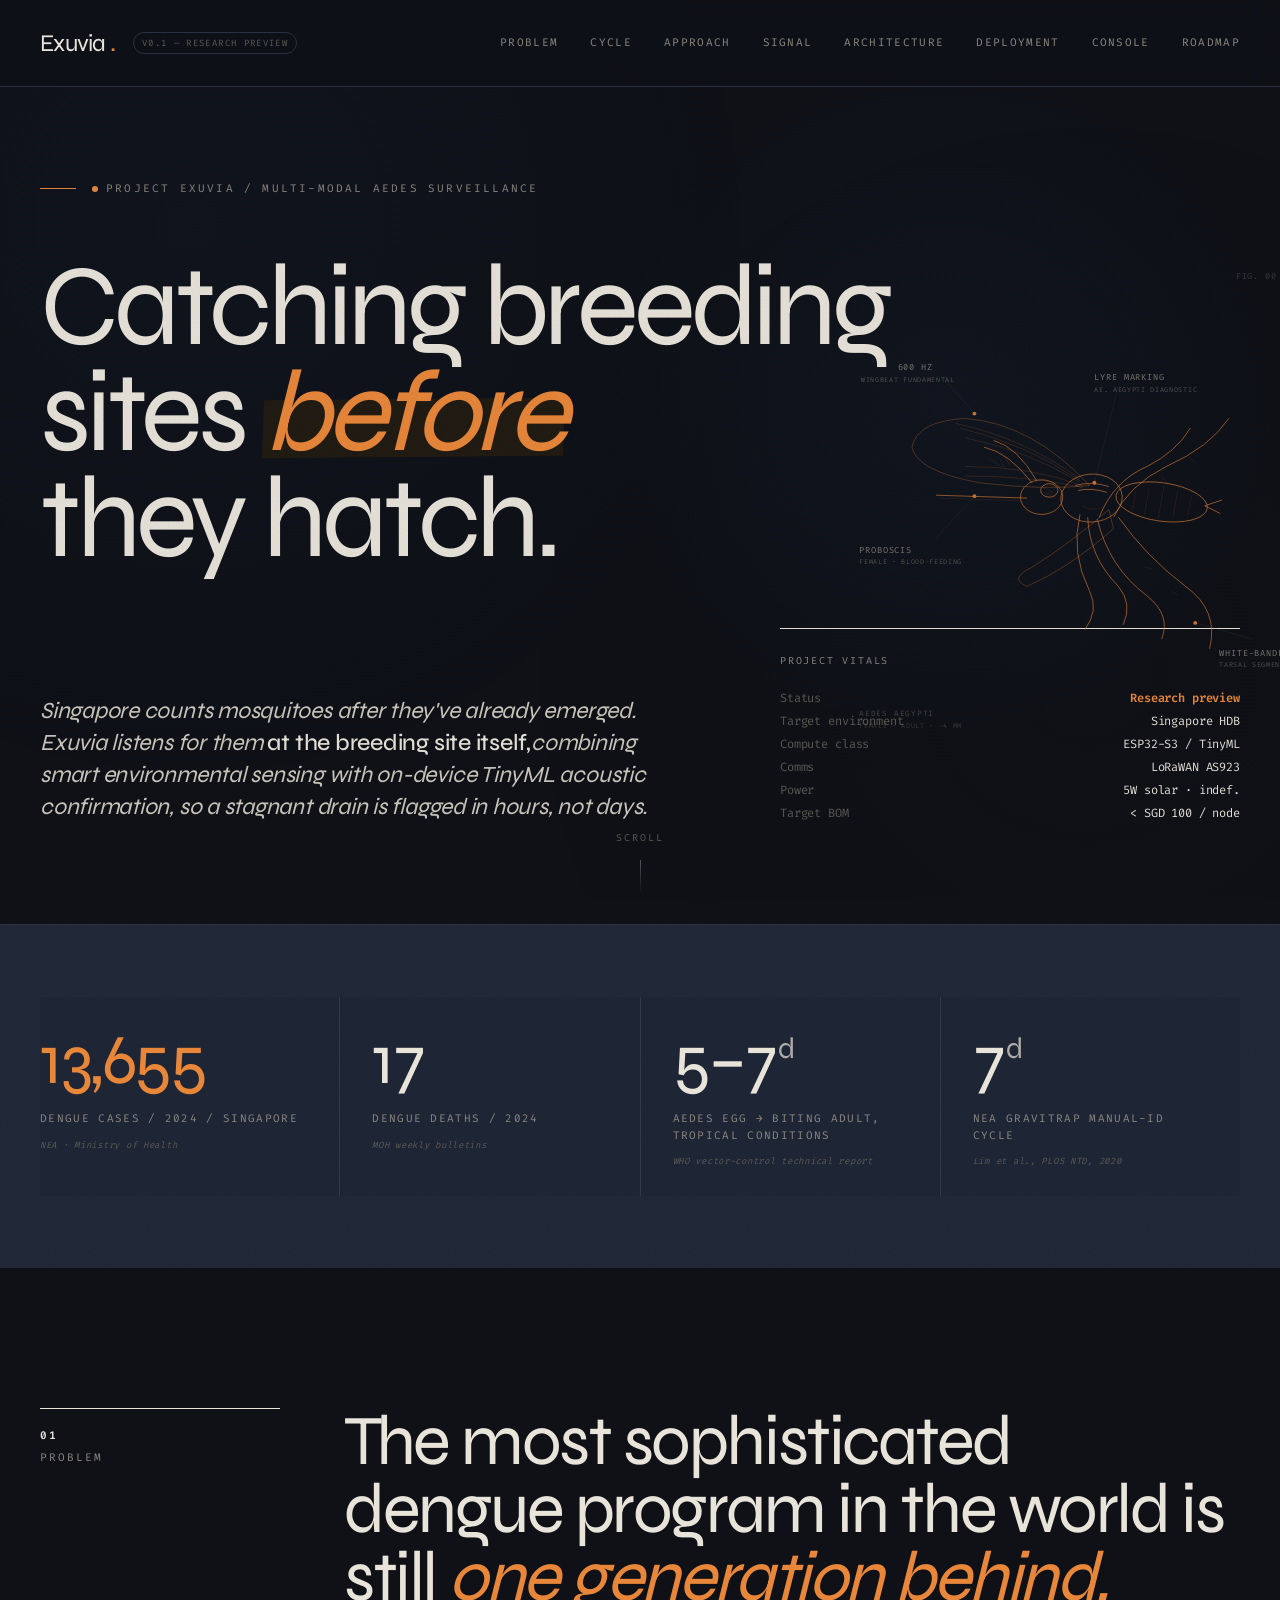
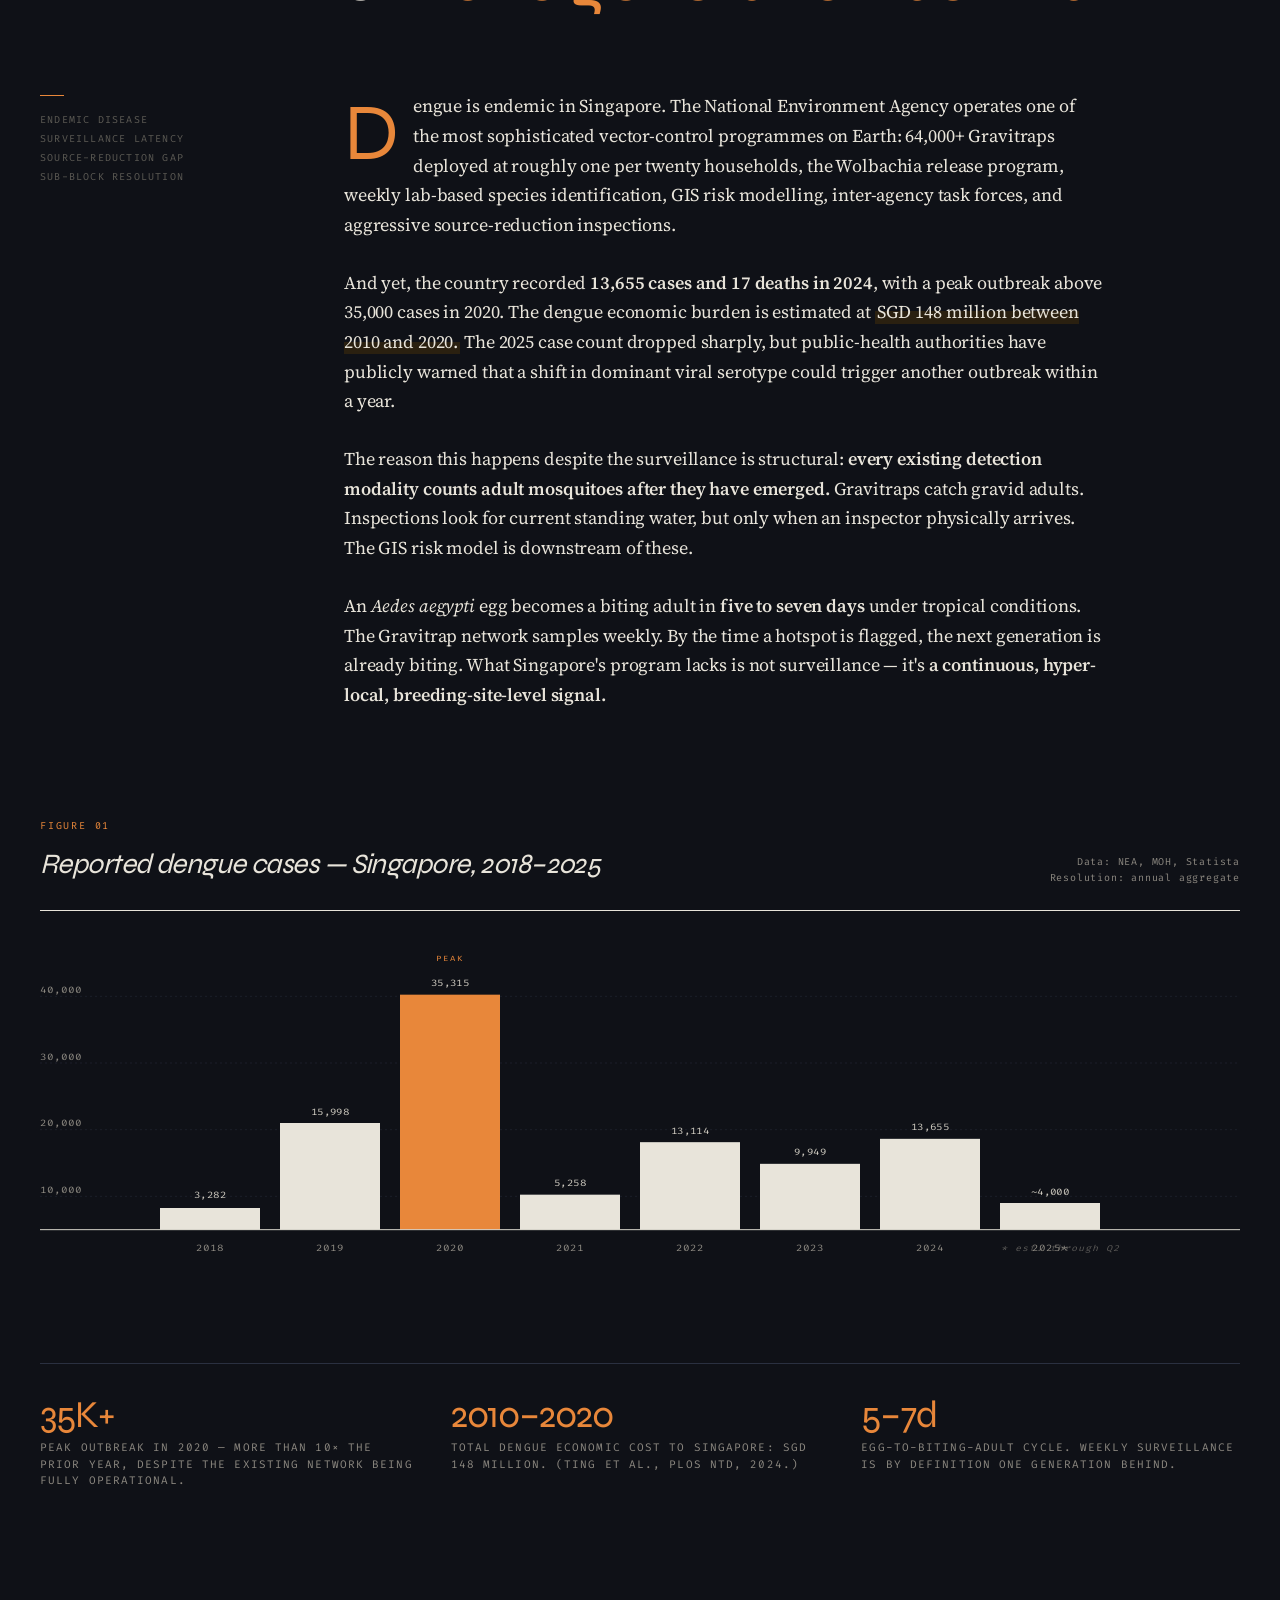
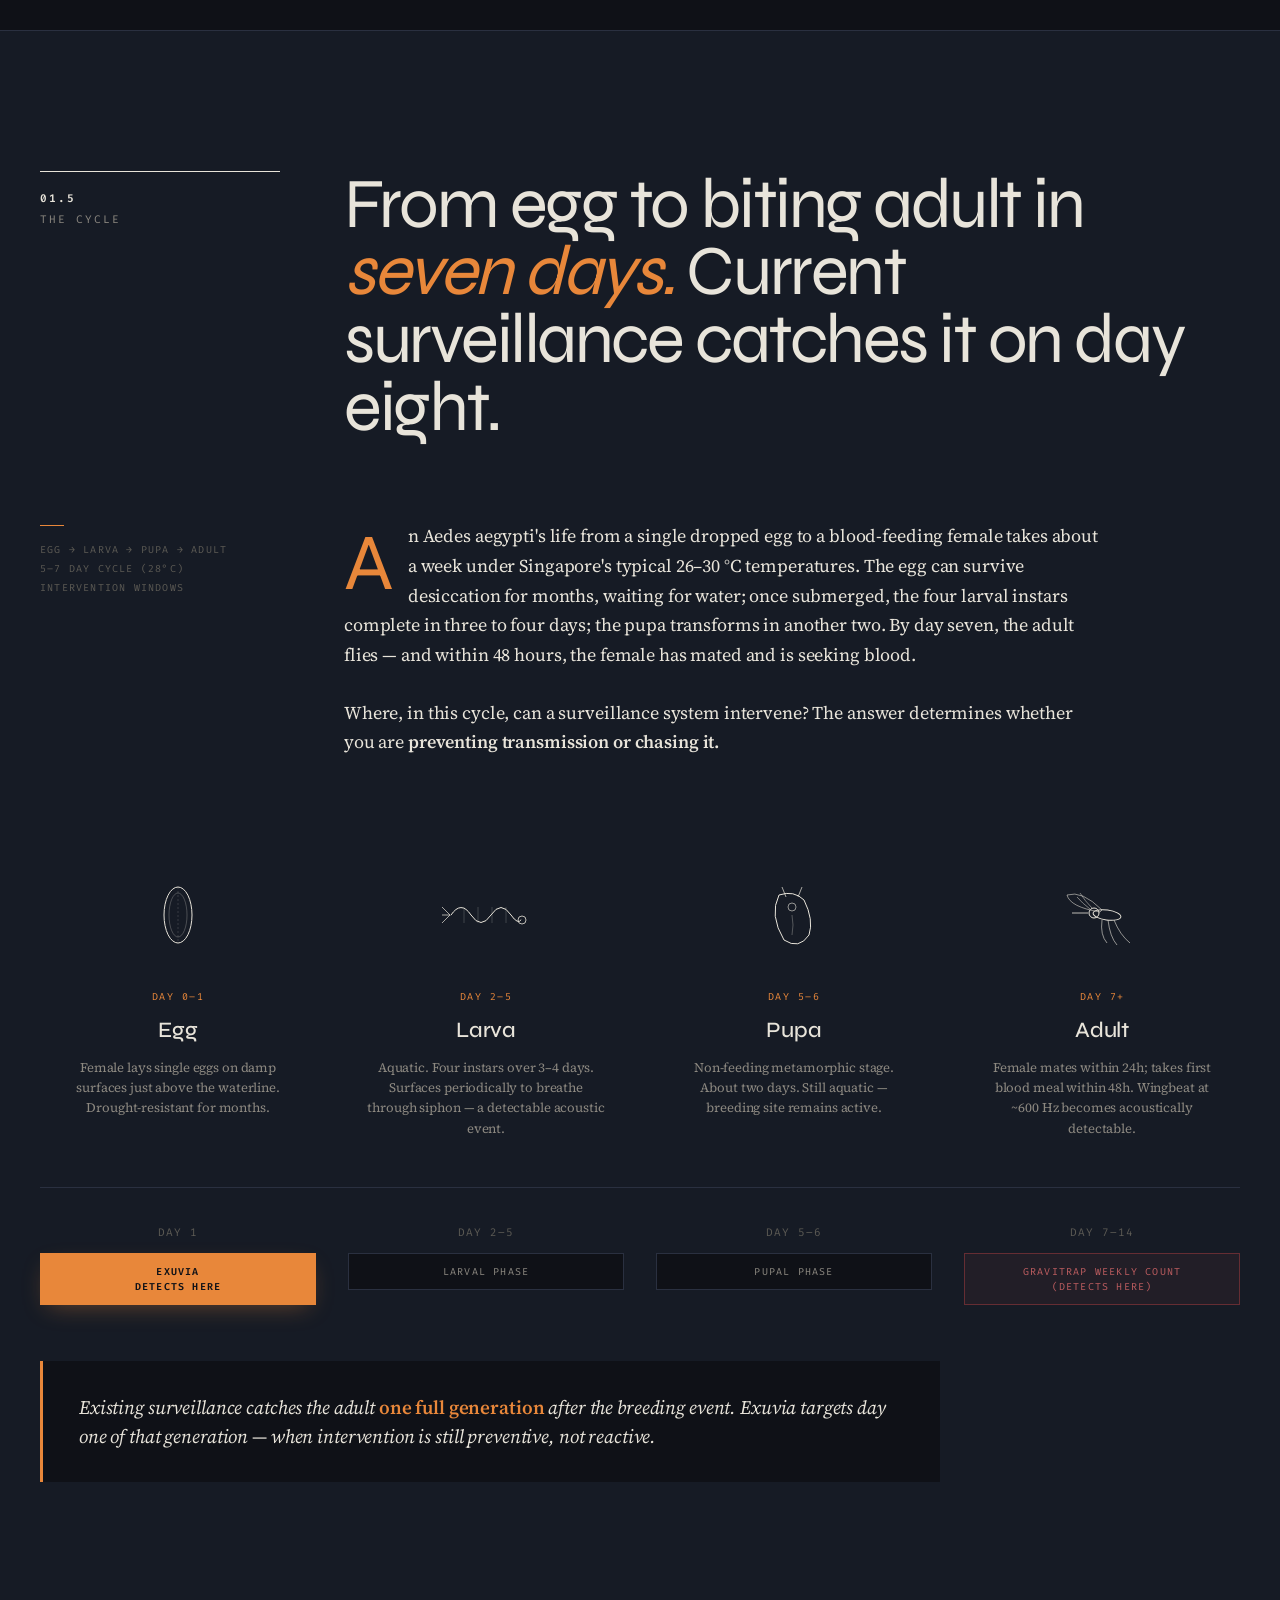
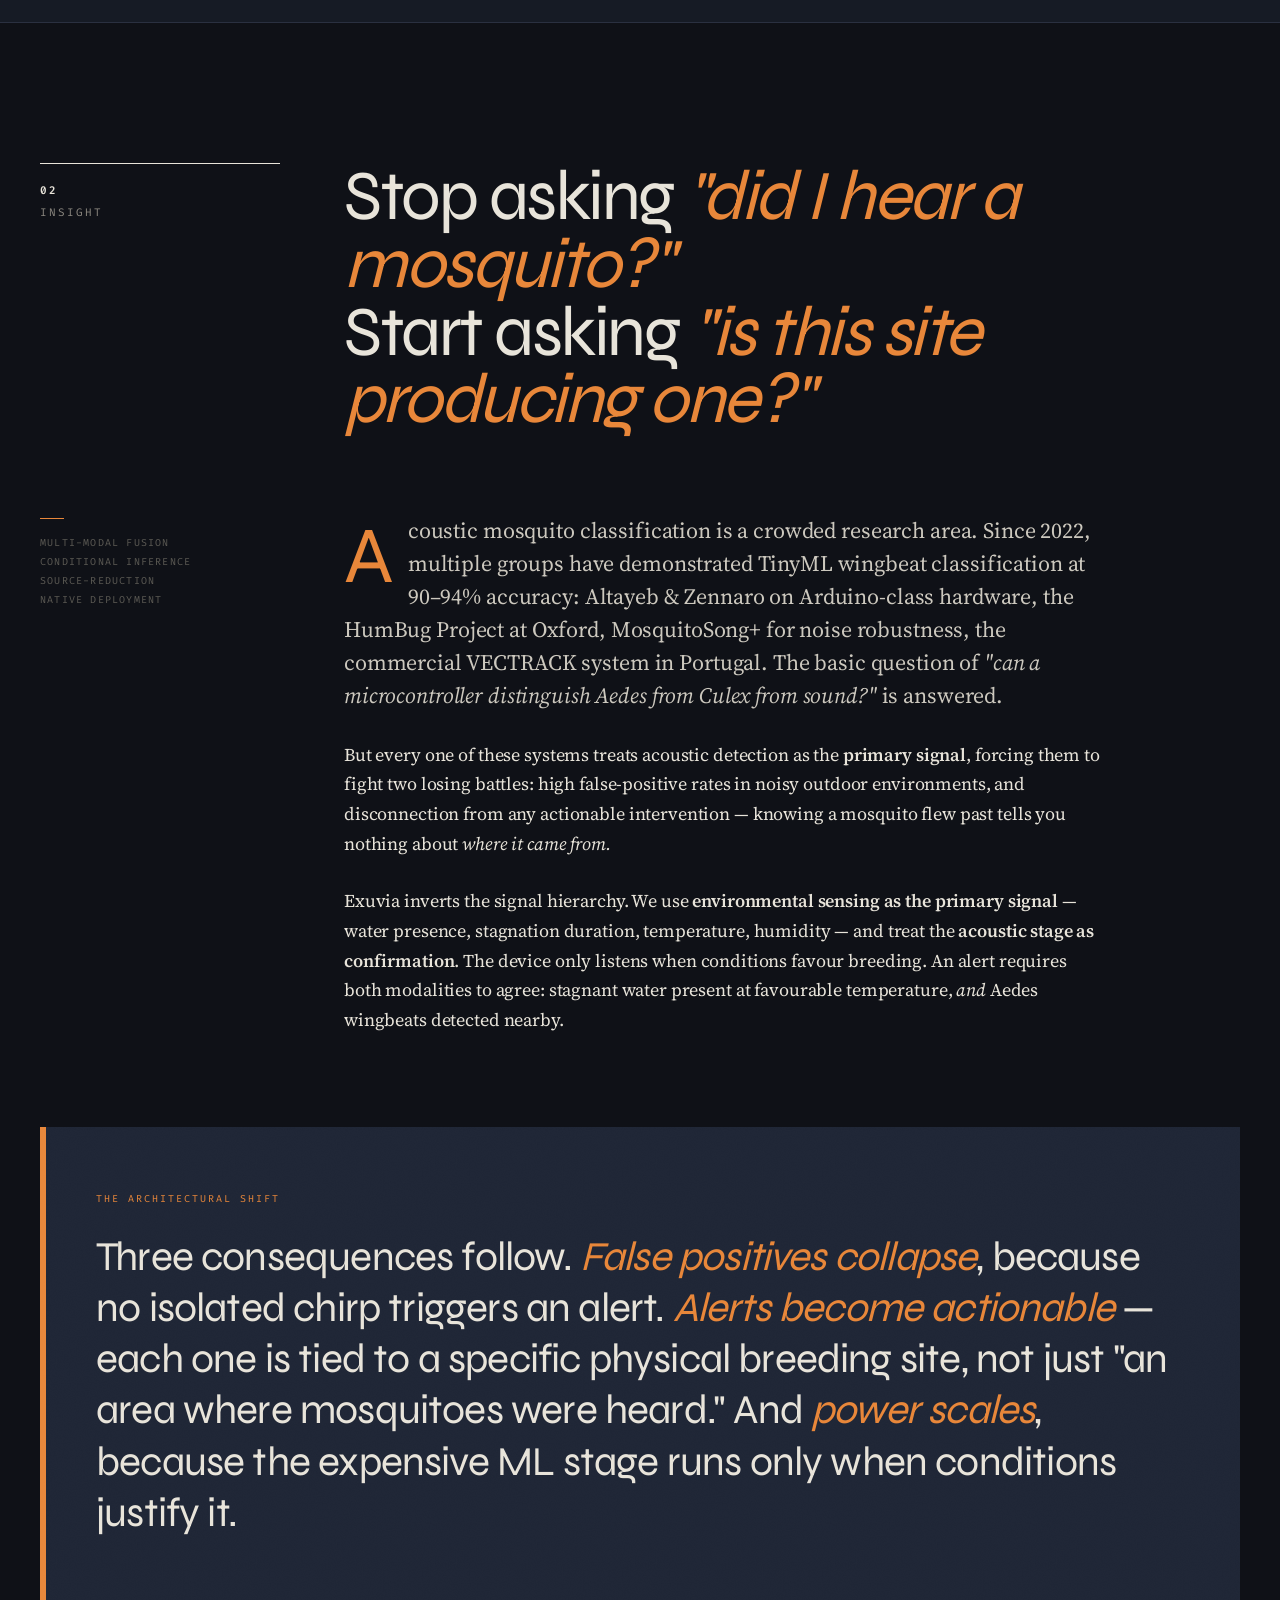
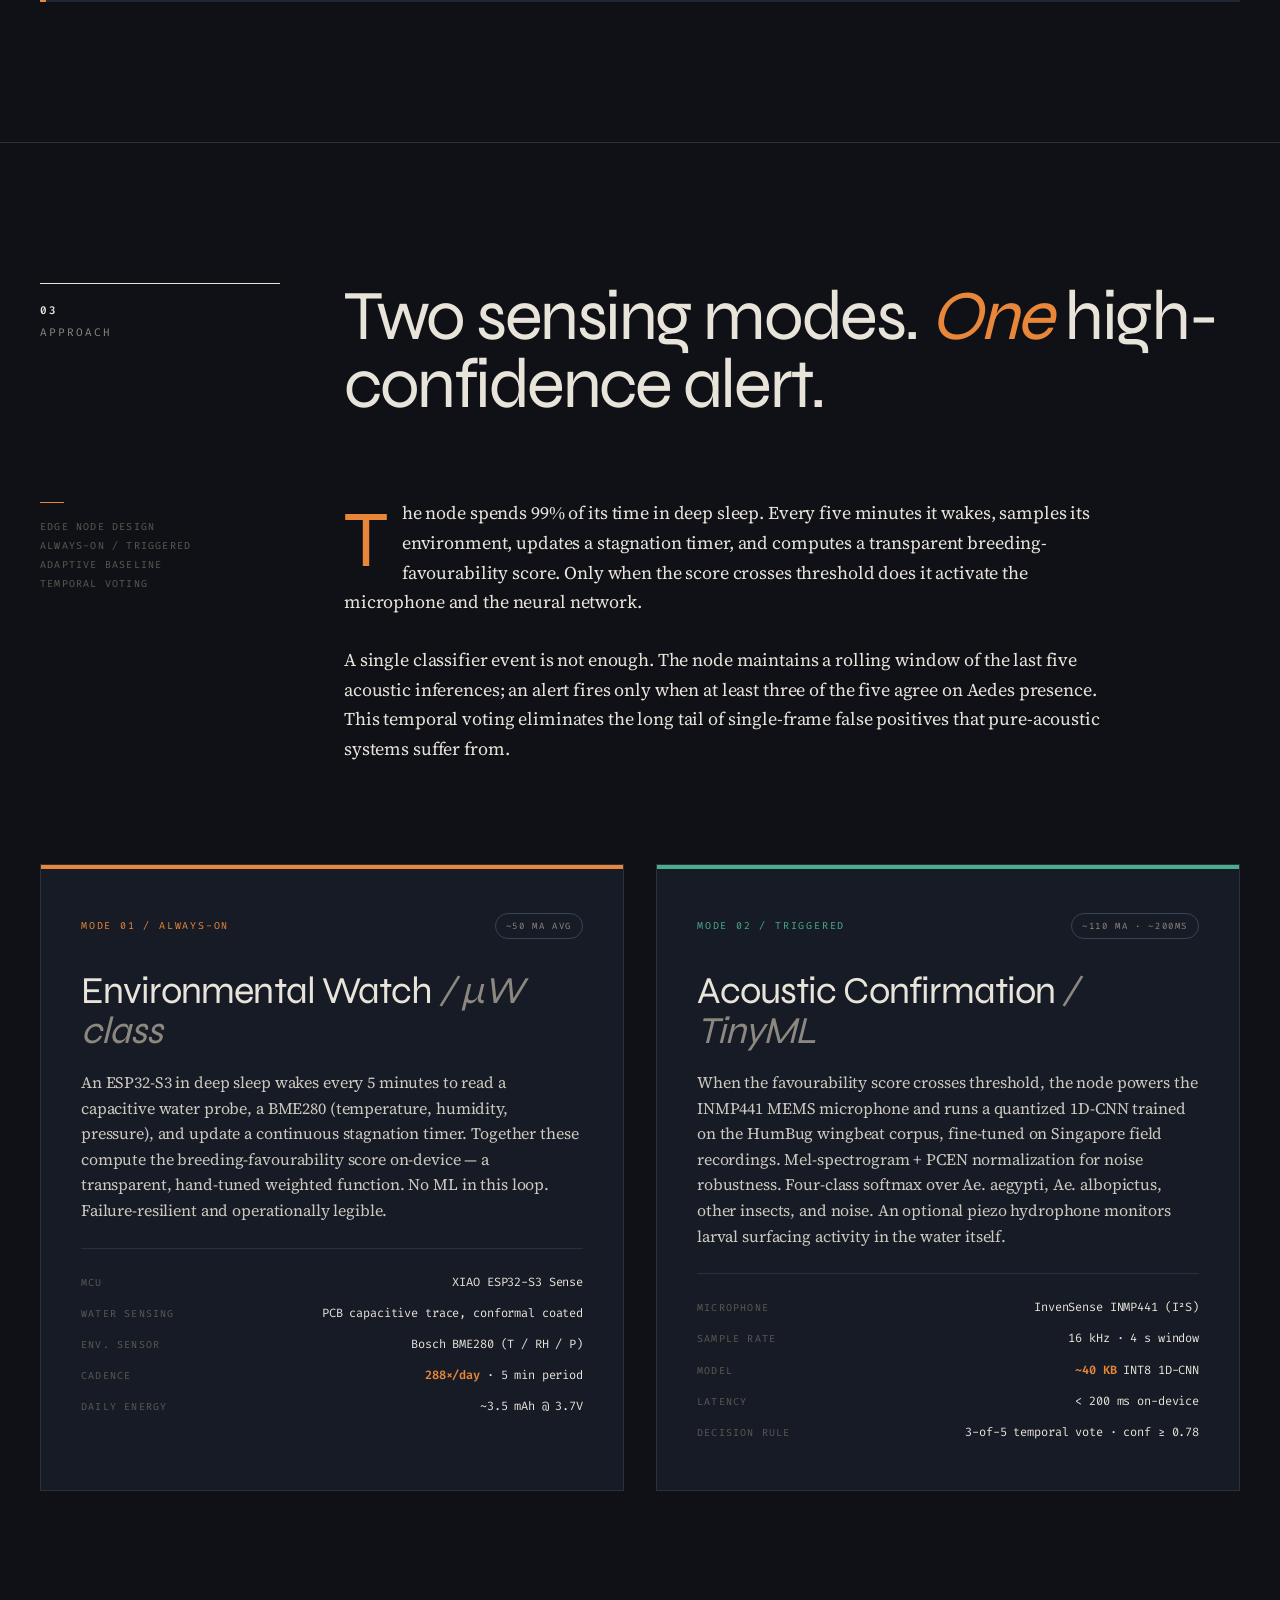
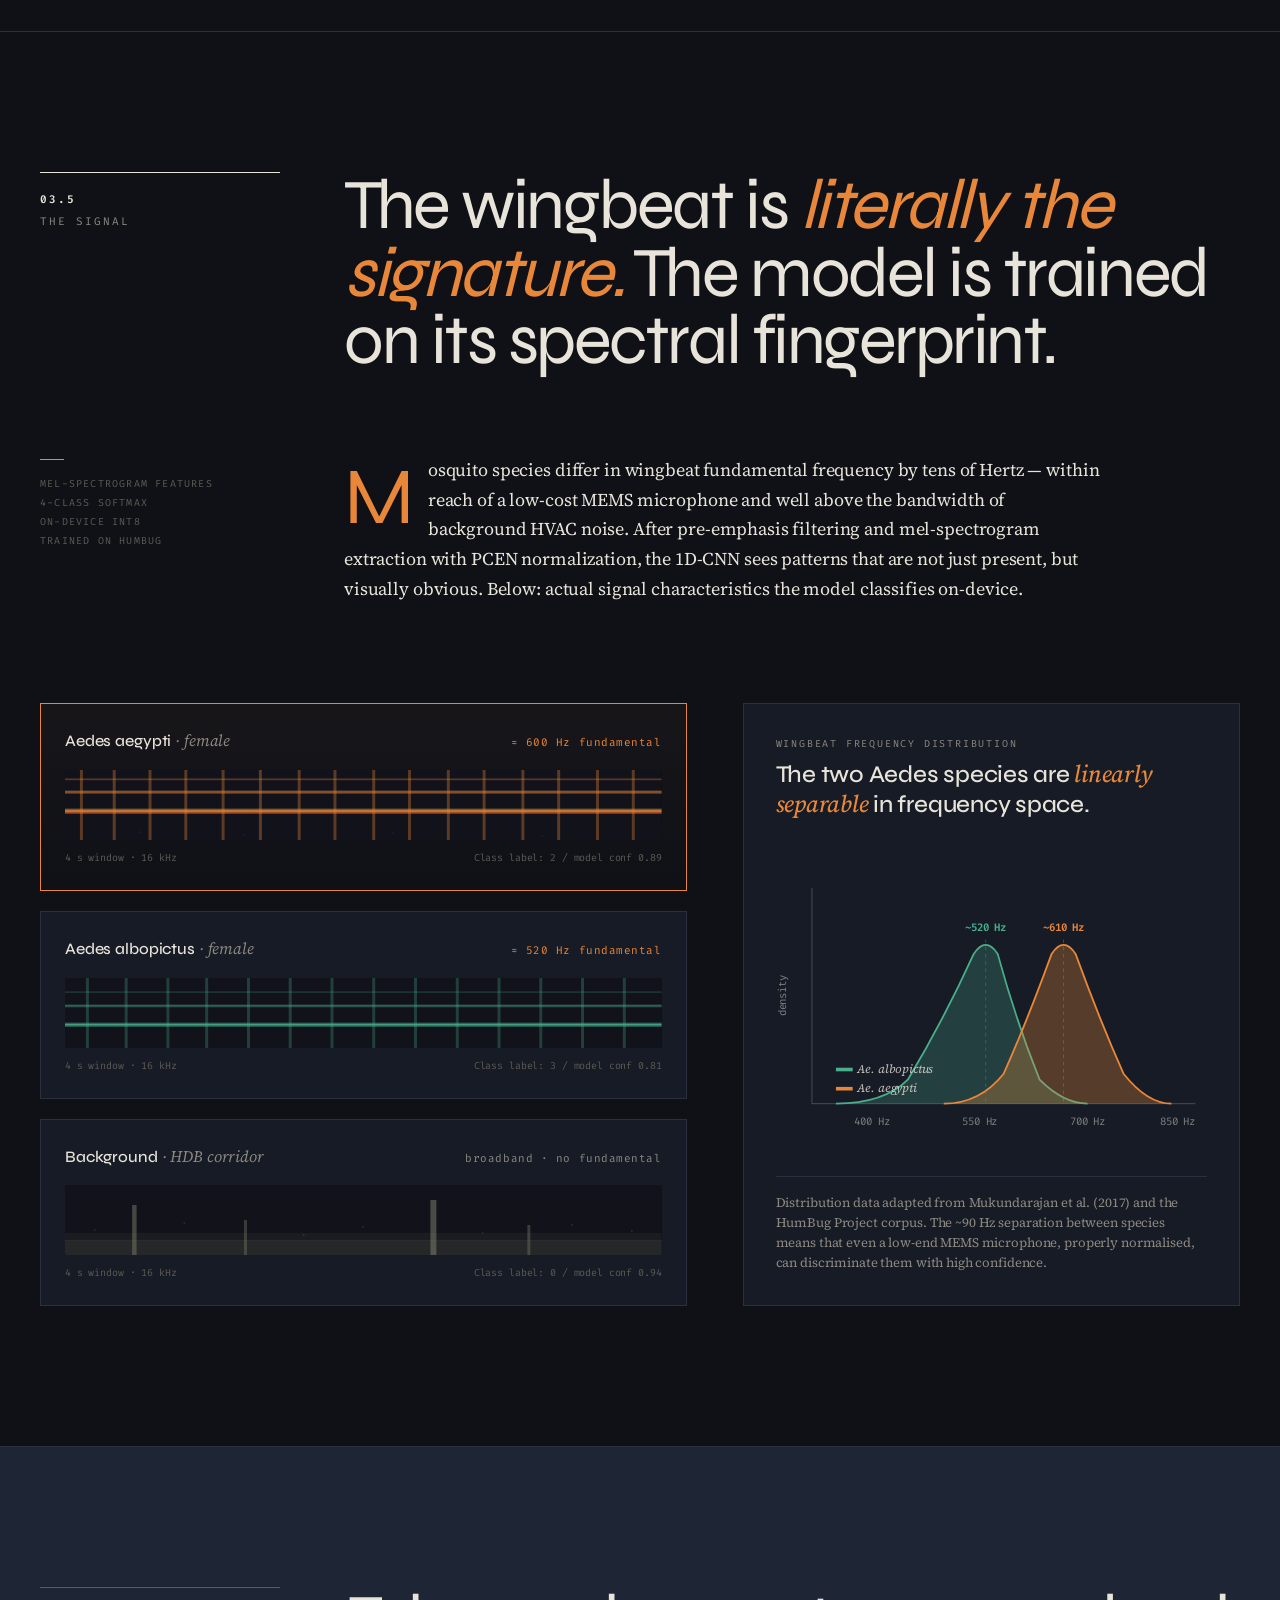
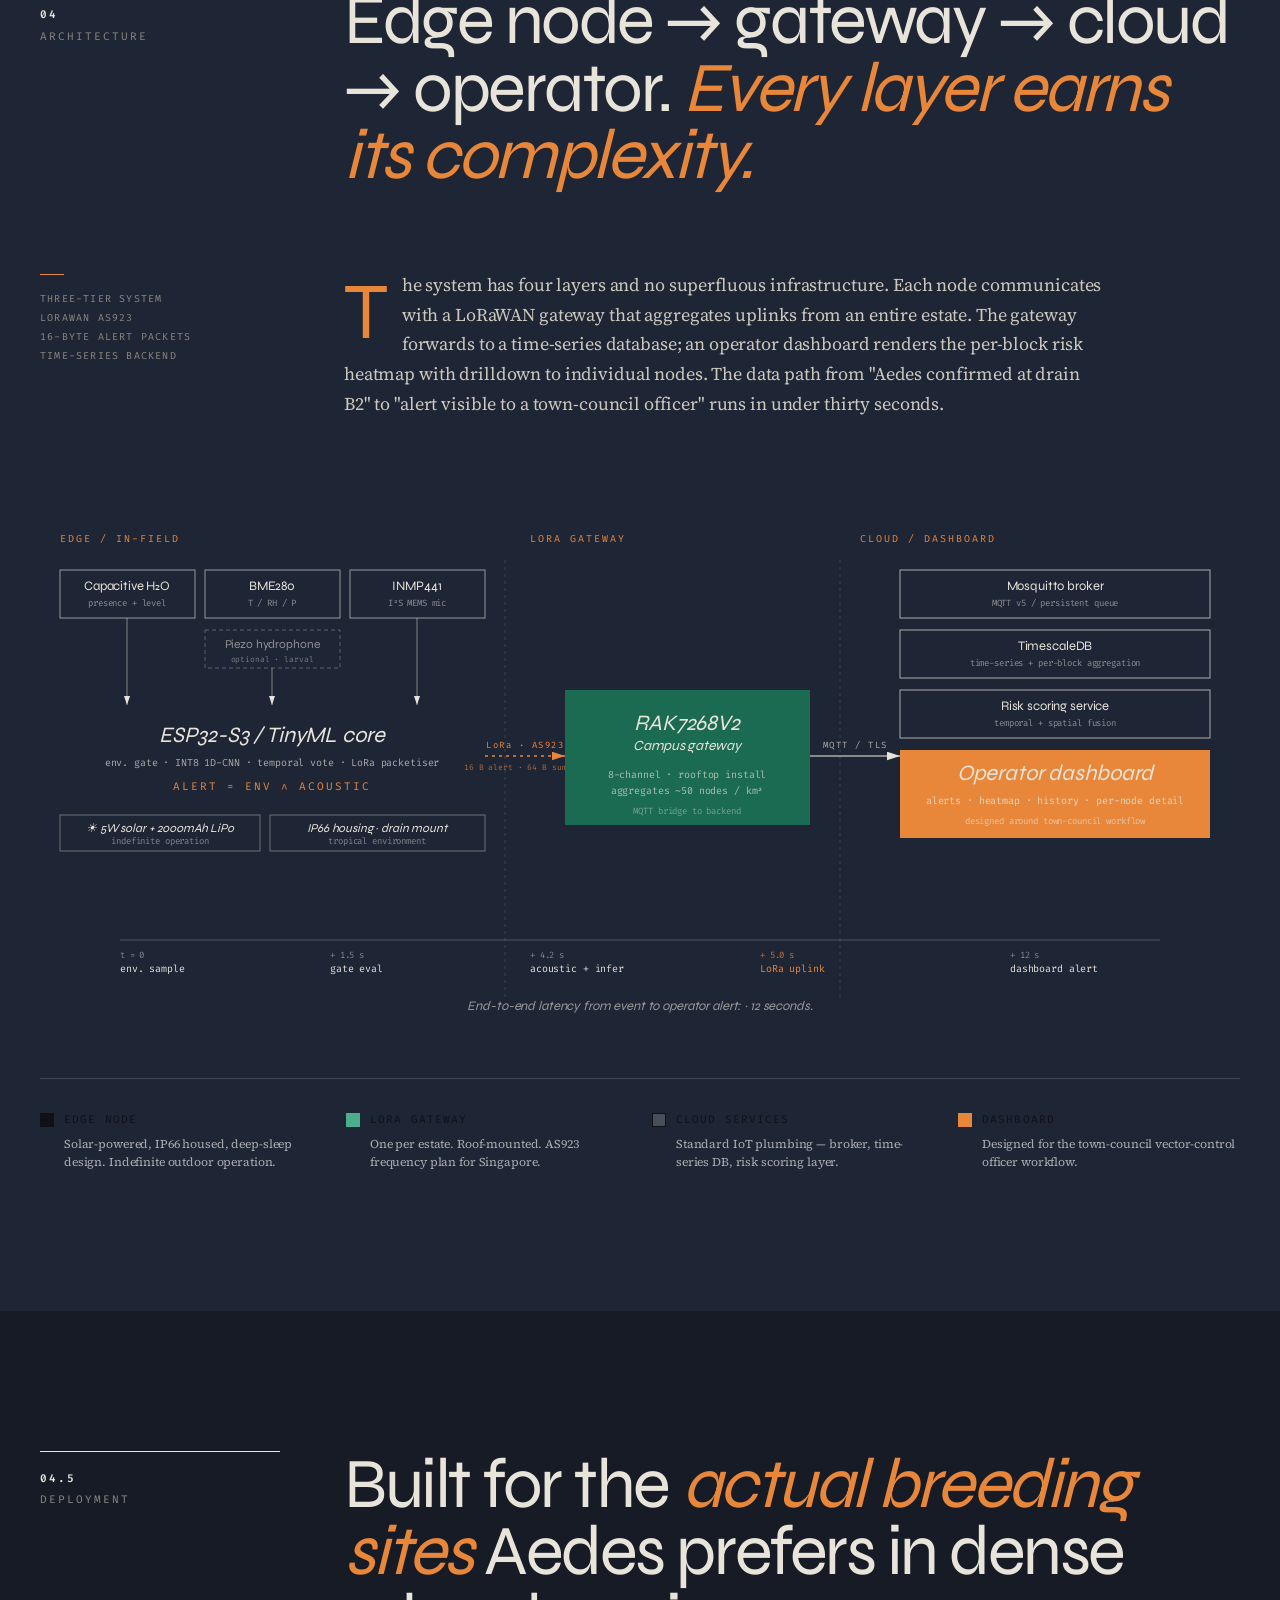
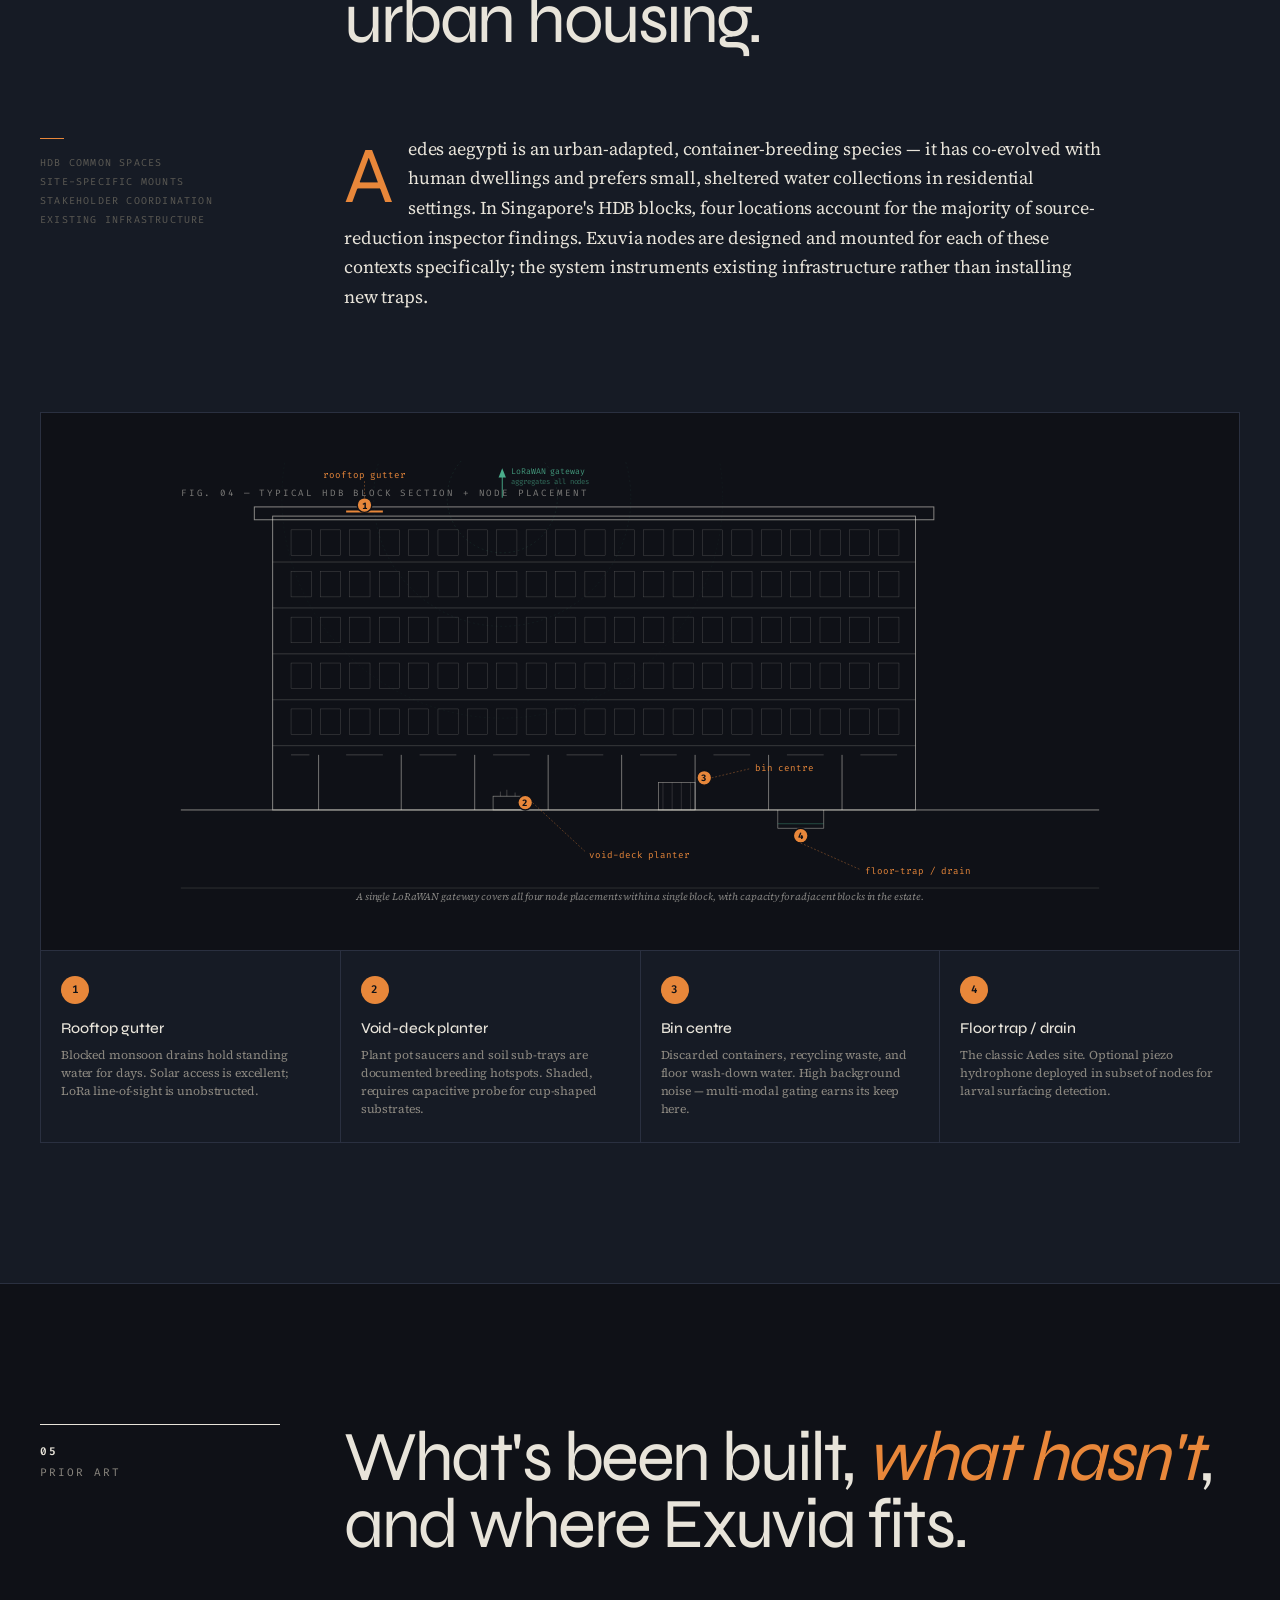
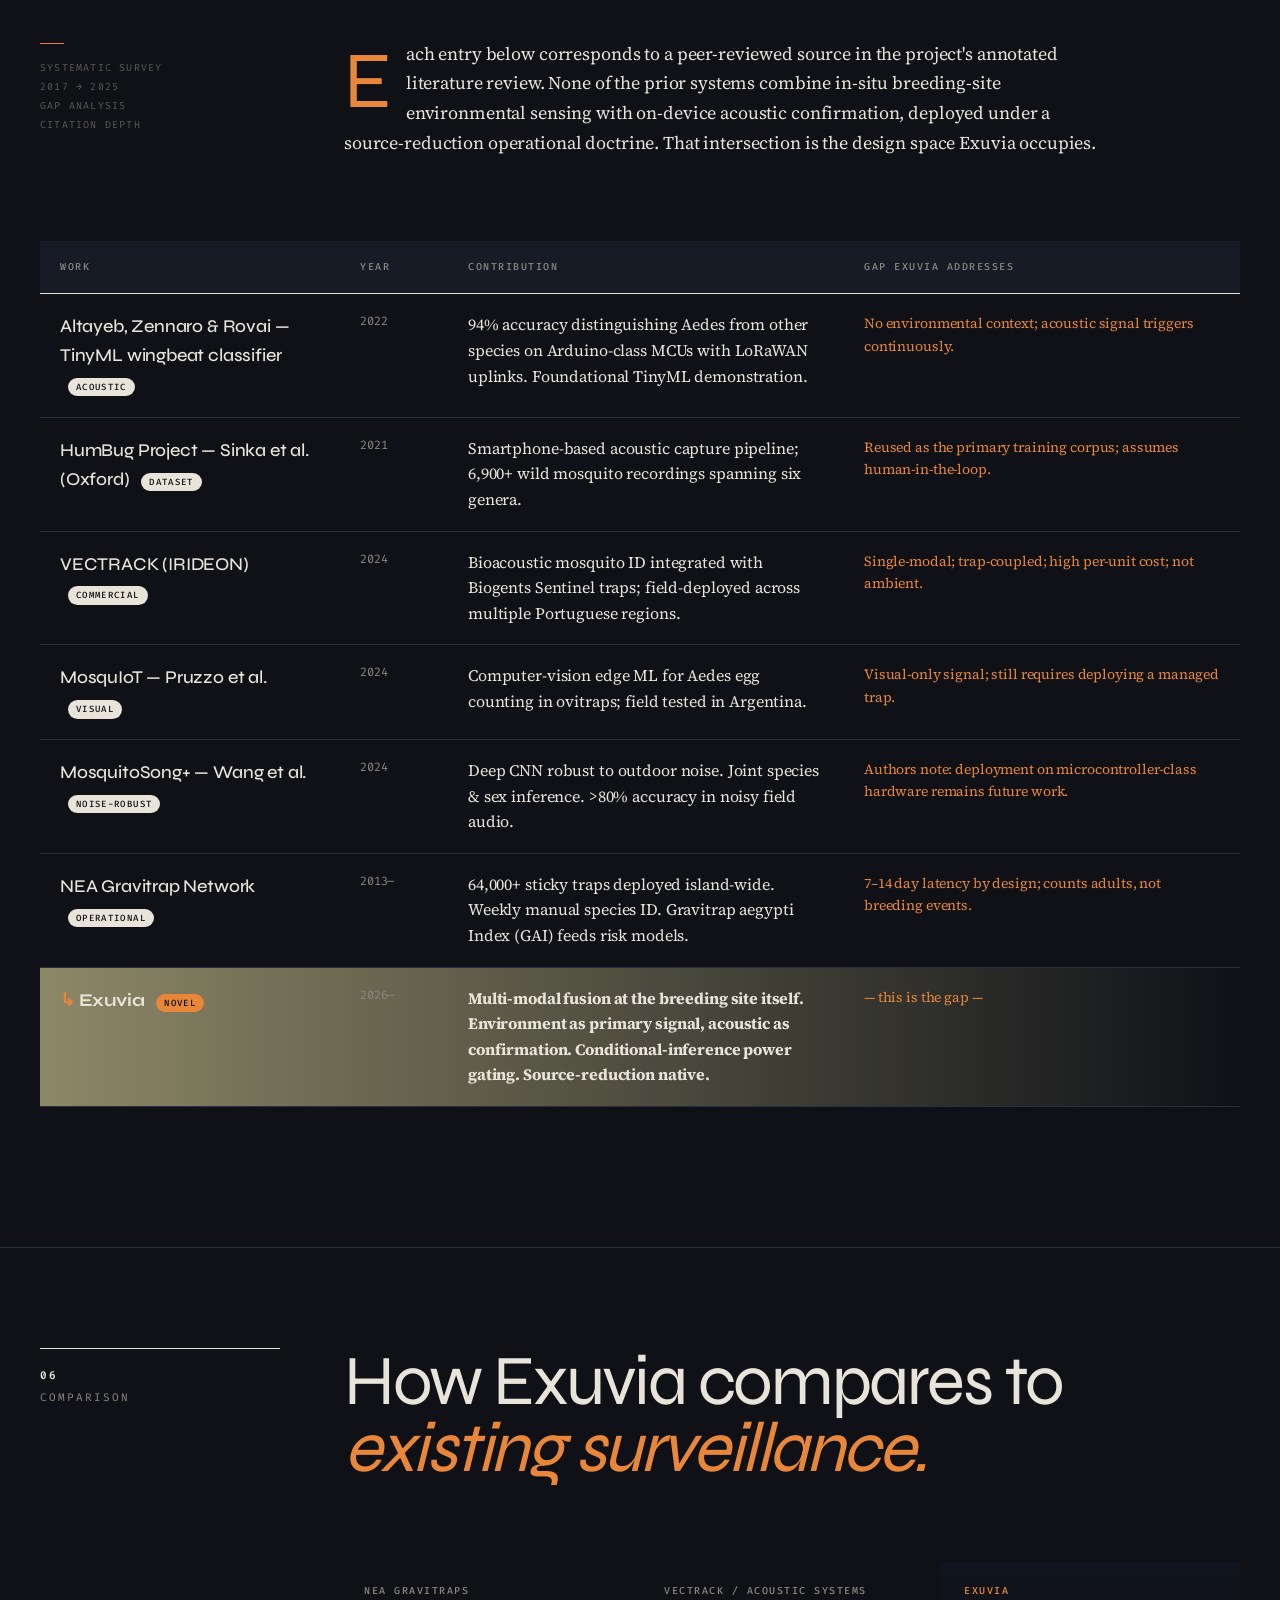
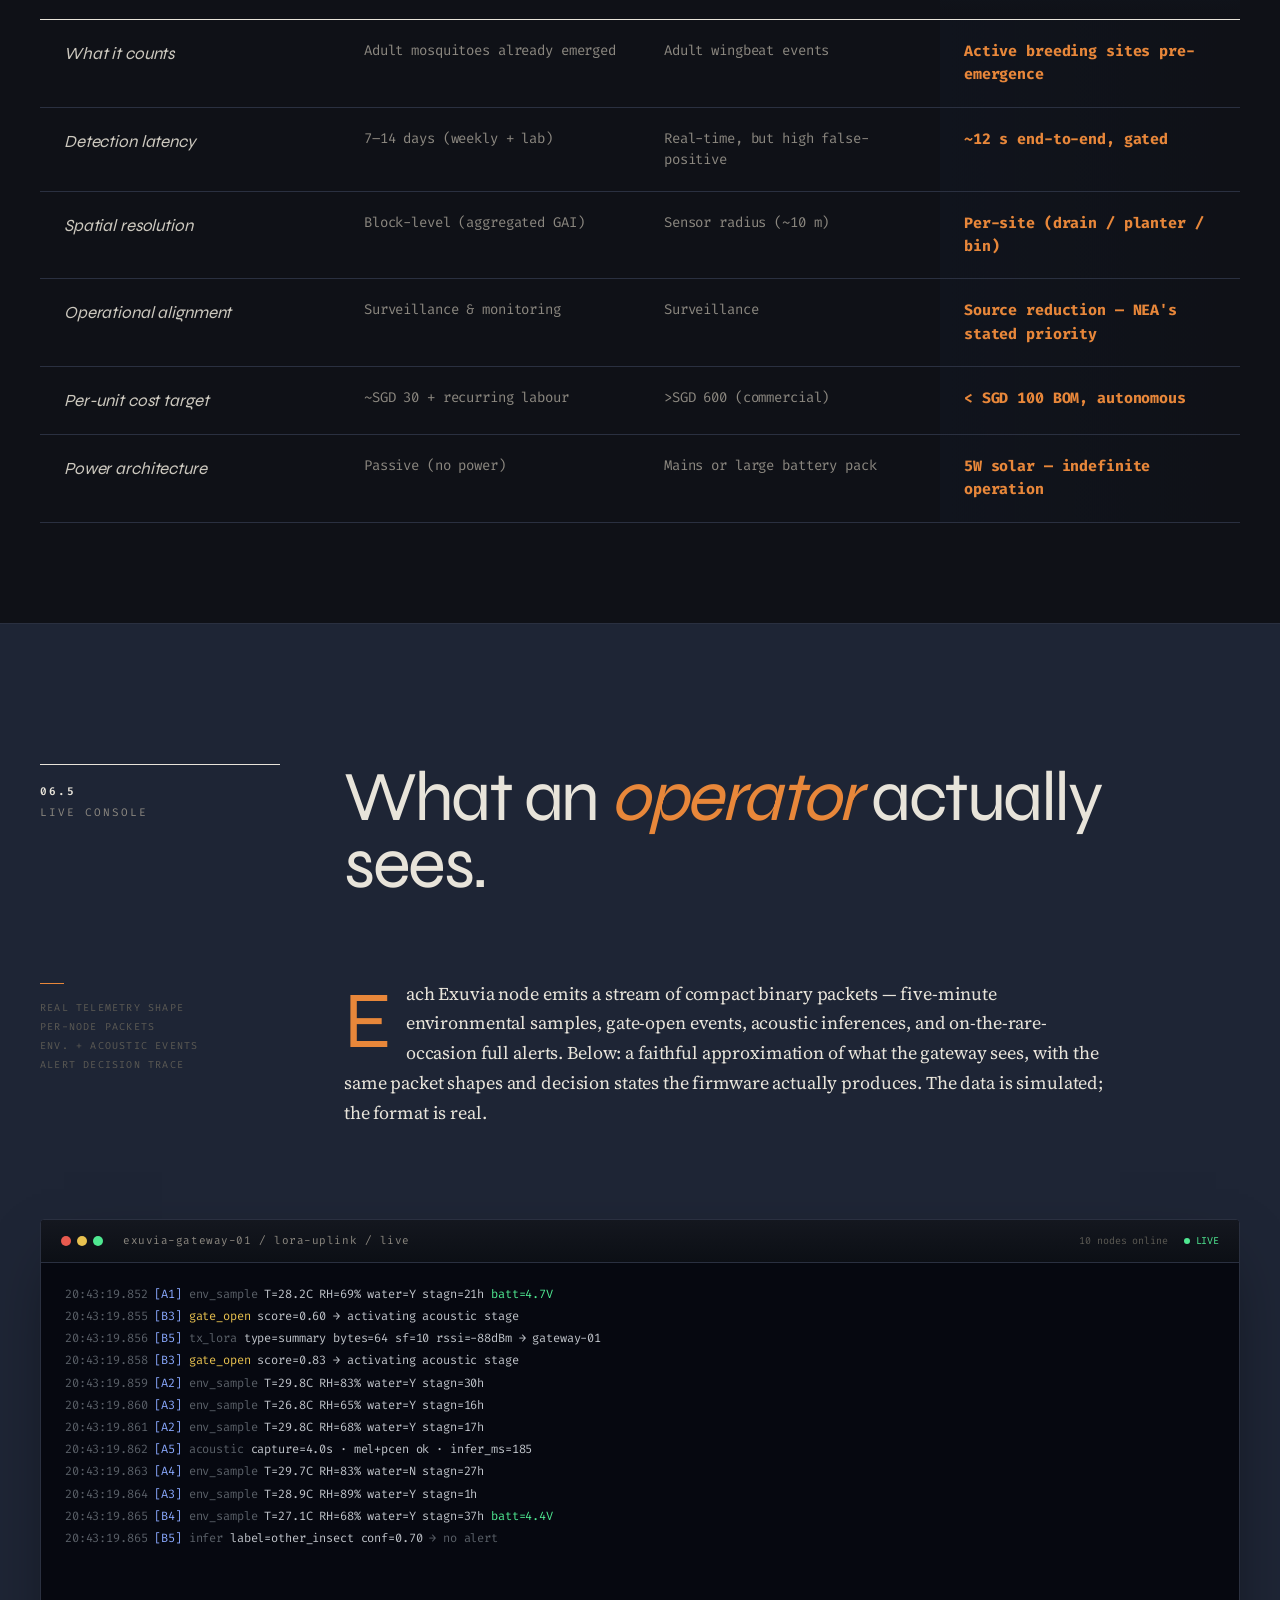
<file: index.html>
<!DOCTYPE html>
<html lang="en">
<head>
<meta charset="UTF-8" />
<meta name="viewport" content="width=device-width, initial-scale=1.0" />
<title>Exuvia — Catching breeding sites before they hatch.</title>
<meta name="description" content="A multi-modal edge-AI sensor network for proactive Aedes aegypti breeding-site detection in Singapore's HDB environment." />

<link rel="preconnect" href="https://fonts.googleapis.com">
<link rel="preconnect" href="https://fonts.gstatic.com" crossorigin>
<link href="https://fonts.googleapis.com/css2?family=Syne:wght@400;500;600;700;800&family=Source+Serif+4:ital,opsz,wght@0,8..60,300;0,8..60,400;0,8..60,600;1,8..60,300;1,8..60,400&family=Fira+Code:wght@400;500;600&display=swap" rel="stylesheet">

<style>
:root {
  --paper:      #0f1117;
  --paper-2:    #161b25;
  --paper-3:    #1e2535;
  --ink:        #e8e4da;
  --ink-2:      #ccc8be;
  --ink-3:      #8c8880;
  --ink-4:      #5c5a54;
  --rule:       #2a3040;
  --rule-2:     #3a4355;
  --accent:     #e8873a;          /* amber-orange */
  --accent-2:   #4aad8b;          /* muted teal */
  --amber:      #e8873a;
  --highlight:  #2a2010;
  --max:        1320px;
}

* { box-sizing: border-box; margin: 0; padding: 0; }
*:focus-visible { outline: 2px solid var(--accent); outline-offset: 4px; }

html { scroll-behavior: smooth; }

body {
  background: var(--paper);
  color: var(--ink);
  font-family: 'Source Serif 4', Georgia, serif;
  font-weight: 400;
  font-size: 16px;
  line-height: 1.6;
  letter-spacing: -0.008em;
  -webkit-font-smoothing: antialiased;
  position: relative;
  overflow-x: hidden;
}

/* paper grain + soft warm vignette */
body::before {
  content: "";
  position: fixed;
  inset: 0;
  background-image:
    radial-gradient(circle at 15% 25%, rgba(42,92,170,0.04) 0%, transparent 45%),
    radial-gradient(circle at 85% 75%, rgba(20,20,20,0.04) 0%, transparent 45%);
  pointer-events: none;
  z-index: 1;
}
body::after {
  content: "";
  position: fixed;
  inset: 0;
  background-image: url("data:image/svg+xml;utf8,<svg xmlns='http://www.w3.org/2000/svg' width='240' height='240'><filter id='n'><feTurbulence type='fractalNoise' baseFrequency='0.92' numOctaves='2' seed='9'/><feColorMatrix values='0 0 0 0 0 0 0 0 0 0 0 0 0 0 0 0 0 0 0.09 0'/></filter><rect width='240' height='240' filter='url(%23n)'/></svg>");
  pointer-events: none;
  z-index: 2;
  opacity: 0.55;
  mix-blend-mode: multiply;
}

main, header, footer { position: relative; z-index: 3; }

h1, h2, h3, h4 {
  font-family: 'Syne', sans-serif;
  font-weight: 400;
  letter-spacing: -0.025em;
  line-height: 1.04;
  color: var(--ink);
  
}

a { color: inherit; text-decoration-color: var(--rule-2); text-underline-offset: 4px; text-decoration-thickness: 1px; transition: text-decoration-color 0.15s; }
a:hover { text-decoration-color: var(--accent); }

.mono { font-family: 'Fira Code', monospace; font-size: 0.85em; letter-spacing: 0; }

.container { max-width: var(--max); margin: 0 auto; padding: 0 40px; }

/* ============================================================
   TOP NAVIGATION
============================================================ */
.topbar {
  padding: 22px 0;
  position: fixed;
  top: 0;
  left: 0; right: 0;
  z-index: 50;
  background: rgba(15, 17, 23, 0.92);
  backdrop-filter: blur(12px) saturate(140%);
  border-bottom: 1px solid var(--rule);
  transition: padding 0.3s ease;
}
.topbar.scrolled { padding: 14px 0; }

.topbar-inner {
  display: flex; align-items: center; justify-content: space-between;
}
.brand {
  font-family: 'Syne', sans-serif;
  font-size: 24px;
  font-weight: 400;
  letter-spacing: -0.03em;
  
  display: flex; align-items: baseline; gap: 4px;
}
.brand .dot { color: var(--accent); font-size: 1.1em; }
.brand .v {
  font-family: 'Fira Code', monospace;
  font-size: 9px;
  letter-spacing: 0.15em;
  text-transform: uppercase;
  color: var(--ink-4);
  margin-left: 14px;
  padding: 3px 8px;
  border: 1px solid var(--rule);
  border-radius: 100px;
  align-self: center;
}
.topnav { display: flex; gap: 32px; font-family: 'Fira Code', monospace; font-size: 11px; letter-spacing: 0.12em; text-transform: uppercase; }
.topnav a { color: var(--ink-3); text-decoration: none; transition: color 0.15s; }
.topnav a:hover { color: var(--accent); }

/* ============================================================
   HERO
============================================================ */
.hero {
  padding: 180px 0 100px;
  position: relative;
  border-bottom: 1px solid var(--rule);
  overflow: hidden;
}

.hero::before {
  content: "";
  position: absolute;
  top: 0; right: -5%;
  width: 800px; height: 800px;
  background: radial-gradient(circle, rgba(42,92,170,0.06) 0%, transparent 60%);
  pointer-events: none;
  z-index: 0;
}

.hero-grid {
  position: relative;
  z-index: 2;
}

.hero-eyebrow {
  font-family: 'Fira Code', monospace;
  font-size: 11px;
  letter-spacing: 0.2em;
  text-transform: uppercase;
  color: var(--ink-3);
  margin-bottom: 56px;
  display: flex;
  align-items: center;
  gap: 16px;
  animation: fadeUp 1s ease-out both;
}
.hero-eyebrow::before {
  content: "";
  width: 36px; height: 1px;
  background: var(--accent);
}
.hero-eyebrow .pulse {
  width: 6px; height: 6px;
  background: var(--accent);
  border-radius: 50%;
  margin-right: -8px;
  animation: pulse 2s infinite;
}
@keyframes pulse {
  0%, 100% { opacity: 1; transform: scale(1); }
  50% { opacity: 0.4; transform: scale(0.7); }
}

.hero h1 {
  font-size: clamp(56px, 9vw, 148px);
  font-weight: 300;
  letter-spacing: -0.045em;
  line-height: 0.92;
  margin-bottom: 56px;
  max-width: 1200px;
  
  animation: fadeUp 1s ease-out 0.1s both;
}
.hero h1 em {
  font-style: italic;
  font-weight: 300;
  color: var(--accent);
  
}
.hero h1 .underline {
  position: relative;
  display: inline-block;
}
.hero h1 .underline::after {
  content: "";
  position: absolute;
  bottom: 0.08em;
  left: 0; right: 0;
  height: 0.5em;
  background: var(--highlight);
  z-index: -1;
  opacity: 0.7;
  transform: skew(-2deg, -0.5deg);
}

.hero-body {
  display: grid;
  grid-template-columns: 1.4fr 1fr;
  gap: 96px;
  align-items: end;
  animation: fadeUp 1s ease-out 0.25s both;
}

.hero-lede {
  font-family: 'Syne', sans-serif;
  font-size: clamp(20px, 1.8vw, 26px);
  line-height: 1.4;
  font-weight: 300;
  font-style: italic;
  color: var(--ink-2);
  max-width: 660px;
  letter-spacing: -0.01em;
  
}
.hero-lede strong { font-style: normal; font-weight: 500; color: var(--ink); }

.hero-vitals {
  border-top: 1px solid var(--ink);
  padding-top: 24px;
}
.hero-vitals .vital-title {
  font-family: 'Fira Code', monospace;
  font-size: 10px;
  letter-spacing: 0.18em;
  text-transform: uppercase;
  color: var(--ink-3);
  margin-bottom: 20px;
}
.hero-vitals .vital-grid {
  display: grid;
  grid-template-columns: 1fr 1fr;
  gap: 4px 32px;
  font-family: 'Fira Code', monospace;
  font-size: 12px;
  color: var(--ink-2);
}
.hero-vitals .vital-grid .label { color: var(--ink-4); }
.hero-vitals .vital-grid .value { color: var(--ink); text-align: right; }
.hero-vitals .vital-grid .value em { color: var(--accent); font-style: normal; font-weight: 600; }

/* Animated heading reveal */
@keyframes fadeUp {
  from { opacity: 0; transform: translateY(28px); }
  to { opacity: 1; transform: translateY(0); }
}

/* Scroll cue */
.scroll-cue {
  position: absolute;
  bottom: 32px;
  left: 50%;
  transform: translateX(-50%);
  font-family: 'Fira Code', monospace;
  font-size: 10px;
  letter-spacing: 0.2em;
  text-transform: uppercase;
  color: var(--ink-4);
  display: flex;
  flex-direction: column;
  align-items: center;
  gap: 14px;
  animation: fadeIn 1s ease-out 1.5s both;
}
.scroll-cue::after {
  content: "";
  width: 1px;
  height: 32px;
  background: linear-gradient(to bottom, var(--ink-4), transparent);
  animation: scrollPulse 2s ease-in-out infinite;
}
@keyframes scrollPulse {
  0%, 100% { opacity: 0.4; transform: scaleY(0.7); transform-origin: top; }
  50% { opacity: 1; transform: scaleY(1); }
}
@keyframes fadeIn {
  from { opacity: 0; }
  to { opacity: 1; }
}

/* ============================================================
   STATS RIBBON
============================================================ */
.stats-ribbon {
  background: var(--paper-3);
  color: var(--ink);
  padding: 72px 0;
  position: relative;
  overflow: hidden;
}
.stats-ribbon::before {
  content: "";
  position: absolute;
  inset: 0;
  background-image: url("data:image/svg+xml;utf8,<svg xmlns='http://www.w3.org/2000/svg' width='200' height='200'><filter id='n'><feTurbulence type='fractalNoise' baseFrequency='0.85' numOctaves='2' seed='2'/><feColorMatrix values='0 0 0 0 1 0 0 0 0 1 0 0 0 0 1 0 0 0 0.04 0'/></filter><rect width='200' height='200' filter='url(%23n)'/></svg>");
  opacity: 0.6;
  pointer-events: none;
}
.stats-ribbon .container { position: relative; }

.stats-row {
  display: grid;
  grid-template-columns: repeat(4, 1fr);
  gap: 1px;
  background: rgba(255,255,255,0.08);
}
.stat-cell {
  background: var(--paper-3);
  padding: 28px 28px 28px 0;
  display: flex;
  flex-direction: column;
  gap: 4px;
}
.stat-cell:not(:first-child) { padding-left: 32px; }
.stat-num {
  font-family: 'Syne', sans-serif;
  font-weight: 300;
  font-size: clamp(48px, 5.5vw, 76px);
  line-height: 1;
  letter-spacing: -0.035em;
  color: var(--ink);
  
}
.stat-num .unit {
  font-size: 0.42em;
  vertical-align: super;
  opacity: 0.7;
  margin-left: 4px;
  letter-spacing: 0;
}
.stat-num.accent { color: var(--accent); }
.stat-label {
  font-family: 'Fira Code', monospace;
  font-size: 11px;
  letter-spacing: 0.12em;
  text-transform: uppercase;
  color: var(--ink-3);
  margin-top: 12px;
  line-height: 1.5;
}
.stat-source {
  font-family: 'Fira Code', monospace;
  font-size: 9px;
  letter-spacing: 0.08em;
  color: var(--ink-4);
  margin-top: 6px;
  font-style: italic;
}

/* ============================================================
   SECTION BASE
============================================================ */
section.content { padding: 140px 0; border-bottom: 1px solid var(--rule); position: relative; }
section.content.tight { padding: 100px 0; }
section.dark { background: var(--paper-3); color: var(--ink); border-bottom: none; }
section.dark h1, section.dark h2, section.dark h3 { color: var(--ink); }
section.dark .aside { color: var(--ink-3); }
section.dark a { color: var(--ink); }

.section-head {
  display: grid;
  grid-template-columns: 240px 1fr;
  gap: 64px;
  margin-bottom: 80px;
  align-items: start;
}
.section-num {
  font-family: 'Fira Code', monospace;
  font-size: 11px;
  letter-spacing: 0.18em;
  text-transform: uppercase;
  color: var(--ink-3);
  padding-top: 18px;
  border-top: 1px solid var(--ink);
  display: flex;
  flex-direction: column;
  gap: 4px;
}
.section-num .id { color: var(--ink); font-weight: 600; }
section.dark .section-num { color: var(--ink-3); border-top-color: var(--ink-4); }
section.dark .section-num .id { color: var(--ink); }

.section-head h2 {
  font-size: clamp(42px, 5.5vw, 84px);
  font-weight: 300;
  letter-spacing: -0.035em;
  line-height: 0.96;
  max-width: 1100px;
  
}
.section-head h2 em {
  font-style: italic;
  color: var(--accent);
  font-weight: 300;
  
}

.section-body {
  display: grid;
  grid-template-columns: 240px 1fr;
  gap: 64px;
}
.aside {
  font-family: 'Fira Code', monospace;
  font-size: 10px;
  letter-spacing: 0.12em;
  text-transform: uppercase;
  color: var(--ink-4);
  line-height: 1.9;
  padding-top: 4px;
}
.aside-divider {
  width: 24px;
  height: 1px;
  background: var(--accent);
  margin: 0 0 14px;
}
.body { max-width: 760px; }
.body p { margin-bottom: 28px; font-size: 18px; line-height: 1.65; }
.body p.lede { font-size: 22px; line-height: 1.5; color: var(--ink-2); font-weight: 400; }
.body p strong { font-weight: 600; color: var(--ink); }
.body p mark {
  background: linear-gradient(180deg, transparent 50%, var(--highlight) 50%);
  padding: 0 2px;
  color: var(--ink);
}
section.dark .body p { color: var(--ink-2); }
section.dark .body p strong { color: var(--ink); }

/* Drop cap */
.body > p:first-of-type::first-letter {
  font-family: 'Syne', sans-serif;
  font-size: 80px;
  font-weight: 300;
  float: left;
  line-height: 0.85;
  margin: 8px 14px -4px 0;
  color: var(--accent);
  
}
section.dark .body > p:first-of-type::first-letter { color: var(--accent); }

/* ============================================================
   DENGUE CHART (PROBLEM SECTION)
============================================================ */
.chart-figure {
  margin-top: 80px;
  position: relative;
}
.chart-header {
  display: flex;
  justify-content: space-between;
  align-items: flex-end;
  padding-bottom: 24px;
  border-bottom: 1px solid var(--ink);
  margin-bottom: 32px;
}
.chart-title-block .fig-id {
  font-family: 'Fira Code', monospace;
  font-size: 10px;
  letter-spacing: 0.18em;
  text-transform: uppercase;
  color: var(--accent);
  margin-bottom: 8px;
}
.chart-title-block .fig-title {
  font-family: 'Syne', sans-serif;
  font-size: 28px;
  font-weight: 400;
  letter-spacing: -0.02em;
  font-style: italic;
}
.chart-meta {
  font-family: 'Fira Code', monospace;
  font-size: 10px;
  letter-spacing: 0.08em;
  color: var(--ink-3);
  text-align: right;
  line-height: 1.6;
}

.dengue-chart {
  position: relative;
  height: 380px;
  padding: 20px 0 60px;
}
.dengue-svg {
  width: 100%;
  height: 100%;
  overflow: visible;
}
.bar-rect {
  fill: var(--ink);
  transition: fill 0.2s;
  cursor: pointer;
}
.bar-rect.peak { fill: var(--accent); }
.bar-rect:hover { fill: var(--accent-2); }
.bar-label {
  font-family: 'Fira Code', monospace;
  font-size: 11px;
  fill: var(--ink-2);
  text-anchor: middle;
}
.bar-year {
  font-family: 'Fira Code', monospace;
  font-size: 11px;
  fill: var(--ink-3);
  text-anchor: middle;
  letter-spacing: 0.05em;
}
.bar-callout {
  font-family: 'Fira Code', monospace;
  font-size: 10px;
  fill: var(--accent);
  text-anchor: middle;
  letter-spacing: 0.15em;
}
.axis-line { stroke: var(--ink); stroke-width: 1; }
.gridline { stroke: var(--rule); stroke-width: 0.5; stroke-dasharray: 2,3; }

.chart-annotations {
  margin-top: 40px;
  display: grid;
  grid-template-columns: repeat(3, 1fr);
  gap: 32px;
  padding-top: 32px;
  border-top: 1px solid var(--rule);
}
.annotation .ann-num {
  font-family: 'Syne', sans-serif;
  font-size: 38px;
  font-weight: 300;
  color: var(--accent);
  letter-spacing: -0.03em;
  line-height: 1;
  margin-bottom: 6px;
  
}
.annotation .ann-label {
  font-family: 'Fira Code', monospace;
  font-size: 11px;
  letter-spacing: 0.1em;
  text-transform: uppercase;
  color: var(--ink-3);
  line-height: 1.5;
}

/* ============================================================
   THE INSIGHT — CALLOUT
============================================================ */
.callout-box {
  margin-top: 64px;
  padding: 64px 56px;
  background: var(--paper-3);
  color: var(--ink);
  position: relative;
  overflow: hidden;
}
.callout-box::before {
  content: "";
  position: absolute;
  top: 0; left: 0;
  width: 6px; height: 100%;
  background: var(--accent);
}
.callout-box::after {
  content: "";
  position: absolute;
  inset: 0;
  background-image: url("data:image/svg+xml;utf8,<svg xmlns='http://www.w3.org/2000/svg' width='200' height='200'><filter id='n'><feTurbulence type='fractalNoise' baseFrequency='0.85' numOctaves='2' seed='5'/><feColorMatrix values='0 0 0 0 1 0 0 0 0 1 0 0 0 0 1 0 0 0 0.03 0'/></filter><rect width='200' height='200' filter='url(%23n)'/></svg>");
  opacity: 0.5;
  pointer-events: none;
}
.callout-box .callout-eyebrow {
  font-family: 'Fira Code', monospace;
  font-size: 10px;
  letter-spacing: 0.2em;
  text-transform: uppercase;
  color: var(--accent);
  margin-bottom: 24px;
  position: relative; z-index: 2;
}
.callout-box .callout-text {
  font-family: 'Syne', sans-serif;
  font-size: clamp(28px, 3.2vw, 44px);
  font-weight: 300;
  line-height: 1.25;
  letter-spacing: -0.02em;
  color: var(--ink);
  position: relative; z-index: 2;
  max-width: 1100px;
}
.callout-box .callout-text em {
  font-style: italic;
  color: var(--accent);
  font-weight: 300;
}

/* ============================================================
   APPROACH — TWO-MODE GRID
============================================================ */
.approach-modes {
  display: grid;
  grid-template-columns: 1fr 1fr;
  gap: 32px;
  margin-top: 72px;
}
.mode-card {
  position: relative;
  padding: 48px 40px;
  background: var(--paper-2);
  border: 1px solid var(--rule);
  transition: transform 0.3s, box-shadow 0.3s;
}
.mode-card::before {
  content: "";
  position: absolute;
  top: 0; left: 0;
  width: 100%; height: 4px;
  background: var(--accent);
}
.mode-card.alt::before { background: var(--accent-2); }
.mode-card:hover { transform: translateY(-4px); box-shadow: 0 24px 48px -16px rgba(10,12,10,0.12); }

.mode-tag {
  display: flex;
  justify-content: space-between;
  align-items: center;
  margin-bottom: 32px;
}
.mode-id {
  font-family: 'Fira Code', monospace;
  font-size: 10px;
  letter-spacing: 0.18em;
  text-transform: uppercase;
  color: var(--accent);
}
.mode-card.alt .mode-id { color: var(--accent-2); }
.mode-state {
  font-family: 'Fira Code', monospace;
  font-size: 9px;
  letter-spacing: 0.18em;
  text-transform: uppercase;
  color: var(--ink-3);
  padding: 5px 10px;
  border: 1px solid var(--rule-2);
  border-radius: 100px;
}

.mode-card h3 {
  font-size: clamp(28px, 3vw, 38px);
  font-weight: 400;
  letter-spacing: -0.025em;
  margin-bottom: 20px;
  
}
.mode-card h3 em { font-style: italic; color: var(--ink-3); font-weight: 300;  }

.mode-card p { font-size: 16px; color: var(--ink-2); margin-bottom: 24px; line-height: 1.6; }

.mode-specs {
  border-top: 1px solid var(--rule);
  padding-top: 24px;
  display: flex;
  flex-direction: column;
  gap: 12px;
}
.spec-row {
  display: grid;
  grid-template-columns: auto 1fr;
  gap: 20px;
  align-items: baseline;
}
.spec-key {
  font-family: 'Fira Code', monospace;
  font-size: 10px;
  letter-spacing: 0.12em;
  text-transform: uppercase;
  color: var(--ink-4);
}
.spec-val {
  font-family: 'Fira Code', monospace;
  font-size: 12px;
  color: var(--ink);
  text-align: right;
}
.spec-val .em { color: var(--accent); font-weight: 600; }

/* ============================================================
   ARCHITECTURE DIAGRAM (DARK SECTION)
============================================================ */
.arch-figure {
  margin-top: 64px;
  position: relative;
}
.arch-figure svg {
  width: 100%;
  height: auto;
  display: block;
}

.arch-legend {
  margin-top: 48px;
  display: grid;
  grid-template-columns: repeat(4, 1fr);
  gap: 24px;
  padding-top: 32px;
  border-top: 1px solid rgba(245, 244, 240, 0.15);
}
.legend-item {
  display: flex;
  flex-direction: column;
  gap: 6px;
}
.legend-marker {
  display: flex;
  align-items: center;
  gap: 10px;
}
.legend-marker .swatch {
  width: 14px; height: 14px;
  flex-shrink: 0;
}
.legend-marker .swatch.edge { background: var(--paper); }
.legend-marker .swatch.gw   { background: var(--accent-2); }
.legend-marker .swatch.cloud { background: rgba(245, 244, 240, 0.2); border: 1px solid var(--paper); }
.legend-marker .swatch.alert { background: var(--accent); }
.legend-marker .label {
  font-family: 'Fira Code', monospace;
  font-size: 11px;
  letter-spacing: 0.1em;
  text-transform: uppercase;
  color: var(--paper);
}
.legend-item .desc {
  font-size: 12px;
  color: rgba(245, 244, 240, 0.65);
  line-height: 1.5;
  padding-left: 24px;
}

/* ============================================================
   PRIOR ART TABLE
============================================================ */
.prior-art {
  margin-top: 56px;
  overflow-x: auto;
}
.prior-art table {
  width: 100%;
  border-collapse: collapse;
  min-width: 900px;
}
.prior-art th, .prior-art td {
  text-align: left;
  padding: 18px 20px;
  border-bottom: 1px solid var(--rule);
  vertical-align: top;
}
.prior-art th {
  font-family: 'Fira Code', monospace;
  font-size: 10px;
  letter-spacing: 0.15em;
  text-transform: uppercase;
  color: var(--ink-3);
  border-bottom: 1.5px solid var(--ink);
  font-weight: 500;
  background: var(--paper-2);
}
.prior-art td.work {
  font-family: 'Syne', sans-serif;
  font-size: 18px;
  font-weight: 500;
  letter-spacing: -0.01em;
}
.prior-art td.year {
  font-family: 'Fira Code', monospace;
  font-size: 12px;
  color: var(--ink-3);
  white-space: nowrap;
}
.prior-art td.gap { color: var(--accent); font-size: 14px; }
.prior-art .pill {
  display: inline-block;
  padding: 2px 8px;
  background: var(--ink);
  color: var(--paper);
  font-family: 'Fira Code', monospace;
  font-size: 9px;
  letter-spacing: 0.15em;
  text-transform: uppercase;
  border-radius: 100px;
  margin-left: 8px;
}
.prior-art tr.featured {
  background: linear-gradient(90deg, rgba(244,233,168,0.55), transparent);
}
.prior-art tr.featured td.work::before {
  content: "↳ ";
  color: var(--accent);
  font-weight: 700;
}

/* ============================================================
   ROADMAP TIMELINE
============================================================ */
.timeline {
  margin-top: 64px;
  position: relative;
}
.timeline::before {
  content: "";
  position: absolute;
  left: 130px;
  top: 16px; bottom: 16px;
  width: 1px;
  background: var(--rule);
}
.tl-row {
  display: grid;
  grid-template-columns: 110px 60px 1fr;
  gap: 24px;
  padding: 32px 0;
  position: relative;
  align-items: start;
}
.tl-row:not(:last-child) { border-bottom: 1px solid var(--rule); }
.tl-row::before {
  content: "";
  position: absolute;
  left: 124px; top: 38px;
  width: 13px; height: 13px;
  background: var(--paper);
  border: 2px solid var(--ink);
  border-radius: 50%;
  z-index: 2;
}
.tl-row.featured::before { background: var(--accent); border-color: var(--accent); }

.tl-month {
  font-family: 'Fira Code', monospace;
  font-size: 11px;
  letter-spacing: 0.1em;
  text-transform: uppercase;
  color: var(--ink);
  font-weight: 600;
  padding-top: 4px;
}
.tl-phase {
  grid-column: 3;
  font-family: 'Fira Code', monospace;
  font-size: 9px;
  letter-spacing: 0.18em;
  text-transform: uppercase;
  color: var(--accent);
  margin-bottom: 4px;
}
.tl-row h4 {
  font-family: 'Syne', sans-serif;
  font-size: 26px;
  font-weight: 400;
  letter-spacing: -0.02em;
  margin-bottom: 10px;
  
}
.tl-row p { font-size: 16px; color: var(--ink-2); line-height: 1.6; max-width: 720px; }
.tl-gate {
  margin-top: 14px;
  padding: 10px 16px;
  background: var(--paper-2);
  border-left: 3px solid var(--accent);
  font-family: 'Fira Code', monospace;
  font-size: 11px;
  color: var(--ink-2);
  line-height: 1.6;
  max-width: 720px;
}
.tl-gate strong { color: var(--accent); font-weight: 600; }

/* ============================================================
   DELIVERABLES GRID
============================================================ */
.deliv-grid {
  display: grid;
  grid-template-columns: repeat(3, 1fr);
  gap: 1px;
  background: var(--rule);
  border: 1px solid var(--rule);
  margin-top: 64px;
}
.deliv {
  padding: 36px 32px;
  background: var(--paper);
  transition: background 0.2s;
  position: relative;
  cursor: default;
}
.deliv:hover { background: var(--paper-2); }
.deliv-path {
  font-family: 'Fira Code', monospace;
  font-size: 10px;
  letter-spacing: 0.12em;
  color: var(--accent);
  margin-bottom: 16px;
  display: flex;
  align-items: center;
  gap: 8px;
}
.deliv-path::before {
  content: "";
  width: 6px; height: 6px;
  background: var(--accent);
  border-radius: 50%;
}
.deliv h4 {
  font-family: 'Syne', sans-serif;
  font-size: 22px;
  font-weight: 500;
  letter-spacing: -0.02em;
  margin-bottom: 12px;
  
}
.deliv p { font-size: 14px; color: var(--ink-2); line-height: 1.55; }
.deliv .deliv-meta {
  margin-top: 18px;
  font-family: 'Fira Code', monospace;
  font-size: 10px;
  letter-spacing: 0.1em;
  text-transform: uppercase;
  color: var(--ink-4);
}

/* ============================================================
   COMPARISON TABLE
============================================================ */
.comparison {
  margin-top: 64px;
}
.comparison table {
  width: 100%;
  border-collapse: collapse;
}
.comparison th, .comparison td {
  padding: 20px 24px;
  text-align: left;
  vertical-align: top;
  border-bottom: 1px solid var(--rule);
}
.comparison th {
  font-family: 'Fira Code', monospace;
  font-size: 10px;
  letter-spacing: 0.15em;
  text-transform: uppercase;
  color: var(--ink-3);
  border-bottom: 1.5px solid var(--ink);
  font-weight: 500;
  width: 24%;
}
.comparison th.col-existing { color: var(--ink-3); }
.comparison th.col-hatch {
  color: var(--accent);
  background: linear-gradient(180deg, rgba(42, 92, 170, 0.05), transparent);
}
.comparison td:first-child {
  font-family: 'Syne', sans-serif;
  font-style: italic;
  font-weight: 400;
  font-size: 17px;
  color: var(--ink-2);
  width: 22%;
}
.comparison td.existing { color: var(--ink-3); font-size: 14px; font-family: 'Fira Code', monospace; line-height: 1.55; }
.comparison td.hatch {
  color: var(--ink);
  font-weight: 500;
  font-size: 15px;
  font-family: 'Fira Code', monospace;
  background: linear-gradient(90deg, rgba(42, 92, 170, 0.04), transparent);
  line-height: 1.55;
}
.comparison td.hatch strong { color: var(--accent); font-weight: 700; }

/* ============================================================
   FOOTER
============================================================ */
footer {
  background: var(--paper-2);
  color: var(--ink);
  padding: 96px 0 40px;
  position: relative;
}
footer::before {
  content: "";
  position: absolute;
  inset: 0;
  background-image: url("data:image/svg+xml;utf8,<svg xmlns='http://www.w3.org/2000/svg' width='200' height='200'><filter id='n'><feTurbulence type='fractalNoise' baseFrequency='0.85' numOctaves='2' seed='3'/><feColorMatrix values='0 0 0 0 1 0 0 0 0 1 0 0 0 0 1 0 0 0 0.03 0'/></filter><rect width='200' height='200' filter='url(%23n)'/></svg>");
  opacity: 0.5;
  pointer-events: none;
}
footer .container { position: relative; }
.footer-top {
  display: grid;
  grid-template-columns: 1.5fr 1fr 1fr 1fr;
  gap: 64px;
  margin-bottom: 80px;
  padding-bottom: 60px;
  border-bottom: 1px solid var(--rule);
}
.footer-brand {
  font-family: 'Syne', sans-serif;
  font-size: 56px;
  font-weight: 300;
  letter-spacing: -0.04em;
  line-height: 1;
  margin-bottom: 16px;
}
.footer-brand em { font-style: italic; color: var(--accent); font-weight: 300; }
.footer-tagline {
  font-family: 'Source Serif 4', Georgia, serif;
  font-style: italic;
  font-size: 20px;
  color: var(--ink-3);
  line-height: 1.4;
  max-width: 420px;
}
.footer-col h5 {
  font-family: 'Fira Code', monospace;
  font-size: 10px;
  letter-spacing: 0.18em;
  text-transform: uppercase;
  color: var(--ink-4);
  margin-bottom: 20px;
}
.footer-col ul { list-style: none; }
.footer-col li { padding: 6px 0; }
.footer-col a {
  font-family: 'Fira Code', monospace;
  font-size: 13px;
  color: var(--ink-2);
  text-decoration: none;
  display: flex;
  align-items: center;
  gap: 8px;
  transition: color 0.15s;
}
.footer-col a::before {
  content: "↗";
  color: var(--ink-4);
  font-size: 14px;
  transition: color 0.15s, transform 0.15s;
}
.footer-col a:hover { color: var(--accent); }
.footer-col a:hover::before { color: var(--accent); transform: translate(2px, -2px); }

.footer-bottom {
  display: flex;
  justify-content: space-between;
  align-items: center;
  font-family: 'Fira Code', monospace;
  font-size: 11px;
  letter-spacing: 0.1em;
  color: var(--ink-4);
}
.footer-bottom .meta-left { display: flex; gap: 32px; }

/* ============================================================
   RESPONSIVE
============================================================ */
@media (max-width: 1100px) {
  .container { padding: 0 32px; }
  .section-head, .section-body { grid-template-columns: 1fr; gap: 32px; }
  .approach-modes { grid-template-columns: 1fr; }
  .deliv-grid { grid-template-columns: 1fr 1fr; }
  .footer-top { grid-template-columns: 1fr 1fr; gap: 48px; }
  .stats-row { grid-template-columns: 1fr 1fr; gap: 1px; }
  .hero-body { grid-template-columns: 1fr; gap: 56px; }
  .chart-annotations { grid-template-columns: 1fr; gap: 20px; }
  .arch-legend { grid-template-columns: 1fr 1fr; }
}

@media (max-width: 700px) {
  .container { padding: 0 24px; }
  .topnav { display: none; }
  .topbar { padding: 16px 0; }
  .hero { padding: 130px 0 64px; }
  .hero h1 { font-size: clamp(40px, 10vw, 64px); }
  section.content { padding: 80px 0; }
  .stats-row { grid-template-columns: 1fr; }
  .deliv-grid { grid-template-columns: 1fr; }
  .footer-top { grid-template-columns: 1fr; gap: 40px; padding-bottom: 40px; margin-bottom: 40px; }
  .footer-bottom { flex-direction: column; gap: 14px; align-items: flex-start; }
  .timeline::before { left: 4px; }
  .tl-row { grid-template-columns: 1fr; gap: 8px; padding-left: 28px; }
  .tl-row::before { left: -2px; top: 8px; }
  .tl-phase { grid-column: 1; }
  .callout-box { padding: 40px 28px; }
  .comparison th, .comparison td { padding: 14px 12px; font-size: 13px; }
  .deliv { padding: 28px 24px; }
  .mode-card { padding: 36px 28px; }
  .scroll-cue { display: none; }
}

/* ============================================================
   SCROLL REVEAL
============================================================ */
.reveal {
  opacity: 0;
  transform: translateY(32px);
  transition: opacity 0.9s ease-out, transform 0.9s ease-out;
}
.reveal.visible {
  opacity: 1;
  transform: translateY(0);
}
/* ============================================================
   NEW SECTIONS — added below
============================================================ */

/* HERO MOSQUITO ILLUSTRATION */
.hero-grid {
  position: relative;
}
.mosquito-illust {
  position: absolute;
  top: 80px;
  right: -40px;
  width: 480px;
  height: 480px;
  opacity: 0.85;
  pointer-events: none;
  z-index: 1;
  animation: floatIn 1.8s cubic-bezier(0.16, 1, 0.3, 1) 0.4s both;
}
.mosquito-illust svg {
  width: 100%;
  height: 100%;
}
.mosquito-illust .body-line { stroke: var(--accent); stroke-width: 0.8; fill: none; opacity: 0.92; }
.mosquito-illust .wing-line { stroke: var(--accent); stroke-width: 0.4; fill: none; opacity: 0.5; }
.mosquito-illust .wing-pulse { stroke: var(--accent); stroke-width: 0.6; fill: none; opacity: 0.6; transform-origin: 260px 235px; animation: wingFlutter 4s ease-in-out infinite; }
.mosquito-illust .detail-line { stroke: var(--accent); stroke-width: 0.3; fill: none; opacity: 0.4; }
.mosquito-illust .annotation {
  font-family: 'Fira Code', monospace;
  font-size: 9px;
  letter-spacing: 0.1em;
  fill: var(--ink-3);
  text-transform: uppercase;
}
.mosquito-illust .annotation-line { stroke: var(--ink-4); stroke-width: 0.4; opacity: 0.5; }
.mosquito-illust .annotation-dot { fill: var(--accent); }

@keyframes wingFlutter {
  0%, 100% { opacity: 0.55; transform: scaleY(1); }
  50% { opacity: 0.85; transform: scaleY(0.92); }
}

@keyframes floatIn {
  from { opacity: 0; transform: translateY(40px) translateX(40px) rotate(-8deg); }
  to { opacity: 0.85; transform: translateY(0) translateX(0) rotate(0); }
}
@keyframes hoverFloat {
  0%, 100% { transform: translateY(0) rotate(0deg); }
  50% { transform: translateY(-12px) rotate(1.5deg); }
}
.mosquito-illust.hovering { animation: floatIn 1.8s cubic-bezier(0.16, 1, 0.3, 1) 0.4s both, hoverFloat 8s ease-in-out 2.2s infinite; }

/* ============================================================
   LIFECYCLE SECTION
============================================================ */
.lifecycle-section {
  background: var(--paper-2);
}
.lifecycle-grid {
  margin-top: 80px;
  position: relative;
}
.lifecycle-track {
  position: relative;
  padding: 60px 0 80px;
}
.lifecycle-axis {
  position: absolute;
  left: 0; right: 0;
  top: 50%;
  height: 1px;
  background: linear-gradient(90deg, var(--rule), var(--accent), var(--rule));
  transform: translateY(-50%);
}
.lifecycle-axis::before, .lifecycle-axis::after {
  content: "";
  position: absolute;
  top: -3px;
  width: 7px; height: 7px;
  background: var(--accent);
  border-radius: 50%;
}
.lifecycle-axis::before { left: 0; }
.lifecycle-axis::after { right: 0; }

.lifecycle-stages {
  display: grid;
  grid-template-columns: repeat(4, 1fr);
  gap: 32px;
  position: relative;
}
.lc-stage {
  text-align: center;
  position: relative;
}
.lc-stage-illust {
  width: 100px;
  height: 100px;
  margin: 0 auto 24px;
  position: relative;
}
.lc-stage-illust svg {
  width: 100%;
  height: 100%;
  fill: none;
  stroke: var(--ink-2);
  stroke-width: 0.8;
}
.lc-stage-day {
  font-family: 'Fira Code', monospace;
  font-size: 10px;
  letter-spacing: 0.15em;
  text-transform: uppercase;
  color: var(--accent);
  margin-bottom: 8px;
}
.lc-stage-name {
  font-family: 'Syne', sans-serif;
  font-size: 22px;
  font-weight: 500;
  color: var(--ink);
  margin-bottom: 10px;
  letter-spacing: -0.01em;
}
.lc-stage-desc {
  font-size: 13px;
  color: var(--ink-3);
  line-height: 1.55;
  max-width: 240px;
  margin: 0 auto;
}

.lc-marker {
  margin-top: 32px;
  display: flex;
  justify-content: center;
}
.lc-marker-band {
  display: grid;
  grid-template-columns: repeat(4, 1fr);
  gap: 32px;
  width: 100%;
  margin-top: 48px;
  padding-top: 36px;
  border-top: 1px solid var(--rule);
  position: relative;
}
.lc-detect-pill {
  padding: 10px 18px;
  font-family: 'Fira Code', monospace;
  font-size: 10px;
  letter-spacing: 0.12em;
  text-transform: uppercase;
  text-align: center;
  border: 1px solid var(--rule);
  background: var(--paper);
  color: var(--ink-3);
  line-height: 1.5;
}
.lc-detect-pill.exuvia {
  background: var(--accent);
  color: var(--paper);
  border-color: var(--accent);
  font-weight: 600;
  box-shadow: 0 8px 24px -8px rgba(232, 135, 58, 0.4);
}
.lc-detect-pill.nea {
  background: transparent;
  border-color: var(--rule-2);
  color: var(--ink-3);
}
.lc-detect-pill.late {
  background: rgba(255, 80, 80, 0.05);
  border-color: rgba(255, 80, 80, 0.3);
  color: rgba(255, 120, 120, 0.7);
}
.lc-detect-label {
  font-size: 11px;
  color: var(--ink-4);
  text-align: center;
  margin-bottom: 12px;
  font-family: 'Fira Code', monospace;
  letter-spacing: 0.1em;
  text-transform: uppercase;
}

.lc-gap-callout {
  margin-top: 56px;
  padding: 32px 36px;
  background: var(--paper);
  border-left: 3px solid var(--accent);
  font-family: 'Source Serif 4', serif;
  font-style: italic;
  font-size: 19px;
  color: var(--ink);
  line-height: 1.5;
  max-width: 900px;
}
.lc-gap-callout strong { color: var(--accent); font-style: normal; font-weight: 600; }

/* ============================================================
   THE SIGNAL — SPECTROGRAMS + FREQUENCY
============================================================ */
.signal-grid {
  display: grid;
  grid-template-columns: 1.3fr 1fr;
  gap: 56px;
  margin-top: 72px;
}
.spectrograms {
  display: flex;
  flex-direction: column;
  gap: 20px;
}
.spec-card {
  border: 1px solid var(--rule);
  background: var(--paper-2);
  padding: 24px;
  position: relative;
}
.spec-card.featured {
  border-color: var(--accent);
  background: linear-gradient(180deg, rgba(232,135,58,0.04), transparent);
}
.spec-header {
  display: flex;
  justify-content: space-between;
  align-items: baseline;
  margin-bottom: 16px;
}
.spec-name {
  font-family: 'Syne', sans-serif;
  font-size: 16px;
  font-weight: 500;
  color: var(--ink);
}
.spec-name em { color: var(--ink-3); font-weight: 400; font-style: italic; font-family: 'Source Serif 4', serif; }
.spec-freq {
  font-family: 'Fira Code', monospace;
  font-size: 11px;
  color: var(--accent);
  letter-spacing: 0.05em;
}
.spec-card.muted .spec-freq { color: var(--ink-3); }
.spec-canvas {
  width: 100%;
  height: 70px;
  background: var(--paper);
  border-radius: 2px;
  position: relative;
  overflow: hidden;
}
.spec-canvas svg { width: 100%; height: 100%; display: block; }
.spec-foot {
  margin-top: 10px;
  font-family: 'Fira Code', monospace;
  font-size: 10px;
  color: var(--ink-4);
  display: flex;
  justify-content: space-between;
}

.wingbeat-panel {
  border: 1px solid var(--rule);
  background: var(--paper-2);
  padding: 32px;
  display: flex;
  flex-direction: column;
}
.wb-title {
  font-family: 'Fira Code', monospace;
  font-size: 10px;
  letter-spacing: 0.18em;
  text-transform: uppercase;
  color: var(--ink-3);
  margin-bottom: 8px;
}
.wb-headline {
  font-family: 'Syne', sans-serif;
  font-size: 24px;
  font-weight: 500;
  color: var(--ink);
  line-height: 1.2;
  margin-bottom: 24px;
  letter-spacing: -0.01em;
}
.wb-headline em { color: var(--accent); font-style: italic; font-family: 'Source Serif 4', serif; }
.wb-chart {
  flex: 1;
  min-height: 200px;
  margin: 16px 0 20px;
}
.wb-chart svg { width: 100%; height: 100%; display: block; overflow: visible; }
.wb-note {
  font-size: 13px;
  color: var(--ink-3);
  line-height: 1.55;
  padding-top: 16px;
  border-top: 1px solid var(--rule);
}

/* ============================================================
   DEPLOYMENT — HDB CROSS SECTION
============================================================ */
.deployment-section {
  background: var(--paper-2);
}
.hdb-figure {
  margin-top: 72px;
  position: relative;
  background: var(--paper);
  border: 1px solid var(--rule);
  padding: 48px;
}
.hdb-figure svg { width: 100%; height: auto; display: block; }

.hdb-callouts {
  display: grid;
  grid-template-columns: repeat(4, 1fr);
  gap: 1px;
  background: var(--rule);
  border: 1px solid var(--rule);
  margin-top: 0;
  border-top: none;
}
.hdb-call {
  background: var(--paper-2);
  padding: 24px 20px;
}
.hdb-call .ic {
  display: inline-block;
  width: 28px; height: 28px;
  border-radius: 50%;
  background: var(--accent);
  color: var(--paper);
  font-family: 'Fira Code', monospace;
  font-size: 11px;
  font-weight: 600;
  line-height: 28px;
  text-align: center;
  margin-bottom: 12px;
}
.hdb-call h5 {
  font-family: 'Syne', sans-serif;
  font-size: 15px;
  font-weight: 500;
  color: var(--ink);
  margin-bottom: 6px;
}
.hdb-call p {
  font-size: 12px;
  color: var(--ink-3);
  line-height: 1.5;
}

/* ============================================================
   LIVE CONSOLE
============================================================ */
.console-section {
  background: var(--paper-3);
}
.console-wrap {
  margin-top: 64px;
  background: #060810;
  border: 1px solid var(--rule);
  border-radius: 4px;
  overflow: hidden;
  box-shadow: 0 24px 64px -24px rgba(0,0,0,0.6);
}
.console-bar {
  background: linear-gradient(180deg, #14171f, #0c0f15);
  padding: 12px 20px;
  display: flex;
  align-items: center;
  justify-content: space-between;
  border-bottom: 1px solid var(--rule);
}
.console-dots { display: flex; gap: 6px; }
.console-dots span { width: 10px; height: 10px; border-radius: 50%; }
.console-dots .r { background: #e85a4f; }
.console-dots .y { background: #e8c14f; }
.console-dots .g { background: #4fe891; }
.console-title {
  font-family: 'Fira Code', monospace;
  font-size: 11px;
  color: var(--ink-3);
  letter-spacing: 0.05em;
}
.console-meta {
  font-family: 'Fira Code', monospace;
  font-size: 10px;
  color: var(--ink-4);
  display: flex;
  gap: 16px;
}
.console-meta .live {
  color: #4fe891;
  display: flex;
  align-items: center;
  gap: 6px;
}
.console-meta .live::before {
  content: "";
  width: 6px; height: 6px;
  border-radius: 50%;
  background: #4fe891;
  animation: pulseDot 2s infinite;
}
@keyframes pulseDot {
  0%, 100% { opacity: 1; }
  50% { opacity: 0.4; }
}

.console-body {
  background: #060810;
  height: 380px;
  overflow: hidden;
  position: relative;
  padding: 20px 0;
}
.console-stream {
  font-family: 'Fira Code', monospace;
  font-size: 12px;
  line-height: 1.85;
  color: #c0c4ca;
  padding: 0 24px;
  white-space: nowrap;
  overflow: hidden;
}
.console-stream .ts { color: #5a6068; }
.console-stream .node { color: #8aa9ff; }
.console-stream .info { color: #c0c4ca; }
.console-stream .gate-open { color: #e8c14f; }
.console-stream .alert { color: #ff7860; font-weight: 600; }
.console-stream .ok { color: #4fe891; }
.console-stream .dim { color: #5a6068; }
.console-stream .accent { color: #e8873a; }
.console-line {
  opacity: 0;
  animation: streamIn 0.4s ease-out forwards;
}
@keyframes streamIn {
  from { opacity: 0; transform: translateX(-8px); }
  to { opacity: 1; transform: translateX(0); }
}

.console-foot {
  background: #0c0f15;
  padding: 10px 20px;
  border-top: 1px solid var(--rule);
  display: grid;
  grid-template-columns: repeat(4, 1fr);
  gap: 16px;
  font-family: 'Fira Code', monospace;
  font-size: 10px;
}
.console-foot .stat-k { color: var(--ink-4); margin-right: 6px; }
.console-foot .stat-v { color: var(--ink-2); font-weight: 500; }
.console-foot .stat-v.acc { color: #e8873a; }
.console-foot .stat-v.ok { color: #4fe891; }

/* RESPONSIVE for new sections */
@media (max-width: 1100px) {
  .mosquito-illust { width: 320px; height: 320px; right: -20px; top: 60px; opacity: 0.5; }
  .lifecycle-stages, .lc-marker-band { grid-template-columns: 1fr 1fr; gap: 24px; }
  .signal-grid { grid-template-columns: 1fr; gap: 32px; }
  .hdb-callouts { grid-template-columns: 1fr 1fr; }
  .console-foot { grid-template-columns: 1fr 1fr; }
}
@media (max-width: 700px) {
  .mosquito-illust { display: none; }
  .lifecycle-stages, .lc-marker-band { grid-template-columns: 1fr; gap: 32px; }
  .hdb-callouts { grid-template-columns: 1fr; }
  .console-body { height: 280px; }
  .console-stream { font-size: 10px; padding: 0 14px; }
  .console-foot { grid-template-columns: 1fr; gap: 6px; }
  .hdb-figure { padding: 24px; }
  .lc-gap-callout { font-size: 16px; padding: 24px; }
  .wingbeat-panel { padding: 24px; }
}
</style>
</head>
<body>
<!-- ================== TOP BAR ================== -->
<header class="topbar" id="topbar">
  <div class="container topbar-inner">
    <div class="brand">
      Exuvia<span class="dot">.</span>
      <span class="v">v0.1 — research preview</span>
    </div>
    <nav class="topnav">
      <a href="#problem">Problem</a>
      <a href="#lifecycle">Cycle</a>
      <a href="#approach">Approach</a>
      <a href="#signal">Signal</a>
      <a href="#architecture">Architecture</a>
      <a href="#deployment">Deployment</a>
      <a href="#console">Console</a>
      <a href="#roadmap">Roadmap</a>
    </nav>
  </div>
</header>
<!-- ================== HERO ================== -->
<section class="hero">
  <div class="container hero-grid">
    <div class="hero-eyebrow">
      <span class="pulse"></span>
      Project Exuvia / Multi-modal Aedes surveillance
    </div>

    <h1>
      Catching breeding<br>
      sites <span class="underline"><em>before</em></span><br>
      they hatch.
    </h1>

    <div class="hero-body">
      <p class="hero-lede">
        Singapore counts mosquitoes after they've already emerged. Exuvia listens for them <strong>at the breeding site itself,</strong>combining smart environmental sensing with on-device TinyML acoustic confirmation, so a stagnant drain is flagged in hours, not days.
      </p>

      <div class="hero-vitals">
        <div class="vital-title">Project vitals</div>
        <div class="vital-grid">
          <span class="label">Status</span>           <span class="value"><em>Research preview</em></span>
          <span class="label">Target environment</span> <span class="value">Singapore HDB</span>
          <span class="label">Compute class</span>    <span class="value">ESP32-S3 / TinyML</span>
          <span class="label">Comms</span>            <span class="value">LoRaWAN AS923</span>
          <span class="label">Power</span>            <span class="value">5W solar · indef.</span>
          <span class="label">Target BOM</span>       <span class="value">&lt; SGD 100 / node</span>
        </div>
      </div>
    </div>

    <!-- Mosquito anatomical illustration -->
    <div class="mosquito-illust hovering" aria-hidden="true">
      <svg viewBox="0 0 500 500" xmlns="http://www.w3.org/2000/svg">
        <!-- Body: head + thorax + abdomen + proboscis -->
        <!-- Proboscis (long needle) -->
        <line class="body-line" x1="100" y1="245" x2="195" y2="248"/>
        <line class="detail-line" x1="105" y1="248" x2="190" y2="251"/>

        <!-- Head -->
        <ellipse class="body-line" cx="210" cy="247" rx="22" ry="18"/>
        <!-- Compound eye -->
        <ellipse class="body-line" cx="218" cy="240" rx="9" ry="7"/>
        <line class="detail-line" x1="212" y1="237" x2="225" y2="244"/>
        <line class="detail-line" x1="212" y1="241" x2="225" y2="248"/>
        <line class="detail-line" x1="213" y1="245" x2="224" y2="240"/>

        <!-- Antennae (feathery) -->
        <path class="body-line" d="M 200 232 Q 175 200 150 195"/>
        <path class="body-line" d="M 205 230 Q 185 195 160 188"/>
        <!-- Antenna tufts -->
        <line class="detail-line" x1="172" y1="218" x2="167" y2="208"/>
        <line class="detail-line" x1="168" y1="216" x2="160" y2="208"/>
        <line class="detail-line" x1="164" y1="214" x2="155" y2="206"/>
        <line class="detail-line" x1="178" y1="216" x2="172" y2="205"/>
        <line class="detail-line" x1="176" y1="212" x2="167" y2="200"/>

        <!-- Thorax -->
        <ellipse class="body-line" cx="262" cy="248" rx="32" ry="25" transform="rotate(-4 262 248)"/>
        <!-- Thorax stripes (Ae. aegypti characteristic lyre pattern) -->
        <path class="body-line" d="M 245 235 Q 262 230 280 236"/>
        <path class="body-line" d="M 248 240 Q 262 237 278 242"/>
        <path class="detail-line" d="M 252 256 Q 262 262 273 258"/>

        <!-- Abdomen — segmented -->
        <ellipse class="body-line" cx="335" cy="252" rx="48" ry="20" transform="rotate(8 335 252)"/>
        <line class="detail-line" x1="307" y1="245" x2="306" y2="263" transform="rotate(8 335 252)"/>
        <line class="detail-line" x1="320" y1="240" x2="319" y2="268" transform="rotate(8 335 252)"/>
        <line class="detail-line" x1="335" y1="235" x2="334" y2="270" transform="rotate(8 335 252)"/>
        <line class="detail-line" x1="350" y1="237" x2="349" y2="268" transform="rotate(8 335 252)"/>
        <line class="detail-line" x1="365" y1="241" x2="364" y2="263" transform="rotate(8 335 252)"/>

        <!-- Tail/cerci -->
        <path class="body-line" d="M 380 256 L 396 264"/>
        <path class="body-line" d="M 380 256 L 398 250"/>

        <!-- Legs — three pairs, long and thin -->
        <!-- Front legs -->
        <path class="body-line" d="M 250 265 Q 240 305 260 345 Q 270 365 255 385"/>
        <path class="body-line" d="M 258 268 Q 260 310 290 340 Q 305 358 295 380"/>
        <!-- Middle legs -->
        <path class="body-line" d="M 268 270 Q 280 320 320 350 Q 345 370 335 395"/>
        <path class="body-line" d="M 270 268 Q 285 230 320 215 Q 350 200 365 175"/>
        <!-- Hind legs (longest, banded — Ae. aegypti white-band signature) -->
        <path class="body-line" d="M 290 268 Q 320 310 360 340 Q 395 365 385 405"/>
        <path class="body-line" d="M 285 268 Q 300 235 340 215 Q 385 195 405 165"/>

        <!-- Leg banding indicators (small ticks) -->
        <line class="detail-line" x1="318" y1="320" x2="325" y2="322"/>
        <line class="detail-line" x1="345" y1="345" x2="352" y2="349"/>
        <line class="detail-line" x1="370" y1="372" x2="376" y2="378"/>
        <line class="detail-line" x1="335" y1="226" x2="341" y2="232"/>
        <line class="detail-line" x1="365" y1="206" x2="370" y2="212"/>

        <!-- Wing — left (upper) -->
        <path class="wing-pulse" d="M 260 235 Q 200 170 130 165 Q 80 168 75 195 Q 80 220 145 232 Q 210 240 260 235 Z"/>
        <!-- Wing venation -->
        <path class="wing-line" d="M 250 232 Q 200 200 130 185"/>
        <path class="wing-line" d="M 250 230 Q 195 192 125 175"/>
        <path class="wing-line" d="M 250 228 Q 190 185 120 170"/>
        <path class="wing-line" d="M 252 235 Q 200 215 130 215"/>
        <path class="wing-line" d="M 253 237 Q 200 225 130 225"/>

        <!-- Wing — right (smaller/folded, below) -->
        <path class="wing-pulse" d="M 280 260 Q 240 295 200 320 Q 175 332 195 340 Q 240 320 285 280 Z" opacity="0.45"/>

        <!-- ============ ANNOTATIONS ============ -->
        <!-- Wingbeat -->
        <line class="annotation-line" x1="140" y1="160" x2="105" y2="120"/>
        <circle class="annotation-dot" cx="140" cy="160" r="2"/>
        <text class="annotation" x="60" y="115">600 Hz</text>
        <text class="annotation" x="22" y="127" style="font-size: 7px; opacity: 0.65;">wingbeat fundamental</text>

        <!-- Thorax / lyre pattern -->
        <line class="annotation-line" x1="265" y1="232" x2="290" y2="130"/>
        <circle class="annotation-dot" cx="265" cy="232" r="2"/>
        <text class="annotation" x="265" y="125">lyre marking</text>
        <text class="annotation" x="265" y="137" style="font-size: 7px; opacity: 0.65;">Ae. aegypti diagnostic</text>

        <!-- Hind leg banding -->
        <line class="annotation-line" x1="370" y1="378" x2="430" y2="395"/>
        <circle class="annotation-dot" cx="370" cy="378" r="2"/>
        <text class="annotation" x="395" y="412">white-banded</text>
        <text class="annotation" x="395" y="424" style="font-size: 7px; opacity: 0.65;">tarsal segments</text>

        <!-- Proboscis -->
        <line class="annotation-line" x1="140" y1="246" x2="100" y2="290"/>
        <circle class="annotation-dot" cx="140" cy="246" r="2"/>
        <text class="annotation" x="20" y="305">proboscis</text>
        <text class="annotation" x="20" y="317" style="font-size: 7px; opacity: 0.65;">female · blood-feeding</text>

        <!-- Scale + species -->
        <text class="annotation" x="20" y="475" style="font-size: 8px; opacity: 0.55;">Aedes aegypti</text>
        <text class="annotation" x="20" y="487" style="font-size: 7px; opacity: 0.4;">female · adult · ~4 mm</text>

        <!-- North arrow style figure id -->
        <text class="annotation" x="455" y="20" style="text-anchor: end; opacity: 0.4;">fig. 00</text>
      </svg>
    </div>
  </div>

  <div class="scroll-cue">Scroll</div>
</section>
<!-- ================== STATS RIBBON ================== -->
<section class="stats-ribbon">
  <div class="container">
    <div class="stats-row">
      <div class="stat-cell">
        <div class="stat-num accent">13,655</div>
        <div class="stat-label">Dengue cases / 2024 / Singapore</div>
        <div class="stat-source">NEA · Ministry of Health</div>
      </div>
      <div class="stat-cell">
        <div class="stat-num">17</div>
        <div class="stat-label">Dengue deaths / 2024</div>
        <div class="stat-source">MOH weekly bulletins</div>
      </div>
      <div class="stat-cell">
        <div class="stat-num">5–7<span class="unit">d</span></div>
        <div class="stat-label">Aedes egg → biting adult, tropical conditions</div>
        <div class="stat-source">WHO vector-control technical report</div>
      </div>
      <div class="stat-cell">
        <div class="stat-num">7<span class="unit">d</span></div>
        <div class="stat-label">NEA Gravitrap manual-ID cycle</div>
        <div class="stat-source">Lim et al., PLOS NTD, 2020</div>
      </div>
    </div>
  </div>
</section>
<!-- ================== 01. PROBLEM ================== -->
<section class="content reveal" id="problem">
  <div class="container">
    <div class="section-head">
      <div class="section-num"><span class="id">01</span><span>Problem</span></div>
      <h2>The most sophisticated dengue program in the world is still <em>one generation behind.</em></h2>
    </div>

    <div class="section-body">
      <div class="aside">
        <div class="aside-divider"></div>
        Endemic disease<br>
        Surveillance latency<br>
        Source-reduction gap<br>
        Sub-block resolution
      </div>
      <div class="body">
        <p>Dengue is endemic in Singapore. The National Environment Agency operates one of the most sophisticated vector-control programmes on Earth: 64,000+ Gravitraps deployed at roughly one per twenty households, the Wolbachia release program, weekly lab-based species identification, GIS risk modelling, inter-agency task forces, and aggressive source-reduction inspections.</p>

        <p>And yet, the country recorded <strong>13,655 cases and 17 deaths in 2024</strong>, with a peak outbreak above 35,000 cases in 2020. The dengue economic burden is estimated at <mark>SGD 148 million between 2010 and 2020.</mark> The 2025 case count dropped sharply, but public-health authorities have publicly warned that a shift in dominant viral serotype could trigger another outbreak within a year.</p>

        <p>The reason this happens despite the surveillance is structural: <strong>every existing detection modality counts adult mosquitoes after they have emerged.</strong> Gravitraps catch gravid adults. Inspections look for current standing water, but only when an inspector physically arrives. The GIS risk model is downstream of these.</p>

        <p>An <em>Aedes aegypti</em> egg becomes a biting adult in <strong>five to seven days</strong> under tropical conditions. The Gravitrap network samples weekly. By the time a hotspot is flagged, the next generation is already biting. What Singapore's program lacks is not surveillance — it's <strong>a continuous, hyper-local, breeding-site-level signal.</strong></p>
      </div>
    </div>

    <!-- DENGUE CHART -->
    <div class="chart-figure">
      <div class="chart-header">
        <div class="chart-title-block">
          <div class="fig-id">Figure 01</div>
          <div class="fig-title">Reported dengue cases — Singapore, 2018–2025</div>
        </div>
        <div class="chart-meta">
          Data: NEA, MOH, Statista<br>
          Resolution: annual aggregate
        </div>
      </div>

      <div class="dengue-chart">
        <svg class="dengue-svg" viewBox="0 0 1200 360" preserveAspectRatio="none">
          <!-- Grid lines -->
          <line class="gridline" x1="0" y1="40"  x2="1200" y2="40" />
          <line class="gridline" x1="0" y1="120" x2="1200" y2="120" />
          <line class="gridline" x1="0" y1="200" x2="1200" y2="200" />
          <line class="gridline" x1="0" y1="280" x2="1200" y2="280" />

          <!-- Y axis labels -->
          <text x="0" y="36"  class="bar-year" style="text-anchor: start;">40,000</text>
          <text x="0" y="116" class="bar-year" style="text-anchor: start;">30,000</text>
          <text x="0" y="196" class="bar-year" style="text-anchor: start;">20,000</text>
          <text x="0" y="276" class="bar-year" style="text-anchor: start;">10,000</text>

          <!-- Bars: 8 years, height scaled from 320px max = 40,000 cases -->
          <!-- 2018: 3,282 -->
          <rect class="bar-rect" x="120"  y="294" width="100" height="26"/>
          <text class="bar-label" x="170"  y="282">3,282</text>
          <text class="bar-year"  x="170"  y="346">2018</text>
          <!-- 2019: 15,998 -->
          <rect class="bar-rect" x="240"  y="192" width="100" height="128"/>
          <text class="bar-label" x="290"  y="182">15,998</text>
          <text class="bar-year"  x="290"  y="346">2019</text>
          <!-- 2020: 35,315 - PEAK -->
          <rect class="bar-rect peak" x="360"  y="38" width="100" height="282"/>
          <text class="bar-label" x="410"  y="28">35,315</text>
          <text class="bar-callout" x="410" y="-2" style="font-size: 9px; letter-spacing: 0.2em;">PEAK</text>
          <text class="bar-year"  x="410"  y="346">2020</text>
          <!-- 2021: 5,258 -->
          <rect class="bar-rect" x="480"  y="278" width="100" height="42"/>
          <text class="bar-label" x="530"  y="268">5,258</text>
          <text class="bar-year"  x="530"  y="346">2021</text>
          <!-- 2022: 13,114 -->
          <rect class="bar-rect" x="600"  y="215" width="100" height="105"/>
          <text class="bar-label" x="650"  y="205">13,114</text>
          <text class="bar-year"  x="650"  y="346">2022</text>
          <!-- 2023: 9,949 -->
          <rect class="bar-rect" x="720"  y="241" width="100" height="79"/>
          <text class="bar-label" x="770"  y="231">9,949</text>
          <text class="bar-year"  x="770"  y="346">2023</text>
          <!-- 2024: 13,655 -->
          <rect class="bar-rect" x="840"  y="211" width="100" height="109"/>
          <text class="bar-label" x="890"  y="201">13,655</text>
          <text class="bar-year"  x="890"  y="346">2024</text>
          <!-- 2025: ~4,000 -->
          <rect class="bar-rect" x="960"  y="288" width="100" height="32"/>
          <text class="bar-label" x="1010" y="278">~4,000</text>
          <text class="bar-year"  x="1010" y="346">2025*</text>

          <!-- Axis -->
          <line class="axis-line" x1="0" y1="320" x2="1200" y2="320" />

          <!-- Annotation -->
          <text x="1080" y="346" class="bar-year" style="text-anchor: end; font-style: italic; opacity: 0.6; font-size: 10px;">* est. through Q2</text>
        </svg>
      </div>

      <div class="chart-annotations">
        <div class="annotation">
          <div class="ann-num">35K+</div>
          <div class="ann-label">Peak outbreak in 2020 — more than 10× the prior year, despite the existing network being fully operational.</div>
        </div>
        <div class="annotation">
          <div class="ann-num">2010–2020</div>
          <div class="ann-label">Total dengue economic cost to Singapore: SGD 148 million. (Ting et al., PLOS NTD, 2024.)</div>
        </div>
        <div class="annotation">
          <div class="ann-num">5–7d</div>
          <div class="ann-label">Egg-to-biting-adult cycle. Weekly surveillance is by definition one generation behind.</div>
        </div>
      </div>
    </div>
  </div>
</section>
<!-- ================== NEW: LIFECYCLE ================== -->
<section class="content lifecycle-section reveal" id="lifecycle">
  <div class="container">
    <div class="section-head">
      <div class="section-num"><span class="id">01.5</span><span>The cycle</span></div>
      <h2>From egg to biting adult in <em>seven days.</em> Current surveillance catches it on day eight.</h2>
    </div>

    <div class="section-body">
      <div class="aside">
        <div class="aside-divider"></div>
        Egg → larva → pupa → adult<br>
        5–7 day cycle (28°C)<br>
        Intervention windows
      </div>
      <div class="body">
        <p>An Aedes aegypti's life from a single dropped egg to a blood-feeding female takes about a week under Singapore's typical 26–30 °C temperatures. The egg can survive desiccation for months, waiting for water; once submerged, the four larval instars complete in three to four days; the pupa transforms in another two. By day seven, the adult flies — and within 48 hours, the female has mated and is seeking blood.</p>
        <p>Where, in this cycle, can a surveillance system intervene? The answer determines whether you are <strong>preventing transmission or chasing it.</strong></p>
      </div>
    </div>

    <div class="lifecycle-grid">
      <div class="lifecycle-stages">
        <!-- EGG -->
        <div class="lc-stage">
          <div class="lc-stage-illust">
            <svg viewBox="0 0 100 100" xmlns="http://www.w3.org/2000/svg">
              <ellipse cx="50" cy="50" rx="14" ry="28" stroke="currentColor" fill="none" stroke-width="1"/>
              <ellipse cx="50" cy="50" rx="9" ry="22" stroke="currentColor" fill="none" stroke-width="0.5" opacity="0.5"/>
              <line x1="50" y1="22" x2="50" y2="78" stroke="currentColor" stroke-width="0.4" opacity="0.4" stroke-dasharray="2,2"/>
            </svg>
          </div>
          <div class="lc-stage-day">Day 0–1</div>
          <div class="lc-stage-name">Egg</div>
          <div class="lc-stage-desc">Female lays single eggs on damp surfaces just above the waterline. Drought-resistant for months.</div>
        </div>

        <!-- LARVA -->
        <div class="lc-stage">
          <div class="lc-stage-illust">
            <svg viewBox="0 0 100 100" xmlns="http://www.w3.org/2000/svg">
              <path d="M 15 50 Q 25 35 35 50 Q 45 65 55 50 Q 65 35 75 50 Q 82 60 85 55" stroke="currentColor" fill="none" stroke-width="1" stroke-linecap="round"/>
              <circle cx="86" cy="55" r="4" stroke="currentColor" fill="none" stroke-width="0.8"/>
              <line x1="14" y1="50" x2="6" y2="42" stroke="currentColor" stroke-width="0.7"/>
              <line x1="14" y1="50" x2="6" y2="50" stroke="currentColor" stroke-width="0.7"/>
              <line x1="14" y1="50" x2="6" y2="58" stroke="currentColor" stroke-width="0.7"/>
              <!-- segment ticks -->
              <line x1="28" y1="42" x2="28" y2="58" stroke="currentColor" stroke-width="0.4" opacity="0.5"/>
              <line x1="42" y1="42" x2="42" y2="58" stroke="currentColor" stroke-width="0.4" opacity="0.5"/>
              <line x1="56" y1="42" x2="56" y2="58" stroke="currentColor" stroke-width="0.4" opacity="0.5"/>
              <line x1="70" y1="42" x2="70" y2="58" stroke="currentColor" stroke-width="0.4" opacity="0.5"/>
            </svg>
          </div>
          <div class="lc-stage-day">Day 2–5</div>
          <div class="lc-stage-name">Larva</div>
          <div class="lc-stage-desc">Aquatic. Four instars over 3–4 days. Surfaces periodically to breathe through siphon — a detectable acoustic event.</div>
        </div>

        <!-- PUPA -->
        <div class="lc-stage">
          <div class="lc-stage-illust">
            <svg viewBox="0 0 100 100" xmlns="http://www.w3.org/2000/svg">
              <path d="M 35 30 Q 25 50 40 75 Q 55 85 65 70 Q 70 55 60 35 Q 50 25 35 30 Z" stroke="currentColor" fill="none" stroke-width="1"/>
              <circle cx="48" cy="42" r="4" stroke="currentColor" fill="none" stroke-width="0.6"/>
              <path d="M 48 50 Q 50 60 48 70" stroke="currentColor" fill="none" stroke-width="0.5" opacity="0.6"/>
              <!-- breathing trumpets -->
              <line x1="42" y1="32" x2="38" y2="22" stroke="currentColor" stroke-width="0.7"/>
              <line x1="54" y1="32" x2="58" y2="22" stroke="currentColor" stroke-width="0.7"/>
            </svg>
          </div>
          <div class="lc-stage-day">Day 5–6</div>
          <div class="lc-stage-name">Pupa</div>
          <div class="lc-stage-desc">Non-feeding metamorphic stage. About two days. Still aquatic — breeding site remains active.</div>
        </div>

        <!-- ADULT -->
        <div class="lc-stage">
          <div class="lc-stage-illust">
            <svg viewBox="0 0 100 100" xmlns="http://www.w3.org/2000/svg">
              <!-- body -->
              <ellipse cx="55" cy="50" rx="14" ry="5" stroke="currentColor" fill="none" stroke-width="1" transform="rotate(8 55 50)"/>
              <circle cx="42" cy="48" r="5" stroke="currentColor" fill="none" stroke-width="1"/>
              <line x1="36" y1="48" x2="20" y2="48" stroke="currentColor" stroke-width="0.8"/>
              <!-- wings -->
              <path d="M 50 45 Q 30 25 15 30 Q 18 42 48 47 Z" stroke="currentColor" fill="none" stroke-width="0.8" opacity="0.7"/>
              <!-- legs -->
              <path d="M 50 55 Q 48 70 55 78" stroke="currentColor" fill="none" stroke-width="0.6"/>
              <path d="M 56 55 Q 58 72 65 80" stroke="currentColor" fill="none" stroke-width="0.6"/>
              <path d="M 62 55 Q 68 70 78 78" stroke="currentColor" fill="none" stroke-width="0.6"/>
              <!-- antennae -->
              <path d="M 38 44 Q 30 38 25 32" stroke="currentColor" fill="none" stroke-width="0.5"/>
              <path d="M 40 43 Q 33 36 28 28" stroke="currentColor" fill="none" stroke-width="0.5"/>
            </svg>
          </div>
          <div class="lc-stage-day">Day 7+</div>
          <div class="lc-stage-name">Adult</div>
          <div class="lc-stage-desc">Female mates within 24h; takes first blood meal within 48h. Wingbeat at ~600 Hz becomes acoustically detectable.</div>
        </div>
      </div>

      <div class="lc-marker-band">
        <div>
          <div class="lc-detect-label">Day 1</div>
          <div class="lc-detect-pill exuvia">EXUVIA<br>detects here</div>
        </div>
        <div>
          <div class="lc-detect-label">Day 2–5</div>
          <div class="lc-detect-pill">larval phase</div>
        </div>
        <div>
          <div class="lc-detect-label">Day 5–6</div>
          <div class="lc-detect-pill">pupal phase</div>
        </div>
        <div>
          <div class="lc-detect-label">Day 7–14</div>
          <div class="lc-detect-pill late">Gravitrap weekly count<br>(detects here)</div>
        </div>
      </div>

      <div class="lc-gap-callout">
        Existing surveillance catches the adult <strong>one full generation</strong> after the breeding event. Exuvia targets day one of that generation — when intervention is still preventive, not reactive.
      </div>
    </div>
  </div>
</section>
<!-- ================== 02. INSIGHT ================== -->
<section class="content reveal" id="insight">
  <div class="container">
    <div class="section-head">
      <div class="section-num"><span class="id">02</span><span>Insight</span></div>
      <h2>Stop asking <em>"did I hear a mosquito?"</em><br>Start asking <em>"is this site producing one?"</em></h2>
    </div>

    <div class="section-body">
      <div class="aside">
        <div class="aside-divider"></div>
        Multi-modal fusion<br>
        Conditional inference<br>
        Source-reduction<br>
        native deployment
      </div>
      <div class="body">
        <p class="lede">Acoustic mosquito classification is a crowded research area. Since 2022, multiple groups have demonstrated TinyML wingbeat classification at 90–94% accuracy: Altayeb &amp; Zennaro on Arduino-class hardware, the HumBug Project at Oxford, MosquitoSong+ for noise robustness, the commercial VECTRACK system in Portugal. The basic question of <em>"can a microcontroller distinguish Aedes from Culex from sound?"</em> is answered.</p>

        <p>But every one of these systems treats acoustic detection as the <strong>primary signal</strong>, forcing them to fight two losing battles: high false-positive rates in noisy outdoor environments, and disconnection from any actionable intervention — knowing a mosquito flew past tells you nothing about <em>where it came from.</em></p>

        <p>Exuvia inverts the signal hierarchy. We use <strong>environmental sensing as the primary signal</strong> — water presence, stagnation duration, temperature, humidity — and treat the <strong>acoustic stage as confirmation</strong>. The device only listens when conditions favour breeding. An alert requires both modalities to agree: stagnant water present at favourable temperature, <em>and</em> Aedes wingbeats detected nearby.</p>
      </div>
    </div>

    <!-- BIG CALLOUT -->
    <div class="callout-box">
      <div class="callout-eyebrow">The architectural shift</div>
      <div class="callout-text">
        Three consequences follow. <em>False positives collapse</em>, because no isolated chirp triggers an alert. <em>Alerts become actionable</em> — each one is tied to a specific physical breeding site, not just "an area where mosquitoes were heard." And <em>power scales</em>, because the expensive ML stage runs only when conditions justify it.
      </div>
    </div>
  </div>
</section>
<!-- ================== 03. APPROACH ================== -->
<section class="content reveal" id="approach">
  <div class="container">
    <div class="section-head">
      <div class="section-num"><span class="id">03</span><span>Approach</span></div>
      <h2>Two sensing modes. <em>One</em> high-confidence alert.</h2>
    </div>

    <div class="section-body">
      <div class="aside">
        <div class="aside-divider"></div>
        Edge node design<br>
        Always-on / triggered<br>
        Adaptive baseline<br>
        Temporal voting
      </div>
      <div class="body">
        <p>The node spends 99% of its time in deep sleep. Every five minutes it wakes, samples its environment, updates a stagnation timer, and computes a transparent breeding-favourability score. Only when the score crosses threshold does it activate the microphone and the neural network.</p>

        <p>A single classifier event is not enough. The node maintains a rolling window of the last five acoustic inferences; an alert fires only when at least three of the five agree on Aedes presence. This temporal voting eliminates the long tail of single-frame false positives that pure-acoustic systems suffer from.</p>
      </div>
    </div>

    <div class="approach-modes">
      <div class="mode-card">
        <div class="mode-tag">
          <div class="mode-id">Mode 01 / Always-on</div>
          <div class="mode-state">~50 μA avg</div>
        </div>
        <h3>Environmental Watch <em>/ μW class</em></h3>
        <p>An ESP32-S3 in deep sleep wakes every 5 minutes to read a capacitive water probe, a BME280 (temperature, humidity, pressure), and update a continuous stagnation timer. Together these compute the breeding-favourability score on-device — a transparent, hand-tuned weighted function. No ML in this loop. Failure-resilient and operationally legible.</p>
        <div class="mode-specs">
          <div class="spec-row"><span class="spec-key">MCU</span> <span class="spec-val">XIAO ESP32-S3 Sense</span></div>
          <div class="spec-row"><span class="spec-key">Water sensing</span> <span class="spec-val">PCB capacitive trace, conformal coated</span></div>
          <div class="spec-row"><span class="spec-key">Env. sensor</span> <span class="spec-val">Bosch BME280 (T / RH / P)</span></div>
          <div class="spec-row"><span class="spec-key">Cadence</span> <span class="spec-val"><span class="em">288×/day</span> · 5 min period</span></div>
          <div class="spec-row"><span class="spec-key">Daily energy</span> <span class="spec-val">~3.5 mAh @ 3.7V</span></div>
        </div>
      </div>

      <div class="mode-card alt">
        <div class="mode-tag">
          <div class="mode-id">Mode 02 / Triggered</div>
          <div class="mode-state">~110 mA · ~200ms</div>
        </div>
        <h3>Acoustic Confirmation <em>/ TinyML</em></h3>
        <p>When the favourability score crosses threshold, the node powers the INMP441 MEMS microphone and runs a quantized 1D-CNN trained on the HumBug wingbeat corpus, fine-tuned on Singapore field recordings. Mel-spectrogram + PCEN normalization for noise robustness. Four-class softmax over Ae. aegypti, Ae. albopictus, other insects, and noise. An optional piezo hydrophone monitors larval surfacing activity in the water itself.</p>
        <div class="mode-specs">
          <div class="spec-row"><span class="spec-key">Microphone</span> <span class="spec-val">InvenSense INMP441 (I²S)</span></div>
          <div class="spec-row"><span class="spec-key">Sample rate</span> <span class="spec-val">16 kHz · 4 s window</span></div>
          <div class="spec-row"><span class="spec-key">Model</span> <span class="spec-val"><span class="em">~40 KB</span> INT8 1D-CNN</span></div>
          <div class="spec-row"><span class="spec-key">Latency</span> <span class="spec-val">&lt; 200 ms on-device</span></div>
          <div class="spec-row"><span class="spec-key">Decision rule</span> <span class="spec-val">3-of-5 temporal vote · conf ≥ 0.78</span></div>
        </div>
      </div>
    </div>
  </div>
</section>
<!-- ================== NEW: THE SIGNAL ================== -->
<section class="content reveal" id="signal">
  <div class="container">
    <div class="section-head">
      <div class="section-num"><span class="id">03.5</span><span>The signal</span></div>
      <h2>The wingbeat is <em>literally the signature.</em> The model is trained on its spectral fingerprint.</h2>
    </div>

    <div class="section-body">
      <div class="aside">
        <div class="aside-divider"></div>
        Mel-spectrogram features<br>
        4-class softmax<br>
        On-device INT8<br>
        Trained on HumBug
      </div>
      <div class="body">
        <p>Mosquito species differ in wingbeat fundamental frequency by tens of Hertz — within reach of a low-cost MEMS microphone and well above the bandwidth of background HVAC noise. After pre-emphasis filtering and mel-spectrogram extraction with PCEN normalization, the 1D-CNN sees patterns that are not just present, but visually obvious. Below: actual signal characteristics the model classifies on-device.</p>
      </div>
    </div>

    <div class="signal-grid">
      <!-- LEFT: Three spectrograms -->
      <div class="spectrograms">
        <div class="spec-card featured">
          <div class="spec-header">
            <div class="spec-name">Aedes aegypti <em>· female</em></div>
            <div class="spec-freq">≈ 600 Hz fundamental</div>
          </div>
          <div class="spec-canvas">
            <svg viewBox="0 0 400 70" preserveAspectRatio="none" xmlns="http://www.w3.org/2000/svg">
              <defs>
                <linearGradient id="hotGrad" x1="0" y1="0" x2="0" y2="1">
                  <stop offset="0%" stop-color="#e8c14f" stop-opacity="0"/>
                  <stop offset="50%" stop-color="#e8873a" stop-opacity="0.95"/>
                  <stop offset="100%" stop-color="#a52818" stop-opacity="0.7"/>
                </linearGradient>
              </defs>
              <!-- Background "noise" floor -->
              <rect x="0" y="0" width="400" height="70" fill="#16161e" opacity="0.4"/>
              <!-- Fundamental band ~600Hz -->
              <rect x="0" y="38" width="400" height="6" fill="url(#hotGrad)"/>
              <!-- Harmonic 2 -->
              <rect x="0" y="20" width="400" height="4" fill="url(#hotGrad)" opacity="0.7"/>
              <!-- Harmonic 3 -->
              <rect x="0" y="8" width="400" height="2.5" fill="url(#hotGrad)" opacity="0.4"/>
              <!-- Wingbeat modulation (subtle vertical striping) -->
              <g opacity="0.35">
                <rect x="10" y="0" width="2" height="70" fill="#e8873a"/>
                <rect x="32" y="0" width="2" height="70" fill="#e8873a"/>
                <rect x="56" y="0" width="2" height="70" fill="#e8873a"/>
                <rect x="80" y="0" width="2" height="70" fill="#e8873a"/>
                <rect x="105" y="0" width="2" height="70" fill="#e8873a"/>
                <rect x="130" y="0" width="2" height="70" fill="#e8873a"/>
                <rect x="156" y="0" width="2" height="70" fill="#e8873a"/>
                <rect x="180" y="0" width="2" height="70" fill="#e8873a"/>
                <rect x="206" y="0" width="2" height="70" fill="#e8873a"/>
                <rect x="230" y="0" width="2" height="70" fill="#e8873a"/>
                <rect x="256" y="0" width="2" height="70" fill="#e8873a"/>
                <rect x="280" y="0" width="2" height="70" fill="#e8873a"/>
                <rect x="306" y="0" width="2" height="70" fill="#e8873a"/>
                <rect x="330" y="0" width="2" height="70" fill="#e8873a"/>
                <rect x="356" y="0" width="2" height="70" fill="#e8873a"/>
                <rect x="380" y="0" width="2" height="70" fill="#e8873a"/>
              </g>
              <!-- Sparse low-freq noise -->
              <circle cx="50" cy="62" r="0.6" fill="#5a5a4a" opacity="0.4"/>
              <circle cx="120" cy="65" r="0.6" fill="#5a5a4a" opacity="0.4"/>
              <circle cx="220" cy="63" r="0.6" fill="#5a5a4a" opacity="0.4"/>
              <circle cx="320" cy="66" r="0.6" fill="#5a5a4a" opacity="0.4"/>
            </svg>
          </div>
          <div class="spec-foot">
            <span>4 s window · 16 kHz</span>
            <span>Class label: 2 / model conf 0.89</span>
          </div>
        </div>

        <div class="spec-card">
          <div class="spec-header">
            <div class="spec-name">Aedes albopictus <em>· female</em></div>
            <div class="spec-freq">≈ 520 Hz fundamental</div>
          </div>
          <div class="spec-canvas">
            <svg viewBox="0 0 400 70" preserveAspectRatio="none" xmlns="http://www.w3.org/2000/svg">
              <defs>
                <linearGradient id="hotGrad2" x1="0" y1="0" x2="0" y2="1">
                  <stop offset="0%" stop-color="#4aad8b" stop-opacity="0"/>
                  <stop offset="50%" stop-color="#4aad8b" stop-opacity="0.9"/>
                  <stop offset="100%" stop-color="#2a5e52" stop-opacity="0.7"/>
                </linearGradient>
              </defs>
              <rect x="0" y="0" width="400" height="70" fill="#16161e" opacity="0.4"/>
              <!-- Slightly lower fundamental -->
              <rect x="0" y="44" width="400" height="5" fill="url(#hotGrad2)"/>
              <rect x="0" y="26" width="400" height="3.5" fill="url(#hotGrad2)" opacity="0.65"/>
              <rect x="0" y="13" width="400" height="2" fill="url(#hotGrad2)" opacity="0.35"/>
              <g opacity="0.3">
                <rect x="14" y="0" width="2" height="70" fill="#4aad8b"/>
                <rect x="40" y="0" width="2" height="70" fill="#4aad8b"/>
                <rect x="68" y="0" width="2" height="70" fill="#4aad8b"/>
                <rect x="94" y="0" width="2" height="70" fill="#4aad8b"/>
                <rect x="122" y="0" width="2" height="70" fill="#4aad8b"/>
                <rect x="150" y="0" width="2" height="70" fill="#4aad8b"/>
                <rect x="178" y="0" width="2" height="70" fill="#4aad8b"/>
                <rect x="206" y="0" width="2" height="70" fill="#4aad8b"/>
                <rect x="234" y="0" width="2" height="70" fill="#4aad8b"/>
                <rect x="262" y="0" width="2" height="70" fill="#4aad8b"/>
                <rect x="290" y="0" width="2" height="70" fill="#4aad8b"/>
                <rect x="318" y="0" width="2" height="70" fill="#4aad8b"/>
                <rect x="346" y="0" width="2" height="70" fill="#4aad8b"/>
                <rect x="374" y="0" width="2" height="70" fill="#4aad8b"/>
              </g>
            </svg>
          </div>
          <div class="spec-foot">
            <span>4 s window · 16 kHz</span>
            <span>Class label: 3 / model conf 0.81</span>
          </div>
        </div>

        <div class="spec-card muted">
          <div class="spec-header">
            <div class="spec-name">Background <em>· HDB corridor</em></div>
            <div class="spec-freq">broadband · no fundamental</div>
          </div>
          <div class="spec-canvas">
            <svg viewBox="0 0 400 70" preserveAspectRatio="none" xmlns="http://www.w3.org/2000/svg">
              <rect x="0" y="0" width="400" height="70" fill="#16161e" opacity="0.4"/>
              <!-- Diffuse noise pattern -->
              <g opacity="0.5">
                <rect x="0" y="55" width="400" height="15" fill="#5a5a4a" opacity="0.6"/>
                <rect x="0" y="48" width="400" height="8" fill="#5a5a4a" opacity="0.3"/>
              </g>
              <!-- Sparse transients (door slam, footsteps, AC clicks) -->
              <rect x="45" y="20" width="3" height="50" fill="#7a7a6a" opacity="0.5"/>
              <rect x="120" y="35" width="2" height="35" fill="#7a7a6a" opacity="0.4"/>
              <rect x="245" y="15" width="4" height="55" fill="#7a7a6a" opacity="0.55"/>
              <rect x="310" y="40" width="2" height="30" fill="#7a7a6a" opacity="0.4"/>
              <!-- Tiny dots for granular noise -->
              <g fill="#7a7a6a" opacity="0.3">
                <circle cx="20" cy="45" r="0.7"/>
                <circle cx="80" cy="38" r="0.7"/>
                <circle cx="160" cy="50" r="0.7"/>
                <circle cx="200" cy="42" r="0.7"/>
                <circle cx="280" cy="48" r="0.7"/>
                <circle cx="340" cy="40" r="0.7"/>
                <circle cx="380" cy="46" r="0.7"/>
              </g>
            </svg>
          </div>
          <div class="spec-foot">
            <span>4 s window · 16 kHz</span>
            <span>Class label: 0 / model conf 0.94</span>
          </div>
        </div>
      </div>

      <!-- RIGHT: Wingbeat frequency chart -->
      <div class="wingbeat-panel">
        <div class="wb-title">Wingbeat frequency distribution</div>
        <div class="wb-headline">The two Aedes species are <em>linearly separable</em> in frequency space.</div>

        <div class="wb-chart">
          <svg viewBox="0 0 360 240" xmlns="http://www.w3.org/2000/svg">
            <!-- Axes -->
            <line x1="30" y1="200" x2="350" y2="200" stroke="currentColor" stroke-width="0.5" opacity="0.4"/>
            <line x1="30" y1="20" x2="30" y2="200" stroke="currentColor" stroke-width="0.5" opacity="0.4"/>

            <!-- Y axis label -->
            <text x="8" y="110" font-family="Fira Code, monospace" font-size="9" fill="currentColor" opacity="0.5" transform="rotate(-90 8 110)" text-anchor="middle">density</text>

            <!-- X axis labels -->
            <text x="80" y="218" font-family="Fira Code, monospace" font-size="9" fill="currentColor" opacity="0.5" text-anchor="middle">400 Hz</text>
            <text x="170" y="218" font-family="Fira Code, monospace" font-size="9" fill="currentColor" opacity="0.5" text-anchor="middle">550 Hz</text>
            <text x="260" y="218" font-family="Fira Code, monospace" font-size="9" fill="currentColor" opacity="0.5" text-anchor="middle">700 Hz</text>
            <text x="335" y="218" font-family="Fira Code, monospace" font-size="9" fill="currentColor" opacity="0.5" text-anchor="middle">850 Hz</text>

            <!-- Ae. albopictus distribution (teal, peak ~520Hz) -->
            <path d="M 50 200 Q 90 200 110 180 Q 140 130 165 75 Q 175 60 185 75 Q 200 130 220 180 Q 240 200 260 200 L 260 200 L 50 200 Z"
                  fill="#4aad8b" opacity="0.25"/>
            <path d="M 50 200 Q 90 200 110 180 Q 140 130 165 75 Q 175 60 185 75 Q 200 130 220 180 Q 240 200 260 200"
                  fill="none" stroke="#4aad8b" stroke-width="1.5"/>

            <!-- Ae. aegypti distribution (orange, peak ~610Hz) -->
            <path d="M 140 200 Q 170 200 190 175 Q 210 130 230 75 Q 240 60 250 75 Q 270 130 290 175 Q 310 200 330 200 L 330 200 L 140 200 Z"
                  fill="#e8873a" opacity="0.3"/>
            <path d="M 140 200 Q 170 200 190 175 Q 210 130 230 75 Q 240 60 250 75 Q 270 130 290 175 Q 310 200 330 200"
                  fill="none" stroke="#e8873a" stroke-width="1.5"/>

            <!-- Peak markers -->
            <line x1="175" y1="63" x2="175" y2="200" stroke="#4aad8b" stroke-width="0.5" stroke-dasharray="3,3" opacity="0.6"/>
            <line x1="240" y1="63" x2="240" y2="200" stroke="#e8873a" stroke-width="0.5" stroke-dasharray="3,3" opacity="0.6"/>

            <!-- Peak labels -->
            <text x="175" y="56" font-family="Fira Code, monospace" font-size="9" fill="#4aad8b" text-anchor="middle" font-weight="600">~520 Hz</text>
            <text x="240" y="56" font-family="Fira Code, monospace" font-size="9" fill="#e8873a" text-anchor="middle" font-weight="600">~610 Hz</text>

            <!-- Species labels -->
            <rect x="50" y="170" width="14" height="3" fill="#4aad8b"/>
            <text x="68" y="174" font-family="Source Serif 4, serif" font-style="italic" font-size="10" fill="currentColor" opacity="0.8">Ae. albopictus</text>

            <rect x="50" y="186" width="14" height="3" fill="#e8873a"/>
            <text x="68" y="190" font-family="Source Serif 4, serif" font-style="italic" font-size="10" fill="currentColor" opacity="0.8">Ae. aegypti</text>
          </svg>
        </div>

        <div class="wb-note">
          Distribution data adapted from Mukundarajan et al. (2017) and the HumBug Project corpus. The ~90 Hz separation between species means that even a low-end MEMS microphone, properly normalised, can discriminate them with high confidence.
        </div>
      </div>
    </div>
  </div>
</section>
<!-- ================== 04. ARCHITECTURE (DARK) ================== -->
<section class="content dark reveal" id="architecture">
  <div class="container">
    <div class="section-head">
      <div class="section-num"><span class="id">04</span><span>Architecture</span></div>
      <h2>Edge node → gateway → cloud → operator. <em>Every layer earns its complexity.</em></h2>
    </div>

    <div class="section-body">
      <div class="aside">
        <div class="aside-divider" style="background: #e8873a;"></div>
        Three-tier system<br>
        LoRaWAN AS923<br>
        16-byte alert packets<br>
        Time-series backend
      </div>
      <div class="body">
        <p>The system has four layers and no superfluous infrastructure. Each node communicates with a LoRaWAN gateway that aggregates uplinks from an entire estate. The gateway forwards to a time-series database; an operator dashboard renders the per-block risk heatmap with drilldown to individual nodes. The data path from "Aedes confirmed at drain B2" to "alert visible to a town-council officer" runs in under thirty seconds.</p>
      </div>
    </div>

    <div class="arch-figure">
      <svg viewBox="0 0 1200 520" xmlns="http://www.w3.org/2000/svg">
        <defs>
          <marker id="arr-l" markerWidth="10" markerHeight="10" refX="9" refY="3" orient="auto">
            <path d="M0,0 L0,6 L9,3 z" fill="#e8e4da"/>
          </marker>
          <marker id="arr-r" markerWidth="10" markerHeight="10" refX="9" refY="3" orient="auto">
            <path d="M0,0 L0,6 L9,3 z" fill="#e8873a"/>
          </marker>
        </defs>

        <!-- ZONE LABELS -->
        <text x="20" y="32" font-family="Fira Code, monospace" font-size="10" letter-spacing="2" fill="#e8873a">EDGE / IN-FIELD</text>
        <text x="490" y="32" font-family="Fira Code, monospace" font-size="10" letter-spacing="2" fill="#e8873a">LORA GATEWAY</text>
        <text x="820" y="32" font-family="Fira Code, monospace" font-size="10" letter-spacing="2" fill="#e8873a">CLOUD / DASHBOARD</text>

        <!-- ZONE DIVIDERS (dashed verticals) -->
        <line x1="465" y1="50" x2="465" y2="490" stroke="#e8e4da" stroke-opacity="0.15" stroke-dasharray="3,4"/>
        <line x1="800" y1="50" x2="800" y2="490" stroke="#e8e4da" stroke-opacity="0.15" stroke-dasharray="3,4"/>

        <!-- ============ EDGE NODE ============ -->
        <!-- Sensors row -->
        <rect x="20"  y="60" width="135" height="48" fill="none" stroke="#e8e4da" stroke-opacity="0.6"/>
        <text x="87"  y="80" text-anchor="middle" font-family="Syne, sans-serif" font-size="13" fill="#e8e4da">Capacitive H₂O</text>
        <text x="87"  y="96" text-anchor="middle" font-family="Fira Code, monospace" font-size="9" fill="#e8e4da" opacity="0.55">presence + level</text>

        <rect x="165" y="60" width="135" height="48" fill="none" stroke="#e8e4da" stroke-opacity="0.6"/>
        <text x="232" y="80" text-anchor="middle" font-family="Syne, sans-serif" font-size="13" fill="#e8e4da">BME280</text>
        <text x="232" y="96" text-anchor="middle" font-family="Fira Code, monospace" font-size="9" fill="#e8e4da" opacity="0.55">T / RH / P</text>

        <rect x="310" y="60" width="135" height="48" fill="none" stroke="#e8e4da" stroke-opacity="0.6"/>
        <text x="377" y="80" text-anchor="middle" font-family="Syne, sans-serif" font-size="13" fill="#e8e4da">INMP441</text>
        <text x="377" y="96" text-anchor="middle" font-family="Fira Code, monospace" font-size="9" fill="#e8e4da" opacity="0.55">I²S MEMS mic</text>

        <!-- Hydrophone (smaller, optional) -->
        <rect x="165" y="120" width="135" height="38" fill="none" stroke="#e8e4da" stroke-opacity="0.3" stroke-dasharray="4,3"/>
        <text x="232" y="138" text-anchor="middle" font-family="Syne, sans-serif" font-size="12" fill="#e8e4da" opacity="0.55">Piezo hydrophone</text>
        <text x="232" y="152" text-anchor="middle" font-family="Fira Code, monospace" font-size="8" fill="#e8e4da" opacity="0.45">optional · larval</text>

        <!-- Arrows down to MCU -->
        <line x1="87"  y1="108" x2="87"  y2="195" stroke="#e8e4da" stroke-opacity="0.5" marker-end="url(#arr-l)"/>
        <line x1="232" y1="158" x2="232" y2="195" stroke="#e8e4da" stroke-opacity="0.5" marker-end="url(#arr-l)"/>
        <line x1="377" y1="108" x2="377" y2="195" stroke="#e8e4da" stroke-opacity="0.5" marker-end="url(#arr-l)"/>

        <!-- ESP32-S3 brain -->
        <rect x="20" y="200" width="425" height="92" fill="#1e2535"/>
        <text x="232" y="232" text-anchor="middle" font-family="Syne, sans-serif" font-size="22" font-style="italic" fill="#e8e4da">ESP32-S3 / TinyML core</text>
        <text x="232" y="256" text-anchor="middle" font-family="Fira Code, monospace" font-size="10" fill="#e8e4da" opacity="0.7">env. gate · INT8 1D-CNN · temporal vote · LoRa packetiser</text>
        <text x="232" y="280" text-anchor="middle" font-family="Fira Code, monospace" font-size="11" fill="#e8873a" letter-spacing="2">ALERT = ENV ∧ ACOUSTIC</text>

        <!-- Solar/power note -->
        <rect x="20" y="305" width="200" height="36" fill="none" stroke="#e8e4da" stroke-opacity="0.4"/>
        <text x="120" y="322" text-anchor="middle" font-family="Syne, sans-serif" font-size="12" fill="#e8e4da" font-style="italic">☀ 5W solar + 2000mAh LiPo</text>
        <text x="120" y="334" text-anchor="middle" font-family="Fira Code, monospace" font-size="9" fill="#e8e4da" opacity="0.5">indefinite operation</text>

        <rect x="230" y="305" width="215" height="36" fill="none" stroke="#e8e4da" stroke-opacity="0.4"/>
        <text x="337" y="322" text-anchor="middle" font-family="Syne, sans-serif" font-size="12" fill="#e8e4da" font-style="italic">IP66 housing · drain mount</text>
        <text x="337" y="334" text-anchor="middle" font-family="Fira Code, monospace" font-size="9" fill="#e8e4da" opacity="0.5">tropical environment</text>

        <!-- ============ LINK 1: NODE → GATEWAY ============ -->
        <line x1="445" y1="246" x2="525" y2="246" stroke="#e8873a" stroke-width="1.5" stroke-dasharray="3,4" marker-end="url(#arr-r)"/>
        <text x="485" y="238" text-anchor="middle" font-family="Fira Code, monospace" font-size="9" fill="#e8873a" letter-spacing="1.5">LoRa · AS923</text>
        <text x="485" y="260" text-anchor="middle" font-family="Fira Code, monospace" font-size="8" fill="#e8873a" opacity="0.7">16 B alert · 64 B summary</text>

        <!-- ============ GATEWAY ============ -->
        <rect x="525" y="180" width="245" height="135" fill="#1a6b52"/>
        <text x="647" y="220" text-anchor="middle" font-family="Syne, sans-serif" font-size="22" font-style="italic" fill="#e8e4da">RAK7268V2</text>
        <text x="647" y="240" text-anchor="middle" font-family="Syne, sans-serif" font-size="14" fill="#e8e4da" font-style="italic">Campus gateway</text>
        <text x="647" y="268" text-anchor="middle" font-family="Fira Code, monospace" font-size="10" fill="#e8e4da" opacity="0.7">8-channel · rooftop install</text>
        <text x="647" y="284" text-anchor="middle" font-family="Fira Code, monospace" font-size="10" fill="#e8e4da" opacity="0.7">aggregates ~50 nodes / km²</text>
        <text x="647" y="304" text-anchor="middle" font-family="Fira Code, monospace" font-size="9" fill="#e8e4da" opacity="0.45">MQTT bridge to backend</text>

        <!-- ============ LINK 2: GATEWAY → CLOUD ============ -->
        <line x1="770" y1="246" x2="860" y2="246" stroke="#e8e4da" stroke-opacity="0.7" stroke-width="1.5" marker-end="url(#arr-l)"/>
        <text x="815" y="238" text-anchor="middle" font-family="Fira Code, monospace" font-size="9" fill="#e8e4da" opacity="0.7" letter-spacing="1.5">MQTT / TLS</text>

        <!-- ============ CLOUD STACK ============ -->
        <rect x="860" y="60" width="310" height="48" fill="none" stroke="#e8e4da" stroke-opacity="0.7"/>
        <text x="1015" y="80" text-anchor="middle" font-family="Syne, sans-serif" font-size="13" fill="#e8e4da">Mosquitto broker</text>
        <text x="1015" y="96" text-anchor="middle" font-family="Fira Code, monospace" font-size="9" fill="#e8e4da" opacity="0.55">MQTT v5 / persistent queue</text>

        <rect x="860" y="120" width="310" height="48" fill="none" stroke="#e8e4da" stroke-opacity="0.7"/>
        <text x="1015" y="140" text-anchor="middle" font-family="Syne, sans-serif" font-size="13" fill="#e8e4da">TimescaleDB</text>
        <text x="1015" y="156" text-anchor="middle" font-family="Fira Code, monospace" font-size="9" fill="#e8e4da" opacity="0.55">time-series + per-block aggregation</text>

        <rect x="860" y="180" width="310" height="48" fill="none" stroke="#e8e4da" stroke-opacity="0.7"/>
        <text x="1015" y="200" text-anchor="middle" font-family="Syne, sans-serif" font-size="13" fill="#e8e4da">Risk scoring service</text>
        <text x="1015" y="216" text-anchor="middle" font-family="Fira Code, monospace" font-size="9" fill="#e8e4da" opacity="0.55">temporal + spatial fusion</text>

        <rect x="860" y="240" width="310" height="88" fill="#e8873a"/>
        <text x="1015" y="270" text-anchor="middle" font-family="Syne, sans-serif" font-size="22" font-style="italic" fill="#e8e4da">Operator dashboard</text>
        <text x="1015" y="294" text-anchor="middle" font-family="Fira Code, monospace" font-size="10" fill="#e8e4da" opacity="0.85">alerts · heatmap · history · per-node detail</text>
        <text x="1015" y="314" text-anchor="middle" font-family="Fira Code, monospace" font-size="9" fill="#e8e4da" opacity="0.65">designed around town-council workflow</text>

        <!-- ============ DATA PATH TIMING ============ -->
        <line x1="80" y1="430" x2="1120" y2="430" stroke="#e8e4da" stroke-opacity="0.25"/>
        <text x="80"  y="448" font-family="Fira Code, monospace" font-size="9" fill="#e8e4da" opacity="0.5">t = 0</text>
        <text x="80"  y="462" font-family="Fira Code, monospace" font-size="10" fill="#e8e4da">env. sample</text>

        <text x="290" y="448" font-family="Fira Code, monospace" font-size="9" fill="#e8e4da" opacity="0.5">+ 1.5 s</text>
        <text x="290" y="462" font-family="Fira Code, monospace" font-size="10" fill="#e8e4da">gate eval</text>

        <text x="490" y="448" font-family="Fira Code, monospace" font-size="9" fill="#e8e4da" opacity="0.5">+ 4.2 s</text>
        <text x="490" y="462" font-family="Fira Code, monospace" font-size="10" fill="#e8e4da">acoustic + infer</text>

        <text x="720" y="448" font-family="Fira Code, monospace" font-size="9" fill="#e8873a" opacity="0.8">+ 5.0 s</text>
        <text x="720" y="462" font-family="Fira Code, monospace" font-size="10" fill="#e8873a">LoRa uplink</text>

        <text x="970" y="448" font-family="Fira Code, monospace" font-size="9" fill="#e8e4da" opacity="0.5">+ 12 s</text>
        <text x="970" y="462" font-family="Fira Code, monospace" font-size="10" fill="#e8e4da">dashboard alert</text>

        <text x="600" y="500" text-anchor="middle" font-family="Syne, sans-serif" font-style="italic" font-size="13" fill="#e8e4da" opacity="0.6">End-to-end latency from event to operator alert: ~ 12 seconds.</text>
      </svg>
    </div>

    <div class="arch-legend">
      <div class="legend-item">
        <div class="legend-marker"><span class="swatch edge"></span><span class="label">Edge node</span></div>
        <div class="desc">Solar-powered, IP66 housed, deep-sleep design. Indefinite outdoor operation.</div>
      </div>
      <div class="legend-item">
        <div class="legend-marker"><span class="swatch gw"></span><span class="label">LoRa gateway</span></div>
        <div class="desc">One per estate. Roof-mounted. AS923 frequency plan for Singapore.</div>
      </div>
      <div class="legend-item">
        <div class="legend-marker"><span class="swatch cloud"></span><span class="label">Cloud services</span></div>
        <div class="desc">Standard IoT plumbing — broker, time-series DB, risk scoring layer.</div>
      </div>
      <div class="legend-item">
        <div class="legend-marker"><span class="swatch alert"></span><span class="label">Dashboard</span></div>
        <div class="desc">Designed for the town-council vector-control officer workflow.</div>
      </div>
    </div>
  </div>
</section>
<!-- ================== NEW: DEPLOYMENT — HDB ================== -->
<section class="content deployment-section reveal" id="deployment">
  <div class="container">
    <div class="section-head">
      <div class="section-num"><span class="id">04.5</span><span>Deployment</span></div>
      <h2>Built for the <em>actual breeding sites</em> Aedes prefers in dense urban housing.</h2>
    </div>

    <div class="section-body">
      <div class="aside">
        <div class="aside-divider"></div>
        HDB common spaces<br>
        Site-specific mounts<br>
        Stakeholder coordination<br>
        Existing infrastructure
      </div>
      <div class="body">
        <p>Aedes aegypti is an urban-adapted, container-breeding species — it has co-evolved with human dwellings and prefers small, sheltered water collections in residential settings. In Singapore's HDB blocks, four locations account for the majority of source-reduction inspector findings. Exuvia nodes are designed and mounted for each of these contexts specifically; the system instruments existing infrastructure rather than installing new traps.</p>
      </div>
    </div>

    <div class="hdb-figure">
      <svg viewBox="0 0 1200 480" xmlns="http://www.w3.org/2000/svg">
        <!-- ============ HDB BLOCK SILHOUETTE ============ -->
        <!-- Sky/background gradient is the section bg -->

        <!-- Building outline -->
        <rect x="200" y="60" width="700" height="320" stroke="currentColor" stroke-width="1" fill="none" opacity="0.6"/>

        <!-- Roof -->
        <rect x="180" y="50" width="740" height="14" stroke="currentColor" stroke-width="1" fill="none" opacity="0.6"/>

        <!-- Floor lines -->
        <line x1="200" y1="110" x2="900" y2="110" stroke="currentColor" stroke-width="0.5" opacity="0.4"/>
        <line x1="200" y1="160" x2="900" y2="160" stroke="currentColor" stroke-width="0.5" opacity="0.4"/>
        <line x1="200" y1="210" x2="900" y2="210" stroke="currentColor" stroke-width="0.5" opacity="0.4"/>
        <line x1="200" y1="260" x2="900" y2="260" stroke="currentColor" stroke-width="0.5" opacity="0.4"/>
        <line x1="200" y1="310" x2="900" y2="310" stroke="currentColor" stroke-width="0.5" opacity="0.4"/>

        <!-- Windows pattern -->
        <g stroke="currentColor" stroke-width="0.4" fill="none" opacity="0.35">
          <g><rect x="220" y="75" width="22" height="28"/><rect x="252" y="75" width="22" height="28"/><rect x="284" y="75" width="22" height="28"/><rect x="316" y="75" width="22" height="28"/><rect x="348" y="75" width="22" height="28"/><rect x="380" y="75" width="22" height="28"/><rect x="412" y="75" width="22" height="28"/><rect x="444" y="75" width="22" height="28"/><rect x="476" y="75" width="22" height="28"/><rect x="508" y="75" width="22" height="28"/><rect x="540" y="75" width="22" height="28"/><rect x="572" y="75" width="22" height="28"/><rect x="604" y="75" width="22" height="28"/><rect x="636" y="75" width="22" height="28"/><rect x="668" y="75" width="22" height="28"/><rect x="700" y="75" width="22" height="28"/><rect x="732" y="75" width="22" height="28"/><rect x="764" y="75" width="22" height="28"/><rect x="796" y="75" width="22" height="28"/><rect x="828" y="75" width="22" height="28"/><rect x="860" y="75" width="22" height="28"/></g>
          <g><rect x="220" y="120" width="22" height="28"/><rect x="252" y="120" width="22" height="28"/><rect x="284" y="120" width="22" height="28"/><rect x="316" y="120" width="22" height="28"/><rect x="348" y="120" width="22" height="28"/><rect x="380" y="120" width="22" height="28"/><rect x="412" y="120" width="22" height="28"/><rect x="444" y="120" width="22" height="28"/><rect x="476" y="120" width="22" height="28"/><rect x="508" y="120" width="22" height="28"/><rect x="540" y="120" width="22" height="28"/><rect x="572" y="120" width="22" height="28"/><rect x="604" y="120" width="22" height="28"/><rect x="636" y="120" width="22" height="28"/><rect x="668" y="120" width="22" height="28"/><rect x="700" y="120" width="22" height="28"/><rect x="732" y="120" width="22" height="28"/><rect x="764" y="120" width="22" height="28"/><rect x="796" y="120" width="22" height="28"/><rect x="828" y="120" width="22" height="28"/><rect x="860" y="120" width="22" height="28"/></g>
          <g><rect x="220" y="170" width="22" height="28"/><rect x="252" y="170" width="22" height="28"/><rect x="284" y="170" width="22" height="28"/><rect x="316" y="170" width="22" height="28"/><rect x="348" y="170" width="22" height="28"/><rect x="380" y="170" width="22" height="28"/><rect x="412" y="170" width="22" height="28"/><rect x="444" y="170" width="22" height="28"/><rect x="476" y="170" width="22" height="28"/><rect x="508" y="170" width="22" height="28"/><rect x="540" y="170" width="22" height="28"/><rect x="572" y="170" width="22" height="28"/><rect x="604" y="170" width="22" height="28"/><rect x="636" y="170" width="22" height="28"/><rect x="668" y="170" width="22" height="28"/><rect x="700" y="170" width="22" height="28"/><rect x="732" y="170" width="22" height="28"/><rect x="764" y="170" width="22" height="28"/><rect x="796" y="170" width="22" height="28"/><rect x="828" y="170" width="22" height="28"/><rect x="860" y="170" width="22" height="28"/></g>
          <g><rect x="220" y="220" width="22" height="28"/><rect x="252" y="220" width="22" height="28"/><rect x="284" y="220" width="22" height="28"/><rect x="316" y="220" width="22" height="28"/><rect x="348" y="220" width="22" height="28"/><rect x="380" y="220" width="22" height="28"/><rect x="412" y="220" width="22" height="28"/><rect x="444" y="220" width="22" height="28"/><rect x="476" y="220" width="22" height="28"/><rect x="508" y="220" width="22" height="28"/><rect x="540" y="220" width="22" height="28"/><rect x="572" y="220" width="22" height="28"/><rect x="604" y="220" width="22" height="28"/><rect x="636" y="220" width="22" height="28"/><rect x="668" y="220" width="22" height="28"/><rect x="700" y="220" width="22" height="28"/><rect x="732" y="220" width="22" height="28"/><rect x="764" y="220" width="22" height="28"/><rect x="796" y="220" width="22" height="28"/><rect x="828" y="220" width="22" height="28"/><rect x="860" y="220" width="22" height="28"/></g>
          <g><rect x="220" y="270" width="22" height="28"/><rect x="252" y="270" width="22" height="28"/><rect x="284" y="270" width="22" height="28"/><rect x="316" y="270" width="22" height="28"/><rect x="348" y="270" width="22" height="28"/><rect x="380" y="270" width="22" height="28"/><rect x="412" y="270" width="22" height="28"/><rect x="444" y="270" width="22" height="28"/><rect x="476" y="270" width="22" height="28"/><rect x="508" y="270" width="22" height="28"/><rect x="540" y="270" width="22" height="28"/><rect x="572" y="270" width="22" height="28"/><rect x="604" y="270" width="22" height="28"/><rect x="636" y="270" width="22" height="28"/><rect x="668" y="270" width="22" height="28"/><rect x="700" y="270" width="22" height="28"/><rect x="732" y="270" width="22" height="28"/><rect x="764" y="270" width="22" height="28"/><rect x="796" y="270" width="22" height="28"/><rect x="828" y="270" width="22" height="28"/><rect x="860" y="270" width="22" height="28"/></g>
        </g>

        <!-- Void deck (ground floor open) -->
        <line x1="220" y1="320" x2="240" y2="320" stroke="currentColor" stroke-width="0.6" opacity="0.4"/>
        <line x1="280" y1="320" x2="320" y2="320" stroke="currentColor" stroke-width="0.6" opacity="0.4"/>
        <line x1="360" y1="320" x2="400" y2="320" stroke="currentColor" stroke-width="0.6" opacity="0.4"/>
        <line x1="440" y1="320" x2="480" y2="320" stroke="currentColor" stroke-width="0.6" opacity="0.4"/>
        <line x1="520" y1="320" x2="560" y2="320" stroke="currentColor" stroke-width="0.6" opacity="0.4"/>
        <line x1="600" y1="320" x2="640" y2="320" stroke="currentColor" stroke-width="0.6" opacity="0.4"/>
        <line x1="680" y1="320" x2="720" y2="320" stroke="currentColor" stroke-width="0.6" opacity="0.4"/>
        <line x1="760" y1="320" x2="800" y2="320" stroke="currentColor" stroke-width="0.6" opacity="0.4"/>
        <line x1="840" y1="320" x2="880" y2="320" stroke="currentColor" stroke-width="0.6" opacity="0.4"/>

        <!-- Void deck pillars -->
        <line x1="250" y1="320" x2="250" y2="380" stroke="currentColor" stroke-width="1" opacity="0.5"/>
        <line x1="340" y1="320" x2="340" y2="380" stroke="currentColor" stroke-width="1" opacity="0.5"/>
        <line x1="420" y1="320" x2="420" y2="380" stroke="currentColor" stroke-width="1" opacity="0.5"/>
        <line x1="500" y1="320" x2="500" y2="380" stroke="currentColor" stroke-width="1" opacity="0.5"/>
        <line x1="580" y1="320" x2="580" y2="380" stroke="currentColor" stroke-width="1" opacity="0.5"/>
        <line x1="660" y1="320" x2="660" y2="380" stroke="currentColor" stroke-width="1" opacity="0.5"/>
        <line x1="740" y1="320" x2="740" y2="380" stroke="currentColor" stroke-width="1" opacity="0.5"/>
        <line x1="820" y1="320" x2="820" y2="380" stroke="currentColor" stroke-width="1" opacity="0.5"/>

        <!-- Ground line -->
        <line x1="100" y1="380" x2="1100" y2="380" stroke="currentColor" stroke-width="1" opacity="0.6"/>

        <!-- ============ NODE PLACEMENTS ============ -->
        <!-- N1: Rooftop gutter -->
        <line x1="280" y1="55" x2="320" y2="55" stroke="#e8873a" stroke-width="2"/>
        <circle cx="300" cy="48" r="8" fill="#e8873a" stroke="#0f1117" stroke-width="1.5"/>
        <text x="300" y="52" font-family="Fira Code, monospace" font-size="10" font-weight="700" fill="#0f1117" text-anchor="middle">1</text>
        <line x1="300" y1="40" x2="300" y2="22" stroke="#e8873a" stroke-width="0.4" stroke-dasharray="2,2"/>
        <text x="300" y="18" font-family="Fira Code, monospace" font-size="10" fill="#e8873a" text-anchor="middle">rooftop gutter</text>

        <!-- N2: Void deck planter -->
        <rect x="440" y="365" width="32" height="15" stroke="currentColor" stroke-width="0.7" fill="none" opacity="0.6"/>
        <line x1="448" y1="365" x2="448" y2="360" stroke="currentColor" stroke-width="0.5" opacity="0.5"/>
        <line x1="455" y1="365" x2="455" y2="358" stroke="currentColor" stroke-width="0.5" opacity="0.5"/>
        <line x1="464" y1="365" x2="464" y2="361" stroke="currentColor" stroke-width="0.5" opacity="0.5"/>
        <circle cx="475" cy="372" r="8" fill="#e8873a" stroke="#0f1117" stroke-width="1.5"/>
        <text x="475" y="376" font-family="Fira Code, monospace" font-size="10" font-weight="700" fill="#0f1117" text-anchor="middle">2</text>
        <line x1="483" y1="372" x2="540" y2="425" stroke="#e8873a" stroke-width="0.4" stroke-dasharray="2,2"/>
        <text x="545" y="432" font-family="Fira Code, monospace" font-size="10" fill="#e8873a">void-deck planter</text>

        <!-- N3: Bin centre -->
        <rect x="620" y="350" width="40" height="30" stroke="currentColor" stroke-width="0.7" fill="none" opacity="0.6"/>
        <line x1="625" y1="350" x2="625" y2="380" stroke="currentColor" stroke-width="0.4" opacity="0.4"/>
        <line x1="635" y1="350" x2="635" y2="380" stroke="currentColor" stroke-width="0.4" opacity="0.4"/>
        <line x1="645" y1="350" x2="645" y2="380" stroke="currentColor" stroke-width="0.4" opacity="0.4"/>
        <line x1="655" y1="350" x2="655" y2="380" stroke="currentColor" stroke-width="0.4" opacity="0.4"/>
        <circle cx="670" cy="345" r="8" fill="#e8873a" stroke="#0f1117" stroke-width="1.5"/>
        <text x="670" y="349" font-family="Fira Code, monospace" font-size="10" font-weight="700" fill="#0f1117" text-anchor="middle">3</text>
        <line x1="678" y1="345" x2="720" y2="335" stroke="#e8873a" stroke-width="0.4" stroke-dasharray="2,2"/>
        <text x="725" y="338" font-family="Fira Code, monospace" font-size="10" fill="#e8873a">bin centre</text>

        <!-- N4: Drain (underground/below grade) -->
        <path d="M 750 380 L 750 400 L 800 400 L 800 380" stroke="currentColor" stroke-width="0.7" fill="none" opacity="0.6"/>
        <line x1="750" y1="395" x2="800" y2="395" stroke="#4aad8b" stroke-width="0.8" opacity="0.5"/>
        <circle cx="775" cy="408" r="8" fill="#e8873a" stroke="#0f1117" stroke-width="1.5"/>
        <text x="775" y="412" font-family="Fira Code, monospace" font-size="10" font-weight="700" fill="#0f1117" text-anchor="middle">4</text>
        <line x1="775" y1="416" x2="840" y2="445" stroke="#e8873a" stroke-width="0.4" stroke-dasharray="2,2"/>
        <text x="845" y="450" font-family="Fira Code, monospace" font-size="10" fill="#e8873a">floor-trap / drain</text>

        <!-- ============ LORA GATEWAY ============ -->
        <line x1="450" y1="40" x2="450" y2="10" stroke="#4aad8b" stroke-width="1"/>
        <polygon points="446,18 454,18 450,8" fill="#4aad8b"/>
        <text x="460" y="14" font-family="Fira Code, monospace" font-size="9" fill="#4aad8b" opacity="0.85">LoRaWAN gateway</text>
        <text x="460" y="25" font-family="Fira Code, monospace" font-size="8" fill="#4aad8b" opacity="0.6">aggregates all nodes</text>

        <!-- Wireless rings from gateway -->
        <circle cx="450" cy="40" r="60" stroke="#4aad8b" stroke-width="0.4" stroke-dasharray="2,3" fill="none" opacity="0.3"/>
        <circle cx="450" cy="40" r="140" stroke="#4aad8b" stroke-width="0.4" stroke-dasharray="2,3" fill="none" opacity="0.2"/>
        <circle cx="450" cy="40" r="240" stroke="#4aad8b" stroke-width="0.4" stroke-dasharray="2,3" fill="none" opacity="0.12"/>

        <!-- ============ LABEL ============ -->
        <text x="100" y="38" font-family="Fira Code, monospace" font-size="10" letter-spacing="2" fill="currentColor" opacity="0.5">FIG. 04 — TYPICAL HDB BLOCK SECTION + NODE PLACEMENT</text>
        <line x1="100" y1="465" x2="1100" y2="465" stroke="currentColor" stroke-width="0.5" opacity="0.3"/>
        <text x="600" y="478" font-family="Source Serif 4, serif" font-style="italic" font-size="11" fill="currentColor" opacity="0.55" text-anchor="middle">A single LoRaWAN gateway covers all four node placements within a single block, with capacity for adjacent blocks in the estate.</text>
      </svg>
    </div>

    <div class="hdb-callouts">
      <div class="hdb-call">
        <span class="ic">1</span>
        <h5>Rooftop gutter</h5>
        <p>Blocked monsoon drains hold standing water for days. Solar access is excellent; LoRa line-of-sight is unobstructed.</p>
      </div>
      <div class="hdb-call">
        <span class="ic">2</span>
        <h5>Void-deck planter</h5>
        <p>Plant pot saucers and soil sub-trays are documented breeding hotspots. Shaded, requires capacitive probe for cup-shaped substrates.</p>
      </div>
      <div class="hdb-call">
        <span class="ic">3</span>
        <h5>Bin centre</h5>
        <p>Discarded containers, recycling waste, and floor wash-down water. High background noise — multi-modal gating earns its keep here.</p>
      </div>
      <div class="hdb-call">
        <span class="ic">4</span>
        <h5>Floor trap / drain</h5>
        <p>The classic Aedes site. Optional piezo hydrophone deployed in subset of nodes for larval surfacing detection.</p>
      </div>
    </div>
  </div>
</section>
<!-- ================== 05. PRIOR ART ================== -->
<section class="content reveal" id="priorart">
  <div class="container">
    <div class="section-head">
      <div class="section-num"><span class="id">05</span><span>Prior art</span></div>
      <h2>What's been built, <em>what hasn't</em>, and where Exuvia fits.</h2>
    </div>

    <div class="section-body">
      <div class="aside">
        <div class="aside-divider"></div>
        Systematic survey<br>
        2017 → 2025<br>
        Gap analysis<br>
        Citation depth
      </div>
      <div class="body">
        <p>Each entry below corresponds to a peer-reviewed source in the project's annotated literature review. None of the prior systems combine in-situ breeding-site environmental sensing with on-device acoustic confirmation, deployed under a source-reduction operational doctrine. That intersection is the design space Exuvia occupies.</p>
      </div>
    </div>

    <div class="prior-art">
      <table>
        <thead>
          <tr>
            <th style="width: 25%;">Work</th>
            <th style="width: 9%;">Year</th>
            <th style="width: 33%;">Contribution</th>
            <th style="width: 33%;">Gap Exuvia addresses</th>
          </tr>
        </thead>
        <tbody>
          <tr>
            <td class="work">Altayeb, Zennaro &amp; Rovai — TinyML wingbeat classifier <span class="pill">acoustic</span></td>
            <td class="year">2022</td>
            <td>94% accuracy distinguishing Aedes from other species on Arduino-class MCUs with LoRaWAN uplinks. Foundational TinyML demonstration.</td>
            <td class="gap">No environmental context; acoustic signal triggers continuously.</td>
          </tr>
          <tr>
            <td class="work">HumBug Project — Sinka et al. (Oxford) <span class="pill">dataset</span></td>
            <td class="year">2021</td>
            <td>Smartphone-based acoustic capture pipeline; 6,900+ wild mosquito recordings spanning six genera.</td>
            <td class="gap">Reused as the primary training corpus; assumes human-in-the-loop.</td>
          </tr>
          <tr>
            <td class="work">VECTRACK (IRIDEON) <span class="pill">commercial</span></td>
            <td class="year">2024</td>
            <td>Bioacoustic mosquito ID integrated with Biogents Sentinel traps; field-deployed across multiple Portuguese regions.</td>
            <td class="gap">Single-modal; trap-coupled; high per-unit cost; not ambient.</td>
          </tr>
          <tr>
            <td class="work">MosquIoT — Pruzzo et al. <span class="pill">visual</span></td>
            <td class="year">2024</td>
            <td>Computer-vision edge ML for Aedes egg counting in ovitraps; field tested in Argentina.</td>
            <td class="gap">Visual-only signal; still requires deploying a managed trap.</td>
          </tr>
          <tr>
            <td class="work">MosquitoSong+ — Wang et al. <span class="pill">noise-robust</span></td>
            <td class="year">2024</td>
            <td>Deep CNN robust to outdoor noise. Joint species &amp; sex inference. >80% accuracy in noisy field audio.</td>
            <td class="gap">Authors note: deployment on microcontroller-class hardware remains future work.</td>
          </tr>
          <tr>
            <td class="work">NEA Gravitrap Network <span class="pill">operational</span></td>
            <td class="year">2013—</td>
            <td>64,000+ sticky traps deployed island-wide. Weekly manual species ID. Gravitrap aegypti Index (GAI) feeds risk models.</td>
            <td class="gap">7–14 day latency by design; counts adults, not breeding events.</td>
          </tr>
          <tr class="featured">
            <td class="work"><strong>Exuvia</strong> <span class="pill" style="background: var(--accent);">novel</span></td>
            <td class="year">2026—</td>
            <td><strong>Multi-modal fusion at the breeding site itself. Environment as primary signal, acoustic as confirmation. Conditional-inference power gating. Source-reduction native.</strong></td>
            <td class="gap">— this is the gap —</td>
          </tr>
        </tbody>
      </table>
    </div>
  </div>
</section>

<!-- ================== 06. COMPARISON ================== -->
<section class="content tight reveal">
  <div class="container">
    <div class="section-head">
      <div class="section-num"><span class="id">06</span><span>Comparison</span></div>
      <h2>How Exuvia compares to <em>existing surveillance.</em></h2>
    </div>

    <div class="comparison">
      <table>
        <thead>
          <tr>
            <th></th>
            <th class="col-existing">NEA Gravitraps</th>
            <th class="col-existing">VECTRACK / acoustic systems</th>
            <th class="col-hatch">Exuvia</th>
          </tr>
        </thead>
        <tbody>
          <tr>
            <td>What it counts</td>
            <td class="existing">Adult mosquitoes already emerged</td>
            <td class="existing">Adult wingbeat events</td>
            <td class="hatch"><strong>Active breeding sites pre-emergence</strong></td>
          </tr>
          <tr>
            <td>Detection latency</td>
            <td class="existing">7–14 days (weekly + lab)</td>
            <td class="existing">Real-time, but high false-positive</td>
            <td class="hatch"><strong>~12 s end-to-end, gated</strong></td>
          </tr>
          <tr>
            <td>Spatial resolution</td>
            <td class="existing">Block-level (aggregated GAI)</td>
            <td class="existing">Sensor radius (~10 m)</td>
            <td class="hatch"><strong>Per-site (drain / planter / bin)</strong></td>
          </tr>
          <tr>
            <td>Operational alignment</td>
            <td class="existing">Surveillance &amp; monitoring</td>
            <td class="existing">Surveillance</td>
            <td class="hatch"><strong>Source reduction — NEA's stated priority</strong></td>
          </tr>
          <tr>
            <td>Per-unit cost target</td>
            <td class="existing">~SGD 30 + recurring labour</td>
            <td class="existing">>SGD 600 (commercial)</td>
            <td class="hatch"><strong>&lt; SGD 100 BOM, autonomous</strong></td>
          </tr>
          <tr>
            <td>Power architecture</td>
            <td class="existing">Passive (no power)</td>
            <td class="existing">Mains or large battery pack</td>
            <td class="hatch"><strong>5W solar — indefinite operation</strong></td>
          </tr>
        </tbody>
      </table>
    </div>
  </div>
</section>

<!-- ================== NEW: LIVE CONSOLE ================== -->
<section class="content console-section reveal" id="console">
  <div class="container">
    <div class="section-head">
      <div class="section-num"><span class="id">06.5</span><span>Live console</span></div>
      <h2>What an <em>operator</em> actually sees.</h2>
    </div>

    <div class="section-body">
      <div class="aside">
        <div class="aside-divider"></div>
        Real telemetry shape<br>
        Per-node packets<br>
        Env. + acoustic events<br>
        Alert decision trace
      </div>
      <div class="body">
        <p>Each Exuvia node emits a stream of compact binary packets — five-minute environmental samples, gate-open events, acoustic inferences, and on-the-rare-occasion full alerts. Below: a faithful approximation of what the gateway sees, with the same packet shapes and decision states the firmware actually produces. The data is simulated; the format is real.</p>
      </div>
    </div>

    <div class="console-wrap">
      <div class="console-bar">
        <div style="display: flex; align-items: center; gap: 20px;">
          <div class="console-dots"><span class="r"></span><span class="y"></span><span class="g"></span></div>
          <div class="console-title">exuvia-gateway-01 / lora-uplink / live</div>
        </div>
        <div class="console-meta">
          <span>10 nodes online</span>
          <span class="live">LIVE</span>
        </div>
      </div>

      <div class="console-body">
        <div class="console-stream" id="consoleStream"></div>
      </div>

      <div class="console-foot">
        <div><span class="stat-k">avg battery</span><span class="stat-v ok">4.02 V</span></div>
        <div><span class="stat-k">last alert</span><span class="stat-v acc">B2 · 12s ago</span></div>
        <div><span class="stat-k">packets / 24h</span><span class="stat-v">3,427</span></div>
        <div><span class="stat-k">model version</span><span class="stat-v">v0.3.1-int8</span></div>
      </div>
    </div>
  </div>
</section>
<!-- ================== 07. ROADMAP ================== -->
<section class="content reveal" id="roadmap">
  <div class="container">
    <div class="section-head">
      <div class="section-num"><span class="id">07</span><span>Roadmap</span></div>
      <h2>Twelve months. <em>Four</em> phases. Demonstrable deliverables at every gate.</h2>
    </div>

    <div class="timeline">
      <div class="tl-row">
        <div class="tl-month">M01–M03</div>
        <div></div>
        <div>
          <div class="tl-phase">Phase 1 / Bench prototype</div>
          <h4>Single-node v0 on the bench</h4>
          <p>Component characterisation, firmware skeleton compiling on ESP32-S3, capacitive probe calibration, baseline TinyML model trained on HumBug data via Edge Impulse, end-to-end power profile measured against the design budget.</p>
          <div class="tl-gate"><strong>Gate.</strong> Solar-powered node wakes on env. trigger, runs acoustic inference on a recorded sample, transmits an alert packet.</div>
        </div>
      </div>

      <div class="tl-row">
        <div class="tl-month">M04–M06</div>
        <div></div>
        <div>
          <div class="tl-phase">Phase 2 / Field-ready hardware</div>
          <h4>IP66 enclosures, LoRaWAN, dashboard MVP</h4>
          <p>Production PCB iteration, IP66 enclosure with cable glands sized for probe and antenna leads, LoRaWAN gateway commissioned on campus rooftop, time-series backend and operator dashboard deployed with mocked-to-real data swap.</p>
          <div class="tl-gate"><strong>Gate.</strong> Three nodes operating outdoors unattended for two weeks, full data path visible on dashboard.</div>
        </div>
      </div>

      <div class="tl-row featured">
        <div class="tl-month">M07–M09</div>
        <div></div>
        <div>
          <div class="tl-phase">Phase 3 / Pilot deployment</div>
          <h4>Ten-node field study</h4>
          <p>Five nodes on NTU campus, five in an adjacent HDB estate with town-council coordination. Continuous data capture for Singapore-specific acoustic model fine-tuning. Direct comparison of Exuvia alerts against co-located NEA Gravitrap Aedes Index readings.</p>
          <div class="tl-gate"><strong>Gate.</strong> Validated alert pipeline with at least one confirmed-and-acted-upon breeding site by a stakeholder.</div>
        </div>
      </div>

      <div class="tl-row">
        <div class="tl-month">M10–M12</div>
        <div></div>
        <div>
          <div class="tl-phase">Phase 4 / Dissemination &amp; release</div>
          <h4>Paper, competition, open-source release</h4>
          <p>Technical report and Singapore field dataset prepared for public release under CC-BY 4.0. Submissions to James Dyson Award, IEEE R10 Humanitarian Technology Conference, and Asia Smart App Challenge. Firmware released under MIT, hardware under CERN-OHL-W.</p>
          <div class="tl-gate"><strong>Gate.</strong> At least one international competition submission filed; full open-source release tagged.</div>
        </div>
      </div>
    </div>
  </div>
</section>

<!-- ================== 08. WORK ================== -->
<section class="content reveal" id="work">
  <div class="container">
    <div class="section-head">
      <div class="section-num"><span class="id">08</span><span>The Work</span></div>
      <h2>Already designed. <em>Already documented.</em> Ready to build.</h2>
    </div>

    <div class="section-body">
      <div class="aside">
        <div class="aside-divider"></div>
        Whitepaper<br>
        Firmware skeleton<br>
        ML pipeline<br>
        Dashboard MVP<br>
        Hardware BOM
      </div>
      <div class="body">
        <p>Every deliverable below already exists. The design, prior-art review, firmware skeleton, ML training pipeline, dashboard prototype, and hardware specification are complete. The remaining work is to build, deploy, validate, and disseminate — which is what the field study is for.</p>
      </div>
    </div>

    <div class="deliv-grid">
      <div class="deliv">
        <div class="deliv-path">/docs/whitepaper.md</div>
        <h4>Technical Whitepaper</h4>
        <p>Comprehensive ~6,000-word document: problem framing, prior-art map, system architecture, signal-processing pipeline, validation plan, risk register.</p>
        <div class="deliv-meta">9 sections · 6k words</div>
      </div>
      <div class="deliv">
        <div class="deliv-path">/docs/literature-review.md</div>
        <h4>Annotated Bibliography</h4>
        <p>Twenty-five citations across acoustic mosquito ID, environmental breeding-site sensing, and Singapore dengue surveillance, with explicit "what this informs in Exuvia" notes.</p>
        <div class="deliv-meta">25+ sources · grouped A–G</div>
      </div>
      <div class="deliv">
        <div class="deliv-path">/firmware/</div>
        <h4>ESP32-S3 Firmware</h4>
        <p>PlatformIO project: deep-sleep state machine, BME280 + capacitive probe drivers, I²S audio capture, TinyML inference scaffold, LoRa packetiser.</p>
        <div class="deliv-meta">PlatformIO · compiles clean</div>
      </div>
      <div class="deliv">
        <div class="deliv-path">/ml/notebooks/</div>
        <h4>ML Training Pipeline</h4>
        <p>Three reproducible Jupyter notebooks: HumBug exploration → mel-spectrogram + PCEN preprocessing → 1D-CNN training and INT8 quantization.</p>
        <div class="deliv-meta">Python · TF Lite Micro</div>
      </div>
      <div class="deliv">
        <div class="deliv-path">/dashboard/</div>
        <h4>Operator Dashboard MVP</h4>
        <p>Working prototype: live map with per-node markers, alert log with severity, time-series drilldown per node, designed for town-council operator flow.</p>
        <div class="deliv-meta">Leaflet · Chart.js</div>
      </div>
      <div class="deliv">
        <div class="deliv-path">/hardware/</div>
        <h4>Hardware Package</h4>
        <p>Component-level BOM with sourcing notes and alternates, schematic block-diagram description, detailed per-state power-budget calculation justifying solar autonomy.</p>
        <div class="deliv-meta">BOM · schematic · power</div>
      </div>
      <div class="deliv">
        <div class="deliv-path">/docs/deployment-plan.md</div>
        <h4>Field Deployment Plan</h4>
        <p>Ten candidate sites across NTU and adjacent HDB locations, install procedure, maintenance cadence, ethics &amp; privacy controls, decommissioning protocol.</p>
        <div class="deliv-meta">2 clusters · 10 nodes</div>
      </div>
      <div class="deliv">
        <div class="deliv-path">/docs/risk-register.md</div>
        <h4>Risk Register</h4>
        <p>Technical, operational, and programmatic risks itemised with likelihood × impact scoring. Explicit mitigations. Graceful-failure properties documented.</p>
        <div class="deliv-meta">14 risks · all mitigated</div>
      </div>
      <div class="deliv">
        <div class="deliv-path">/docs/competition-brief.md</div>
        <h4>Competition Submissions</h4>
        <p>Tailored submission outlines for James Dyson Award, IEEE R10 HTC, Asia Smart App Challenge, NTU NTUitive, NEA innovation calls.</p>
        <div class="deliv-meta">5 primary · 4 stretch</div>
      </div>
    </div>
  </div>
</section>

<!-- ================== FOOTER ================== -->
<footer>
  <div class="container">
    <div class="footer-top">
      <div>
        <div class="footer-brand">Exuvia<em>.</em></div>
        <div class="footer-tagline">A multi-modal edge-AI sensor network for proactive Aedes aegypti source reduction in Singapore's HDB environment.</div>
      </div>
      <div class="footer-col">
        <h5>Documentation</h5>
        <ul>
          <li><a href="../docs/whitepaper.md">Whitepaper</a></li>
          <li><a href="../docs/literature-review.md">Literature review</a></li>
          <li><a href="../docs/deployment-plan.md">Deployment plan</a></li>
          <li><a href="../docs/risk-register.md">Risk register</a></li>
        </ul>
      </div>
      <div class="footer-col">
        <h5>Build</h5>
        <ul>
          <li><a href="../firmware/">Firmware</a></li>
          <li><a href="../ml/">ML pipeline</a></li>
          <li><a href="../dashboard/">Dashboard</a></li>
          <li><a href="../hardware/bom.md">Hardware BOM</a></li>
        </ul>
      </div>
      <div class="footer-col">
        <h5>Repository</h5>
        <ul>
          <li><a href="../README.md">README</a></li>
          <li><a href="../LICENSE.md">License</a></li>
          <li><a href="../docs/competition-brief.md">Competition brief</a></li>
        </ul>
      </div>
    </div>
    <div class="footer-bottom">
      <div class="meta-left">
        <span>EXUVIA / v0.1 RESEARCH PREVIEW</span>
        <span>OPEN-SOURCE INTENT · MIT / CERN-OHL-W / CC-BY</span>
      </div>
      <span>Singapore · 2026</span>
    </div>
  </div>
</footer>

<script>
// Scroll reveal
const observer = new IntersectionObserver((entries) => {
  entries.forEach(entry => {
    if (entry.isIntersecting) {
      entry.target.classList.add('visible');
      observer.unobserve(entry.target);
    }
  });
}, { rootMargin: '-50px 0px -50px 0px' });

document.querySelectorAll('.reveal').forEach(el => observer.observe(el));

// Topbar scroll state
const topbar = document.getElementById('topbar');
let lastY = 0;
window.addEventListener('scroll', () => {
  const y = window.scrollY;
  topbar.classList.toggle('scrolled', y > 60);
  lastY = y;
}, { passive: true });

// Smooth scroll for nav
document.querySelectorAll('.topnav a').forEach(a => {
  a.addEventListener('click', (e) => {
    const href = a.getAttribute('href');
    if (href.startsWith('#')) {
      e.preventDefault();
      const target = document.querySelector(href);
      if (target) target.scrollIntoView({ behavior: 'smooth' });
    }
  });
});

/* Live console stream */
(function() {
  const stream = document.getElementById('consoleStream');
  if (!stream) return;

  const NODES = ['A1', 'A2', 'A3', 'A4', 'A5', 'B1', 'B2', 'B3', 'B4', 'B5'];
  const TEMPLATES = [
    { w: 25, fn: (n, t) => `<span class="ts">${t}</span>  <span class="node">[${n}]</span>  <span class="dim">env_sample</span> <span class="info">T=${(26 + Math.random()*5).toFixed(1)}C RH=${Math.round(65+Math.random()*25)}% water=${Math.random()>0.6?'Y':'N'} stagn=${Math.floor(Math.random()*48)}h</span>` },
    { w: 25, fn: (n, t) => `<span class="ts">${t}</span>  <span class="node">[${n}]</span>  <span class="dim">env_sample</span> <span class="info">T=${(26 + Math.random()*5).toFixed(1)}C RH=${Math.round(65+Math.random()*25)}% water=Y stagn=${Math.floor(20+Math.random()*40)}h</span>  <span class="ok">batt=4.${Math.floor(Math.random()*9)}V</span>` },
    { w: 15, fn: (n, t) => `<span class="ts">${t}</span>  <span class="node">[${n}]</span>  <span class="dim">heartbeat</span> <span class="info">uptime=${Math.floor(100 + Math.random()*200)}h boot_count=${Math.floor(800 + Math.random()*400)}</span>` },
    { w: 10, fn: (n, t) => `<span class="ts">${t}</span>  <span class="node">[${n}]</span>  <span class="gate-open">gate_open</span>   <span class="info">score=0.${Math.floor(60+Math.random()*30)} → activating acoustic stage</span>` },
    { w: 8,  fn: (n, t) => `<span class="ts">${t}</span>  <span class="node">[${n}]</span>  <span class="dim">acoustic</span>   <span class="info">capture=4.0s · mel+pcen ok · infer_ms=${Math.floor(170+Math.random()*40)}</span>` },
    { w: 7,  fn: (n, t) => `<span class="ts">${t}</span>  <span class="node">[${n}]</span>  <span class="dim">infer</span>      <span class="info">label=noise conf=0.${Math.floor(80+Math.random()*15)}  <span class="dim">→ no alert</span></span>` },
    { w: 5,  fn: (n, t) => `<span class="ts">${t}</span>  <span class="node">[${n}]</span>  <span class="dim">infer</span>      <span class="info">label=other_insect conf=0.${Math.floor(70+Math.random()*20)}  <span class="dim">→ no alert</span></span>` },
    { w: 3,  fn: (n, t) => `<span class="ts">${t}</span>  <span class="node">[${n}]</span>  <span class="dim">infer</span>      <span class="accent">label=ae_aegypti conf=0.${Math.floor(78+Math.random()*15)}</span>  <span class="info">vote=${Math.floor(1+Math.random()*3)}/5</span>` },
    { w: 1,  fn: (n, t) => `<span class="ts">${t}</span>  <span class="node">[${n}]</span>  <span class="alert">ALERT</span>      <span class="info">aedes_aegypti confirmed · vote=4/5 · stagn=${Math.floor(28+Math.random()*40)}h · uplink queued</span>` },
    { w: 1,  fn: (n, t) => `<span class="ts">${t}</span>  <span class="node">[${n}]</span>  <span class="dim">tx_lora</span>    <span class="info">type=alert bytes=16 sf=10 rssi=-${Math.floor(80+Math.random()*30)}dBm → gateway-01</span>` },
    { w: 6,  fn: (n, t) => `<span class="ts">${t}</span>  <span class="node">[${n}]</span>  <span class="dim">tx_lora</span>    <span class="info">type=summary bytes=64 sf=10 rssi=-${Math.floor(80+Math.random()*30)}dBm → gateway-01</span>` },
    { w: 4,  fn: (n, t) => `<span class="ts">${t}</span>  <span class="node">[${n}]</span>  <span class="dim">sleep</span>      <span class="info">wake_in=300s next=env_sample current_avg=${Math.floor(40+Math.random()*30)}uA</span>` },
  ];
  const totalW = TEMPLATES.reduce((s, t) => s + t.w, 0);

  function pickTemplate() {
    let r = Math.random() * totalW;
    for (const t of TEMPLATES) {
      r -= t.w;
      if (r <= 0) return t;
    }
    return TEMPLATES[0];
  }

  function timestamp() {
    const d = new Date();
    return `${String(d.getHours()).padStart(2,'0')}:${String(d.getMinutes()).padStart(2,'0')}:${String(d.getSeconds()).padStart(2,'0')}.${String(d.getMilliseconds()).padStart(3,'0').slice(0,3)}`;
  }

  function appendLine() {
    const node = NODES[Math.floor(Math.random() * NODES.length)];
    const tpl = pickTemplate();
    const div = document.createElement('div');
    div.className = 'console-line';
    div.innerHTML = tpl.fn(node, timestamp());
    stream.appendChild(div);

    // Trim old lines to keep DOM lean
    while (stream.children.length > 30) {
      stream.removeChild(stream.firstChild);
    }
    // Scroll
    stream.scrollTop = stream.scrollHeight;
  }

  // Seed the console with a burst on first scroll-into-view, then keep it running
  let started = false;
  const obs = new IntersectionObserver((entries) => {
    entries.forEach(e => {
      if (e.isIntersecting && !started) {
        started = true;
        // seed
        for (let i = 0; i < 12; i++) appendLine();
        // then keep going
        setInterval(appendLine, 800 + Math.random() * 600);
      }
    });
  }, { rootMargin: '-100px' });
  obs.observe(document.getElementById('console'));
})();
</script>
</body>
</html>
</file>
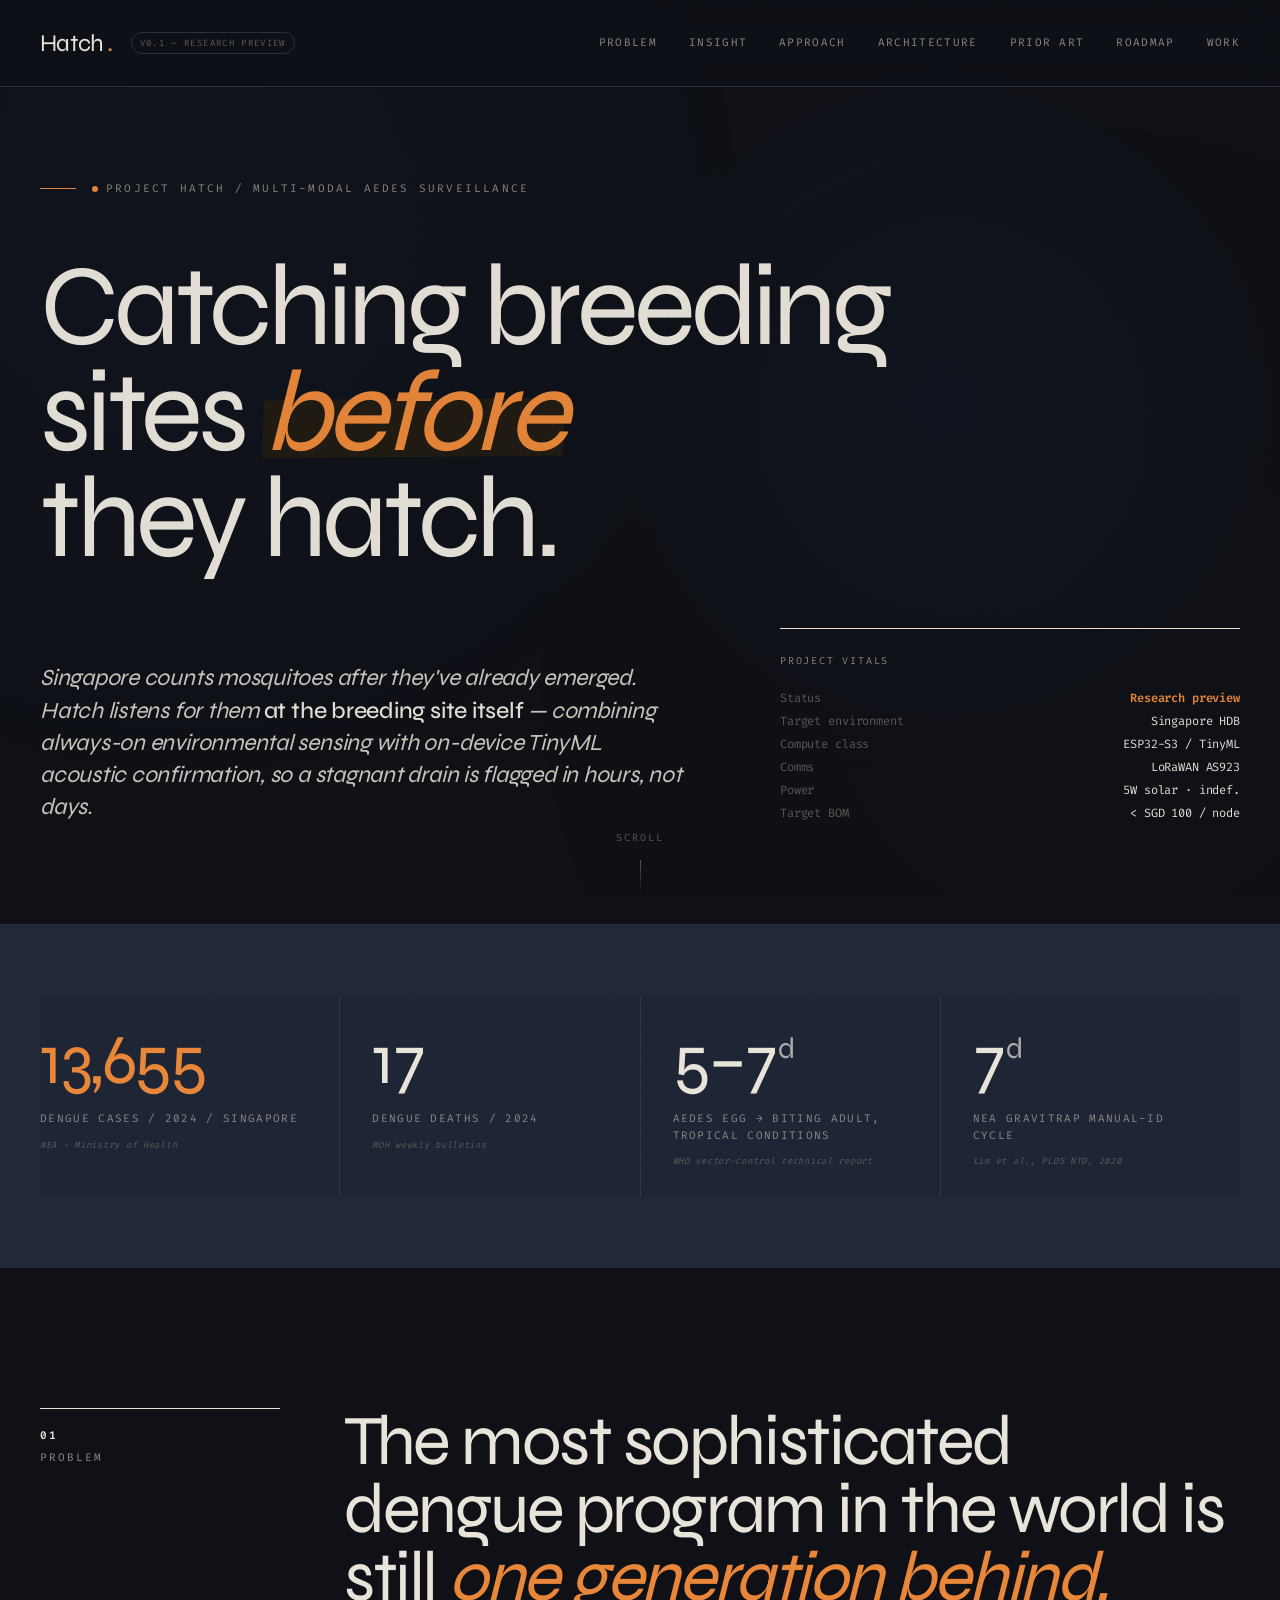
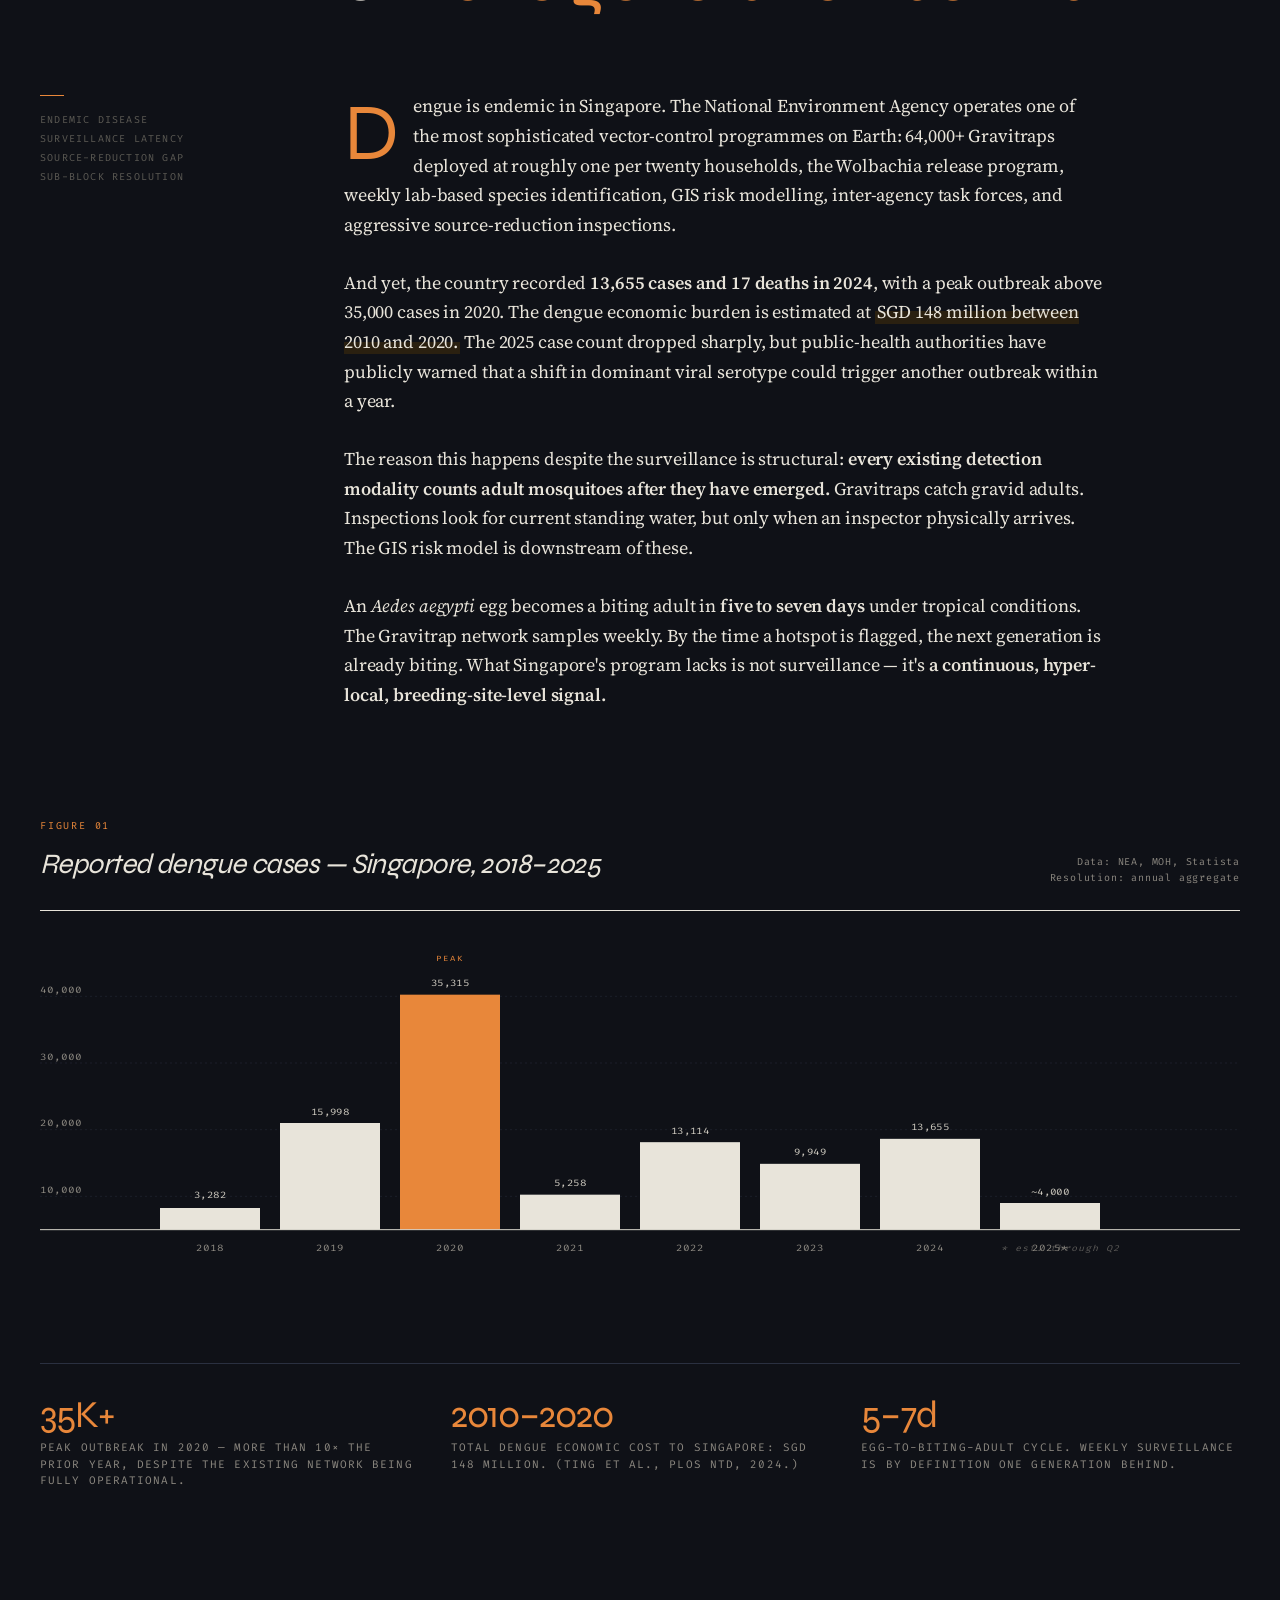
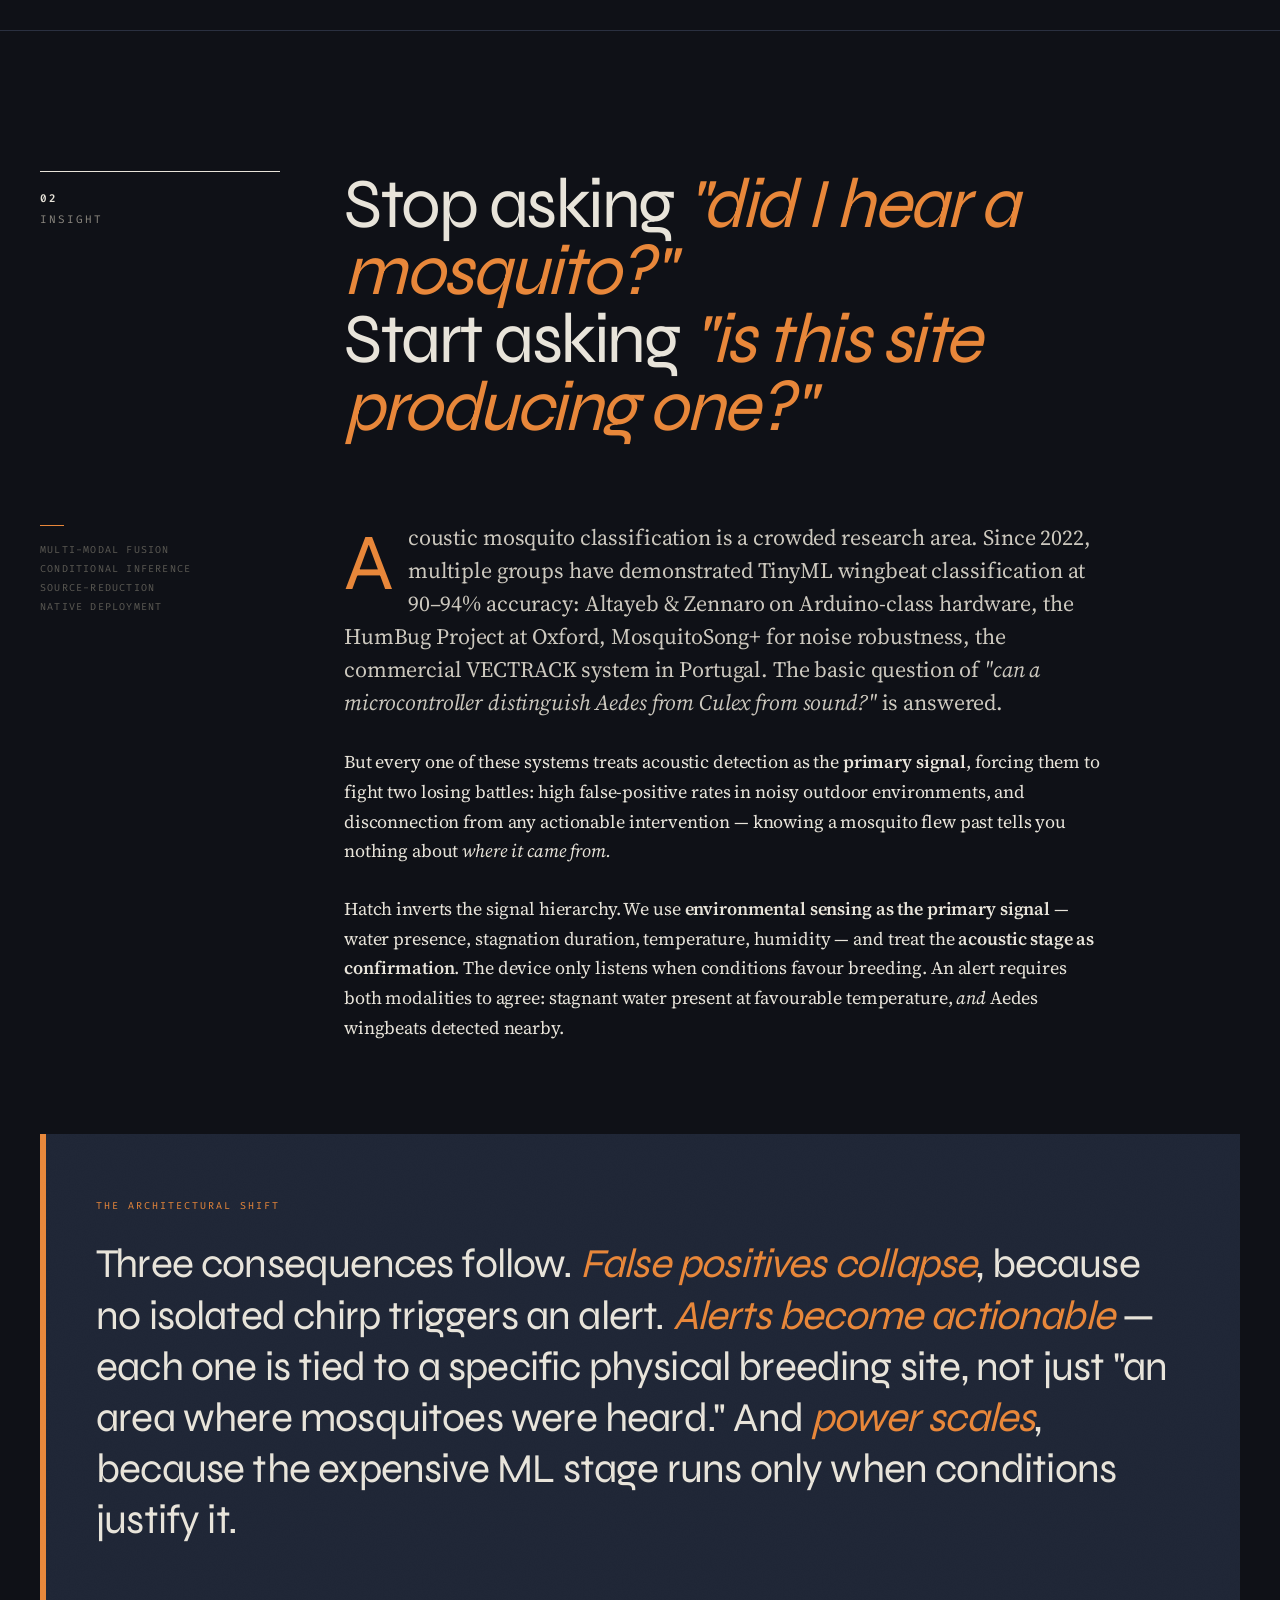
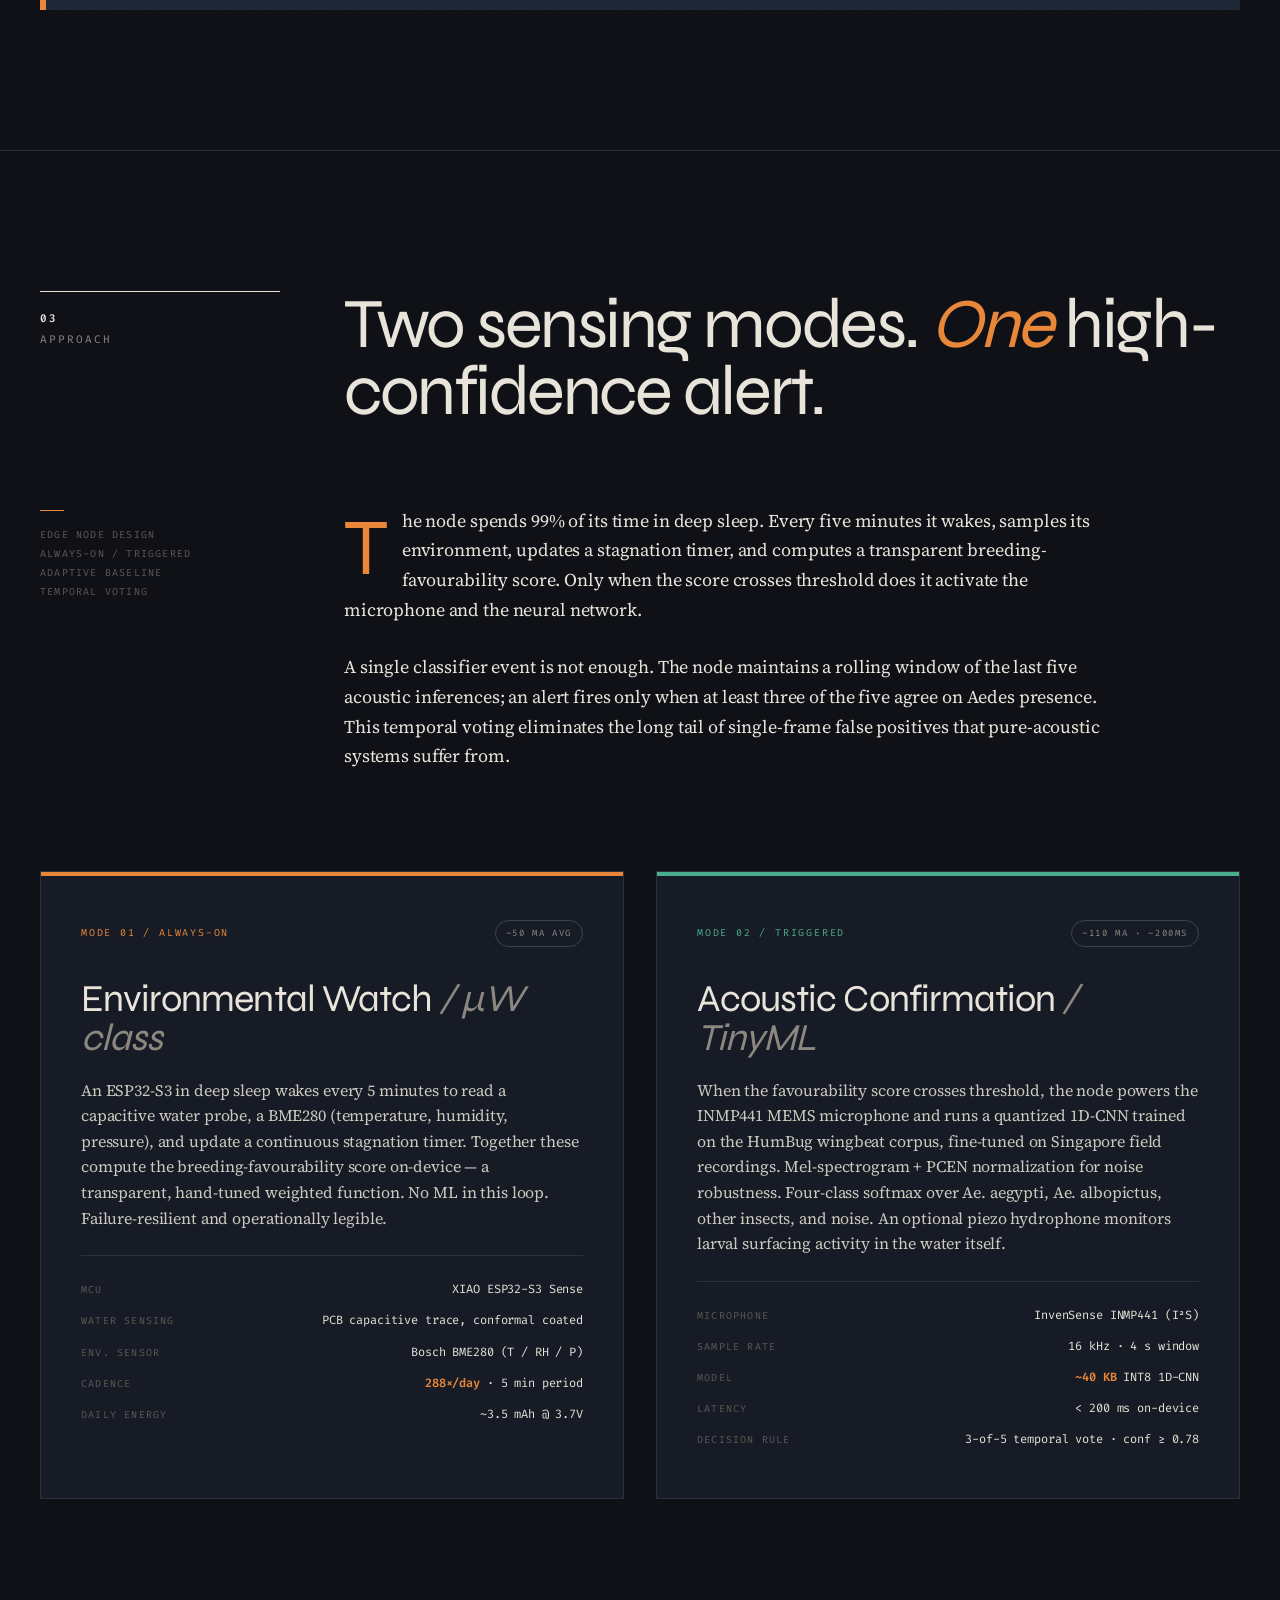
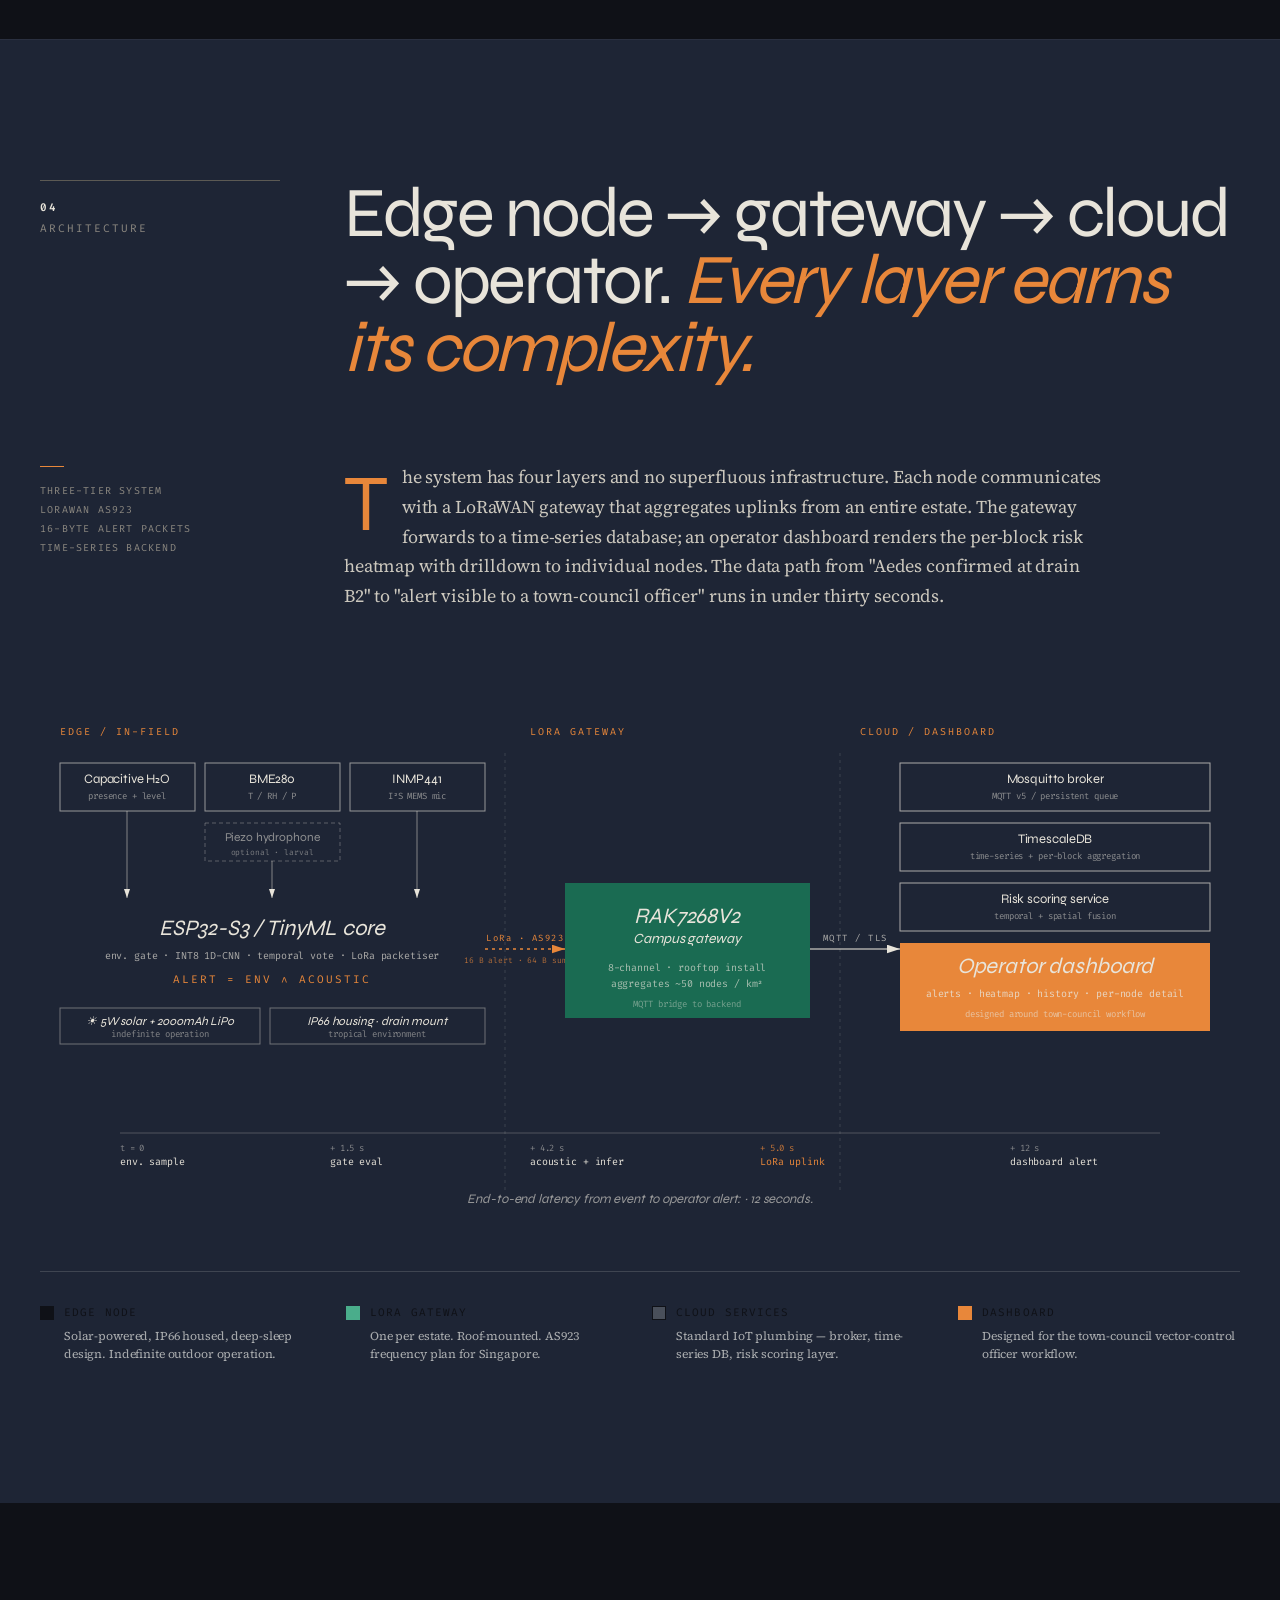
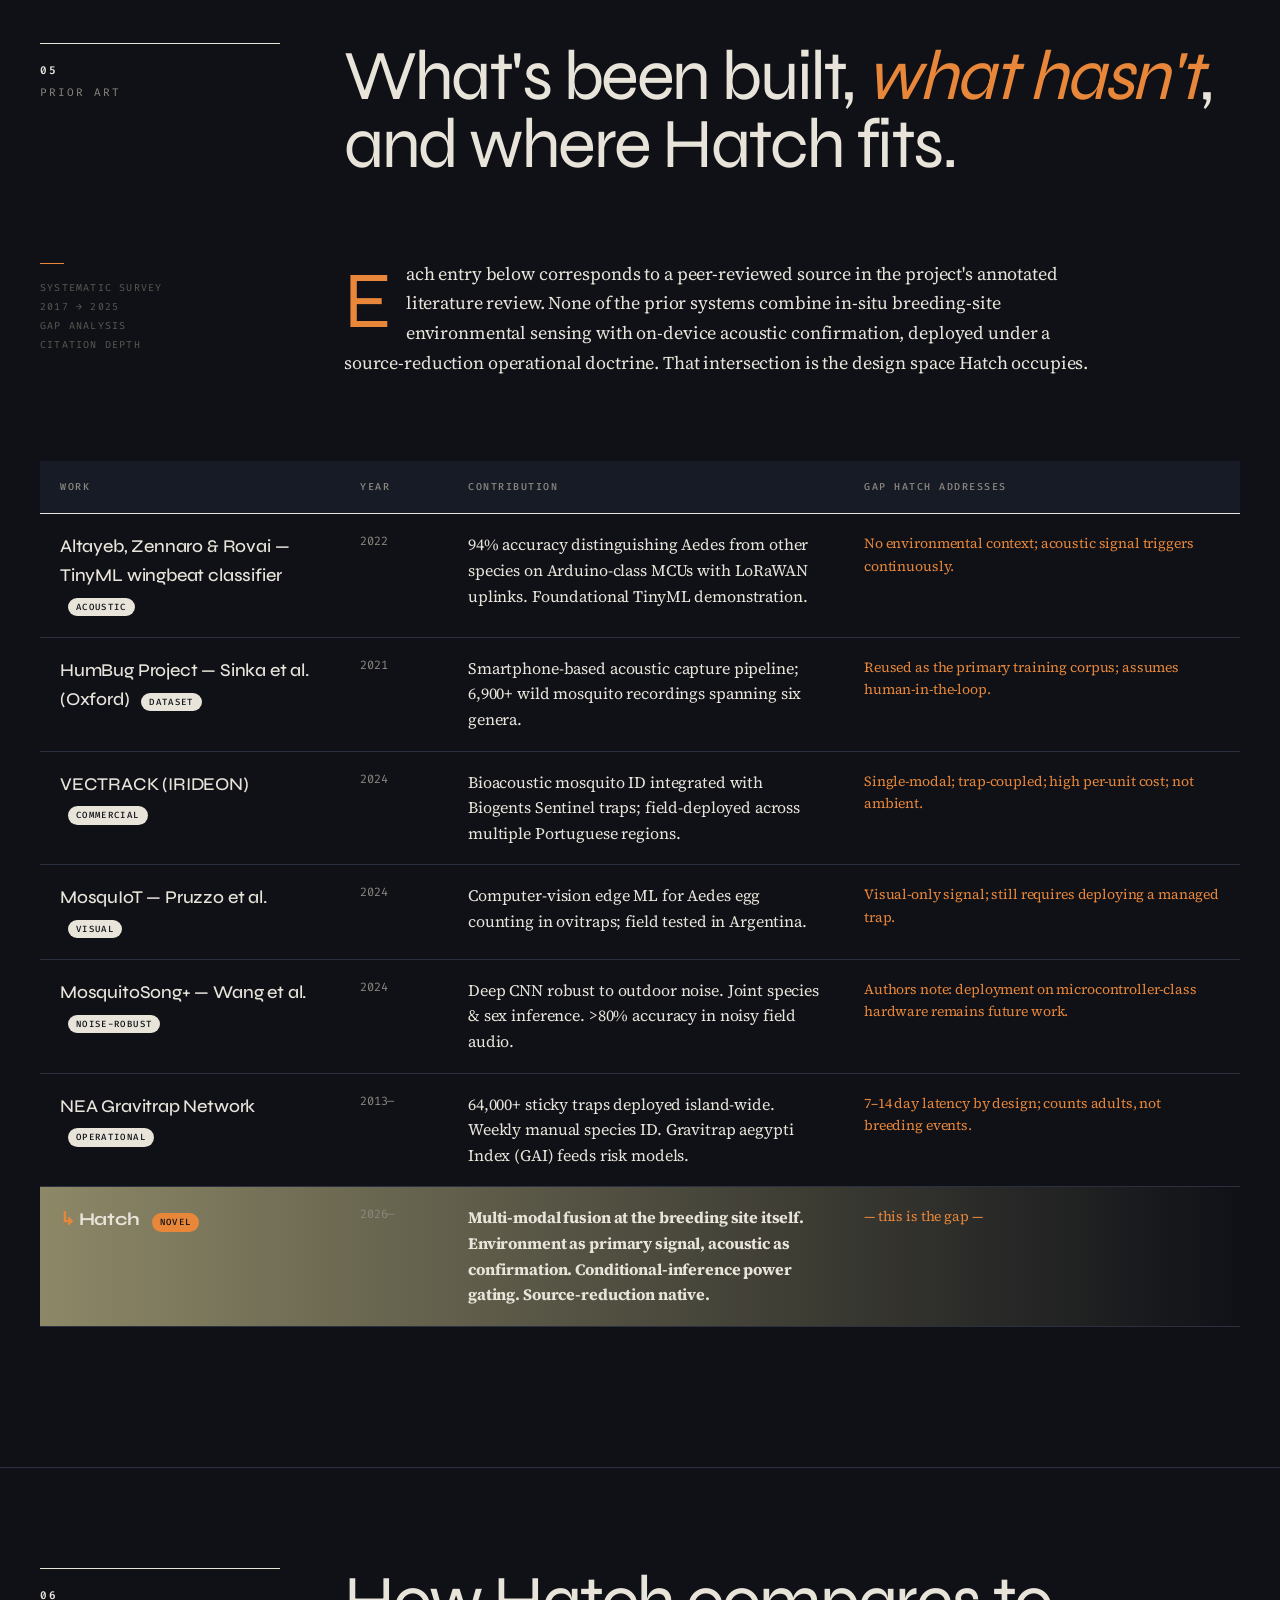
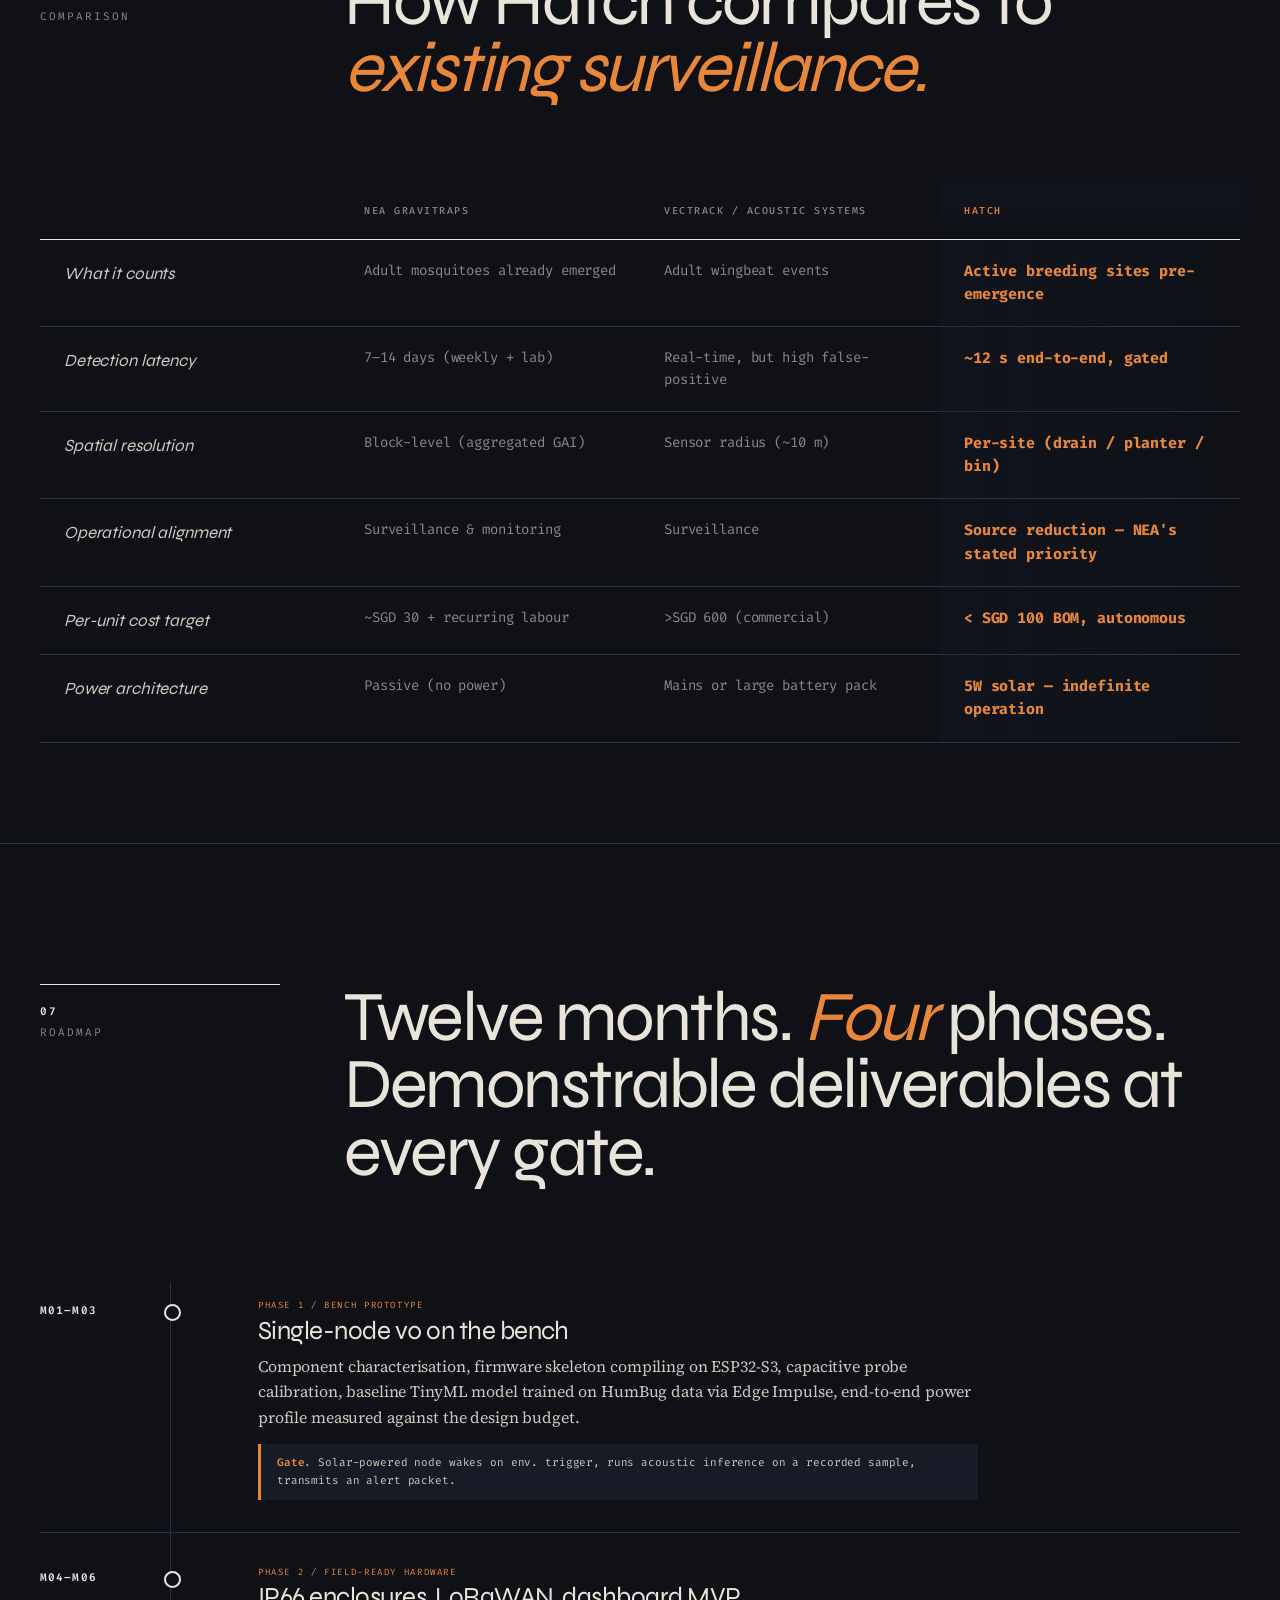
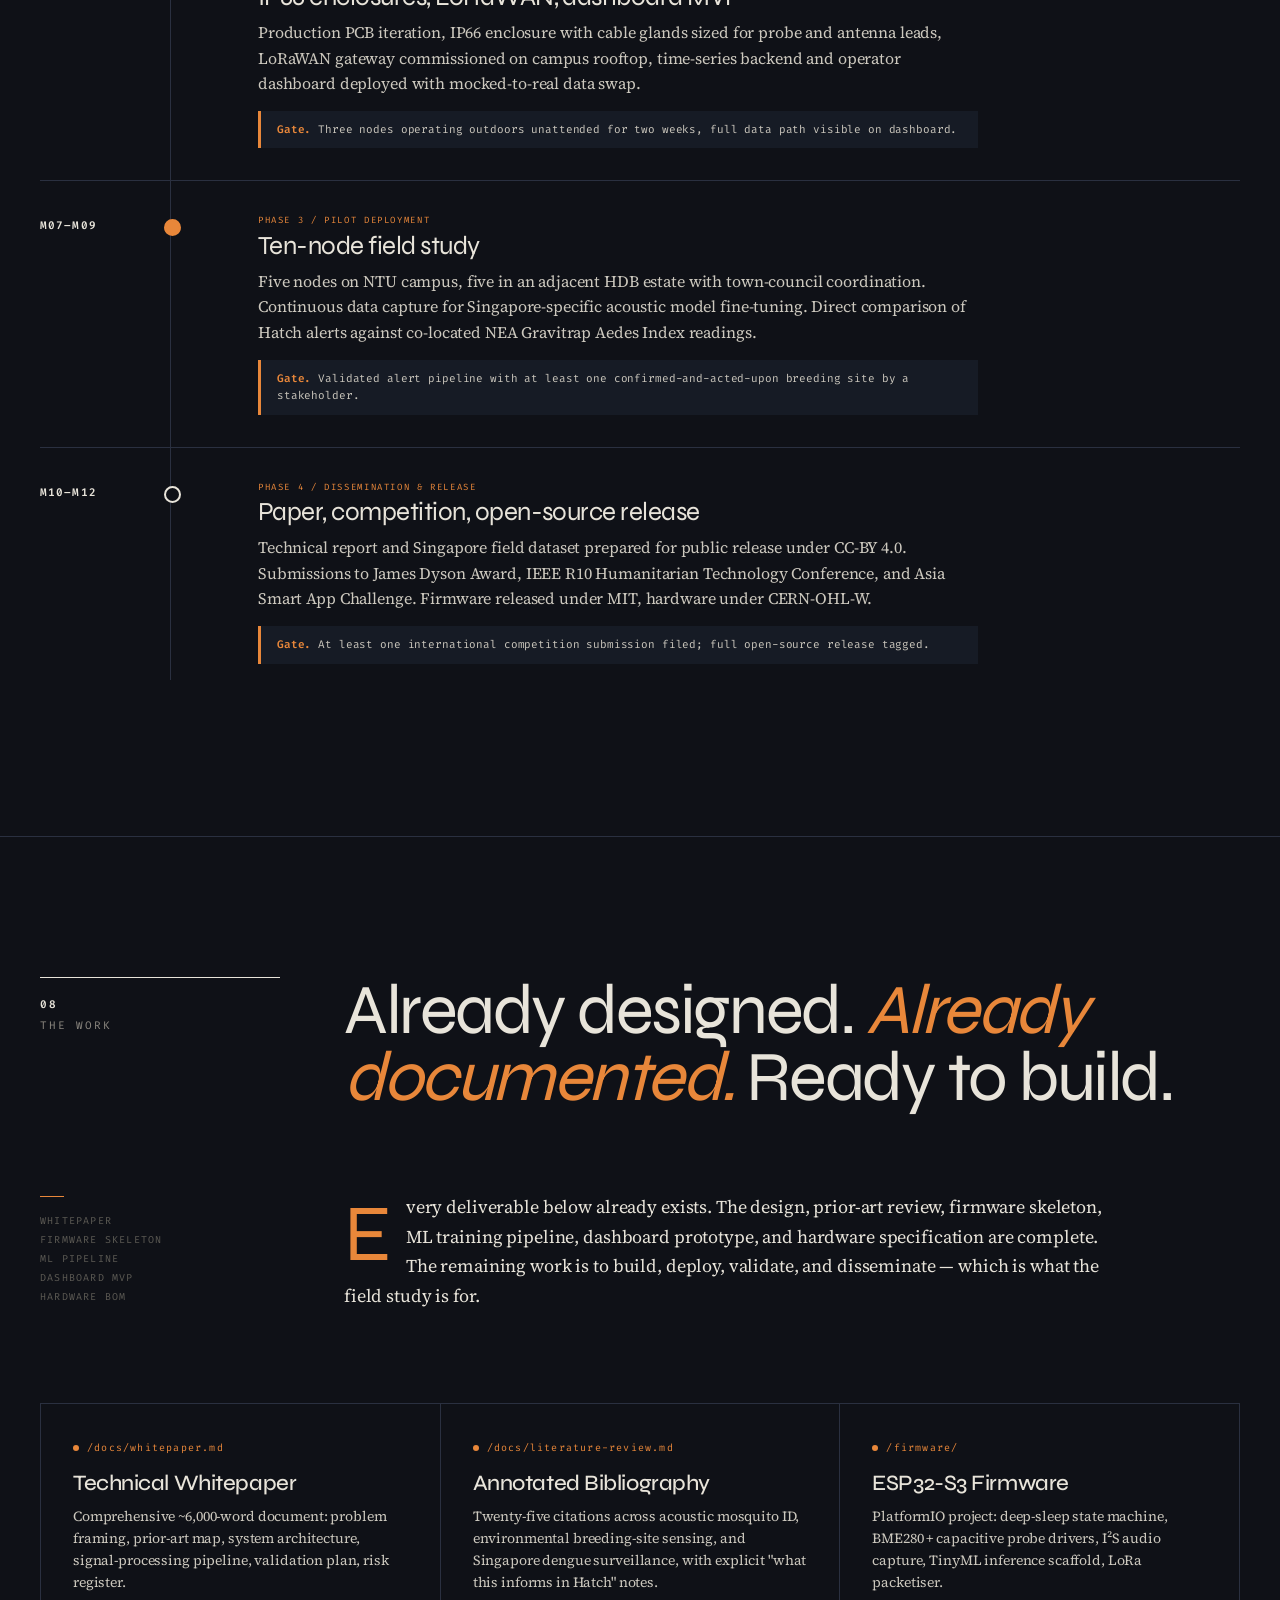
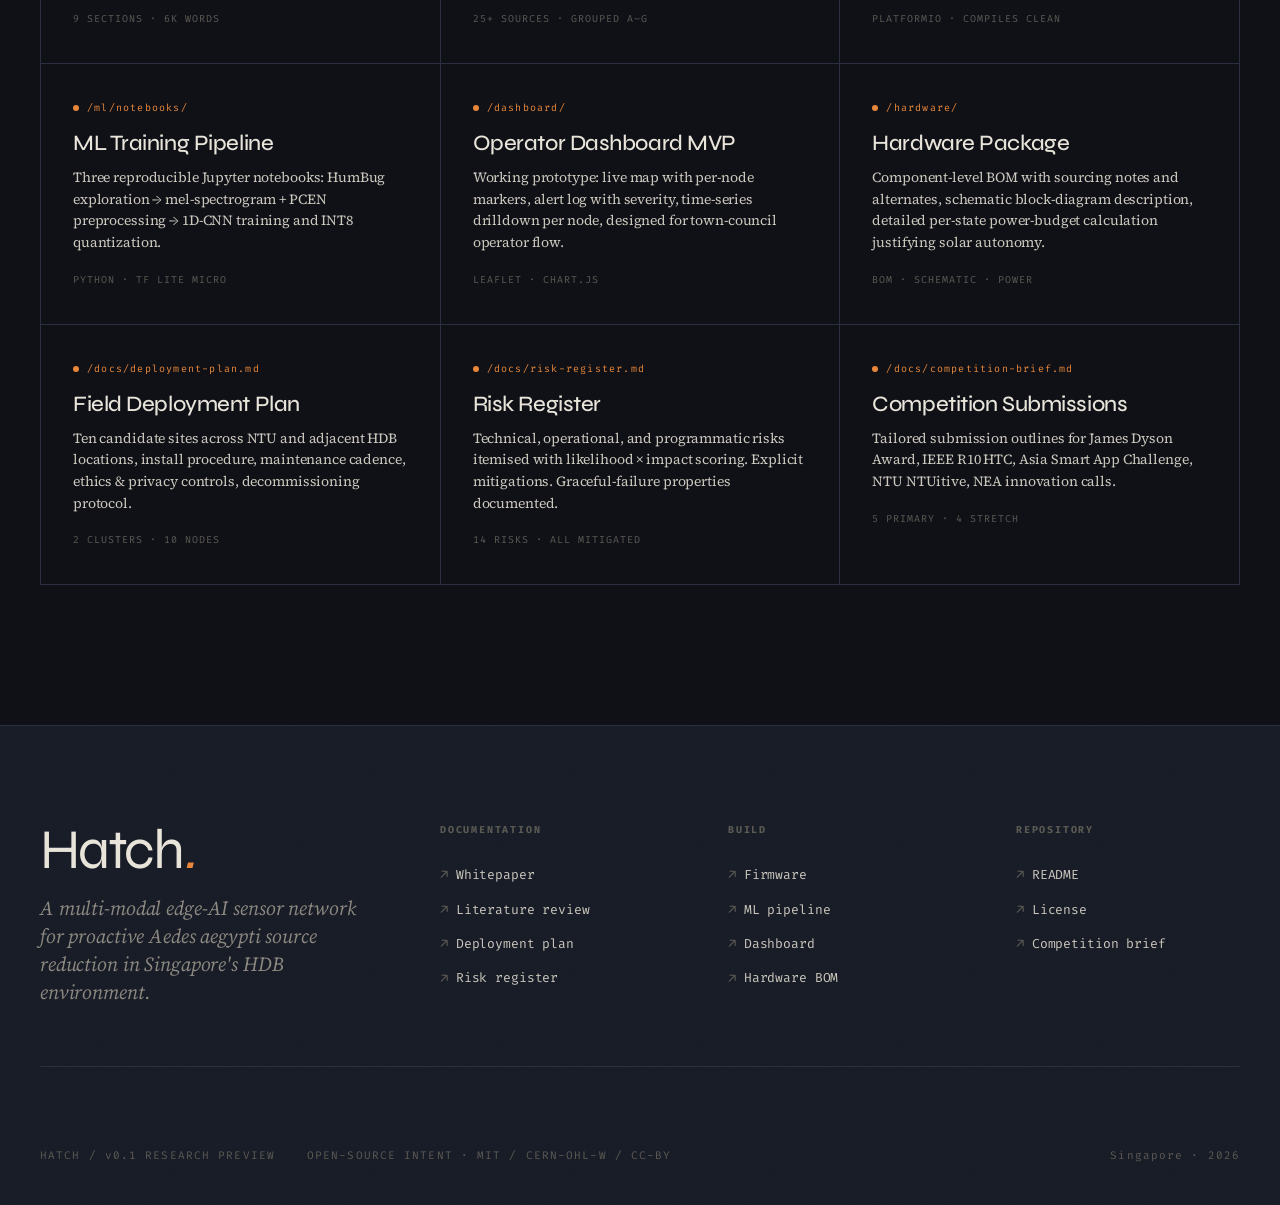
<file: index (1).html>
<!DOCTYPE html>
<html lang="en">
<head>
<meta charset="UTF-8" />
<meta name="viewport" content="width=device-width, initial-scale=1.0" />
<title>Hatch — Catching breeding sites before they hatch.</title>
<meta name="description" content="A multi-modal edge-AI sensor network for proactive Aedes aegypti breeding-site detection in Singapore's HDB environment." />

<link rel="preconnect" href="https://fonts.googleapis.com">
<link rel="preconnect" href="https://fonts.gstatic.com" crossorigin>
<link href="https://fonts.googleapis.com/css2?family=Syne:wght@400;500;600;700;800&family=Source+Serif+4:ital,opsz,wght@0,8..60,300;0,8..60,400;0,8..60,600;1,8..60,300;1,8..60,400&family=Fira+Code:wght@400;500;600&display=swap" rel="stylesheet">

<style>
:root {
  --paper:      #0f1117;
  --paper-2:    #161b25;
  --paper-3:    #1e2535;
  --ink:        #e8e4da;
  --ink-2:      #ccc8be;
  --ink-3:      #8c8880;
  --ink-4:      #5c5a54;
  --rule:       #2a3040;
  --rule-2:     #3a4355;
  --accent:     #e8873a;          /* amber-orange */
  --accent-2:   #4aad8b;          /* muted teal */
  --amber:      #e8873a;
  --highlight:  #2a2010;
  --max:        1320px;
}

* { box-sizing: border-box; margin: 0; padding: 0; }
*:focus-visible { outline: 2px solid var(--accent); outline-offset: 4px; }

html { scroll-behavior: smooth; }

body {
  background: var(--paper);
  color: var(--ink);
  font-family: 'Source Serif 4', Georgia, serif;
  font-weight: 400;
  font-size: 16px;
  line-height: 1.6;
  letter-spacing: -0.008em;
  -webkit-font-smoothing: antialiased;
  position: relative;
  overflow-x: hidden;
}

/* paper grain + soft warm vignette */
body::before {
  content: "";
  position: fixed;
  inset: 0;
  background-image:
    radial-gradient(circle at 15% 25%, rgba(42,92,170,0.04) 0%, transparent 45%),
    radial-gradient(circle at 85% 75%, rgba(20,20,20,0.04) 0%, transparent 45%);
  pointer-events: none;
  z-index: 1;
}
body::after {
  content: "";
  position: fixed;
  inset: 0;
  background-image: url("data:image/svg+xml;utf8,<svg xmlns='http://www.w3.org/2000/svg' width='240' height='240'><filter id='n'><feTurbulence type='fractalNoise' baseFrequency='0.92' numOctaves='2' seed='9'/><feColorMatrix values='0 0 0 0 0 0 0 0 0 0 0 0 0 0 0 0 0 0 0.09 0'/></filter><rect width='240' height='240' filter='url(%23n)'/></svg>");
  pointer-events: none;
  z-index: 2;
  opacity: 0.55;
  mix-blend-mode: multiply;
}

main, header, footer { position: relative; z-index: 3; }

h1, h2, h3, h4 {
  font-family: 'Syne', sans-serif;
  font-weight: 400;
  letter-spacing: -0.025em;
  line-height: 1.04;
  color: var(--ink);
  
}

a { color: inherit; text-decoration-color: var(--rule-2); text-underline-offset: 4px; text-decoration-thickness: 1px; transition: text-decoration-color 0.15s; }
a:hover { text-decoration-color: var(--accent); }

.mono { font-family: 'Fira Code', monospace; font-size: 0.85em; letter-spacing: 0; }

.container { max-width: var(--max); margin: 0 auto; padding: 0 40px; }

/* ============================================================
   TOP NAVIGATION
============================================================ */
.topbar {
  padding: 22px 0;
  position: fixed;
  top: 0;
  left: 0; right: 0;
  z-index: 50;
  background: rgba(15, 17, 23, 0.92);
  backdrop-filter: blur(12px) saturate(140%);
  border-bottom: 1px solid var(--rule);
  transition: padding 0.3s ease;
}
.topbar.scrolled { padding: 14px 0; }

.topbar-inner {
  display: flex; align-items: center; justify-content: space-between;
}
.brand {
  font-family: 'Syne', sans-serif;
  font-size: 24px;
  font-weight: 400;
  letter-spacing: -0.03em;
  
  display: flex; align-items: baseline; gap: 4px;
}
.brand .dot { color: var(--accent); font-size: 1.1em; }
.brand .v {
  font-family: 'Fira Code', monospace;
  font-size: 9px;
  letter-spacing: 0.15em;
  text-transform: uppercase;
  color: var(--ink-4);
  margin-left: 14px;
  padding: 3px 8px;
  border: 1px solid var(--rule);
  border-radius: 100px;
  align-self: center;
}
.topnav { display: flex; gap: 32px; font-family: 'Fira Code', monospace; font-size: 11px; letter-spacing: 0.12em; text-transform: uppercase; }
.topnav a { color: var(--ink-3); text-decoration: none; transition: color 0.15s; }
.topnav a:hover { color: var(--accent); }

/* ============================================================
   HERO
============================================================ */
.hero {
  padding: 180px 0 100px;
  position: relative;
  border-bottom: 1px solid var(--rule);
  overflow: hidden;
}

.hero::before {
  content: "";
  position: absolute;
  top: 0; right: -5%;
  width: 800px; height: 800px;
  background: radial-gradient(circle, rgba(42,92,170,0.06) 0%, transparent 60%);
  pointer-events: none;
  z-index: 0;
}

.hero-grid {
  position: relative;
  z-index: 2;
}

.hero-eyebrow {
  font-family: 'Fira Code', monospace;
  font-size: 11px;
  letter-spacing: 0.2em;
  text-transform: uppercase;
  color: var(--ink-3);
  margin-bottom: 56px;
  display: flex;
  align-items: center;
  gap: 16px;
  animation: fadeUp 1s ease-out both;
}
.hero-eyebrow::before {
  content: "";
  width: 36px; height: 1px;
  background: var(--accent);
}
.hero-eyebrow .pulse {
  width: 6px; height: 6px;
  background: var(--accent);
  border-radius: 50%;
  margin-right: -8px;
  animation: pulse 2s infinite;
}
@keyframes pulse {
  0%, 100% { opacity: 1; transform: scale(1); }
  50% { opacity: 0.4; transform: scale(0.7); }
}

.hero h1 {
  font-size: clamp(56px, 9vw, 148px);
  font-weight: 300;
  letter-spacing: -0.045em;
  line-height: 0.92;
  margin-bottom: 56px;
  max-width: 1200px;
  
  animation: fadeUp 1s ease-out 0.1s both;
}
.hero h1 em {
  font-style: italic;
  font-weight: 300;
  color: var(--accent);
  
}
.hero h1 .underline {
  position: relative;
  display: inline-block;
}
.hero h1 .underline::after {
  content: "";
  position: absolute;
  bottom: 0.08em;
  left: 0; right: 0;
  height: 0.5em;
  background: var(--highlight);
  z-index: -1;
  opacity: 0.7;
  transform: skew(-2deg, -0.5deg);
}

.hero-body {
  display: grid;
  grid-template-columns: 1.4fr 1fr;
  gap: 96px;
  align-items: end;
  animation: fadeUp 1s ease-out 0.25s both;
}

.hero-lede {
  font-family: 'Syne', sans-serif;
  font-size: clamp(20px, 1.8vw, 26px);
  line-height: 1.4;
  font-weight: 300;
  font-style: italic;
  color: var(--ink-2);
  max-width: 660px;
  letter-spacing: -0.01em;
  
}
.hero-lede strong { font-style: normal; font-weight: 500; color: var(--ink); }

.hero-vitals {
  border-top: 1px solid var(--ink);
  padding-top: 24px;
}
.hero-vitals .vital-title {
  font-family: 'Fira Code', monospace;
  font-size: 10px;
  letter-spacing: 0.18em;
  text-transform: uppercase;
  color: var(--ink-3);
  margin-bottom: 20px;
}
.hero-vitals .vital-grid {
  display: grid;
  grid-template-columns: 1fr 1fr;
  gap: 4px 32px;
  font-family: 'Fira Code', monospace;
  font-size: 12px;
  color: var(--ink-2);
}
.hero-vitals .vital-grid .label { color: var(--ink-4); }
.hero-vitals .vital-grid .value { color: var(--ink); text-align: right; }
.hero-vitals .vital-grid .value em { color: var(--accent); font-style: normal; font-weight: 600; }

/* Animated heading reveal */
@keyframes fadeUp {
  from { opacity: 0; transform: translateY(28px); }
  to { opacity: 1; transform: translateY(0); }
}

/* Scroll cue */
.scroll-cue {
  position: absolute;
  bottom: 32px;
  left: 50%;
  transform: translateX(-50%);
  font-family: 'Fira Code', monospace;
  font-size: 10px;
  letter-spacing: 0.2em;
  text-transform: uppercase;
  color: var(--ink-4);
  display: flex;
  flex-direction: column;
  align-items: center;
  gap: 14px;
  animation: fadeIn 1s ease-out 1.5s both;
}
.scroll-cue::after {
  content: "";
  width: 1px;
  height: 32px;
  background: linear-gradient(to bottom, var(--ink-4), transparent);
  animation: scrollPulse 2s ease-in-out infinite;
}
@keyframes scrollPulse {
  0%, 100% { opacity: 0.4; transform: scaleY(0.7); transform-origin: top; }
  50% { opacity: 1; transform: scaleY(1); }
}
@keyframes fadeIn {
  from { opacity: 0; }
  to { opacity: 1; }
}

/* ============================================================
   STATS RIBBON
============================================================ */
.stats-ribbon {
  background: var(--paper-3);
  color: var(--ink);
  padding: 72px 0;
  position: relative;
  overflow: hidden;
}
.stats-ribbon::before {
  content: "";
  position: absolute;
  inset: 0;
  background-image: url("data:image/svg+xml;utf8,<svg xmlns='http://www.w3.org/2000/svg' width='200' height='200'><filter id='n'><feTurbulence type='fractalNoise' baseFrequency='0.85' numOctaves='2' seed='2'/><feColorMatrix values='0 0 0 0 1 0 0 0 0 1 0 0 0 0 1 0 0 0 0.04 0'/></filter><rect width='200' height='200' filter='url(%23n)'/></svg>");
  opacity: 0.6;
  pointer-events: none;
}
.stats-ribbon .container { position: relative; }

.stats-row {
  display: grid;
  grid-template-columns: repeat(4, 1fr);
  gap: 1px;
  background: rgba(255,255,255,0.08);
}
.stat-cell {
  background: var(--paper-3);
  padding: 28px 28px 28px 0;
  display: flex;
  flex-direction: column;
  gap: 4px;
}
.stat-cell:not(:first-child) { padding-left: 32px; }
.stat-num {
  font-family: 'Syne', sans-serif;
  font-weight: 300;
  font-size: clamp(48px, 5.5vw, 76px);
  line-height: 1;
  letter-spacing: -0.035em;
  color: var(--ink);
  
}
.stat-num .unit {
  font-size: 0.42em;
  vertical-align: super;
  opacity: 0.7;
  margin-left: 4px;
  letter-spacing: 0;
}
.stat-num.accent { color: var(--accent); }
.stat-label {
  font-family: 'Fira Code', monospace;
  font-size: 11px;
  letter-spacing: 0.12em;
  text-transform: uppercase;
  color: var(--ink-3);
  margin-top: 12px;
  line-height: 1.5;
}
.stat-source {
  font-family: 'Fira Code', monospace;
  font-size: 9px;
  letter-spacing: 0.08em;
  color: var(--ink-4);
  margin-top: 6px;
  font-style: italic;
}

/* ============================================================
   SECTION BASE
============================================================ */
section.content { padding: 140px 0; border-bottom: 1px solid var(--rule); position: relative; }
section.content.tight { padding: 100px 0; }
section.dark { background: var(--paper-3); color: var(--ink); border-bottom: none; }
section.dark h1, section.dark h2, section.dark h3 { color: var(--ink); }
section.dark .aside { color: var(--ink-3); }
section.dark a { color: var(--ink); }

.section-head {
  display: grid;
  grid-template-columns: 240px 1fr;
  gap: 64px;
  margin-bottom: 80px;
  align-items: start;
}
.section-num {
  font-family: 'Fira Code', monospace;
  font-size: 11px;
  letter-spacing: 0.18em;
  text-transform: uppercase;
  color: var(--ink-3);
  padding-top: 18px;
  border-top: 1px solid var(--ink);
  display: flex;
  flex-direction: column;
  gap: 4px;
}
.section-num .id { color: var(--ink); font-weight: 600; }
section.dark .section-num { color: var(--ink-3); border-top-color: var(--ink-4); }
section.dark .section-num .id { color: var(--ink); }

.section-head h2 {
  font-size: clamp(42px, 5.5vw, 84px);
  font-weight: 300;
  letter-spacing: -0.035em;
  line-height: 0.96;
  max-width: 1100px;
  
}
.section-head h2 em {
  font-style: italic;
  color: var(--accent);
  font-weight: 300;
  
}

.section-body {
  display: grid;
  grid-template-columns: 240px 1fr;
  gap: 64px;
}
.aside {
  font-family: 'Fira Code', monospace;
  font-size: 10px;
  letter-spacing: 0.12em;
  text-transform: uppercase;
  color: var(--ink-4);
  line-height: 1.9;
  padding-top: 4px;
}
.aside-divider {
  width: 24px;
  height: 1px;
  background: var(--accent);
  margin: 0 0 14px;
}
.body { max-width: 760px; }
.body p { margin-bottom: 28px; font-size: 18px; line-height: 1.65; }
.body p.lede { font-size: 22px; line-height: 1.5; color: var(--ink-2); font-weight: 400; }
.body p strong { font-weight: 600; color: var(--ink); }
.body p mark {
  background: linear-gradient(180deg, transparent 50%, var(--highlight) 50%);
  padding: 0 2px;
  color: var(--ink);
}
section.dark .body p { color: var(--ink-2); }
section.dark .body p strong { color: var(--ink); }

/* Drop cap */
.body > p:first-of-type::first-letter {
  font-family: 'Syne', sans-serif;
  font-size: 80px;
  font-weight: 300;
  float: left;
  line-height: 0.85;
  margin: 8px 14px -4px 0;
  color: var(--accent);
  
}
section.dark .body > p:first-of-type::first-letter { color: var(--accent); }

/* ============================================================
   DENGUE CHART (PROBLEM SECTION)
============================================================ */
.chart-figure {
  margin-top: 80px;
  position: relative;
}
.chart-header {
  display: flex;
  justify-content: space-between;
  align-items: flex-end;
  padding-bottom: 24px;
  border-bottom: 1px solid var(--ink);
  margin-bottom: 32px;
}
.chart-title-block .fig-id {
  font-family: 'Fira Code', monospace;
  font-size: 10px;
  letter-spacing: 0.18em;
  text-transform: uppercase;
  color: var(--accent);
  margin-bottom: 8px;
}
.chart-title-block .fig-title {
  font-family: 'Syne', sans-serif;
  font-size: 28px;
  font-weight: 400;
  letter-spacing: -0.02em;
  font-style: italic;
}
.chart-meta {
  font-family: 'Fira Code', monospace;
  font-size: 10px;
  letter-spacing: 0.08em;
  color: var(--ink-3);
  text-align: right;
  line-height: 1.6;
}

.dengue-chart {
  position: relative;
  height: 380px;
  padding: 20px 0 60px;
}
.dengue-svg {
  width: 100%;
  height: 100%;
  overflow: visible;
}
.bar-rect {
  fill: var(--ink);
  transition: fill 0.2s;
  cursor: pointer;
}
.bar-rect.peak { fill: var(--accent); }
.bar-rect:hover { fill: var(--accent-2); }
.bar-label {
  font-family: 'Fira Code', monospace;
  font-size: 11px;
  fill: var(--ink-2);
  text-anchor: middle;
}
.bar-year {
  font-family: 'Fira Code', monospace;
  font-size: 11px;
  fill: var(--ink-3);
  text-anchor: middle;
  letter-spacing: 0.05em;
}
.bar-callout {
  font-family: 'Fira Code', monospace;
  font-size: 10px;
  fill: var(--accent);
  text-anchor: middle;
  letter-spacing: 0.15em;
}
.axis-line { stroke: var(--ink); stroke-width: 1; }
.gridline { stroke: var(--rule); stroke-width: 0.5; stroke-dasharray: 2,3; }

.chart-annotations {
  margin-top: 40px;
  display: grid;
  grid-template-columns: repeat(3, 1fr);
  gap: 32px;
  padding-top: 32px;
  border-top: 1px solid var(--rule);
}
.annotation .ann-num {
  font-family: 'Syne', sans-serif;
  font-size: 38px;
  font-weight: 300;
  color: var(--accent);
  letter-spacing: -0.03em;
  line-height: 1;
  margin-bottom: 6px;
  
}
.annotation .ann-label {
  font-family: 'Fira Code', monospace;
  font-size: 11px;
  letter-spacing: 0.1em;
  text-transform: uppercase;
  color: var(--ink-3);
  line-height: 1.5;
}

/* ============================================================
   THE INSIGHT — CALLOUT
============================================================ */
.callout-box {
  margin-top: 64px;
  padding: 64px 56px;
  background: var(--paper-3);
  color: var(--ink);
  position: relative;
  overflow: hidden;
}
.callout-box::before {
  content: "";
  position: absolute;
  top: 0; left: 0;
  width: 6px; height: 100%;
  background: var(--accent);
}
.callout-box::after {
  content: "";
  position: absolute;
  inset: 0;
  background-image: url("data:image/svg+xml;utf8,<svg xmlns='http://www.w3.org/2000/svg' width='200' height='200'><filter id='n'><feTurbulence type='fractalNoise' baseFrequency='0.85' numOctaves='2' seed='5'/><feColorMatrix values='0 0 0 0 1 0 0 0 0 1 0 0 0 0 1 0 0 0 0.03 0'/></filter><rect width='200' height='200' filter='url(%23n)'/></svg>");
  opacity: 0.5;
  pointer-events: none;
}
.callout-box .callout-eyebrow {
  font-family: 'Fira Code', monospace;
  font-size: 10px;
  letter-spacing: 0.2em;
  text-transform: uppercase;
  color: var(--accent);
  margin-bottom: 24px;
  position: relative; z-index: 2;
}
.callout-box .callout-text {
  font-family: 'Syne', sans-serif;
  font-size: clamp(28px, 3.2vw, 44px);
  font-weight: 300;
  line-height: 1.25;
  letter-spacing: -0.02em;
  color: var(--ink);
  position: relative; z-index: 2;
  max-width: 1100px;
}
.callout-box .callout-text em {
  font-style: italic;
  color: var(--accent);
  font-weight: 300;
}

/* ============================================================
   APPROACH — TWO-MODE GRID
============================================================ */
.approach-modes {
  display: grid;
  grid-template-columns: 1fr 1fr;
  gap: 32px;
  margin-top: 72px;
}
.mode-card {
  position: relative;
  padding: 48px 40px;
  background: var(--paper-2);
  border: 1px solid var(--rule);
  transition: transform 0.3s, box-shadow 0.3s;
}
.mode-card::before {
  content: "";
  position: absolute;
  top: 0; left: 0;
  width: 100%; height: 4px;
  background: var(--accent);
}
.mode-card.alt::before { background: var(--accent-2); }
.mode-card:hover { transform: translateY(-4px); box-shadow: 0 24px 48px -16px rgba(10,12,10,0.12); }

.mode-tag {
  display: flex;
  justify-content: space-between;
  align-items: center;
  margin-bottom: 32px;
}
.mode-id {
  font-family: 'Fira Code', monospace;
  font-size: 10px;
  letter-spacing: 0.18em;
  text-transform: uppercase;
  color: var(--accent);
}
.mode-card.alt .mode-id { color: var(--accent-2); }
.mode-state {
  font-family: 'Fira Code', monospace;
  font-size: 9px;
  letter-spacing: 0.18em;
  text-transform: uppercase;
  color: var(--ink-3);
  padding: 5px 10px;
  border: 1px solid var(--rule-2);
  border-radius: 100px;
}

.mode-card h3 {
  font-size: clamp(28px, 3vw, 38px);
  font-weight: 400;
  letter-spacing: -0.025em;
  margin-bottom: 20px;
  
}
.mode-card h3 em { font-style: italic; color: var(--ink-3); font-weight: 300;  }

.mode-card p { font-size: 16px; color: var(--ink-2); margin-bottom: 24px; line-height: 1.6; }

.mode-specs {
  border-top: 1px solid var(--rule);
  padding-top: 24px;
  display: flex;
  flex-direction: column;
  gap: 12px;
}
.spec-row {
  display: grid;
  grid-template-columns: auto 1fr;
  gap: 20px;
  align-items: baseline;
}
.spec-key {
  font-family: 'Fira Code', monospace;
  font-size: 10px;
  letter-spacing: 0.12em;
  text-transform: uppercase;
  color: var(--ink-4);
}
.spec-val {
  font-family: 'Fira Code', monospace;
  font-size: 12px;
  color: var(--ink);
  text-align: right;
}
.spec-val .em { color: var(--accent); font-weight: 600; }

/* ============================================================
   ARCHITECTURE DIAGRAM (DARK SECTION)
============================================================ */
.arch-figure {
  margin-top: 64px;
  position: relative;
}
.arch-figure svg {
  width: 100%;
  height: auto;
  display: block;
}

.arch-legend {
  margin-top: 48px;
  display: grid;
  grid-template-columns: repeat(4, 1fr);
  gap: 24px;
  padding-top: 32px;
  border-top: 1px solid rgba(245, 244, 240, 0.15);
}
.legend-item {
  display: flex;
  flex-direction: column;
  gap: 6px;
}
.legend-marker {
  display: flex;
  align-items: center;
  gap: 10px;
}
.legend-marker .swatch {
  width: 14px; height: 14px;
  flex-shrink: 0;
}
.legend-marker .swatch.edge { background: var(--paper); }
.legend-marker .swatch.gw   { background: var(--accent-2); }
.legend-marker .swatch.cloud { background: rgba(245, 244, 240, 0.2); border: 1px solid var(--paper); }
.legend-marker .swatch.alert { background: var(--accent); }
.legend-marker .label {
  font-family: 'Fira Code', monospace;
  font-size: 11px;
  letter-spacing: 0.1em;
  text-transform: uppercase;
  color: var(--paper);
}
.legend-item .desc {
  font-size: 12px;
  color: rgba(245, 244, 240, 0.65);
  line-height: 1.5;
  padding-left: 24px;
}

/* ============================================================
   PRIOR ART TABLE
============================================================ */
.prior-art {
  margin-top: 56px;
  overflow-x: auto;
}
.prior-art table {
  width: 100%;
  border-collapse: collapse;
  min-width: 900px;
}
.prior-art th, .prior-art td {
  text-align: left;
  padding: 18px 20px;
  border-bottom: 1px solid var(--rule);
  vertical-align: top;
}
.prior-art th {
  font-family: 'Fira Code', monospace;
  font-size: 10px;
  letter-spacing: 0.15em;
  text-transform: uppercase;
  color: var(--ink-3);
  border-bottom: 1.5px solid var(--ink);
  font-weight: 500;
  background: var(--paper-2);
}
.prior-art td.work {
  font-family: 'Syne', sans-serif;
  font-size: 18px;
  font-weight: 500;
  letter-spacing: -0.01em;
}
.prior-art td.year {
  font-family: 'Fira Code', monospace;
  font-size: 12px;
  color: var(--ink-3);
  white-space: nowrap;
}
.prior-art td.gap { color: var(--accent); font-size: 14px; }
.prior-art .pill {
  display: inline-block;
  padding: 2px 8px;
  background: var(--ink);
  color: var(--paper);
  font-family: 'Fira Code', monospace;
  font-size: 9px;
  letter-spacing: 0.15em;
  text-transform: uppercase;
  border-radius: 100px;
  margin-left: 8px;
}
.prior-art tr.featured {
  background: linear-gradient(90deg, rgba(244,233,168,0.55), transparent);
}
.prior-art tr.featured td.work::before {
  content: "↳ ";
  color: var(--accent);
  font-weight: 700;
}

/* ============================================================
   ROADMAP TIMELINE
============================================================ */
.timeline {
  margin-top: 64px;
  position: relative;
}
.timeline::before {
  content: "";
  position: absolute;
  left: 130px;
  top: 16px; bottom: 16px;
  width: 1px;
  background: var(--rule);
}
.tl-row {
  display: grid;
  grid-template-columns: 110px 60px 1fr;
  gap: 24px;
  padding: 32px 0;
  position: relative;
  align-items: start;
}
.tl-row:not(:last-child) { border-bottom: 1px solid var(--rule); }
.tl-row::before {
  content: "";
  position: absolute;
  left: 124px; top: 38px;
  width: 13px; height: 13px;
  background: var(--paper);
  border: 2px solid var(--ink);
  border-radius: 50%;
  z-index: 2;
}
.tl-row.featured::before { background: var(--accent); border-color: var(--accent); }

.tl-month {
  font-family: 'Fira Code', monospace;
  font-size: 11px;
  letter-spacing: 0.1em;
  text-transform: uppercase;
  color: var(--ink);
  font-weight: 600;
  padding-top: 4px;
}
.tl-phase {
  grid-column: 3;
  font-family: 'Fira Code', monospace;
  font-size: 9px;
  letter-spacing: 0.18em;
  text-transform: uppercase;
  color: var(--accent);
  margin-bottom: 4px;
}
.tl-row h4 {
  font-family: 'Syne', sans-serif;
  font-size: 26px;
  font-weight: 400;
  letter-spacing: -0.02em;
  margin-bottom: 10px;
  
}
.tl-row p { font-size: 16px; color: var(--ink-2); line-height: 1.6; max-width: 720px; }
.tl-gate {
  margin-top: 14px;
  padding: 10px 16px;
  background: var(--paper-2);
  border-left: 3px solid var(--accent);
  font-family: 'Fira Code', monospace;
  font-size: 11px;
  color: var(--ink-2);
  line-height: 1.6;
  max-width: 720px;
}
.tl-gate strong { color: var(--accent); font-weight: 600; }

/* ============================================================
   DELIVERABLES GRID
============================================================ */
.deliv-grid {
  display: grid;
  grid-template-columns: repeat(3, 1fr);
  gap: 1px;
  background: var(--rule);
  border: 1px solid var(--rule);
  margin-top: 64px;
}
.deliv {
  padding: 36px 32px;
  background: var(--paper);
  transition: background 0.2s;
  position: relative;
  cursor: default;
}
.deliv:hover { background: var(--paper-2); }
.deliv-path {
  font-family: 'Fira Code', monospace;
  font-size: 10px;
  letter-spacing: 0.12em;
  color: var(--accent);
  margin-bottom: 16px;
  display: flex;
  align-items: center;
  gap: 8px;
}
.deliv-path::before {
  content: "";
  width: 6px; height: 6px;
  background: var(--accent);
  border-radius: 50%;
}
.deliv h4 {
  font-family: 'Syne', sans-serif;
  font-size: 22px;
  font-weight: 500;
  letter-spacing: -0.02em;
  margin-bottom: 12px;
  
}
.deliv p { font-size: 14px; color: var(--ink-2); line-height: 1.55; }
.deliv .deliv-meta {
  margin-top: 18px;
  font-family: 'Fira Code', monospace;
  font-size: 10px;
  letter-spacing: 0.1em;
  text-transform: uppercase;
  color: var(--ink-4);
}

/* ============================================================
   COMPARISON TABLE
============================================================ */
.comparison {
  margin-top: 64px;
}
.comparison table {
  width: 100%;
  border-collapse: collapse;
}
.comparison th, .comparison td {
  padding: 20px 24px;
  text-align: left;
  vertical-align: top;
  border-bottom: 1px solid var(--rule);
}
.comparison th {
  font-family: 'Fira Code', monospace;
  font-size: 10px;
  letter-spacing: 0.15em;
  text-transform: uppercase;
  color: var(--ink-3);
  border-bottom: 1.5px solid var(--ink);
  font-weight: 500;
  width: 24%;
}
.comparison th.col-existing { color: var(--ink-3); }
.comparison th.col-hatch {
  color: var(--accent);
  background: linear-gradient(180deg, rgba(42, 92, 170, 0.05), transparent);
}
.comparison td:first-child {
  font-family: 'Syne', sans-serif;
  font-style: italic;
  font-weight: 400;
  font-size: 17px;
  color: var(--ink-2);
  width: 22%;
}
.comparison td.existing { color: var(--ink-3); font-size: 14px; font-family: 'Fira Code', monospace; line-height: 1.55; }
.comparison td.hatch {
  color: var(--ink);
  font-weight: 500;
  font-size: 15px;
  font-family: 'Fira Code', monospace;
  background: linear-gradient(90deg, rgba(42, 92, 170, 0.04), transparent);
  line-height: 1.55;
}
.comparison td.hatch strong { color: var(--accent); font-weight: 700; }

/* ============================================================
   FOOTER
============================================================ */
footer {
  background: var(--paper-2);
  color: var(--ink);
  padding: 96px 0 40px;
  position: relative;
}
footer::before {
  content: "";
  position: absolute;
  inset: 0;
  background-image: url("data:image/svg+xml;utf8,<svg xmlns='http://www.w3.org/2000/svg' width='200' height='200'><filter id='n'><feTurbulence type='fractalNoise' baseFrequency='0.85' numOctaves='2' seed='3'/><feColorMatrix values='0 0 0 0 1 0 0 0 0 1 0 0 0 0 1 0 0 0 0.03 0'/></filter><rect width='200' height='200' filter='url(%23n)'/></svg>");
  opacity: 0.5;
  pointer-events: none;
}
footer .container { position: relative; }
.footer-top {
  display: grid;
  grid-template-columns: 1.5fr 1fr 1fr 1fr;
  gap: 64px;
  margin-bottom: 80px;
  padding-bottom: 60px;
  border-bottom: 1px solid var(--rule);
}
.footer-brand {
  font-family: 'Syne', sans-serif;
  font-size: 56px;
  font-weight: 300;
  letter-spacing: -0.04em;
  line-height: 1;
  margin-bottom: 16px;
}
.footer-brand em { font-style: italic; color: var(--accent); font-weight: 300; }
.footer-tagline {
  font-family: 'Source Serif 4', Georgia, serif;
  font-style: italic;
  font-size: 20px;
  color: var(--ink-3);
  line-height: 1.4;
  max-width: 420px;
}
.footer-col h5 {
  font-family: 'Fira Code', monospace;
  font-size: 10px;
  letter-spacing: 0.18em;
  text-transform: uppercase;
  color: var(--ink-4);
  margin-bottom: 20px;
}
.footer-col ul { list-style: none; }
.footer-col li { padding: 6px 0; }
.footer-col a {
  font-family: 'Fira Code', monospace;
  font-size: 13px;
  color: var(--ink-2);
  text-decoration: none;
  display: flex;
  align-items: center;
  gap: 8px;
  transition: color 0.15s;
}
.footer-col a::before {
  content: "↗";
  color: var(--ink-4);
  font-size: 14px;
  transition: color 0.15s, transform 0.15s;
}
.footer-col a:hover { color: var(--accent); }
.footer-col a:hover::before { color: var(--accent); transform: translate(2px, -2px); }

.footer-bottom {
  display: flex;
  justify-content: space-between;
  align-items: center;
  font-family: 'Fira Code', monospace;
  font-size: 11px;
  letter-spacing: 0.1em;
  color: var(--ink-4);
}
.footer-bottom .meta-left { display: flex; gap: 32px; }

/* ============================================================
   RESPONSIVE
============================================================ */
@media (max-width: 1100px) {
  .container { padding: 0 32px; }
  .section-head, .section-body { grid-template-columns: 1fr; gap: 32px; }
  .approach-modes { grid-template-columns: 1fr; }
  .deliv-grid { grid-template-columns: 1fr 1fr; }
  .footer-top { grid-template-columns: 1fr 1fr; gap: 48px; }
  .stats-row { grid-template-columns: 1fr 1fr; gap: 1px; }
  .hero-body { grid-template-columns: 1fr; gap: 56px; }
  .chart-annotations { grid-template-columns: 1fr; gap: 20px; }
  .arch-legend { grid-template-columns: 1fr 1fr; }
}

@media (max-width: 700px) {
  .container { padding: 0 24px; }
  .topnav { display: none; }
  .topbar { padding: 16px 0; }
  .hero { padding: 130px 0 64px; }
  .hero h1 { font-size: clamp(40px, 10vw, 64px); }
  section.content { padding: 80px 0; }
  .stats-row { grid-template-columns: 1fr; }
  .deliv-grid { grid-template-columns: 1fr; }
  .footer-top { grid-template-columns: 1fr; gap: 40px; padding-bottom: 40px; margin-bottom: 40px; }
  .footer-bottom { flex-direction: column; gap: 14px; align-items: flex-start; }
  .timeline::before { left: 4px; }
  .tl-row { grid-template-columns: 1fr; gap: 8px; padding-left: 28px; }
  .tl-row::before { left: -2px; top: 8px; }
  .tl-phase { grid-column: 1; }
  .callout-box { padding: 40px 28px; }
  .comparison th, .comparison td { padding: 14px 12px; font-size: 13px; }
  .deliv { padding: 28px 24px; }
  .mode-card { padding: 36px 28px; }
  .scroll-cue { display: none; }
}

/* ============================================================
   SCROLL REVEAL
============================================================ */
.reveal {
  opacity: 0;
  transform: translateY(32px);
  transition: opacity 0.9s ease-out, transform 0.9s ease-out;
}
.reveal.visible {
  opacity: 1;
  transform: translateY(0);
}
</style>
</head>
<body>

<!-- ================== TOP BAR ================== -->
<header class="topbar" id="topbar">
  <div class="container topbar-inner">
    <div class="brand">
      Hatch<span class="dot">.</span>
      <span class="v">v0.1 — research preview</span>
    </div>
    <nav class="topnav">
      <a href="#problem">Problem</a>
      <a href="#insight">Insight</a>
      <a href="#approach">Approach</a>
      <a href="#architecture">Architecture</a>
      <a href="#priorart">Prior art</a>
      <a href="#roadmap">Roadmap</a>
      <a href="#work">Work</a>
    </nav>
  </div>
</header>

<!-- ================== HERO ================== -->
<section class="hero">
  <div class="container hero-grid">
    <div class="hero-eyebrow">
      <span class="pulse"></span>
      Project Hatch / Multi-modal Aedes surveillance
    </div>

    <h1>
      Catching breeding<br>
      sites <span class="underline"><em>before</em></span><br>
      they hatch.
    </h1>

    <div class="hero-body">
      <p class="hero-lede">
        Singapore counts mosquitoes after they've already emerged. Hatch listens for them <strong>at the breeding site itself</strong> — combining always-on environmental sensing with on-device TinyML acoustic confirmation, so a stagnant drain is flagged in hours, not days.
      </p>

      <div class="hero-vitals">
        <div class="vital-title">Project vitals</div>
        <div class="vital-grid">
          <span class="label">Status</span>           <span class="value"><em>Research preview</em></span>
          <span class="label">Target environment</span> <span class="value">Singapore HDB</span>
          <span class="label">Compute class</span>    <span class="value">ESP32-S3 / TinyML</span>
          <span class="label">Comms</span>            <span class="value">LoRaWAN AS923</span>
          <span class="label">Power</span>            <span class="value">5W solar · indef.</span>
          <span class="label">Target BOM</span>       <span class="value">&lt; SGD 100 / node</span>
        </div>
      </div>
    </div>
  </div>

  <div class="scroll-cue">Scroll</div>
</section>

<!-- ================== STATS RIBBON ================== -->
<section class="stats-ribbon">
  <div class="container">
    <div class="stats-row">
      <div class="stat-cell">
        <div class="stat-num accent">13,655</div>
        <div class="stat-label">Dengue cases / 2024 / Singapore</div>
        <div class="stat-source">NEA · Ministry of Health</div>
      </div>
      <div class="stat-cell">
        <div class="stat-num">17</div>
        <div class="stat-label">Dengue deaths / 2024</div>
        <div class="stat-source">MOH weekly bulletins</div>
      </div>
      <div class="stat-cell">
        <div class="stat-num">5–7<span class="unit">d</span></div>
        <div class="stat-label">Aedes egg → biting adult, tropical conditions</div>
        <div class="stat-source">WHO vector-control technical report</div>
      </div>
      <div class="stat-cell">
        <div class="stat-num">7<span class="unit">d</span></div>
        <div class="stat-label">NEA Gravitrap manual-ID cycle</div>
        <div class="stat-source">Lim et al., PLOS NTD, 2020</div>
      </div>
    </div>
  </div>
</section>

<!-- ================== 01. PROBLEM ================== -->
<section class="content reveal" id="problem">
  <div class="container">
    <div class="section-head">
      <div class="section-num"><span class="id">01</span><span>Problem</span></div>
      <h2>The most sophisticated dengue program in the world is still <em>one generation behind.</em></h2>
    </div>

    <div class="section-body">
      <div class="aside">
        <div class="aside-divider"></div>
        Endemic disease<br>
        Surveillance latency<br>
        Source-reduction gap<br>
        Sub-block resolution
      </div>
      <div class="body">
        <p>Dengue is endemic in Singapore. The National Environment Agency operates one of the most sophisticated vector-control programmes on Earth: 64,000+ Gravitraps deployed at roughly one per twenty households, the Wolbachia release program, weekly lab-based species identification, GIS risk modelling, inter-agency task forces, and aggressive source-reduction inspections.</p>

        <p>And yet, the country recorded <strong>13,655 cases and 17 deaths in 2024</strong>, with a peak outbreak above 35,000 cases in 2020. The dengue economic burden is estimated at <mark>SGD 148 million between 2010 and 2020.</mark> The 2025 case count dropped sharply, but public-health authorities have publicly warned that a shift in dominant viral serotype could trigger another outbreak within a year.</p>

        <p>The reason this happens despite the surveillance is structural: <strong>every existing detection modality counts adult mosquitoes after they have emerged.</strong> Gravitraps catch gravid adults. Inspections look for current standing water, but only when an inspector physically arrives. The GIS risk model is downstream of these.</p>

        <p>An <em>Aedes aegypti</em> egg becomes a biting adult in <strong>five to seven days</strong> under tropical conditions. The Gravitrap network samples weekly. By the time a hotspot is flagged, the next generation is already biting. What Singapore's program lacks is not surveillance — it's <strong>a continuous, hyper-local, breeding-site-level signal.</strong></p>
      </div>
    </div>

    <!-- DENGUE CHART -->
    <div class="chart-figure">
      <div class="chart-header">
        <div class="chart-title-block">
          <div class="fig-id">Figure 01</div>
          <div class="fig-title">Reported dengue cases — Singapore, 2018–2025</div>
        </div>
        <div class="chart-meta">
          Data: NEA, MOH, Statista<br>
          Resolution: annual aggregate
        </div>
      </div>

      <div class="dengue-chart">
        <svg class="dengue-svg" viewBox="0 0 1200 360" preserveAspectRatio="none">
          <!-- Grid lines -->
          <line class="gridline" x1="0" y1="40"  x2="1200" y2="40" />
          <line class="gridline" x1="0" y1="120" x2="1200" y2="120" />
          <line class="gridline" x1="0" y1="200" x2="1200" y2="200" />
          <line class="gridline" x1="0" y1="280" x2="1200" y2="280" />

          <!-- Y axis labels -->
          <text x="0" y="36"  class="bar-year" style="text-anchor: start;">40,000</text>
          <text x="0" y="116" class="bar-year" style="text-anchor: start;">30,000</text>
          <text x="0" y="196" class="bar-year" style="text-anchor: start;">20,000</text>
          <text x="0" y="276" class="bar-year" style="text-anchor: start;">10,000</text>

          <!-- Bars: 8 years, height scaled from 320px max = 40,000 cases -->
          <!-- 2018: 3,282 -->
          <rect class="bar-rect" x="120"  y="294" width="100" height="26"/>
          <text class="bar-label" x="170"  y="282">3,282</text>
          <text class="bar-year"  x="170"  y="346">2018</text>
          <!-- 2019: 15,998 -->
          <rect class="bar-rect" x="240"  y="192" width="100" height="128"/>
          <text class="bar-label" x="290"  y="182">15,998</text>
          <text class="bar-year"  x="290"  y="346">2019</text>
          <!-- 2020: 35,315 - PEAK -->
          <rect class="bar-rect peak" x="360"  y="38" width="100" height="282"/>
          <text class="bar-label" x="410"  y="28">35,315</text>
          <text class="bar-callout" x="410" y="-2" style="font-size: 9px; letter-spacing: 0.2em;">PEAK</text>
          <text class="bar-year"  x="410"  y="346">2020</text>
          <!-- 2021: 5,258 -->
          <rect class="bar-rect" x="480"  y="278" width="100" height="42"/>
          <text class="bar-label" x="530"  y="268">5,258</text>
          <text class="bar-year"  x="530"  y="346">2021</text>
          <!-- 2022: 13,114 -->
          <rect class="bar-rect" x="600"  y="215" width="100" height="105"/>
          <text class="bar-label" x="650"  y="205">13,114</text>
          <text class="bar-year"  x="650"  y="346">2022</text>
          <!-- 2023: 9,949 -->
          <rect class="bar-rect" x="720"  y="241" width="100" height="79"/>
          <text class="bar-label" x="770"  y="231">9,949</text>
          <text class="bar-year"  x="770"  y="346">2023</text>
          <!-- 2024: 13,655 -->
          <rect class="bar-rect" x="840"  y="211" width="100" height="109"/>
          <text class="bar-label" x="890"  y="201">13,655</text>
          <text class="bar-year"  x="890"  y="346">2024</text>
          <!-- 2025: ~4,000 -->
          <rect class="bar-rect" x="960"  y="288" width="100" height="32"/>
          <text class="bar-label" x="1010" y="278">~4,000</text>
          <text class="bar-year"  x="1010" y="346">2025*</text>

          <!-- Axis -->
          <line class="axis-line" x1="0" y1="320" x2="1200" y2="320" />

          <!-- Annotation -->
          <text x="1080" y="346" class="bar-year" style="text-anchor: end; font-style: italic; opacity: 0.6; font-size: 10px;">* est. through Q2</text>
        </svg>
      </div>

      <div class="chart-annotations">
        <div class="annotation">
          <div class="ann-num">35K+</div>
          <div class="ann-label">Peak outbreak in 2020 — more than 10× the prior year, despite the existing network being fully operational.</div>
        </div>
        <div class="annotation">
          <div class="ann-num">2010–2020</div>
          <div class="ann-label">Total dengue economic cost to Singapore: SGD 148 million. (Ting et al., PLOS NTD, 2024.)</div>
        </div>
        <div class="annotation">
          <div class="ann-num">5–7d</div>
          <div class="ann-label">Egg-to-biting-adult cycle. Weekly surveillance is by definition one generation behind.</div>
        </div>
      </div>
    </div>
  </div>
</section>

<!-- ================== 02. INSIGHT ================== -->
<section class="content reveal" id="insight">
  <div class="container">
    <div class="section-head">
      <div class="section-num"><span class="id">02</span><span>Insight</span></div>
      <h2>Stop asking <em>"did I hear a mosquito?"</em><br>Start asking <em>"is this site producing one?"</em></h2>
    </div>

    <div class="section-body">
      <div class="aside">
        <div class="aside-divider"></div>
        Multi-modal fusion<br>
        Conditional inference<br>
        Source-reduction<br>
        native deployment
      </div>
      <div class="body">
        <p class="lede">Acoustic mosquito classification is a crowded research area. Since 2022, multiple groups have demonstrated TinyML wingbeat classification at 90–94% accuracy: Altayeb &amp; Zennaro on Arduino-class hardware, the HumBug Project at Oxford, MosquitoSong+ for noise robustness, the commercial VECTRACK system in Portugal. The basic question of <em>"can a microcontroller distinguish Aedes from Culex from sound?"</em> is answered.</p>

        <p>But every one of these systems treats acoustic detection as the <strong>primary signal</strong>, forcing them to fight two losing battles: high false-positive rates in noisy outdoor environments, and disconnection from any actionable intervention — knowing a mosquito flew past tells you nothing about <em>where it came from.</em></p>

        <p>Hatch inverts the signal hierarchy. We use <strong>environmental sensing as the primary signal</strong> — water presence, stagnation duration, temperature, humidity — and treat the <strong>acoustic stage as confirmation</strong>. The device only listens when conditions favour breeding. An alert requires both modalities to agree: stagnant water present at favourable temperature, <em>and</em> Aedes wingbeats detected nearby.</p>
      </div>
    </div>

    <!-- BIG CALLOUT -->
    <div class="callout-box">
      <div class="callout-eyebrow">The architectural shift</div>
      <div class="callout-text">
        Three consequences follow. <em>False positives collapse</em>, because no isolated chirp triggers an alert. <em>Alerts become actionable</em> — each one is tied to a specific physical breeding site, not just "an area where mosquitoes were heard." And <em>power scales</em>, because the expensive ML stage runs only when conditions justify it.
      </div>
    </div>
  </div>
</section>

<!-- ================== 03. APPROACH ================== -->
<section class="content reveal" id="approach">
  <div class="container">
    <div class="section-head">
      <div class="section-num"><span class="id">03</span><span>Approach</span></div>
      <h2>Two sensing modes. <em>One</em> high-confidence alert.</h2>
    </div>

    <div class="section-body">
      <div class="aside">
        <div class="aside-divider"></div>
        Edge node design<br>
        Always-on / triggered<br>
        Adaptive baseline<br>
        Temporal voting
      </div>
      <div class="body">
        <p>The node spends 99% of its time in deep sleep. Every five minutes it wakes, samples its environment, updates a stagnation timer, and computes a transparent breeding-favourability score. Only when the score crosses threshold does it activate the microphone and the neural network.</p>

        <p>A single classifier event is not enough. The node maintains a rolling window of the last five acoustic inferences; an alert fires only when at least three of the five agree on Aedes presence. This temporal voting eliminates the long tail of single-frame false positives that pure-acoustic systems suffer from.</p>
      </div>
    </div>

    <div class="approach-modes">
      <div class="mode-card">
        <div class="mode-tag">
          <div class="mode-id">Mode 01 / Always-on</div>
          <div class="mode-state">~50 μA avg</div>
        </div>
        <h3>Environmental Watch <em>/ μW class</em></h3>
        <p>An ESP32-S3 in deep sleep wakes every 5 minutes to read a capacitive water probe, a BME280 (temperature, humidity, pressure), and update a continuous stagnation timer. Together these compute the breeding-favourability score on-device — a transparent, hand-tuned weighted function. No ML in this loop. Failure-resilient and operationally legible.</p>
        <div class="mode-specs">
          <div class="spec-row"><span class="spec-key">MCU</span> <span class="spec-val">XIAO ESP32-S3 Sense</span></div>
          <div class="spec-row"><span class="spec-key">Water sensing</span> <span class="spec-val">PCB capacitive trace, conformal coated</span></div>
          <div class="spec-row"><span class="spec-key">Env. sensor</span> <span class="spec-val">Bosch BME280 (T / RH / P)</span></div>
          <div class="spec-row"><span class="spec-key">Cadence</span> <span class="spec-val"><span class="em">288×/day</span> · 5 min period</span></div>
          <div class="spec-row"><span class="spec-key">Daily energy</span> <span class="spec-val">~3.5 mAh @ 3.7V</span></div>
        </div>
      </div>

      <div class="mode-card alt">
        <div class="mode-tag">
          <div class="mode-id">Mode 02 / Triggered</div>
          <div class="mode-state">~110 mA · ~200ms</div>
        </div>
        <h3>Acoustic Confirmation <em>/ TinyML</em></h3>
        <p>When the favourability score crosses threshold, the node powers the INMP441 MEMS microphone and runs a quantized 1D-CNN trained on the HumBug wingbeat corpus, fine-tuned on Singapore field recordings. Mel-spectrogram + PCEN normalization for noise robustness. Four-class softmax over Ae. aegypti, Ae. albopictus, other insects, and noise. An optional piezo hydrophone monitors larval surfacing activity in the water itself.</p>
        <div class="mode-specs">
          <div class="spec-row"><span class="spec-key">Microphone</span> <span class="spec-val">InvenSense INMP441 (I²S)</span></div>
          <div class="spec-row"><span class="spec-key">Sample rate</span> <span class="spec-val">16 kHz · 4 s window</span></div>
          <div class="spec-row"><span class="spec-key">Model</span> <span class="spec-val"><span class="em">~40 KB</span> INT8 1D-CNN</span></div>
          <div class="spec-row"><span class="spec-key">Latency</span> <span class="spec-val">&lt; 200 ms on-device</span></div>
          <div class="spec-row"><span class="spec-key">Decision rule</span> <span class="spec-val">3-of-5 temporal vote · conf ≥ 0.78</span></div>
        </div>
      </div>
    </div>
  </div>
</section>

<!-- ================== 04. ARCHITECTURE (DARK) ================== -->
<section class="content dark reveal" id="architecture">
  <div class="container">
    <div class="section-head">
      <div class="section-num"><span class="id">04</span><span>Architecture</span></div>
      <h2>Edge node → gateway → cloud → operator. <em>Every layer earns its complexity.</em></h2>
    </div>

    <div class="section-body">
      <div class="aside">
        <div class="aside-divider" style="background: #e8873a;"></div>
        Three-tier system<br>
        LoRaWAN AS923<br>
        16-byte alert packets<br>
        Time-series backend
      </div>
      <div class="body">
        <p>The system has four layers and no superfluous infrastructure. Each node communicates with a LoRaWAN gateway that aggregates uplinks from an entire estate. The gateway forwards to a time-series database; an operator dashboard renders the per-block risk heatmap with drilldown to individual nodes. The data path from "Aedes confirmed at drain B2" to "alert visible to a town-council officer" runs in under thirty seconds.</p>
      </div>
    </div>

    <div class="arch-figure">
      <svg viewBox="0 0 1200 520" xmlns="http://www.w3.org/2000/svg">
        <defs>
          <marker id="arr-l" markerWidth="10" markerHeight="10" refX="9" refY="3" orient="auto">
            <path d="M0,0 L0,6 L9,3 z" fill="#e8e4da"/>
          </marker>
          <marker id="arr-r" markerWidth="10" markerHeight="10" refX="9" refY="3" orient="auto">
            <path d="M0,0 L0,6 L9,3 z" fill="#e8873a"/>
          </marker>
        </defs>

        <!-- ZONE LABELS -->
        <text x="20" y="32" font-family="Fira Code, monospace" font-size="10" letter-spacing="2" fill="#e8873a">EDGE / IN-FIELD</text>
        <text x="490" y="32" font-family="Fira Code, monospace" font-size="10" letter-spacing="2" fill="#e8873a">LORA GATEWAY</text>
        <text x="820" y="32" font-family="Fira Code, monospace" font-size="10" letter-spacing="2" fill="#e8873a">CLOUD / DASHBOARD</text>

        <!-- ZONE DIVIDERS (dashed verticals) -->
        <line x1="465" y1="50" x2="465" y2="490" stroke="#e8e4da" stroke-opacity="0.15" stroke-dasharray="3,4"/>
        <line x1="800" y1="50" x2="800" y2="490" stroke="#e8e4da" stroke-opacity="0.15" stroke-dasharray="3,4"/>

        <!-- ============ EDGE NODE ============ -->
        <!-- Sensors row -->
        <rect x="20"  y="60" width="135" height="48" fill="none" stroke="#e8e4da" stroke-opacity="0.6"/>
        <text x="87"  y="80" text-anchor="middle" font-family="Syne, sans-serif" font-size="13" fill="#e8e4da">Capacitive H₂O</text>
        <text x="87"  y="96" text-anchor="middle" font-family="Fira Code, monospace" font-size="9" fill="#e8e4da" opacity="0.55">presence + level</text>

        <rect x="165" y="60" width="135" height="48" fill="none" stroke="#e8e4da" stroke-opacity="0.6"/>
        <text x="232" y="80" text-anchor="middle" font-family="Syne, sans-serif" font-size="13" fill="#e8e4da">BME280</text>
        <text x="232" y="96" text-anchor="middle" font-family="Fira Code, monospace" font-size="9" fill="#e8e4da" opacity="0.55">T / RH / P</text>

        <rect x="310" y="60" width="135" height="48" fill="none" stroke="#e8e4da" stroke-opacity="0.6"/>
        <text x="377" y="80" text-anchor="middle" font-family="Syne, sans-serif" font-size="13" fill="#e8e4da">INMP441</text>
        <text x="377" y="96" text-anchor="middle" font-family="Fira Code, monospace" font-size="9" fill="#e8e4da" opacity="0.55">I²S MEMS mic</text>

        <!-- Hydrophone (smaller, optional) -->
        <rect x="165" y="120" width="135" height="38" fill="none" stroke="#e8e4da" stroke-opacity="0.3" stroke-dasharray="4,3"/>
        <text x="232" y="138" text-anchor="middle" font-family="Syne, sans-serif" font-size="12" fill="#e8e4da" opacity="0.55">Piezo hydrophone</text>
        <text x="232" y="152" text-anchor="middle" font-family="Fira Code, monospace" font-size="8" fill="#e8e4da" opacity="0.45">optional · larval</text>

        <!-- Arrows down to MCU -->
        <line x1="87"  y1="108" x2="87"  y2="195" stroke="#e8e4da" stroke-opacity="0.5" marker-end="url(#arr-l)"/>
        <line x1="232" y1="158" x2="232" y2="195" stroke="#e8e4da" stroke-opacity="0.5" marker-end="url(#arr-l)"/>
        <line x1="377" y1="108" x2="377" y2="195" stroke="#e8e4da" stroke-opacity="0.5" marker-end="url(#arr-l)"/>

        <!-- ESP32-S3 brain -->
        <rect x="20" y="200" width="425" height="92" fill="#1e2535"/>
        <text x="232" y="232" text-anchor="middle" font-family="Syne, sans-serif" font-size="22" font-style="italic" fill="#e8e4da">ESP32-S3 / TinyML core</text>
        <text x="232" y="256" text-anchor="middle" font-family="Fira Code, monospace" font-size="10" fill="#e8e4da" opacity="0.7">env. gate · INT8 1D-CNN · temporal vote · LoRa packetiser</text>
        <text x="232" y="280" text-anchor="middle" font-family="Fira Code, monospace" font-size="11" fill="#e8873a" letter-spacing="2">ALERT = ENV ∧ ACOUSTIC</text>

        <!-- Solar/power note -->
        <rect x="20" y="305" width="200" height="36" fill="none" stroke="#e8e4da" stroke-opacity="0.4"/>
        <text x="120" y="322" text-anchor="middle" font-family="Syne, sans-serif" font-size="12" fill="#e8e4da" font-style="italic">☀ 5W solar + 2000mAh LiPo</text>
        <text x="120" y="334" text-anchor="middle" font-family="Fira Code, monospace" font-size="9" fill="#e8e4da" opacity="0.5">indefinite operation</text>

        <rect x="230" y="305" width="215" height="36" fill="none" stroke="#e8e4da" stroke-opacity="0.4"/>
        <text x="337" y="322" text-anchor="middle" font-family="Syne, sans-serif" font-size="12" fill="#e8e4da" font-style="italic">IP66 housing · drain mount</text>
        <text x="337" y="334" text-anchor="middle" font-family="Fira Code, monospace" font-size="9" fill="#e8e4da" opacity="0.5">tropical environment</text>

        <!-- ============ LINK 1: NODE → GATEWAY ============ -->
        <line x1="445" y1="246" x2="525" y2="246" stroke="#e8873a" stroke-width="1.5" stroke-dasharray="3,4" marker-end="url(#arr-r)"/>
        <text x="485" y="238" text-anchor="middle" font-family="Fira Code, monospace" font-size="9" fill="#e8873a" letter-spacing="1.5">LoRa · AS923</text>
        <text x="485" y="260" text-anchor="middle" font-family="Fira Code, monospace" font-size="8" fill="#e8873a" opacity="0.7">16 B alert · 64 B summary</text>

        <!-- ============ GATEWAY ============ -->
        <rect x="525" y="180" width="245" height="135" fill="#1a6b52"/>
        <text x="647" y="220" text-anchor="middle" font-family="Syne, sans-serif" font-size="22" font-style="italic" fill="#e8e4da">RAK7268V2</text>
        <text x="647" y="240" text-anchor="middle" font-family="Syne, sans-serif" font-size="14" fill="#e8e4da" font-style="italic">Campus gateway</text>
        <text x="647" y="268" text-anchor="middle" font-family="Fira Code, monospace" font-size="10" fill="#e8e4da" opacity="0.7">8-channel · rooftop install</text>
        <text x="647" y="284" text-anchor="middle" font-family="Fira Code, monospace" font-size="10" fill="#e8e4da" opacity="0.7">aggregates ~50 nodes / km²</text>
        <text x="647" y="304" text-anchor="middle" font-family="Fira Code, monospace" font-size="9" fill="#e8e4da" opacity="0.45">MQTT bridge to backend</text>

        <!-- ============ LINK 2: GATEWAY → CLOUD ============ -->
        <line x1="770" y1="246" x2="860" y2="246" stroke="#e8e4da" stroke-opacity="0.7" stroke-width="1.5" marker-end="url(#arr-l)"/>
        <text x="815" y="238" text-anchor="middle" font-family="Fira Code, monospace" font-size="9" fill="#e8e4da" opacity="0.7" letter-spacing="1.5">MQTT / TLS</text>

        <!-- ============ CLOUD STACK ============ -->
        <rect x="860" y="60" width="310" height="48" fill="none" stroke="#e8e4da" stroke-opacity="0.7"/>
        <text x="1015" y="80" text-anchor="middle" font-family="Syne, sans-serif" font-size="13" fill="#e8e4da">Mosquitto broker</text>
        <text x="1015" y="96" text-anchor="middle" font-family="Fira Code, monospace" font-size="9" fill="#e8e4da" opacity="0.55">MQTT v5 / persistent queue</text>

        <rect x="860" y="120" width="310" height="48" fill="none" stroke="#e8e4da" stroke-opacity="0.7"/>
        <text x="1015" y="140" text-anchor="middle" font-family="Syne, sans-serif" font-size="13" fill="#e8e4da">TimescaleDB</text>
        <text x="1015" y="156" text-anchor="middle" font-family="Fira Code, monospace" font-size="9" fill="#e8e4da" opacity="0.55">time-series + per-block aggregation</text>

        <rect x="860" y="180" width="310" height="48" fill="none" stroke="#e8e4da" stroke-opacity="0.7"/>
        <text x="1015" y="200" text-anchor="middle" font-family="Syne, sans-serif" font-size="13" fill="#e8e4da">Risk scoring service</text>
        <text x="1015" y="216" text-anchor="middle" font-family="Fira Code, monospace" font-size="9" fill="#e8e4da" opacity="0.55">temporal + spatial fusion</text>

        <rect x="860" y="240" width="310" height="88" fill="#e8873a"/>
        <text x="1015" y="270" text-anchor="middle" font-family="Syne, sans-serif" font-size="22" font-style="italic" fill="#e8e4da">Operator dashboard</text>
        <text x="1015" y="294" text-anchor="middle" font-family="Fira Code, monospace" font-size="10" fill="#e8e4da" opacity="0.85">alerts · heatmap · history · per-node detail</text>
        <text x="1015" y="314" text-anchor="middle" font-family="Fira Code, monospace" font-size="9" fill="#e8e4da" opacity="0.65">designed around town-council workflow</text>

        <!-- ============ DATA PATH TIMING ============ -->
        <line x1="80" y1="430" x2="1120" y2="430" stroke="#e8e4da" stroke-opacity="0.25"/>
        <text x="80"  y="448" font-family="Fira Code, monospace" font-size="9" fill="#e8e4da" opacity="0.5">t = 0</text>
        <text x="80"  y="462" font-family="Fira Code, monospace" font-size="10" fill="#e8e4da">env. sample</text>

        <text x="290" y="448" font-family="Fira Code, monospace" font-size="9" fill="#e8e4da" opacity="0.5">+ 1.5 s</text>
        <text x="290" y="462" font-family="Fira Code, monospace" font-size="10" fill="#e8e4da">gate eval</text>

        <text x="490" y="448" font-family="Fira Code, monospace" font-size="9" fill="#e8e4da" opacity="0.5">+ 4.2 s</text>
        <text x="490" y="462" font-family="Fira Code, monospace" font-size="10" fill="#e8e4da">acoustic + infer</text>

        <text x="720" y="448" font-family="Fira Code, monospace" font-size="9" fill="#e8873a" opacity="0.8">+ 5.0 s</text>
        <text x="720" y="462" font-family="Fira Code, monospace" font-size="10" fill="#e8873a">LoRa uplink</text>

        <text x="970" y="448" font-family="Fira Code, monospace" font-size="9" fill="#e8e4da" opacity="0.5">+ 12 s</text>
        <text x="970" y="462" font-family="Fira Code, monospace" font-size="10" fill="#e8e4da">dashboard alert</text>

        <text x="600" y="500" text-anchor="middle" font-family="Syne, sans-serif" font-style="italic" font-size="13" fill="#e8e4da" opacity="0.6">End-to-end latency from event to operator alert: ~ 12 seconds.</text>
      </svg>
    </div>

    <div class="arch-legend">
      <div class="legend-item">
        <div class="legend-marker"><span class="swatch edge"></span><span class="label">Edge node</span></div>
        <div class="desc">Solar-powered, IP66 housed, deep-sleep design. Indefinite outdoor operation.</div>
      </div>
      <div class="legend-item">
        <div class="legend-marker"><span class="swatch gw"></span><span class="label">LoRa gateway</span></div>
        <div class="desc">One per estate. Roof-mounted. AS923 frequency plan for Singapore.</div>
      </div>
      <div class="legend-item">
        <div class="legend-marker"><span class="swatch cloud"></span><span class="label">Cloud services</span></div>
        <div class="desc">Standard IoT plumbing — broker, time-series DB, risk scoring layer.</div>
      </div>
      <div class="legend-item">
        <div class="legend-marker"><span class="swatch alert"></span><span class="label">Dashboard</span></div>
        <div class="desc">Designed for the town-council vector-control officer workflow.</div>
      </div>
    </div>
  </div>
</section>

<!-- ================== 05. PRIOR ART ================== -->
<section class="content reveal" id="priorart">
  <div class="container">
    <div class="section-head">
      <div class="section-num"><span class="id">05</span><span>Prior art</span></div>
      <h2>What's been built, <em>what hasn't</em>, and where Hatch fits.</h2>
    </div>

    <div class="section-body">
      <div class="aside">
        <div class="aside-divider"></div>
        Systematic survey<br>
        2017 → 2025<br>
        Gap analysis<br>
        Citation depth
      </div>
      <div class="body">
        <p>Each entry below corresponds to a peer-reviewed source in the project's annotated literature review. None of the prior systems combine in-situ breeding-site environmental sensing with on-device acoustic confirmation, deployed under a source-reduction operational doctrine. That intersection is the design space Hatch occupies.</p>
      </div>
    </div>

    <div class="prior-art">
      <table>
        <thead>
          <tr>
            <th style="width: 25%;">Work</th>
            <th style="width: 9%;">Year</th>
            <th style="width: 33%;">Contribution</th>
            <th style="width: 33%;">Gap Hatch addresses</th>
          </tr>
        </thead>
        <tbody>
          <tr>
            <td class="work">Altayeb, Zennaro &amp; Rovai — TinyML wingbeat classifier <span class="pill">acoustic</span></td>
            <td class="year">2022</td>
            <td>94% accuracy distinguishing Aedes from other species on Arduino-class MCUs with LoRaWAN uplinks. Foundational TinyML demonstration.</td>
            <td class="gap">No environmental context; acoustic signal triggers continuously.</td>
          </tr>
          <tr>
            <td class="work">HumBug Project — Sinka et al. (Oxford) <span class="pill">dataset</span></td>
            <td class="year">2021</td>
            <td>Smartphone-based acoustic capture pipeline; 6,900+ wild mosquito recordings spanning six genera.</td>
            <td class="gap">Reused as the primary training corpus; assumes human-in-the-loop.</td>
          </tr>
          <tr>
            <td class="work">VECTRACK (IRIDEON) <span class="pill">commercial</span></td>
            <td class="year">2024</td>
            <td>Bioacoustic mosquito ID integrated with Biogents Sentinel traps; field-deployed across multiple Portuguese regions.</td>
            <td class="gap">Single-modal; trap-coupled; high per-unit cost; not ambient.</td>
          </tr>
          <tr>
            <td class="work">MosquIoT — Pruzzo et al. <span class="pill">visual</span></td>
            <td class="year">2024</td>
            <td>Computer-vision edge ML for Aedes egg counting in ovitraps; field tested in Argentina.</td>
            <td class="gap">Visual-only signal; still requires deploying a managed trap.</td>
          </tr>
          <tr>
            <td class="work">MosquitoSong+ — Wang et al. <span class="pill">noise-robust</span></td>
            <td class="year">2024</td>
            <td>Deep CNN robust to outdoor noise. Joint species &amp; sex inference. >80% accuracy in noisy field audio.</td>
            <td class="gap">Authors note: deployment on microcontroller-class hardware remains future work.</td>
          </tr>
          <tr>
            <td class="work">NEA Gravitrap Network <span class="pill">operational</span></td>
            <td class="year">2013—</td>
            <td>64,000+ sticky traps deployed island-wide. Weekly manual species ID. Gravitrap aegypti Index (GAI) feeds risk models.</td>
            <td class="gap">7–14 day latency by design; counts adults, not breeding events.</td>
          </tr>
          <tr class="featured">
            <td class="work"><strong>Hatch</strong> <span class="pill" style="background: var(--accent);">novel</span></td>
            <td class="year">2026—</td>
            <td><strong>Multi-modal fusion at the breeding site itself. Environment as primary signal, acoustic as confirmation. Conditional-inference power gating. Source-reduction native.</strong></td>
            <td class="gap">— this is the gap —</td>
          </tr>
        </tbody>
      </table>
    </div>
  </div>
</section>

<!-- ================== 06. COMPARISON ================== -->
<section class="content tight reveal">
  <div class="container">
    <div class="section-head">
      <div class="section-num"><span class="id">06</span><span>Comparison</span></div>
      <h2>How Hatch compares to <em>existing surveillance.</em></h2>
    </div>

    <div class="comparison">
      <table>
        <thead>
          <tr>
            <th></th>
            <th class="col-existing">NEA Gravitraps</th>
            <th class="col-existing">VECTRACK / acoustic systems</th>
            <th class="col-hatch">Hatch</th>
          </tr>
        </thead>
        <tbody>
          <tr>
            <td>What it counts</td>
            <td class="existing">Adult mosquitoes already emerged</td>
            <td class="existing">Adult wingbeat events</td>
            <td class="hatch"><strong>Active breeding sites pre-emergence</strong></td>
          </tr>
          <tr>
            <td>Detection latency</td>
            <td class="existing">7–14 days (weekly + lab)</td>
            <td class="existing">Real-time, but high false-positive</td>
            <td class="hatch"><strong>~12 s end-to-end, gated</strong></td>
          </tr>
          <tr>
            <td>Spatial resolution</td>
            <td class="existing">Block-level (aggregated GAI)</td>
            <td class="existing">Sensor radius (~10 m)</td>
            <td class="hatch"><strong>Per-site (drain / planter / bin)</strong></td>
          </tr>
          <tr>
            <td>Operational alignment</td>
            <td class="existing">Surveillance &amp; monitoring</td>
            <td class="existing">Surveillance</td>
            <td class="hatch"><strong>Source reduction — NEA's stated priority</strong></td>
          </tr>
          <tr>
            <td>Per-unit cost target</td>
            <td class="existing">~SGD 30 + recurring labour</td>
            <td class="existing">>SGD 600 (commercial)</td>
            <td class="hatch"><strong>&lt; SGD 100 BOM, autonomous</strong></td>
          </tr>
          <tr>
            <td>Power architecture</td>
            <td class="existing">Passive (no power)</td>
            <td class="existing">Mains or large battery pack</td>
            <td class="hatch"><strong>5W solar — indefinite operation</strong></td>
          </tr>
        </tbody>
      </table>
    </div>
  </div>
</section>

<!-- ================== 07. ROADMAP ================== -->
<section class="content reveal" id="roadmap">
  <div class="container">
    <div class="section-head">
      <div class="section-num"><span class="id">07</span><span>Roadmap</span></div>
      <h2>Twelve months. <em>Four</em> phases. Demonstrable deliverables at every gate.</h2>
    </div>

    <div class="timeline">
      <div class="tl-row">
        <div class="tl-month">M01–M03</div>
        <div></div>
        <div>
          <div class="tl-phase">Phase 1 / Bench prototype</div>
          <h4>Single-node v0 on the bench</h4>
          <p>Component characterisation, firmware skeleton compiling on ESP32-S3, capacitive probe calibration, baseline TinyML model trained on HumBug data via Edge Impulse, end-to-end power profile measured against the design budget.</p>
          <div class="tl-gate"><strong>Gate.</strong> Solar-powered node wakes on env. trigger, runs acoustic inference on a recorded sample, transmits an alert packet.</div>
        </div>
      </div>

      <div class="tl-row">
        <div class="tl-month">M04–M06</div>
        <div></div>
        <div>
          <div class="tl-phase">Phase 2 / Field-ready hardware</div>
          <h4>IP66 enclosures, LoRaWAN, dashboard MVP</h4>
          <p>Production PCB iteration, IP66 enclosure with cable glands sized for probe and antenna leads, LoRaWAN gateway commissioned on campus rooftop, time-series backend and operator dashboard deployed with mocked-to-real data swap.</p>
          <div class="tl-gate"><strong>Gate.</strong> Three nodes operating outdoors unattended for two weeks, full data path visible on dashboard.</div>
        </div>
      </div>

      <div class="tl-row featured">
        <div class="tl-month">M07–M09</div>
        <div></div>
        <div>
          <div class="tl-phase">Phase 3 / Pilot deployment</div>
          <h4>Ten-node field study</h4>
          <p>Five nodes on NTU campus, five in an adjacent HDB estate with town-council coordination. Continuous data capture for Singapore-specific acoustic model fine-tuning. Direct comparison of Hatch alerts against co-located NEA Gravitrap Aedes Index readings.</p>
          <div class="tl-gate"><strong>Gate.</strong> Validated alert pipeline with at least one confirmed-and-acted-upon breeding site by a stakeholder.</div>
        </div>
      </div>

      <div class="tl-row">
        <div class="tl-month">M10–M12</div>
        <div></div>
        <div>
          <div class="tl-phase">Phase 4 / Dissemination &amp; release</div>
          <h4>Paper, competition, open-source release</h4>
          <p>Technical report and Singapore field dataset prepared for public release under CC-BY 4.0. Submissions to James Dyson Award, IEEE R10 Humanitarian Technology Conference, and Asia Smart App Challenge. Firmware released under MIT, hardware under CERN-OHL-W.</p>
          <div class="tl-gate"><strong>Gate.</strong> At least one international competition submission filed; full open-source release tagged.</div>
        </div>
      </div>
    </div>
  </div>
</section>

<!-- ================== 08. WORK ================== -->
<section class="content reveal" id="work">
  <div class="container">
    <div class="section-head">
      <div class="section-num"><span class="id">08</span><span>The Work</span></div>
      <h2>Already designed. <em>Already documented.</em> Ready to build.</h2>
    </div>

    <div class="section-body">
      <div class="aside">
        <div class="aside-divider"></div>
        Whitepaper<br>
        Firmware skeleton<br>
        ML pipeline<br>
        Dashboard MVP<br>
        Hardware BOM
      </div>
      <div class="body">
        <p>Every deliverable below already exists. The design, prior-art review, firmware skeleton, ML training pipeline, dashboard prototype, and hardware specification are complete. The remaining work is to build, deploy, validate, and disseminate — which is what the field study is for.</p>
      </div>
    </div>

    <div class="deliv-grid">
      <div class="deliv">
        <div class="deliv-path">/docs/whitepaper.md</div>
        <h4>Technical Whitepaper</h4>
        <p>Comprehensive ~6,000-word document: problem framing, prior-art map, system architecture, signal-processing pipeline, validation plan, risk register.</p>
        <div class="deliv-meta">9 sections · 6k words</div>
      </div>
      <div class="deliv">
        <div class="deliv-path">/docs/literature-review.md</div>
        <h4>Annotated Bibliography</h4>
        <p>Twenty-five citations across acoustic mosquito ID, environmental breeding-site sensing, and Singapore dengue surveillance, with explicit "what this informs in Hatch" notes.</p>
        <div class="deliv-meta">25+ sources · grouped A–G</div>
      </div>
      <div class="deliv">
        <div class="deliv-path">/firmware/</div>
        <h4>ESP32-S3 Firmware</h4>
        <p>PlatformIO project: deep-sleep state machine, BME280 + capacitive probe drivers, I²S audio capture, TinyML inference scaffold, LoRa packetiser.</p>
        <div class="deliv-meta">PlatformIO · compiles clean</div>
      </div>
      <div class="deliv">
        <div class="deliv-path">/ml/notebooks/</div>
        <h4>ML Training Pipeline</h4>
        <p>Three reproducible Jupyter notebooks: HumBug exploration → mel-spectrogram + PCEN preprocessing → 1D-CNN training and INT8 quantization.</p>
        <div class="deliv-meta">Python · TF Lite Micro</div>
      </div>
      <div class="deliv">
        <div class="deliv-path">/dashboard/</div>
        <h4>Operator Dashboard MVP</h4>
        <p>Working prototype: live map with per-node markers, alert log with severity, time-series drilldown per node, designed for town-council operator flow.</p>
        <div class="deliv-meta">Leaflet · Chart.js</div>
      </div>
      <div class="deliv">
        <div class="deliv-path">/hardware/</div>
        <h4>Hardware Package</h4>
        <p>Component-level BOM with sourcing notes and alternates, schematic block-diagram description, detailed per-state power-budget calculation justifying solar autonomy.</p>
        <div class="deliv-meta">BOM · schematic · power</div>
      </div>
      <div class="deliv">
        <div class="deliv-path">/docs/deployment-plan.md</div>
        <h4>Field Deployment Plan</h4>
        <p>Ten candidate sites across NTU and adjacent HDB locations, install procedure, maintenance cadence, ethics &amp; privacy controls, decommissioning protocol.</p>
        <div class="deliv-meta">2 clusters · 10 nodes</div>
      </div>
      <div class="deliv">
        <div class="deliv-path">/docs/risk-register.md</div>
        <h4>Risk Register</h4>
        <p>Technical, operational, and programmatic risks itemised with likelihood × impact scoring. Explicit mitigations. Graceful-failure properties documented.</p>
        <div class="deliv-meta">14 risks · all mitigated</div>
      </div>
      <div class="deliv">
        <div class="deliv-path">/docs/competition-brief.md</div>
        <h4>Competition Submissions</h4>
        <p>Tailored submission outlines for James Dyson Award, IEEE R10 HTC, Asia Smart App Challenge, NTU NTUitive, NEA innovation calls.</p>
        <div class="deliv-meta">5 primary · 4 stretch</div>
      </div>
    </div>
  </div>
</section>

<!-- ================== FOOTER ================== -->
<footer>
  <div class="container">
    <div class="footer-top">
      <div>
        <div class="footer-brand">Hatch<em>.</em></div>
        <div class="footer-tagline">A multi-modal edge-AI sensor network for proactive Aedes aegypti source reduction in Singapore's HDB environment.</div>
      </div>
      <div class="footer-col">
        <h5>Documentation</h5>
        <ul>
          <li><a href="../docs/whitepaper.md">Whitepaper</a></li>
          <li><a href="../docs/literature-review.md">Literature review</a></li>
          <li><a href="../docs/deployment-plan.md">Deployment plan</a></li>
          <li><a href="../docs/risk-register.md">Risk register</a></li>
        </ul>
      </div>
      <div class="footer-col">
        <h5>Build</h5>
        <ul>
          <li><a href="../firmware/">Firmware</a></li>
          <li><a href="../ml/">ML pipeline</a></li>
          <li><a href="../dashboard/">Dashboard</a></li>
          <li><a href="../hardware/bom.md">Hardware BOM</a></li>
        </ul>
      </div>
      <div class="footer-col">
        <h5>Repository</h5>
        <ul>
          <li><a href="../README.md">README</a></li>
          <li><a href="../LICENSE.md">License</a></li>
          <li><a href="../docs/competition-brief.md">Competition brief</a></li>
        </ul>
      </div>
    </div>
    <div class="footer-bottom">
      <div class="meta-left">
        <span>HATCH / v0.1 RESEARCH PREVIEW</span>
        <span>OPEN-SOURCE INTENT · MIT / CERN-OHL-W / CC-BY</span>
      </div>
      <span>Singapore · 2026</span>
    </div>
  </div>
</footer>

<script>
// Scroll reveal
const observer = new IntersectionObserver((entries) => {
  entries.forEach(entry => {
    if (entry.isIntersecting) {
      entry.target.classList.add('visible');
      observer.unobserve(entry.target);
    }
  });
}, { rootMargin: '-50px 0px -50px 0px' });

document.querySelectorAll('.reveal').forEach(el => observer.observe(el));

// Topbar scroll state
const topbar = document.getElementById('topbar');
let lastY = 0;
window.addEventListener('scroll', () => {
  const y = window.scrollY;
  topbar.classList.toggle('scrolled', y > 60);
  lastY = y;
}, { passive: true });

// Smooth scroll for nav
document.querySelectorAll('.topnav a').forEach(a => {
  a.addEventListener('click', (e) => {
    const href = a.getAttribute('href');
    if (href.startsWith('#')) {
      e.preventDefault();
      const target = document.querySelector(href);
      if (target) target.scrollIntoView({ behavior: 'smooth' });
    }
  });
});
</script>

</body>
</html>
</file>
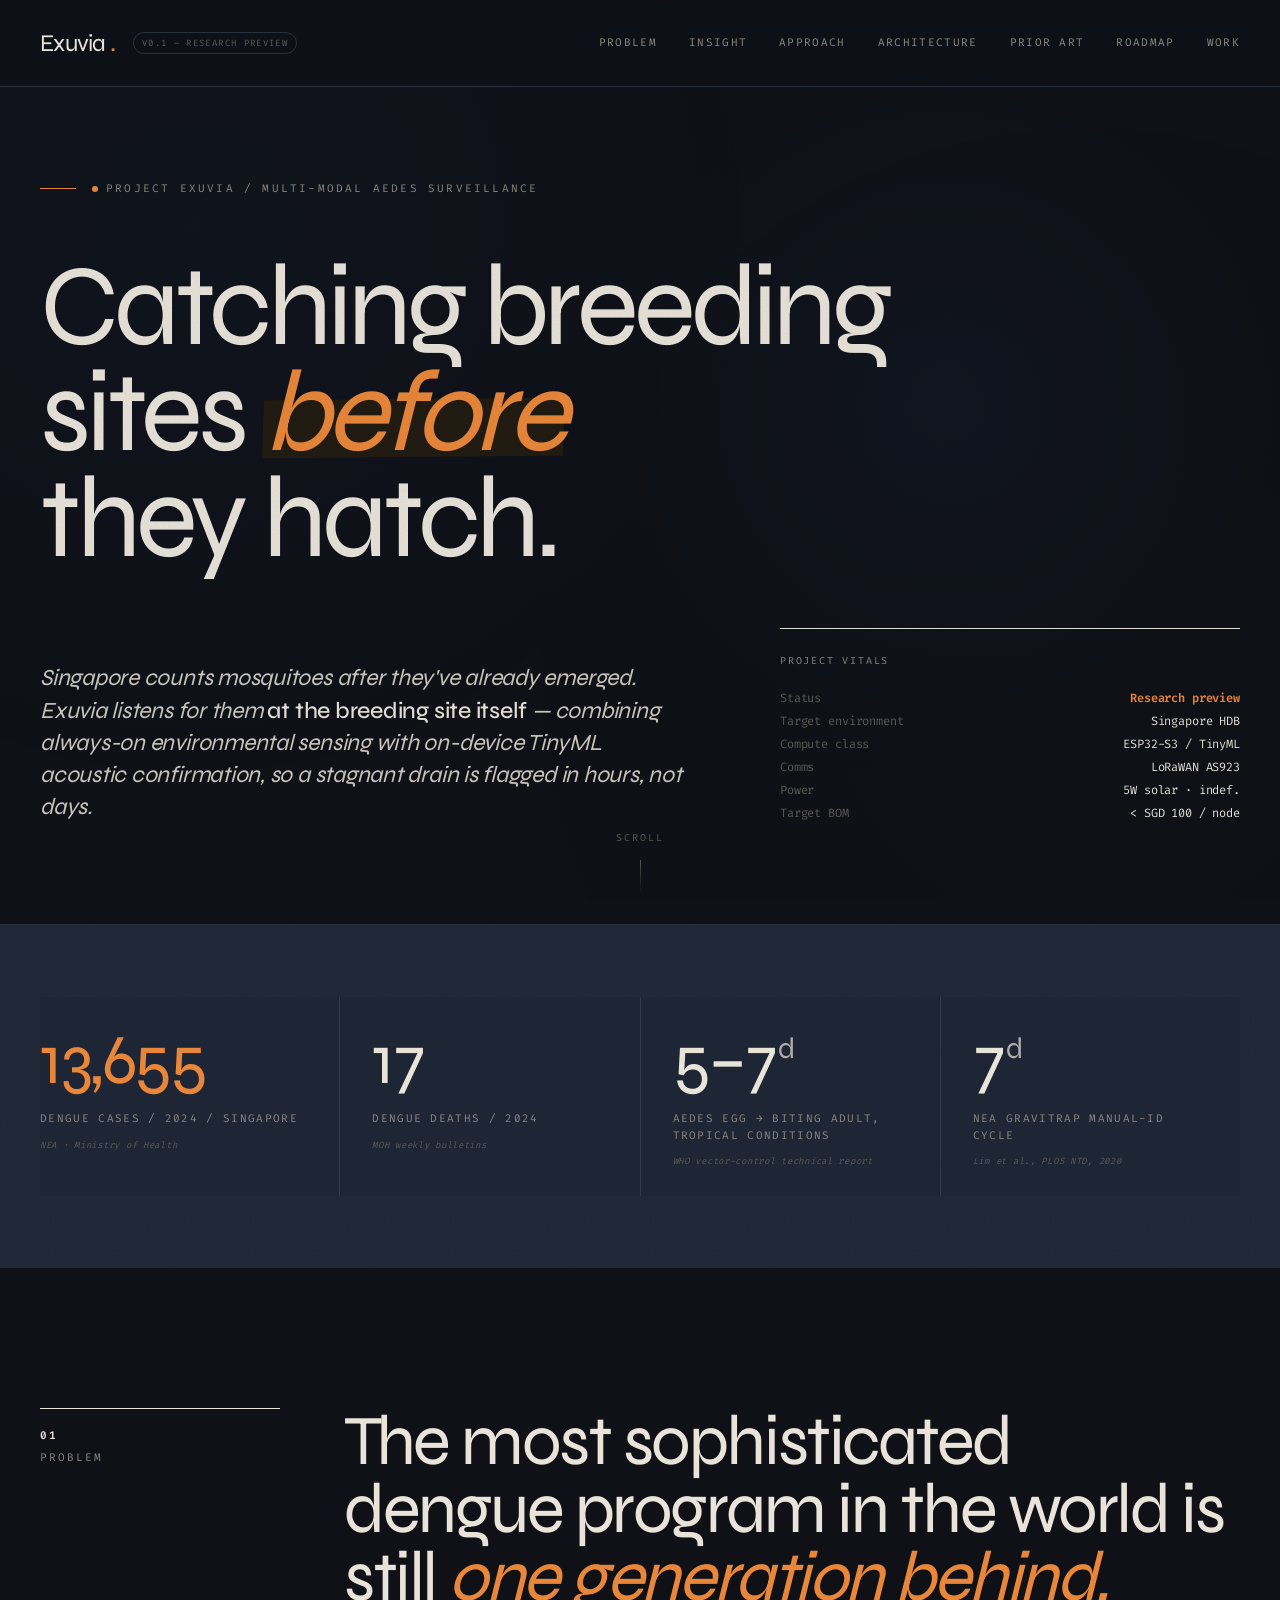
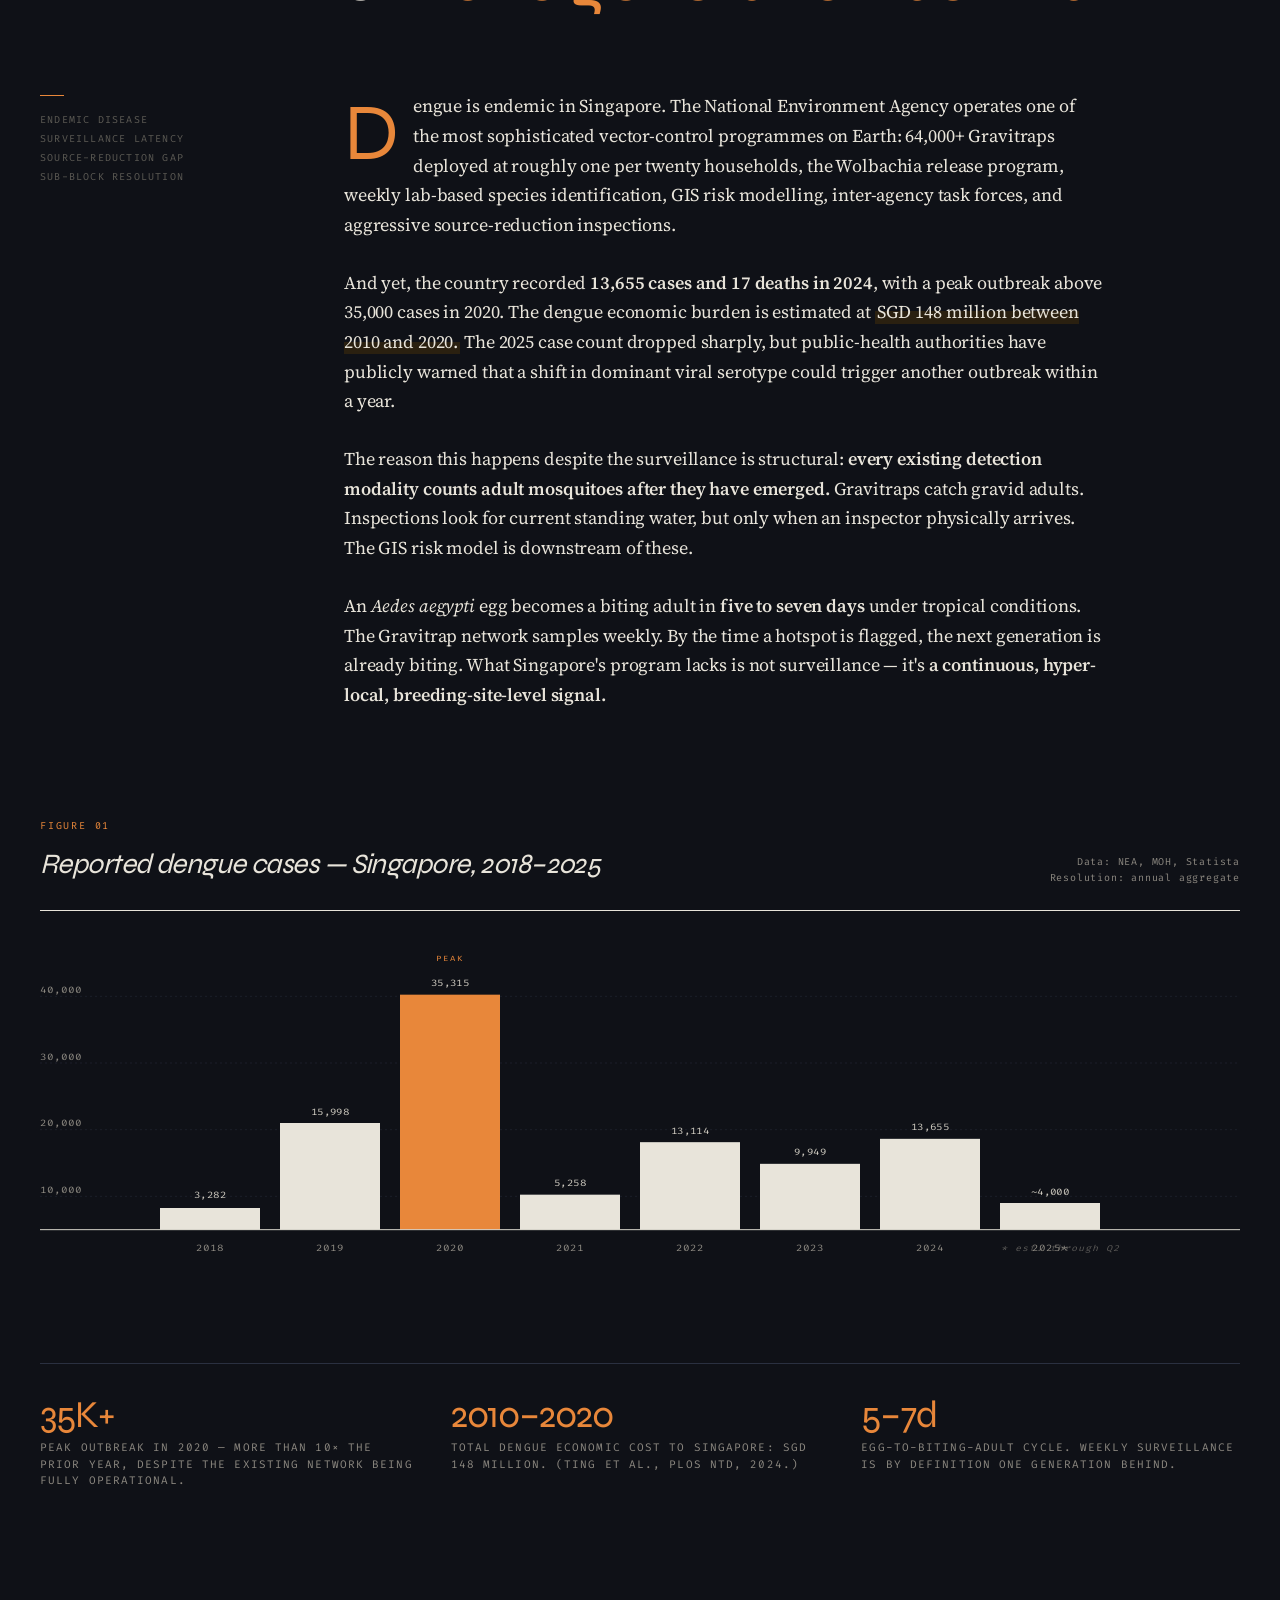
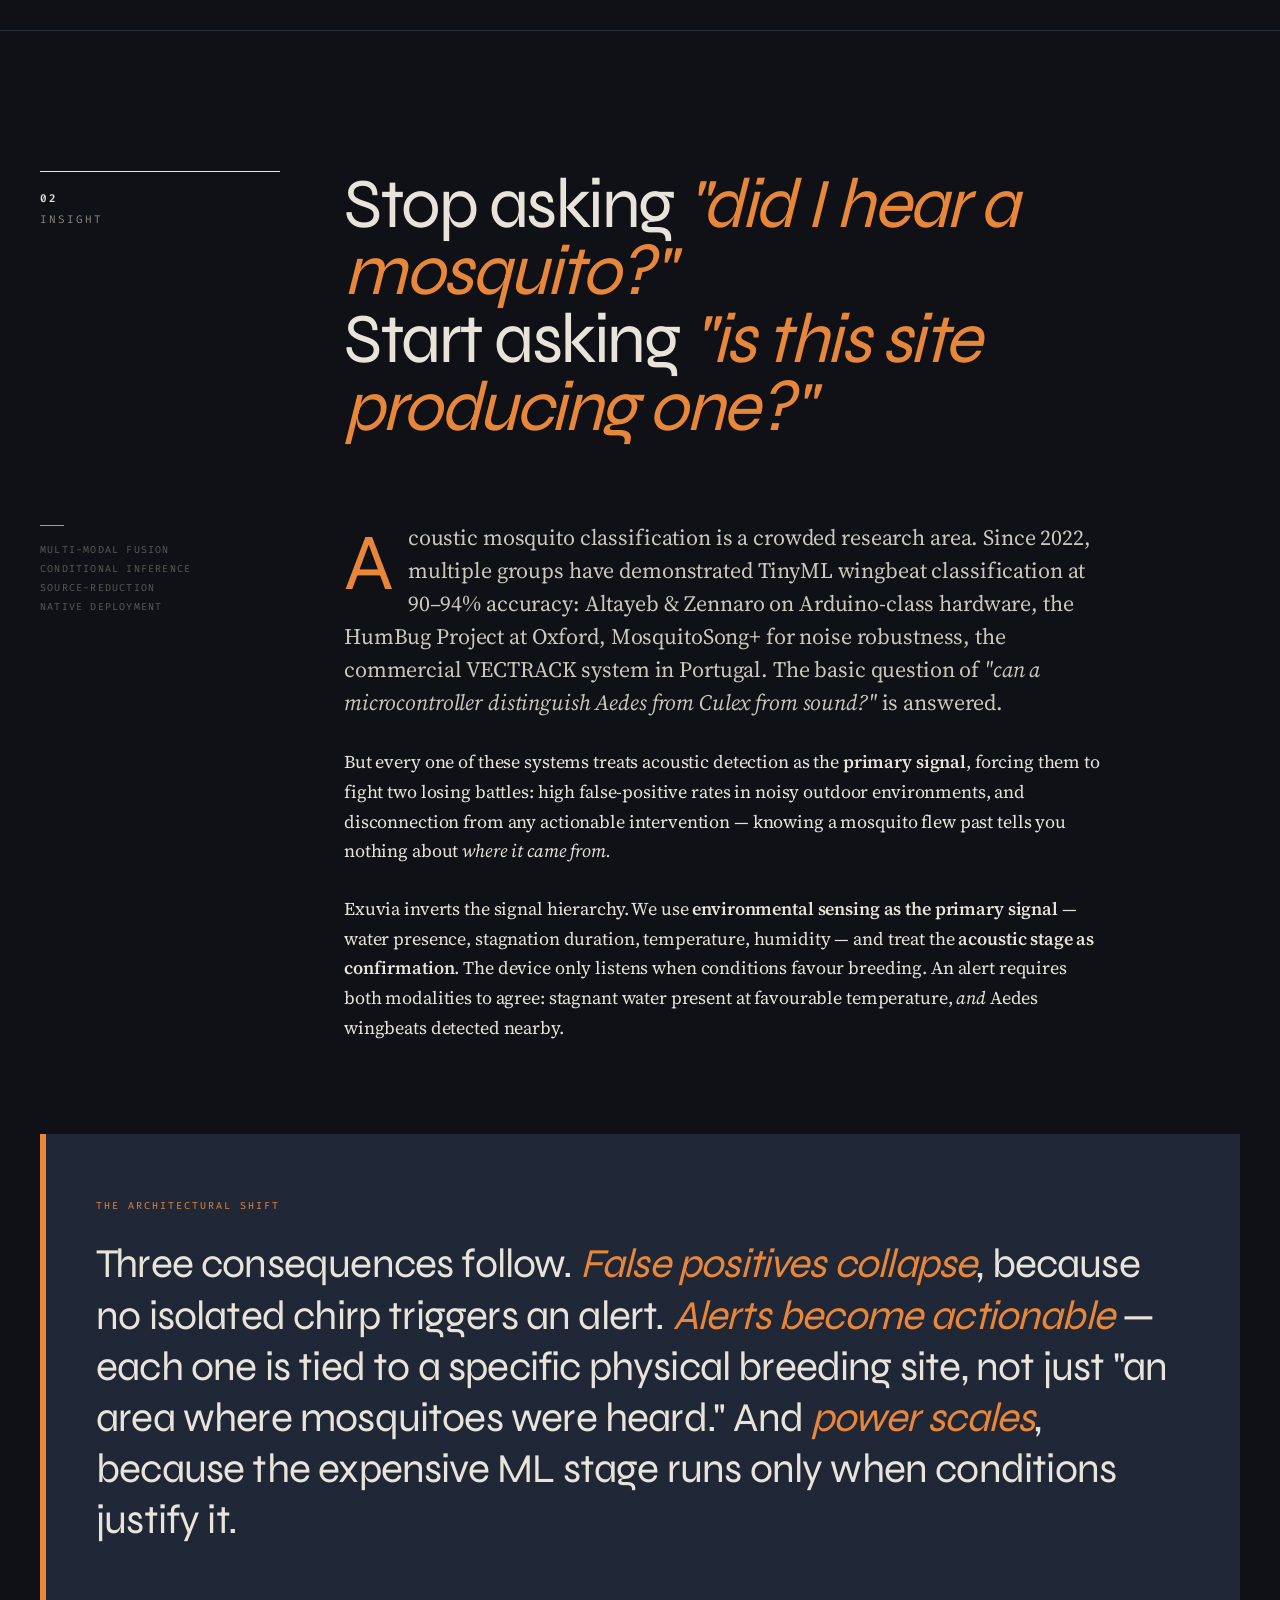
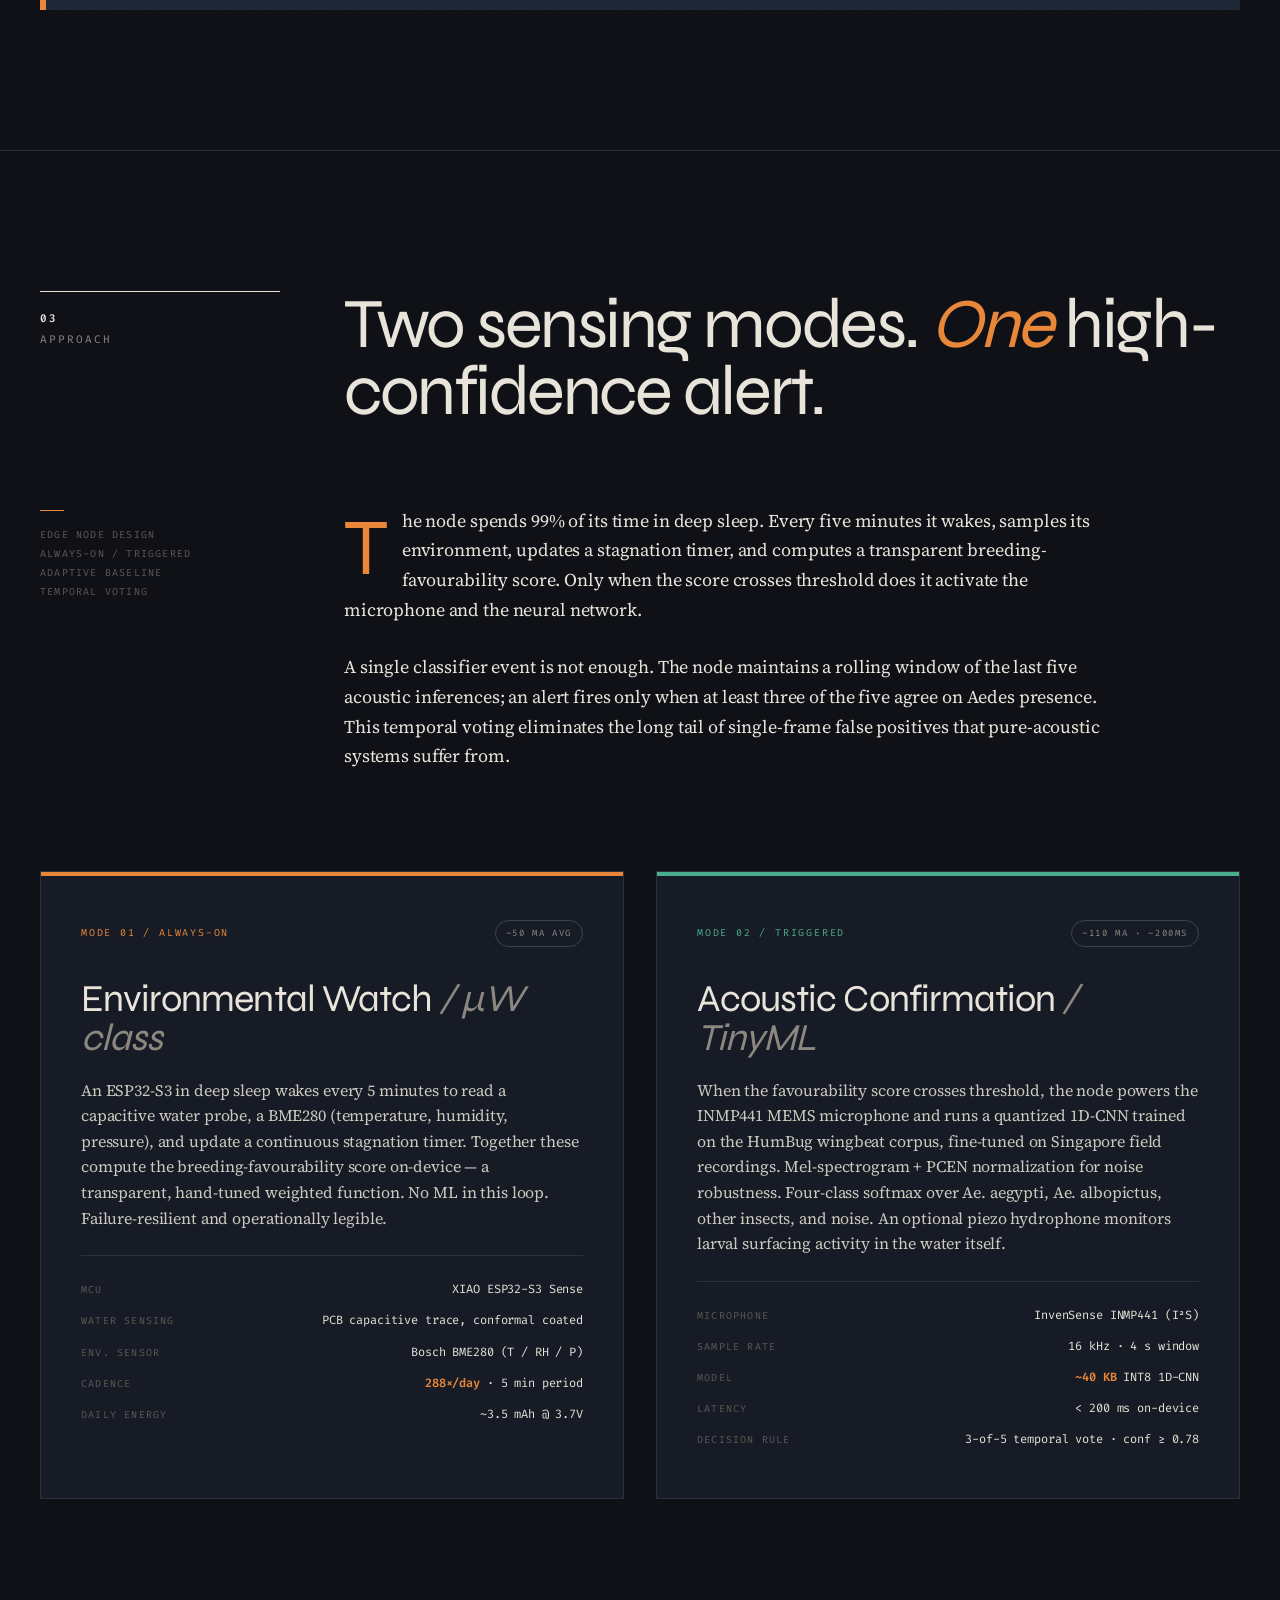
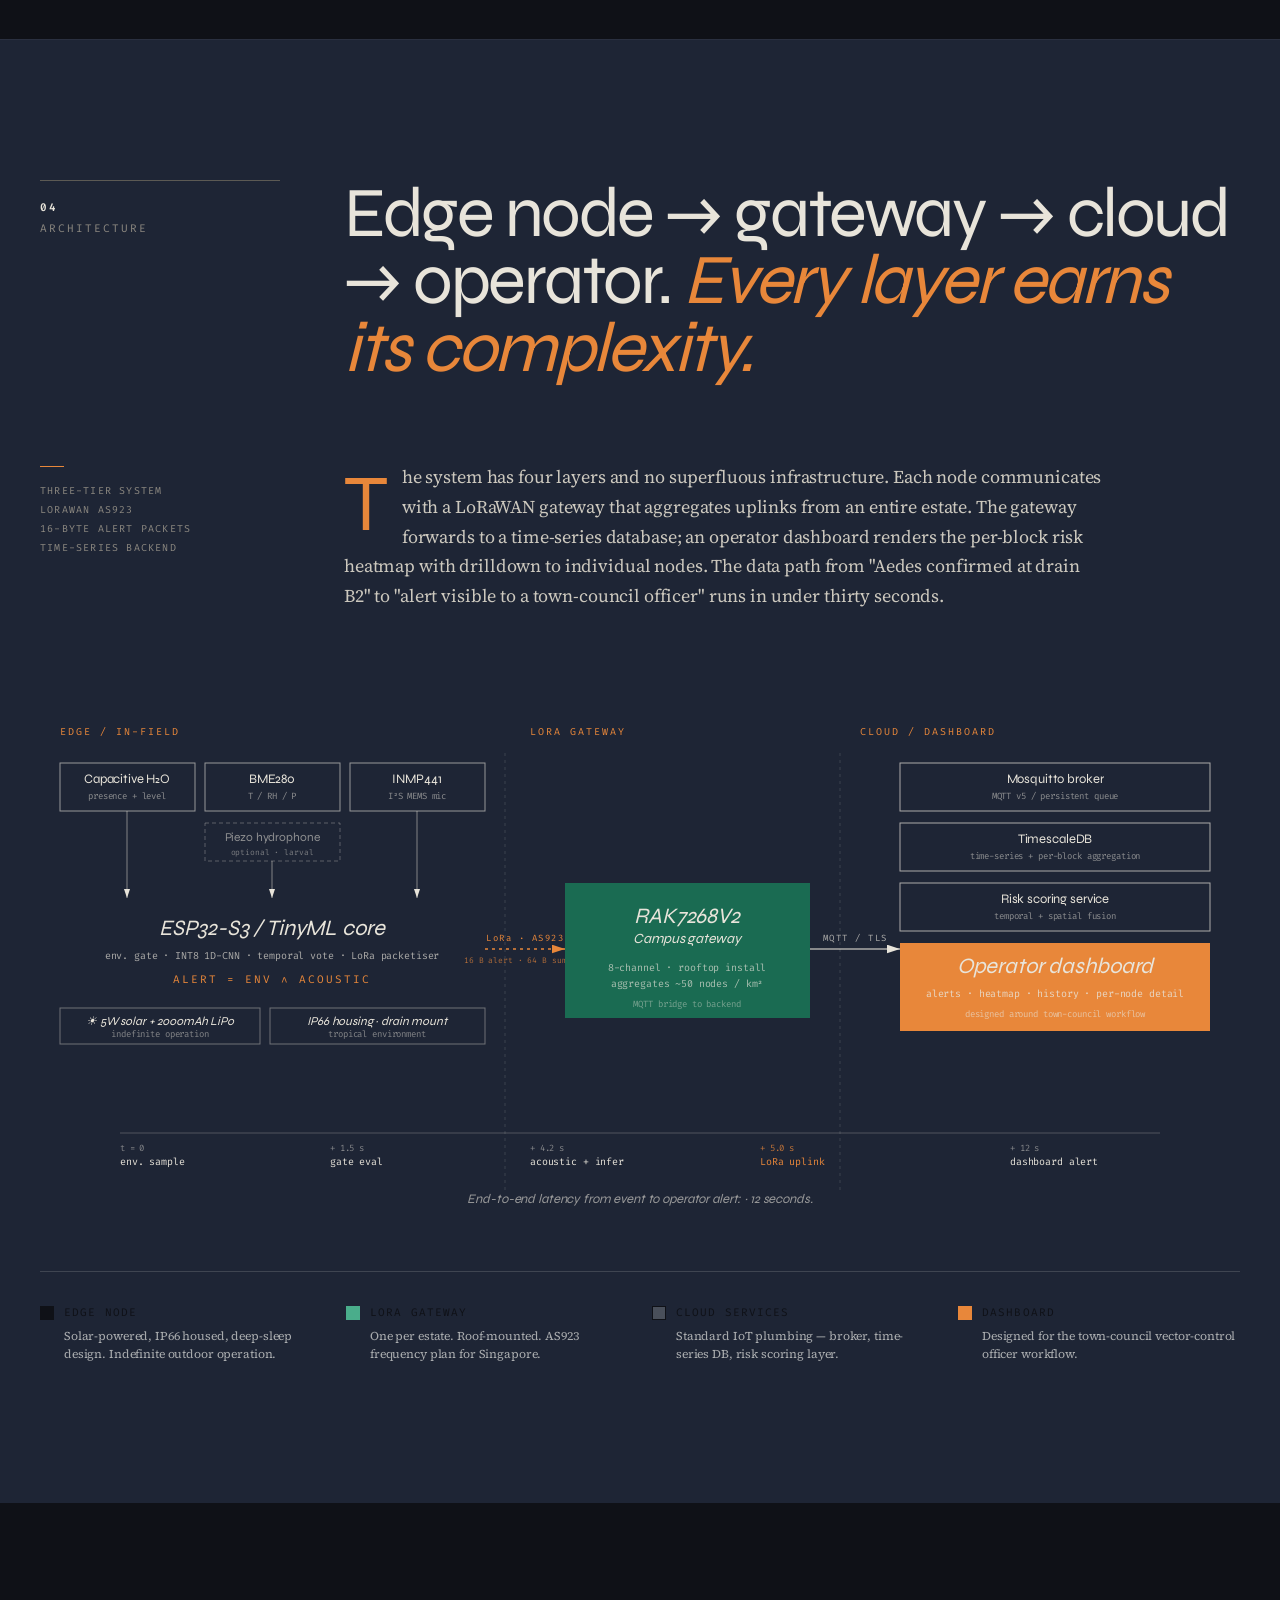
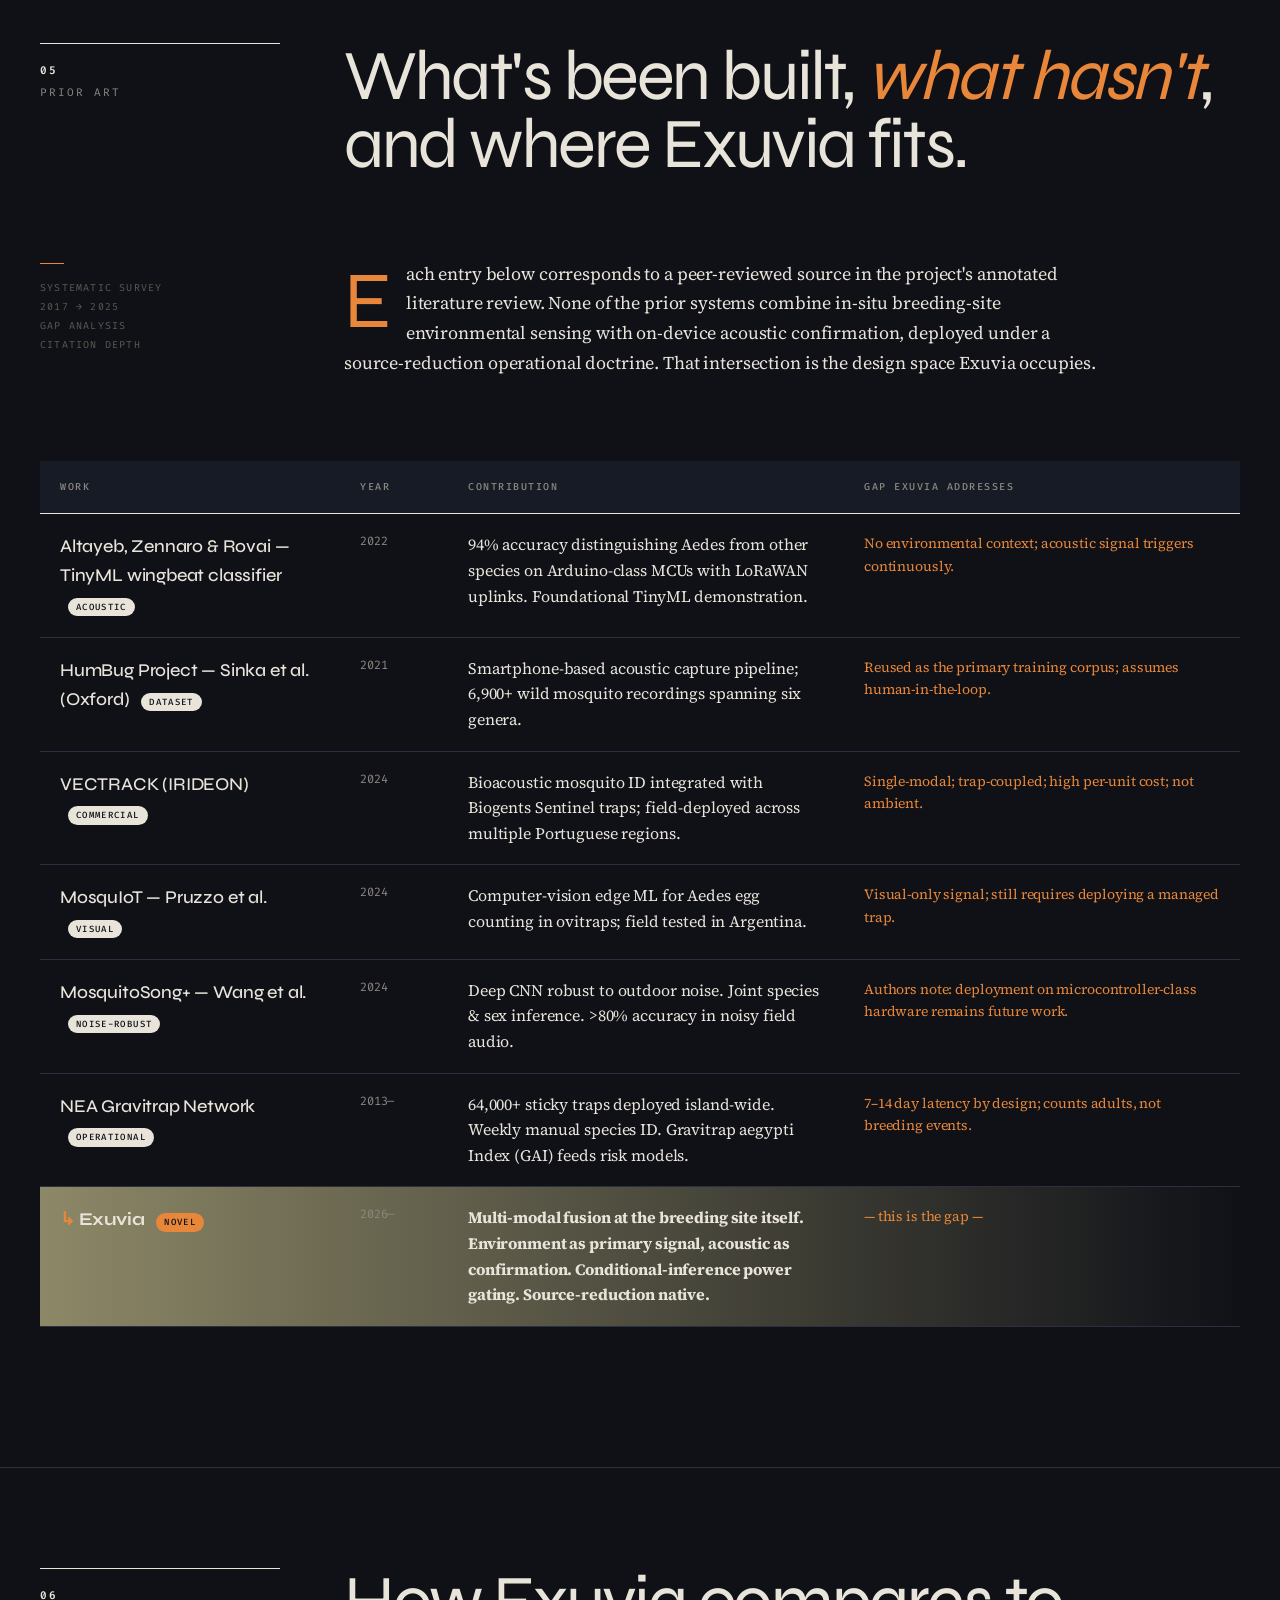
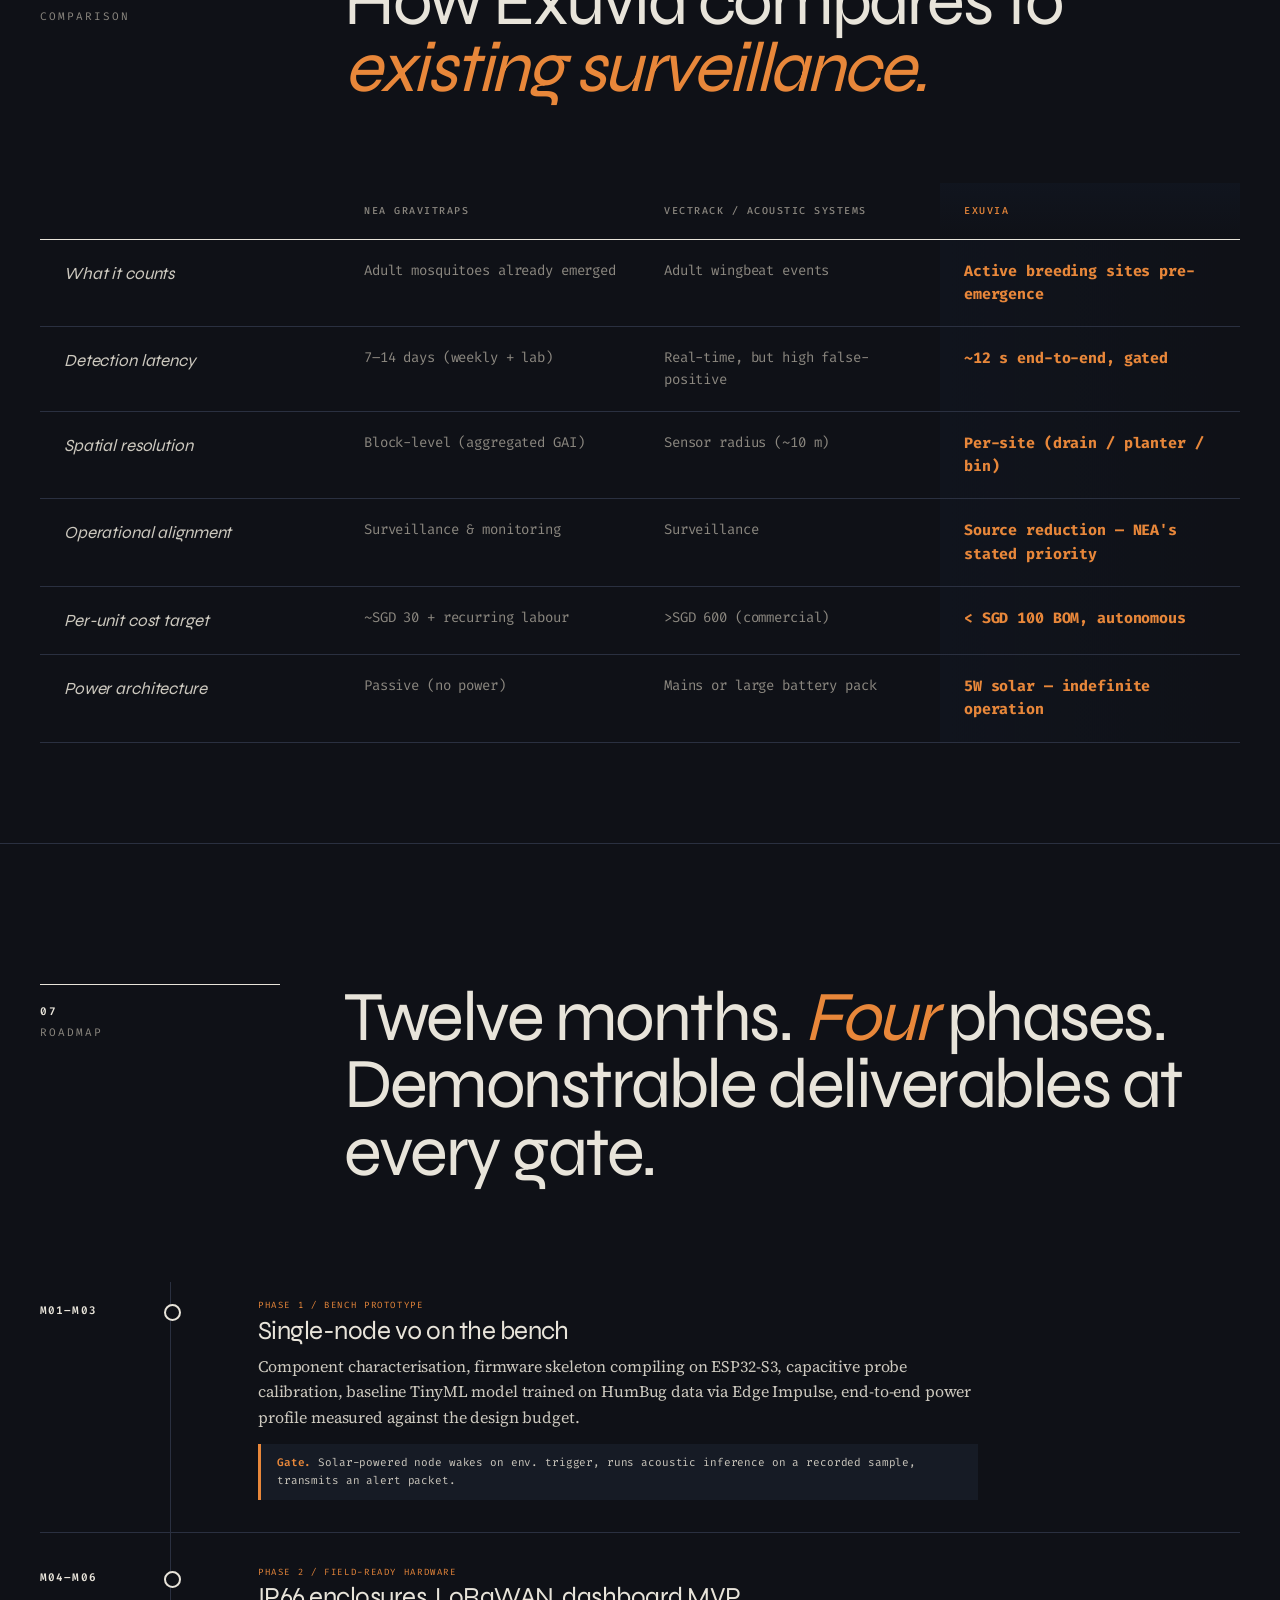
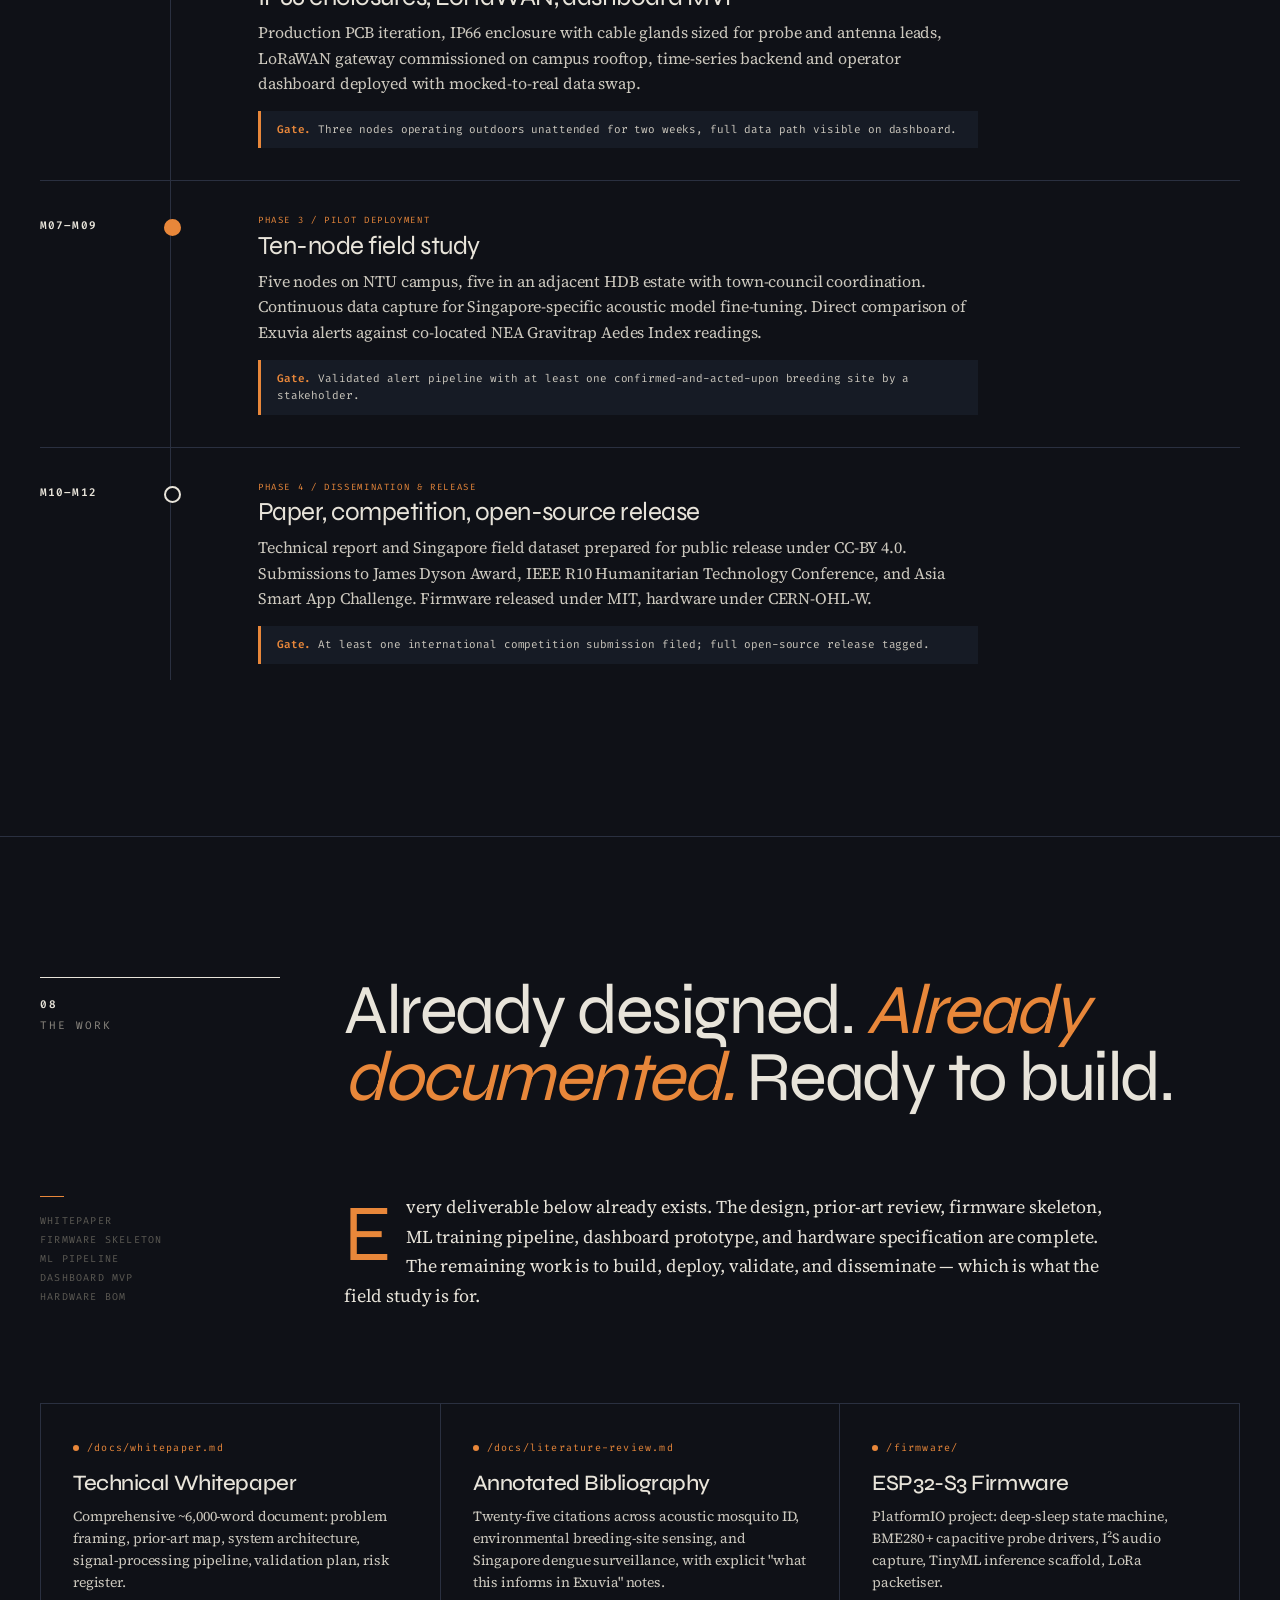
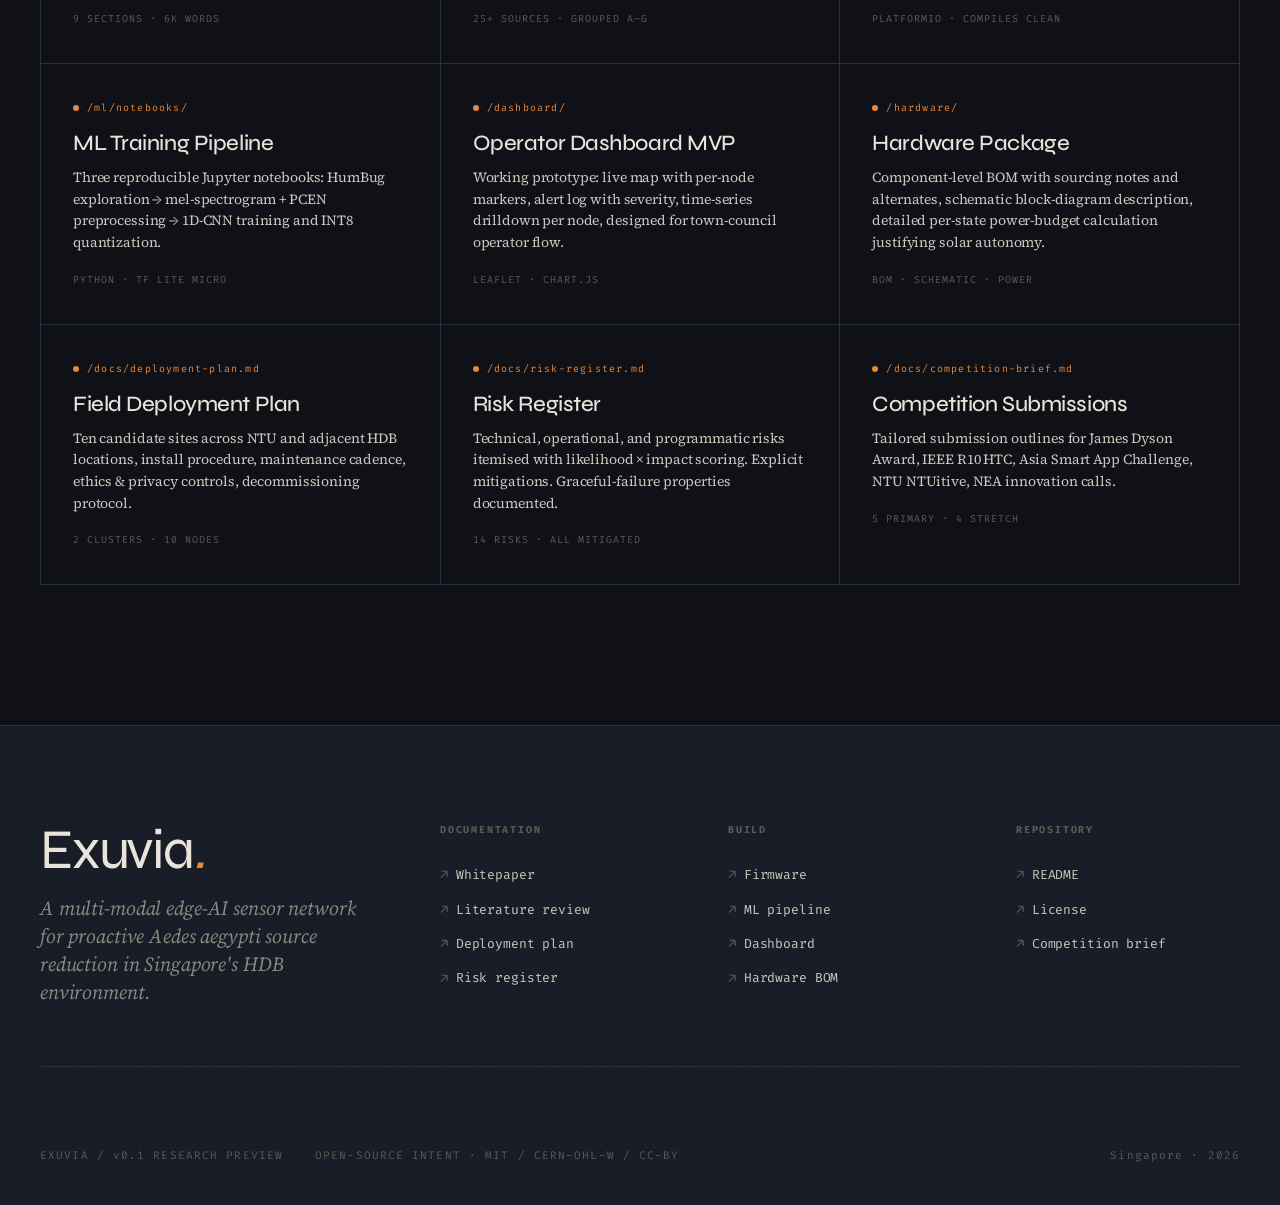
<file: index (2).html>
<!DOCTYPE html>
<html lang="en">
<head>
<meta charset="UTF-8" />
<meta name="viewport" content="width=device-width, initial-scale=1.0" />
<title>Exuvia — Catching breeding sites before they hatch.</title>
<meta name="description" content="A multi-modal edge-AI sensor network for proactive Aedes aegypti breeding-site detection in Singapore's HDB environment." />

<link rel="preconnect" href="https://fonts.googleapis.com">
<link rel="preconnect" href="https://fonts.gstatic.com" crossorigin>
<link href="https://fonts.googleapis.com/css2?family=Syne:wght@400;500;600;700;800&family=Source+Serif+4:ital,opsz,wght@0,8..60,300;0,8..60,400;0,8..60,600;1,8..60,300;1,8..60,400&family=Fira+Code:wght@400;500;600&display=swap" rel="stylesheet">

<style>
:root {
  --paper:      #0f1117;
  --paper-2:    #161b25;
  --paper-3:    #1e2535;
  --ink:        #e8e4da;
  --ink-2:      #ccc8be;
  --ink-3:      #8c8880;
  --ink-4:      #5c5a54;
  --rule:       #2a3040;
  --rule-2:     #3a4355;
  --accent:     #e8873a;          /* amber-orange */
  --accent-2:   #4aad8b;          /* muted teal */
  --amber:      #e8873a;
  --highlight:  #2a2010;
  --max:        1320px;
}

* { box-sizing: border-box; margin: 0; padding: 0; }
*:focus-visible { outline: 2px solid var(--accent); outline-offset: 4px; }

html { scroll-behavior: smooth; }

body {
  background: var(--paper);
  color: var(--ink);
  font-family: 'Source Serif 4', Georgia, serif;
  font-weight: 400;
  font-size: 16px;
  line-height: 1.6;
  letter-spacing: -0.008em;
  -webkit-font-smoothing: antialiased;
  position: relative;
  overflow-x: hidden;
}

/* paper grain + soft warm vignette */
body::before {
  content: "";
  position: fixed;
  inset: 0;
  background-image:
    radial-gradient(circle at 15% 25%, rgba(42,92,170,0.04) 0%, transparent 45%),
    radial-gradient(circle at 85% 75%, rgba(20,20,20,0.04) 0%, transparent 45%);
  pointer-events: none;
  z-index: 1;
}
body::after {
  content: "";
  position: fixed;
  inset: 0;
  background-image: url("data:image/svg+xml;utf8,<svg xmlns='http://www.w3.org/2000/svg' width='240' height='240'><filter id='n'><feTurbulence type='fractalNoise' baseFrequency='0.92' numOctaves='2' seed='9'/><feColorMatrix values='0 0 0 0 0 0 0 0 0 0 0 0 0 0 0 0 0 0 0.09 0'/></filter><rect width='240' height='240' filter='url(%23n)'/></svg>");
  pointer-events: none;
  z-index: 2;
  opacity: 0.55;
  mix-blend-mode: multiply;
}

main, header, footer { position: relative; z-index: 3; }

h1, h2, h3, h4 {
  font-family: 'Syne', sans-serif;
  font-weight: 400;
  letter-spacing: -0.025em;
  line-height: 1.04;
  color: var(--ink);
  
}

a { color: inherit; text-decoration-color: var(--rule-2); text-underline-offset: 4px; text-decoration-thickness: 1px; transition: text-decoration-color 0.15s; }
a:hover { text-decoration-color: var(--accent); }

.mono { font-family: 'Fira Code', monospace; font-size: 0.85em; letter-spacing: 0; }

.container { max-width: var(--max); margin: 0 auto; padding: 0 40px; }

/* ============================================================
   TOP NAVIGATION
============================================================ */
.topbar {
  padding: 22px 0;
  position: fixed;
  top: 0;
  left: 0; right: 0;
  z-index: 50;
  background: rgba(15, 17, 23, 0.92);
  backdrop-filter: blur(12px) saturate(140%);
  border-bottom: 1px solid var(--rule);
  transition: padding 0.3s ease;
}
.topbar.scrolled { padding: 14px 0; }

.topbar-inner {
  display: flex; align-items: center; justify-content: space-between;
}
.brand {
  font-family: 'Syne', sans-serif;
  font-size: 24px;
  font-weight: 400;
  letter-spacing: -0.03em;
  
  display: flex; align-items: baseline; gap: 4px;
}
.brand .dot { color: var(--accent); font-size: 1.1em; }
.brand .v {
  font-family: 'Fira Code', monospace;
  font-size: 9px;
  letter-spacing: 0.15em;
  text-transform: uppercase;
  color: var(--ink-4);
  margin-left: 14px;
  padding: 3px 8px;
  border: 1px solid var(--rule);
  border-radius: 100px;
  align-self: center;
}
.topnav { display: flex; gap: 32px; font-family: 'Fira Code', monospace; font-size: 11px; letter-spacing: 0.12em; text-transform: uppercase; }
.topnav a { color: var(--ink-3); text-decoration: none; transition: color 0.15s; }
.topnav a:hover { color: var(--accent); }

/* ============================================================
   HERO
============================================================ */
.hero {
  padding: 180px 0 100px;
  position: relative;
  border-bottom: 1px solid var(--rule);
  overflow: hidden;
}

.hero::before {
  content: "";
  position: absolute;
  top: 0; right: -5%;
  width: 800px; height: 800px;
  background: radial-gradient(circle, rgba(42,92,170,0.06) 0%, transparent 60%);
  pointer-events: none;
  z-index: 0;
}

.hero-grid {
  position: relative;
  z-index: 2;
}

.hero-eyebrow {
  font-family: 'Fira Code', monospace;
  font-size: 11px;
  letter-spacing: 0.2em;
  text-transform: uppercase;
  color: var(--ink-3);
  margin-bottom: 56px;
  display: flex;
  align-items: center;
  gap: 16px;
  animation: fadeUp 1s ease-out both;
}
.hero-eyebrow::before {
  content: "";
  width: 36px; height: 1px;
  background: var(--accent);
}
.hero-eyebrow .pulse {
  width: 6px; height: 6px;
  background: var(--accent);
  border-radius: 50%;
  margin-right: -8px;
  animation: pulse 2s infinite;
}
@keyframes pulse {
  0%, 100% { opacity: 1; transform: scale(1); }
  50% { opacity: 0.4; transform: scale(0.7); }
}

.hero h1 {
  font-size: clamp(56px, 9vw, 148px);
  font-weight: 300;
  letter-spacing: -0.045em;
  line-height: 0.92;
  margin-bottom: 56px;
  max-width: 1200px;
  
  animation: fadeUp 1s ease-out 0.1s both;
}
.hero h1 em {
  font-style: italic;
  font-weight: 300;
  color: var(--accent);
  
}
.hero h1 .underline {
  position: relative;
  display: inline-block;
}
.hero h1 .underline::after {
  content: "";
  position: absolute;
  bottom: 0.08em;
  left: 0; right: 0;
  height: 0.5em;
  background: var(--highlight);
  z-index: -1;
  opacity: 0.7;
  transform: skew(-2deg, -0.5deg);
}

.hero-body {
  display: grid;
  grid-template-columns: 1.4fr 1fr;
  gap: 96px;
  align-items: end;
  animation: fadeUp 1s ease-out 0.25s both;
}

.hero-lede {
  font-family: 'Syne', sans-serif;
  font-size: clamp(20px, 1.8vw, 26px);
  line-height: 1.4;
  font-weight: 300;
  font-style: italic;
  color: var(--ink-2);
  max-width: 660px;
  letter-spacing: -0.01em;
  
}
.hero-lede strong { font-style: normal; font-weight: 500; color: var(--ink); }

.hero-vitals {
  border-top: 1px solid var(--ink);
  padding-top: 24px;
}
.hero-vitals .vital-title {
  font-family: 'Fira Code', monospace;
  font-size: 10px;
  letter-spacing: 0.18em;
  text-transform: uppercase;
  color: var(--ink-3);
  margin-bottom: 20px;
}
.hero-vitals .vital-grid {
  display: grid;
  grid-template-columns: 1fr 1fr;
  gap: 4px 32px;
  font-family: 'Fira Code', monospace;
  font-size: 12px;
  color: var(--ink-2);
}
.hero-vitals .vital-grid .label { color: var(--ink-4); }
.hero-vitals .vital-grid .value { color: var(--ink); text-align: right; }
.hero-vitals .vital-grid .value em { color: var(--accent); font-style: normal; font-weight: 600; }

/* Animated heading reveal */
@keyframes fadeUp {
  from { opacity: 0; transform: translateY(28px); }
  to { opacity: 1; transform: translateY(0); }
}

/* Scroll cue */
.scroll-cue {
  position: absolute;
  bottom: 32px;
  left: 50%;
  transform: translateX(-50%);
  font-family: 'Fira Code', monospace;
  font-size: 10px;
  letter-spacing: 0.2em;
  text-transform: uppercase;
  color: var(--ink-4);
  display: flex;
  flex-direction: column;
  align-items: center;
  gap: 14px;
  animation: fadeIn 1s ease-out 1.5s both;
}
.scroll-cue::after {
  content: "";
  width: 1px;
  height: 32px;
  background: linear-gradient(to bottom, var(--ink-4), transparent);
  animation: scrollPulse 2s ease-in-out infinite;
}
@keyframes scrollPulse {
  0%, 100% { opacity: 0.4; transform: scaleY(0.7); transform-origin: top; }
  50% { opacity: 1; transform: scaleY(1); }
}
@keyframes fadeIn {
  from { opacity: 0; }
  to { opacity: 1; }
}

/* ============================================================
   STATS RIBBON
============================================================ */
.stats-ribbon {
  background: var(--paper-3);
  color: var(--ink);
  padding: 72px 0;
  position: relative;
  overflow: hidden;
}
.stats-ribbon::before {
  content: "";
  position: absolute;
  inset: 0;
  background-image: url("data:image/svg+xml;utf8,<svg xmlns='http://www.w3.org/2000/svg' width='200' height='200'><filter id='n'><feTurbulence type='fractalNoise' baseFrequency='0.85' numOctaves='2' seed='2'/><feColorMatrix values='0 0 0 0 1 0 0 0 0 1 0 0 0 0 1 0 0 0 0.04 0'/></filter><rect width='200' height='200' filter='url(%23n)'/></svg>");
  opacity: 0.6;
  pointer-events: none;
}
.stats-ribbon .container { position: relative; }

.stats-row {
  display: grid;
  grid-template-columns: repeat(4, 1fr);
  gap: 1px;
  background: rgba(255,255,255,0.08);
}
.stat-cell {
  background: var(--paper-3);
  padding: 28px 28px 28px 0;
  display: flex;
  flex-direction: column;
  gap: 4px;
}
.stat-cell:not(:first-child) { padding-left: 32px; }
.stat-num {
  font-family: 'Syne', sans-serif;
  font-weight: 300;
  font-size: clamp(48px, 5.5vw, 76px);
  line-height: 1;
  letter-spacing: -0.035em;
  color: var(--ink);
  
}
.stat-num .unit {
  font-size: 0.42em;
  vertical-align: super;
  opacity: 0.7;
  margin-left: 4px;
  letter-spacing: 0;
}
.stat-num.accent { color: var(--accent); }
.stat-label {
  font-family: 'Fira Code', monospace;
  font-size: 11px;
  letter-spacing: 0.12em;
  text-transform: uppercase;
  color: var(--ink-3);
  margin-top: 12px;
  line-height: 1.5;
}
.stat-source {
  font-family: 'Fira Code', monospace;
  font-size: 9px;
  letter-spacing: 0.08em;
  color: var(--ink-4);
  margin-top: 6px;
  font-style: italic;
}

/* ============================================================
   SECTION BASE
============================================================ */
section.content { padding: 140px 0; border-bottom: 1px solid var(--rule); position: relative; }
section.content.tight { padding: 100px 0; }
section.dark { background: var(--paper-3); color: var(--ink); border-bottom: none; }
section.dark h1, section.dark h2, section.dark h3 { color: var(--ink); }
section.dark .aside { color: var(--ink-3); }
section.dark a { color: var(--ink); }

.section-head {
  display: grid;
  grid-template-columns: 240px 1fr;
  gap: 64px;
  margin-bottom: 80px;
  align-items: start;
}
.section-num {
  font-family: 'Fira Code', monospace;
  font-size: 11px;
  letter-spacing: 0.18em;
  text-transform: uppercase;
  color: var(--ink-3);
  padding-top: 18px;
  border-top: 1px solid var(--ink);
  display: flex;
  flex-direction: column;
  gap: 4px;
}
.section-num .id { color: var(--ink); font-weight: 600; }
section.dark .section-num { color: var(--ink-3); border-top-color: var(--ink-4); }
section.dark .section-num .id { color: var(--ink); }

.section-head h2 {
  font-size: clamp(42px, 5.5vw, 84px);
  font-weight: 300;
  letter-spacing: -0.035em;
  line-height: 0.96;
  max-width: 1100px;
  
}
.section-head h2 em {
  font-style: italic;
  color: var(--accent);
  font-weight: 300;
  
}

.section-body {
  display: grid;
  grid-template-columns: 240px 1fr;
  gap: 64px;
}
.aside {
  font-family: 'Fira Code', monospace;
  font-size: 10px;
  letter-spacing: 0.12em;
  text-transform: uppercase;
  color: var(--ink-4);
  line-height: 1.9;
  padding-top: 4px;
}
.aside-divider {
  width: 24px;
  height: 1px;
  background: var(--accent);
  margin: 0 0 14px;
}
.body { max-width: 760px; }
.body p { margin-bottom: 28px; font-size: 18px; line-height: 1.65; }
.body p.lede { font-size: 22px; line-height: 1.5; color: var(--ink-2); font-weight: 400; }
.body p strong { font-weight: 600; color: var(--ink); }
.body p mark {
  background: linear-gradient(180deg, transparent 50%, var(--highlight) 50%);
  padding: 0 2px;
  color: var(--ink);
}
section.dark .body p { color: var(--ink-2); }
section.dark .body p strong { color: var(--ink); }

/* Drop cap */
.body > p:first-of-type::first-letter {
  font-family: 'Syne', sans-serif;
  font-size: 80px;
  font-weight: 300;
  float: left;
  line-height: 0.85;
  margin: 8px 14px -4px 0;
  color: var(--accent);
  
}
section.dark .body > p:first-of-type::first-letter { color: var(--accent); }

/* ============================================================
   DENGUE CHART (PROBLEM SECTION)
============================================================ */
.chart-figure {
  margin-top: 80px;
  position: relative;
}
.chart-header {
  display: flex;
  justify-content: space-between;
  align-items: flex-end;
  padding-bottom: 24px;
  border-bottom: 1px solid var(--ink);
  margin-bottom: 32px;
}
.chart-title-block .fig-id {
  font-family: 'Fira Code', monospace;
  font-size: 10px;
  letter-spacing: 0.18em;
  text-transform: uppercase;
  color: var(--accent);
  margin-bottom: 8px;
}
.chart-title-block .fig-title {
  font-family: 'Syne', sans-serif;
  font-size: 28px;
  font-weight: 400;
  letter-spacing: -0.02em;
  font-style: italic;
}
.chart-meta {
  font-family: 'Fira Code', monospace;
  font-size: 10px;
  letter-spacing: 0.08em;
  color: var(--ink-3);
  text-align: right;
  line-height: 1.6;
}

.dengue-chart {
  position: relative;
  height: 380px;
  padding: 20px 0 60px;
}
.dengue-svg {
  width: 100%;
  height: 100%;
  overflow: visible;
}
.bar-rect {
  fill: var(--ink);
  transition: fill 0.2s;
  cursor: pointer;
}
.bar-rect.peak { fill: var(--accent); }
.bar-rect:hover { fill: var(--accent-2); }
.bar-label {
  font-family: 'Fira Code', monospace;
  font-size: 11px;
  fill: var(--ink-2);
  text-anchor: middle;
}
.bar-year {
  font-family: 'Fira Code', monospace;
  font-size: 11px;
  fill: var(--ink-3);
  text-anchor: middle;
  letter-spacing: 0.05em;
}
.bar-callout {
  font-family: 'Fira Code', monospace;
  font-size: 10px;
  fill: var(--accent);
  text-anchor: middle;
  letter-spacing: 0.15em;
}
.axis-line { stroke: var(--ink); stroke-width: 1; }
.gridline { stroke: var(--rule); stroke-width: 0.5; stroke-dasharray: 2,3; }

.chart-annotations {
  margin-top: 40px;
  display: grid;
  grid-template-columns: repeat(3, 1fr);
  gap: 32px;
  padding-top: 32px;
  border-top: 1px solid var(--rule);
}
.annotation .ann-num {
  font-family: 'Syne', sans-serif;
  font-size: 38px;
  font-weight: 300;
  color: var(--accent);
  letter-spacing: -0.03em;
  line-height: 1;
  margin-bottom: 6px;
  
}
.annotation .ann-label {
  font-family: 'Fira Code', monospace;
  font-size: 11px;
  letter-spacing: 0.1em;
  text-transform: uppercase;
  color: var(--ink-3);
  line-height: 1.5;
}

/* ============================================================
   THE INSIGHT — CALLOUT
============================================================ */
.callout-box {
  margin-top: 64px;
  padding: 64px 56px;
  background: var(--paper-3);
  color: var(--ink);
  position: relative;
  overflow: hidden;
}
.callout-box::before {
  content: "";
  position: absolute;
  top: 0; left: 0;
  width: 6px; height: 100%;
  background: var(--accent);
}
.callout-box::after {
  content: "";
  position: absolute;
  inset: 0;
  background-image: url("data:image/svg+xml;utf8,<svg xmlns='http://www.w3.org/2000/svg' width='200' height='200'><filter id='n'><feTurbulence type='fractalNoise' baseFrequency='0.85' numOctaves='2' seed='5'/><feColorMatrix values='0 0 0 0 1 0 0 0 0 1 0 0 0 0 1 0 0 0 0.03 0'/></filter><rect width='200' height='200' filter='url(%23n)'/></svg>");
  opacity: 0.5;
  pointer-events: none;
}
.callout-box .callout-eyebrow {
  font-family: 'Fira Code', monospace;
  font-size: 10px;
  letter-spacing: 0.2em;
  text-transform: uppercase;
  color: var(--accent);
  margin-bottom: 24px;
  position: relative; z-index: 2;
}
.callout-box .callout-text {
  font-family: 'Syne', sans-serif;
  font-size: clamp(28px, 3.2vw, 44px);
  font-weight: 300;
  line-height: 1.25;
  letter-spacing: -0.02em;
  color: var(--ink);
  position: relative; z-index: 2;
  max-width: 1100px;
}
.callout-box .callout-text em {
  font-style: italic;
  color: var(--accent);
  font-weight: 300;
}

/* ============================================================
   APPROACH — TWO-MODE GRID
============================================================ */
.approach-modes {
  display: grid;
  grid-template-columns: 1fr 1fr;
  gap: 32px;
  margin-top: 72px;
}
.mode-card {
  position: relative;
  padding: 48px 40px;
  background: var(--paper-2);
  border: 1px solid var(--rule);
  transition: transform 0.3s, box-shadow 0.3s;
}
.mode-card::before {
  content: "";
  position: absolute;
  top: 0; left: 0;
  width: 100%; height: 4px;
  background: var(--accent);
}
.mode-card.alt::before { background: var(--accent-2); }
.mode-card:hover { transform: translateY(-4px); box-shadow: 0 24px 48px -16px rgba(10,12,10,0.12); }

.mode-tag {
  display: flex;
  justify-content: space-between;
  align-items: center;
  margin-bottom: 32px;
}
.mode-id {
  font-family: 'Fira Code', monospace;
  font-size: 10px;
  letter-spacing: 0.18em;
  text-transform: uppercase;
  color: var(--accent);
}
.mode-card.alt .mode-id { color: var(--accent-2); }
.mode-state {
  font-family: 'Fira Code', monospace;
  font-size: 9px;
  letter-spacing: 0.18em;
  text-transform: uppercase;
  color: var(--ink-3);
  padding: 5px 10px;
  border: 1px solid var(--rule-2);
  border-radius: 100px;
}

.mode-card h3 {
  font-size: clamp(28px, 3vw, 38px);
  font-weight: 400;
  letter-spacing: -0.025em;
  margin-bottom: 20px;
  
}
.mode-card h3 em { font-style: italic; color: var(--ink-3); font-weight: 300;  }

.mode-card p { font-size: 16px; color: var(--ink-2); margin-bottom: 24px; line-height: 1.6; }

.mode-specs {
  border-top: 1px solid var(--rule);
  padding-top: 24px;
  display: flex;
  flex-direction: column;
  gap: 12px;
}
.spec-row {
  display: grid;
  grid-template-columns: auto 1fr;
  gap: 20px;
  align-items: baseline;
}
.spec-key {
  font-family: 'Fira Code', monospace;
  font-size: 10px;
  letter-spacing: 0.12em;
  text-transform: uppercase;
  color: var(--ink-4);
}
.spec-val {
  font-family: 'Fira Code', monospace;
  font-size: 12px;
  color: var(--ink);
  text-align: right;
}
.spec-val .em { color: var(--accent); font-weight: 600; }

/* ============================================================
   ARCHITECTURE DIAGRAM (DARK SECTION)
============================================================ */
.arch-figure {
  margin-top: 64px;
  position: relative;
}
.arch-figure svg {
  width: 100%;
  height: auto;
  display: block;
}

.arch-legend {
  margin-top: 48px;
  display: grid;
  grid-template-columns: repeat(4, 1fr);
  gap: 24px;
  padding-top: 32px;
  border-top: 1px solid rgba(245, 244, 240, 0.15);
}
.legend-item {
  display: flex;
  flex-direction: column;
  gap: 6px;
}
.legend-marker {
  display: flex;
  align-items: center;
  gap: 10px;
}
.legend-marker .swatch {
  width: 14px; height: 14px;
  flex-shrink: 0;
}
.legend-marker .swatch.edge { background: var(--paper); }
.legend-marker .swatch.gw   { background: var(--accent-2); }
.legend-marker .swatch.cloud { background: rgba(245, 244, 240, 0.2); border: 1px solid var(--paper); }
.legend-marker .swatch.alert { background: var(--accent); }
.legend-marker .label {
  font-family: 'Fira Code', monospace;
  font-size: 11px;
  letter-spacing: 0.1em;
  text-transform: uppercase;
  color: var(--paper);
}
.legend-item .desc {
  font-size: 12px;
  color: rgba(245, 244, 240, 0.65);
  line-height: 1.5;
  padding-left: 24px;
}

/* ============================================================
   PRIOR ART TABLE
============================================================ */
.prior-art {
  margin-top: 56px;
  overflow-x: auto;
}
.prior-art table {
  width: 100%;
  border-collapse: collapse;
  min-width: 900px;
}
.prior-art th, .prior-art td {
  text-align: left;
  padding: 18px 20px;
  border-bottom: 1px solid var(--rule);
  vertical-align: top;
}
.prior-art th {
  font-family: 'Fira Code', monospace;
  font-size: 10px;
  letter-spacing: 0.15em;
  text-transform: uppercase;
  color: var(--ink-3);
  border-bottom: 1.5px solid var(--ink);
  font-weight: 500;
  background: var(--paper-2);
}
.prior-art td.work {
  font-family: 'Syne', sans-serif;
  font-size: 18px;
  font-weight: 500;
  letter-spacing: -0.01em;
}
.prior-art td.year {
  font-family: 'Fira Code', monospace;
  font-size: 12px;
  color: var(--ink-3);
  white-space: nowrap;
}
.prior-art td.gap { color: var(--accent); font-size: 14px; }
.prior-art .pill {
  display: inline-block;
  padding: 2px 8px;
  background: var(--ink);
  color: var(--paper);
  font-family: 'Fira Code', monospace;
  font-size: 9px;
  letter-spacing: 0.15em;
  text-transform: uppercase;
  border-radius: 100px;
  margin-left: 8px;
}
.prior-art tr.featured {
  background: linear-gradient(90deg, rgba(244,233,168,0.55), transparent);
}
.prior-art tr.featured td.work::before {
  content: "↳ ";
  color: var(--accent);
  font-weight: 700;
}

/* ============================================================
   ROADMAP TIMELINE
============================================================ */
.timeline {
  margin-top: 64px;
  position: relative;
}
.timeline::before {
  content: "";
  position: absolute;
  left: 130px;
  top: 16px; bottom: 16px;
  width: 1px;
  background: var(--rule);
}
.tl-row {
  display: grid;
  grid-template-columns: 110px 60px 1fr;
  gap: 24px;
  padding: 32px 0;
  position: relative;
  align-items: start;
}
.tl-row:not(:last-child) { border-bottom: 1px solid var(--rule); }
.tl-row::before {
  content: "";
  position: absolute;
  left: 124px; top: 38px;
  width: 13px; height: 13px;
  background: var(--paper);
  border: 2px solid var(--ink);
  border-radius: 50%;
  z-index: 2;
}
.tl-row.featured::before { background: var(--accent); border-color: var(--accent); }

.tl-month {
  font-family: 'Fira Code', monospace;
  font-size: 11px;
  letter-spacing: 0.1em;
  text-transform: uppercase;
  color: var(--ink);
  font-weight: 600;
  padding-top: 4px;
}
.tl-phase {
  grid-column: 3;
  font-family: 'Fira Code', monospace;
  font-size: 9px;
  letter-spacing: 0.18em;
  text-transform: uppercase;
  color: var(--accent);
  margin-bottom: 4px;
}
.tl-row h4 {
  font-family: 'Syne', sans-serif;
  font-size: 26px;
  font-weight: 400;
  letter-spacing: -0.02em;
  margin-bottom: 10px;
  
}
.tl-row p { font-size: 16px; color: var(--ink-2); line-height: 1.6; max-width: 720px; }
.tl-gate {
  margin-top: 14px;
  padding: 10px 16px;
  background: var(--paper-2);
  border-left: 3px solid var(--accent);
  font-family: 'Fira Code', monospace;
  font-size: 11px;
  color: var(--ink-2);
  line-height: 1.6;
  max-width: 720px;
}
.tl-gate strong { color: var(--accent); font-weight: 600; }

/* ============================================================
   DELIVERABLES GRID
============================================================ */
.deliv-grid {
  display: grid;
  grid-template-columns: repeat(3, 1fr);
  gap: 1px;
  background: var(--rule);
  border: 1px solid var(--rule);
  margin-top: 64px;
}
.deliv {
  padding: 36px 32px;
  background: var(--paper);
  transition: background 0.2s;
  position: relative;
  cursor: default;
}
.deliv:hover { background: var(--paper-2); }
.deliv-path {
  font-family: 'Fira Code', monospace;
  font-size: 10px;
  letter-spacing: 0.12em;
  color: var(--accent);
  margin-bottom: 16px;
  display: flex;
  align-items: center;
  gap: 8px;
}
.deliv-path::before {
  content: "";
  width: 6px; height: 6px;
  background: var(--accent);
  border-radius: 50%;
}
.deliv h4 {
  font-family: 'Syne', sans-serif;
  font-size: 22px;
  font-weight: 500;
  letter-spacing: -0.02em;
  margin-bottom: 12px;
  
}
.deliv p { font-size: 14px; color: var(--ink-2); line-height: 1.55; }
.deliv .deliv-meta {
  margin-top: 18px;
  font-family: 'Fira Code', monospace;
  font-size: 10px;
  letter-spacing: 0.1em;
  text-transform: uppercase;
  color: var(--ink-4);
}

/* ============================================================
   COMPARISON TABLE
============================================================ */
.comparison {
  margin-top: 64px;
}
.comparison table {
  width: 100%;
  border-collapse: collapse;
}
.comparison th, .comparison td {
  padding: 20px 24px;
  text-align: left;
  vertical-align: top;
  border-bottom: 1px solid var(--rule);
}
.comparison th {
  font-family: 'Fira Code', monospace;
  font-size: 10px;
  letter-spacing: 0.15em;
  text-transform: uppercase;
  color: var(--ink-3);
  border-bottom: 1.5px solid var(--ink);
  font-weight: 500;
  width: 24%;
}
.comparison th.col-existing { color: var(--ink-3); }
.comparison th.col-hatch {
  color: var(--accent);
  background: linear-gradient(180deg, rgba(42, 92, 170, 0.05), transparent);
}
.comparison td:first-child {
  font-family: 'Syne', sans-serif;
  font-style: italic;
  font-weight: 400;
  font-size: 17px;
  color: var(--ink-2);
  width: 22%;
}
.comparison td.existing { color: var(--ink-3); font-size: 14px; font-family: 'Fira Code', monospace; line-height: 1.55; }
.comparison td.hatch {
  color: var(--ink);
  font-weight: 500;
  font-size: 15px;
  font-family: 'Fira Code', monospace;
  background: linear-gradient(90deg, rgba(42, 92, 170, 0.04), transparent);
  line-height: 1.55;
}
.comparison td.hatch strong { color: var(--accent); font-weight: 700; }

/* ============================================================
   FOOTER
============================================================ */
footer {
  background: var(--paper-2);
  color: var(--ink);
  padding: 96px 0 40px;
  position: relative;
}
footer::before {
  content: "";
  position: absolute;
  inset: 0;
  background-image: url("data:image/svg+xml;utf8,<svg xmlns='http://www.w3.org/2000/svg' width='200' height='200'><filter id='n'><feTurbulence type='fractalNoise' baseFrequency='0.85' numOctaves='2' seed='3'/><feColorMatrix values='0 0 0 0 1 0 0 0 0 1 0 0 0 0 1 0 0 0 0.03 0'/></filter><rect width='200' height='200' filter='url(%23n)'/></svg>");
  opacity: 0.5;
  pointer-events: none;
}
footer .container { position: relative; }
.footer-top {
  display: grid;
  grid-template-columns: 1.5fr 1fr 1fr 1fr;
  gap: 64px;
  margin-bottom: 80px;
  padding-bottom: 60px;
  border-bottom: 1px solid var(--rule);
}
.footer-brand {
  font-family: 'Syne', sans-serif;
  font-size: 56px;
  font-weight: 300;
  letter-spacing: -0.04em;
  line-height: 1;
  margin-bottom: 16px;
}
.footer-brand em { font-style: italic; color: var(--accent); font-weight: 300; }
.footer-tagline {
  font-family: 'Source Serif 4', Georgia, serif;
  font-style: italic;
  font-size: 20px;
  color: var(--ink-3);
  line-height: 1.4;
  max-width: 420px;
}
.footer-col h5 {
  font-family: 'Fira Code', monospace;
  font-size: 10px;
  letter-spacing: 0.18em;
  text-transform: uppercase;
  color: var(--ink-4);
  margin-bottom: 20px;
}
.footer-col ul { list-style: none; }
.footer-col li { padding: 6px 0; }
.footer-col a {
  font-family: 'Fira Code', monospace;
  font-size: 13px;
  color: var(--ink-2);
  text-decoration: none;
  display: flex;
  align-items: center;
  gap: 8px;
  transition: color 0.15s;
}
.footer-col a::before {
  content: "↗";
  color: var(--ink-4);
  font-size: 14px;
  transition: color 0.15s, transform 0.15s;
}
.footer-col a:hover { color: var(--accent); }
.footer-col a:hover::before { color: var(--accent); transform: translate(2px, -2px); }

.footer-bottom {
  display: flex;
  justify-content: space-between;
  align-items: center;
  font-family: 'Fira Code', monospace;
  font-size: 11px;
  letter-spacing: 0.1em;
  color: var(--ink-4);
}
.footer-bottom .meta-left { display: flex; gap: 32px; }

/* ============================================================
   RESPONSIVE
============================================================ */
@media (max-width: 1100px) {
  .container { padding: 0 32px; }
  .section-head, .section-body { grid-template-columns: 1fr; gap: 32px; }
  .approach-modes { grid-template-columns: 1fr; }
  .deliv-grid { grid-template-columns: 1fr 1fr; }
  .footer-top { grid-template-columns: 1fr 1fr; gap: 48px; }
  .stats-row { grid-template-columns: 1fr 1fr; gap: 1px; }
  .hero-body { grid-template-columns: 1fr; gap: 56px; }
  .chart-annotations { grid-template-columns: 1fr; gap: 20px; }
  .arch-legend { grid-template-columns: 1fr 1fr; }
}

@media (max-width: 700px) {
  .container { padding: 0 24px; }
  .topnav { display: none; }
  .topbar { padding: 16px 0; }
  .hero { padding: 130px 0 64px; }
  .hero h1 { font-size: clamp(40px, 10vw, 64px); }
  section.content { padding: 80px 0; }
  .stats-row { grid-template-columns: 1fr; }
  .deliv-grid { grid-template-columns: 1fr; }
  .footer-top { grid-template-columns: 1fr; gap: 40px; padding-bottom: 40px; margin-bottom: 40px; }
  .footer-bottom { flex-direction: column; gap: 14px; align-items: flex-start; }
  .timeline::before { left: 4px; }
  .tl-row { grid-template-columns: 1fr; gap: 8px; padding-left: 28px; }
  .tl-row::before { left: -2px; top: 8px; }
  .tl-phase { grid-column: 1; }
  .callout-box { padding: 40px 28px; }
  .comparison th, .comparison td { padding: 14px 12px; font-size: 13px; }
  .deliv { padding: 28px 24px; }
  .mode-card { padding: 36px 28px; }
  .scroll-cue { display: none; }
}

/* ============================================================
   SCROLL REVEAL
============================================================ */
.reveal {
  opacity: 0;
  transform: translateY(32px);
  transition: opacity 0.9s ease-out, transform 0.9s ease-out;
}
.reveal.visible {
  opacity: 1;
  transform: translateY(0);
}
</style>
</head>
<body>

<!-- ================== TOP BAR ================== -->
<header class="topbar" id="topbar">
  <div class="container topbar-inner">
    <div class="brand">
      Exuvia<span class="dot">.</span>
      <span class="v">v0.1 — research preview</span>
    </div>
    <nav class="topnav">
      <a href="#problem">Problem</a>
      <a href="#insight">Insight</a>
      <a href="#approach">Approach</a>
      <a href="#architecture">Architecture</a>
      <a href="#priorart">Prior art</a>
      <a href="#roadmap">Roadmap</a>
      <a href="#work">Work</a>
    </nav>
  </div>
</header>

<!-- ================== HERO ================== -->
<section class="hero">
  <div class="container hero-grid">
    <div class="hero-eyebrow">
      <span class="pulse"></span>
      Project Exuvia / Multi-modal Aedes surveillance
    </div>

    <h1>
      Catching breeding<br>
      sites <span class="underline"><em>before</em></span><br>
      they hatch.
    </h1>

    <div class="hero-body">
      <p class="hero-lede">
        Singapore counts mosquitoes after they've already emerged. Exuvia listens for them <strong>at the breeding site itself</strong> — combining always-on environmental sensing with on-device TinyML acoustic confirmation, so a stagnant drain is flagged in hours, not days.
      </p>

      <div class="hero-vitals">
        <div class="vital-title">Project vitals</div>
        <div class="vital-grid">
          <span class="label">Status</span>           <span class="value"><em>Research preview</em></span>
          <span class="label">Target environment</span> <span class="value">Singapore HDB</span>
          <span class="label">Compute class</span>    <span class="value">ESP32-S3 / TinyML</span>
          <span class="label">Comms</span>            <span class="value">LoRaWAN AS923</span>
          <span class="label">Power</span>            <span class="value">5W solar · indef.</span>
          <span class="label">Target BOM</span>       <span class="value">&lt; SGD 100 / node</span>
        </div>
      </div>
    </div>
  </div>

  <div class="scroll-cue">Scroll</div>
</section>

<!-- ================== STATS RIBBON ================== -->
<section class="stats-ribbon">
  <div class="container">
    <div class="stats-row">
      <div class="stat-cell">
        <div class="stat-num accent">13,655</div>
        <div class="stat-label">Dengue cases / 2024 / Singapore</div>
        <div class="stat-source">NEA · Ministry of Health</div>
      </div>
      <div class="stat-cell">
        <div class="stat-num">17</div>
        <div class="stat-label">Dengue deaths / 2024</div>
        <div class="stat-source">MOH weekly bulletins</div>
      </div>
      <div class="stat-cell">
        <div class="stat-num">5–7<span class="unit">d</span></div>
        <div class="stat-label">Aedes egg → biting adult, tropical conditions</div>
        <div class="stat-source">WHO vector-control technical report</div>
      </div>
      <div class="stat-cell">
        <div class="stat-num">7<span class="unit">d</span></div>
        <div class="stat-label">NEA Gravitrap manual-ID cycle</div>
        <div class="stat-source">Lim et al., PLOS NTD, 2020</div>
      </div>
    </div>
  </div>
</section>

<!-- ================== 01. PROBLEM ================== -->
<section class="content reveal" id="problem">
  <div class="container">
    <div class="section-head">
      <div class="section-num"><span class="id">01</span><span>Problem</span></div>
      <h2>The most sophisticated dengue program in the world is still <em>one generation behind.</em></h2>
    </div>

    <div class="section-body">
      <div class="aside">
        <div class="aside-divider"></div>
        Endemic disease<br>
        Surveillance latency<br>
        Source-reduction gap<br>
        Sub-block resolution
      </div>
      <div class="body">
        <p>Dengue is endemic in Singapore. The National Environment Agency operates one of the most sophisticated vector-control programmes on Earth: 64,000+ Gravitraps deployed at roughly one per twenty households, the Wolbachia release program, weekly lab-based species identification, GIS risk modelling, inter-agency task forces, and aggressive source-reduction inspections.</p>

        <p>And yet, the country recorded <strong>13,655 cases and 17 deaths in 2024</strong>, with a peak outbreak above 35,000 cases in 2020. The dengue economic burden is estimated at <mark>SGD 148 million between 2010 and 2020.</mark> The 2025 case count dropped sharply, but public-health authorities have publicly warned that a shift in dominant viral serotype could trigger another outbreak within a year.</p>

        <p>The reason this happens despite the surveillance is structural: <strong>every existing detection modality counts adult mosquitoes after they have emerged.</strong> Gravitraps catch gravid adults. Inspections look for current standing water, but only when an inspector physically arrives. The GIS risk model is downstream of these.</p>

        <p>An <em>Aedes aegypti</em> egg becomes a biting adult in <strong>five to seven days</strong> under tropical conditions. The Gravitrap network samples weekly. By the time a hotspot is flagged, the next generation is already biting. What Singapore's program lacks is not surveillance — it's <strong>a continuous, hyper-local, breeding-site-level signal.</strong></p>
      </div>
    </div>

    <!-- DENGUE CHART -->
    <div class="chart-figure">
      <div class="chart-header">
        <div class="chart-title-block">
          <div class="fig-id">Figure 01</div>
          <div class="fig-title">Reported dengue cases — Singapore, 2018–2025</div>
        </div>
        <div class="chart-meta">
          Data: NEA, MOH, Statista<br>
          Resolution: annual aggregate
        </div>
      </div>

      <div class="dengue-chart">
        <svg class="dengue-svg" viewBox="0 0 1200 360" preserveAspectRatio="none">
          <!-- Grid lines -->
          <line class="gridline" x1="0" y1="40"  x2="1200" y2="40" />
          <line class="gridline" x1="0" y1="120" x2="1200" y2="120" />
          <line class="gridline" x1="0" y1="200" x2="1200" y2="200" />
          <line class="gridline" x1="0" y1="280" x2="1200" y2="280" />

          <!-- Y axis labels -->
          <text x="0" y="36"  class="bar-year" style="text-anchor: start;">40,000</text>
          <text x="0" y="116" class="bar-year" style="text-anchor: start;">30,000</text>
          <text x="0" y="196" class="bar-year" style="text-anchor: start;">20,000</text>
          <text x="0" y="276" class="bar-year" style="text-anchor: start;">10,000</text>

          <!-- Bars: 8 years, height scaled from 320px max = 40,000 cases -->
          <!-- 2018: 3,282 -->
          <rect class="bar-rect" x="120"  y="294" width="100" height="26"/>
          <text class="bar-label" x="170"  y="282">3,282</text>
          <text class="bar-year"  x="170"  y="346">2018</text>
          <!-- 2019: 15,998 -->
          <rect class="bar-rect" x="240"  y="192" width="100" height="128"/>
          <text class="bar-label" x="290"  y="182">15,998</text>
          <text class="bar-year"  x="290"  y="346">2019</text>
          <!-- 2020: 35,315 - PEAK -->
          <rect class="bar-rect peak" x="360"  y="38" width="100" height="282"/>
          <text class="bar-label" x="410"  y="28">35,315</text>
          <text class="bar-callout" x="410" y="-2" style="font-size: 9px; letter-spacing: 0.2em;">PEAK</text>
          <text class="bar-year"  x="410"  y="346">2020</text>
          <!-- 2021: 5,258 -->
          <rect class="bar-rect" x="480"  y="278" width="100" height="42"/>
          <text class="bar-label" x="530"  y="268">5,258</text>
          <text class="bar-year"  x="530"  y="346">2021</text>
          <!-- 2022: 13,114 -->
          <rect class="bar-rect" x="600"  y="215" width="100" height="105"/>
          <text class="bar-label" x="650"  y="205">13,114</text>
          <text class="bar-year"  x="650"  y="346">2022</text>
          <!-- 2023: 9,949 -->
          <rect class="bar-rect" x="720"  y="241" width="100" height="79"/>
          <text class="bar-label" x="770"  y="231">9,949</text>
          <text class="bar-year"  x="770"  y="346">2023</text>
          <!-- 2024: 13,655 -->
          <rect class="bar-rect" x="840"  y="211" width="100" height="109"/>
          <text class="bar-label" x="890"  y="201">13,655</text>
          <text class="bar-year"  x="890"  y="346">2024</text>
          <!-- 2025: ~4,000 -->
          <rect class="bar-rect" x="960"  y="288" width="100" height="32"/>
          <text class="bar-label" x="1010" y="278">~4,000</text>
          <text class="bar-year"  x="1010" y="346">2025*</text>

          <!-- Axis -->
          <line class="axis-line" x1="0" y1="320" x2="1200" y2="320" />

          <!-- Annotation -->
          <text x="1080" y="346" class="bar-year" style="text-anchor: end; font-style: italic; opacity: 0.6; font-size: 10px;">* est. through Q2</text>
        </svg>
      </div>

      <div class="chart-annotations">
        <div class="annotation">
          <div class="ann-num">35K+</div>
          <div class="ann-label">Peak outbreak in 2020 — more than 10× the prior year, despite the existing network being fully operational.</div>
        </div>
        <div class="annotation">
          <div class="ann-num">2010–2020</div>
          <div class="ann-label">Total dengue economic cost to Singapore: SGD 148 million. (Ting et al., PLOS NTD, 2024.)</div>
        </div>
        <div class="annotation">
          <div class="ann-num">5–7d</div>
          <div class="ann-label">Egg-to-biting-adult cycle. Weekly surveillance is by definition one generation behind.</div>
        </div>
      </div>
    </div>
  </div>
</section>

<!-- ================== 02. INSIGHT ================== -->
<section class="content reveal" id="insight">
  <div class="container">
    <div class="section-head">
      <div class="section-num"><span class="id">02</span><span>Insight</span></div>
      <h2>Stop asking <em>"did I hear a mosquito?"</em><br>Start asking <em>"is this site producing one?"</em></h2>
    </div>

    <div class="section-body">
      <div class="aside">
        <div class="aside-divider"></div>
        Multi-modal fusion<br>
        Conditional inference<br>
        Source-reduction<br>
        native deployment
      </div>
      <div class="body">
        <p class="lede">Acoustic mosquito classification is a crowded research area. Since 2022, multiple groups have demonstrated TinyML wingbeat classification at 90–94% accuracy: Altayeb &amp; Zennaro on Arduino-class hardware, the HumBug Project at Oxford, MosquitoSong+ for noise robustness, the commercial VECTRACK system in Portugal. The basic question of <em>"can a microcontroller distinguish Aedes from Culex from sound?"</em> is answered.</p>

        <p>But every one of these systems treats acoustic detection as the <strong>primary signal</strong>, forcing them to fight two losing battles: high false-positive rates in noisy outdoor environments, and disconnection from any actionable intervention — knowing a mosquito flew past tells you nothing about <em>where it came from.</em></p>

        <p>Exuvia inverts the signal hierarchy. We use <strong>environmental sensing as the primary signal</strong> — water presence, stagnation duration, temperature, humidity — and treat the <strong>acoustic stage as confirmation</strong>. The device only listens when conditions favour breeding. An alert requires both modalities to agree: stagnant water present at favourable temperature, <em>and</em> Aedes wingbeats detected nearby.</p>
      </div>
    </div>

    <!-- BIG CALLOUT -->
    <div class="callout-box">
      <div class="callout-eyebrow">The architectural shift</div>
      <div class="callout-text">
        Three consequences follow. <em>False positives collapse</em>, because no isolated chirp triggers an alert. <em>Alerts become actionable</em> — each one is tied to a specific physical breeding site, not just "an area where mosquitoes were heard." And <em>power scales</em>, because the expensive ML stage runs only when conditions justify it.
      </div>
    </div>
  </div>
</section>

<!-- ================== 03. APPROACH ================== -->
<section class="content reveal" id="approach">
  <div class="container">
    <div class="section-head">
      <div class="section-num"><span class="id">03</span><span>Approach</span></div>
      <h2>Two sensing modes. <em>One</em> high-confidence alert.</h2>
    </div>

    <div class="section-body">
      <div class="aside">
        <div class="aside-divider"></div>
        Edge node design<br>
        Always-on / triggered<br>
        Adaptive baseline<br>
        Temporal voting
      </div>
      <div class="body">
        <p>The node spends 99% of its time in deep sleep. Every five minutes it wakes, samples its environment, updates a stagnation timer, and computes a transparent breeding-favourability score. Only when the score crosses threshold does it activate the microphone and the neural network.</p>

        <p>A single classifier event is not enough. The node maintains a rolling window of the last five acoustic inferences; an alert fires only when at least three of the five agree on Aedes presence. This temporal voting eliminates the long tail of single-frame false positives that pure-acoustic systems suffer from.</p>
      </div>
    </div>

    <div class="approach-modes">
      <div class="mode-card">
        <div class="mode-tag">
          <div class="mode-id">Mode 01 / Always-on</div>
          <div class="mode-state">~50 μA avg</div>
        </div>
        <h3>Environmental Watch <em>/ μW class</em></h3>
        <p>An ESP32-S3 in deep sleep wakes every 5 minutes to read a capacitive water probe, a BME280 (temperature, humidity, pressure), and update a continuous stagnation timer. Together these compute the breeding-favourability score on-device — a transparent, hand-tuned weighted function. No ML in this loop. Failure-resilient and operationally legible.</p>
        <div class="mode-specs">
          <div class="spec-row"><span class="spec-key">MCU</span> <span class="spec-val">XIAO ESP32-S3 Sense</span></div>
          <div class="spec-row"><span class="spec-key">Water sensing</span> <span class="spec-val">PCB capacitive trace, conformal coated</span></div>
          <div class="spec-row"><span class="spec-key">Env. sensor</span> <span class="spec-val">Bosch BME280 (T / RH / P)</span></div>
          <div class="spec-row"><span class="spec-key">Cadence</span> <span class="spec-val"><span class="em">288×/day</span> · 5 min period</span></div>
          <div class="spec-row"><span class="spec-key">Daily energy</span> <span class="spec-val">~3.5 mAh @ 3.7V</span></div>
        </div>
      </div>

      <div class="mode-card alt">
        <div class="mode-tag">
          <div class="mode-id">Mode 02 / Triggered</div>
          <div class="mode-state">~110 mA · ~200ms</div>
        </div>
        <h3>Acoustic Confirmation <em>/ TinyML</em></h3>
        <p>When the favourability score crosses threshold, the node powers the INMP441 MEMS microphone and runs a quantized 1D-CNN trained on the HumBug wingbeat corpus, fine-tuned on Singapore field recordings. Mel-spectrogram + PCEN normalization for noise robustness. Four-class softmax over Ae. aegypti, Ae. albopictus, other insects, and noise. An optional piezo hydrophone monitors larval surfacing activity in the water itself.</p>
        <div class="mode-specs">
          <div class="spec-row"><span class="spec-key">Microphone</span> <span class="spec-val">InvenSense INMP441 (I²S)</span></div>
          <div class="spec-row"><span class="spec-key">Sample rate</span> <span class="spec-val">16 kHz · 4 s window</span></div>
          <div class="spec-row"><span class="spec-key">Model</span> <span class="spec-val"><span class="em">~40 KB</span> INT8 1D-CNN</span></div>
          <div class="spec-row"><span class="spec-key">Latency</span> <span class="spec-val">&lt; 200 ms on-device</span></div>
          <div class="spec-row"><span class="spec-key">Decision rule</span> <span class="spec-val">3-of-5 temporal vote · conf ≥ 0.78</span></div>
        </div>
      </div>
    </div>
  </div>
</section>

<!-- ================== 04. ARCHITECTURE (DARK) ================== -->
<section class="content dark reveal" id="architecture">
  <div class="container">
    <div class="section-head">
      <div class="section-num"><span class="id">04</span><span>Architecture</span></div>
      <h2>Edge node → gateway → cloud → operator. <em>Every layer earns its complexity.</em></h2>
    </div>

    <div class="section-body">
      <div class="aside">
        <div class="aside-divider" style="background: #e8873a;"></div>
        Three-tier system<br>
        LoRaWAN AS923<br>
        16-byte alert packets<br>
        Time-series backend
      </div>
      <div class="body">
        <p>The system has four layers and no superfluous infrastructure. Each node communicates with a LoRaWAN gateway that aggregates uplinks from an entire estate. The gateway forwards to a time-series database; an operator dashboard renders the per-block risk heatmap with drilldown to individual nodes. The data path from "Aedes confirmed at drain B2" to "alert visible to a town-council officer" runs in under thirty seconds.</p>
      </div>
    </div>

    <div class="arch-figure">
      <svg viewBox="0 0 1200 520" xmlns="http://www.w3.org/2000/svg">
        <defs>
          <marker id="arr-l" markerWidth="10" markerHeight="10" refX="9" refY="3" orient="auto">
            <path d="M0,0 L0,6 L9,3 z" fill="#e8e4da"/>
          </marker>
          <marker id="arr-r" markerWidth="10" markerHeight="10" refX="9" refY="3" orient="auto">
            <path d="M0,0 L0,6 L9,3 z" fill="#e8873a"/>
          </marker>
        </defs>

        <!-- ZONE LABELS -->
        <text x="20" y="32" font-family="Fira Code, monospace" font-size="10" letter-spacing="2" fill="#e8873a">EDGE / IN-FIELD</text>
        <text x="490" y="32" font-family="Fira Code, monospace" font-size="10" letter-spacing="2" fill="#e8873a">LORA GATEWAY</text>
        <text x="820" y="32" font-family="Fira Code, monospace" font-size="10" letter-spacing="2" fill="#e8873a">CLOUD / DASHBOARD</text>

        <!-- ZONE DIVIDERS (dashed verticals) -->
        <line x1="465" y1="50" x2="465" y2="490" stroke="#e8e4da" stroke-opacity="0.15" stroke-dasharray="3,4"/>
        <line x1="800" y1="50" x2="800" y2="490" stroke="#e8e4da" stroke-opacity="0.15" stroke-dasharray="3,4"/>

        <!-- ============ EDGE NODE ============ -->
        <!-- Sensors row -->
        <rect x="20"  y="60" width="135" height="48" fill="none" stroke="#e8e4da" stroke-opacity="0.6"/>
        <text x="87"  y="80" text-anchor="middle" font-family="Syne, sans-serif" font-size="13" fill="#e8e4da">Capacitive H₂O</text>
        <text x="87"  y="96" text-anchor="middle" font-family="Fira Code, monospace" font-size="9" fill="#e8e4da" opacity="0.55">presence + level</text>

        <rect x="165" y="60" width="135" height="48" fill="none" stroke="#e8e4da" stroke-opacity="0.6"/>
        <text x="232" y="80" text-anchor="middle" font-family="Syne, sans-serif" font-size="13" fill="#e8e4da">BME280</text>
        <text x="232" y="96" text-anchor="middle" font-family="Fira Code, monospace" font-size="9" fill="#e8e4da" opacity="0.55">T / RH / P</text>

        <rect x="310" y="60" width="135" height="48" fill="none" stroke="#e8e4da" stroke-opacity="0.6"/>
        <text x="377" y="80" text-anchor="middle" font-family="Syne, sans-serif" font-size="13" fill="#e8e4da">INMP441</text>
        <text x="377" y="96" text-anchor="middle" font-family="Fira Code, monospace" font-size="9" fill="#e8e4da" opacity="0.55">I²S MEMS mic</text>

        <!-- Hydrophone (smaller, optional) -->
        <rect x="165" y="120" width="135" height="38" fill="none" stroke="#e8e4da" stroke-opacity="0.3" stroke-dasharray="4,3"/>
        <text x="232" y="138" text-anchor="middle" font-family="Syne, sans-serif" font-size="12" fill="#e8e4da" opacity="0.55">Piezo hydrophone</text>
        <text x="232" y="152" text-anchor="middle" font-family="Fira Code, monospace" font-size="8" fill="#e8e4da" opacity="0.45">optional · larval</text>

        <!-- Arrows down to MCU -->
        <line x1="87"  y1="108" x2="87"  y2="195" stroke="#e8e4da" stroke-opacity="0.5" marker-end="url(#arr-l)"/>
        <line x1="232" y1="158" x2="232" y2="195" stroke="#e8e4da" stroke-opacity="0.5" marker-end="url(#arr-l)"/>
        <line x1="377" y1="108" x2="377" y2="195" stroke="#e8e4da" stroke-opacity="0.5" marker-end="url(#arr-l)"/>

        <!-- ESP32-S3 brain -->
        <rect x="20" y="200" width="425" height="92" fill="#1e2535"/>
        <text x="232" y="232" text-anchor="middle" font-family="Syne, sans-serif" font-size="22" font-style="italic" fill="#e8e4da">ESP32-S3 / TinyML core</text>
        <text x="232" y="256" text-anchor="middle" font-family="Fira Code, monospace" font-size="10" fill="#e8e4da" opacity="0.7">env. gate · INT8 1D-CNN · temporal vote · LoRa packetiser</text>
        <text x="232" y="280" text-anchor="middle" font-family="Fira Code, monospace" font-size="11" fill="#e8873a" letter-spacing="2">ALERT = ENV ∧ ACOUSTIC</text>

        <!-- Solar/power note -->
        <rect x="20" y="305" width="200" height="36" fill="none" stroke="#e8e4da" stroke-opacity="0.4"/>
        <text x="120" y="322" text-anchor="middle" font-family="Syne, sans-serif" font-size="12" fill="#e8e4da" font-style="italic">☀ 5W solar + 2000mAh LiPo</text>
        <text x="120" y="334" text-anchor="middle" font-family="Fira Code, monospace" font-size="9" fill="#e8e4da" opacity="0.5">indefinite operation</text>

        <rect x="230" y="305" width="215" height="36" fill="none" stroke="#e8e4da" stroke-opacity="0.4"/>
        <text x="337" y="322" text-anchor="middle" font-family="Syne, sans-serif" font-size="12" fill="#e8e4da" font-style="italic">IP66 housing · drain mount</text>
        <text x="337" y="334" text-anchor="middle" font-family="Fira Code, monospace" font-size="9" fill="#e8e4da" opacity="0.5">tropical environment</text>

        <!-- ============ LINK 1: NODE → GATEWAY ============ -->
        <line x1="445" y1="246" x2="525" y2="246" stroke="#e8873a" stroke-width="1.5" stroke-dasharray="3,4" marker-end="url(#arr-r)"/>
        <text x="485" y="238" text-anchor="middle" font-family="Fira Code, monospace" font-size="9" fill="#e8873a" letter-spacing="1.5">LoRa · AS923</text>
        <text x="485" y="260" text-anchor="middle" font-family="Fira Code, monospace" font-size="8" fill="#e8873a" opacity="0.7">16 B alert · 64 B summary</text>

        <!-- ============ GATEWAY ============ -->
        <rect x="525" y="180" width="245" height="135" fill="#1a6b52"/>
        <text x="647" y="220" text-anchor="middle" font-family="Syne, sans-serif" font-size="22" font-style="italic" fill="#e8e4da">RAK7268V2</text>
        <text x="647" y="240" text-anchor="middle" font-family="Syne, sans-serif" font-size="14" fill="#e8e4da" font-style="italic">Campus gateway</text>
        <text x="647" y="268" text-anchor="middle" font-family="Fira Code, monospace" font-size="10" fill="#e8e4da" opacity="0.7">8-channel · rooftop install</text>
        <text x="647" y="284" text-anchor="middle" font-family="Fira Code, monospace" font-size="10" fill="#e8e4da" opacity="0.7">aggregates ~50 nodes / km²</text>
        <text x="647" y="304" text-anchor="middle" font-family="Fira Code, monospace" font-size="9" fill="#e8e4da" opacity="0.45">MQTT bridge to backend</text>

        <!-- ============ LINK 2: GATEWAY → CLOUD ============ -->
        <line x1="770" y1="246" x2="860" y2="246" stroke="#e8e4da" stroke-opacity="0.7" stroke-width="1.5" marker-end="url(#arr-l)"/>
        <text x="815" y="238" text-anchor="middle" font-family="Fira Code, monospace" font-size="9" fill="#e8e4da" opacity="0.7" letter-spacing="1.5">MQTT / TLS</text>

        <!-- ============ CLOUD STACK ============ -->
        <rect x="860" y="60" width="310" height="48" fill="none" stroke="#e8e4da" stroke-opacity="0.7"/>
        <text x="1015" y="80" text-anchor="middle" font-family="Syne, sans-serif" font-size="13" fill="#e8e4da">Mosquitto broker</text>
        <text x="1015" y="96" text-anchor="middle" font-family="Fira Code, monospace" font-size="9" fill="#e8e4da" opacity="0.55">MQTT v5 / persistent queue</text>

        <rect x="860" y="120" width="310" height="48" fill="none" stroke="#e8e4da" stroke-opacity="0.7"/>
        <text x="1015" y="140" text-anchor="middle" font-family="Syne, sans-serif" font-size="13" fill="#e8e4da">TimescaleDB</text>
        <text x="1015" y="156" text-anchor="middle" font-family="Fira Code, monospace" font-size="9" fill="#e8e4da" opacity="0.55">time-series + per-block aggregation</text>

        <rect x="860" y="180" width="310" height="48" fill="none" stroke="#e8e4da" stroke-opacity="0.7"/>
        <text x="1015" y="200" text-anchor="middle" font-family="Syne, sans-serif" font-size="13" fill="#e8e4da">Risk scoring service</text>
        <text x="1015" y="216" text-anchor="middle" font-family="Fira Code, monospace" font-size="9" fill="#e8e4da" opacity="0.55">temporal + spatial fusion</text>

        <rect x="860" y="240" width="310" height="88" fill="#e8873a"/>
        <text x="1015" y="270" text-anchor="middle" font-family="Syne, sans-serif" font-size="22" font-style="italic" fill="#e8e4da">Operator dashboard</text>
        <text x="1015" y="294" text-anchor="middle" font-family="Fira Code, monospace" font-size="10" fill="#e8e4da" opacity="0.85">alerts · heatmap · history · per-node detail</text>
        <text x="1015" y="314" text-anchor="middle" font-family="Fira Code, monospace" font-size="9" fill="#e8e4da" opacity="0.65">designed around town-council workflow</text>

        <!-- ============ DATA PATH TIMING ============ -->
        <line x1="80" y1="430" x2="1120" y2="430" stroke="#e8e4da" stroke-opacity="0.25"/>
        <text x="80"  y="448" font-family="Fira Code, monospace" font-size="9" fill="#e8e4da" opacity="0.5">t = 0</text>
        <text x="80"  y="462" font-family="Fira Code, monospace" font-size="10" fill="#e8e4da">env. sample</text>

        <text x="290" y="448" font-family="Fira Code, monospace" font-size="9" fill="#e8e4da" opacity="0.5">+ 1.5 s</text>
        <text x="290" y="462" font-family="Fira Code, monospace" font-size="10" fill="#e8e4da">gate eval</text>

        <text x="490" y="448" font-family="Fira Code, monospace" font-size="9" fill="#e8e4da" opacity="0.5">+ 4.2 s</text>
        <text x="490" y="462" font-family="Fira Code, monospace" font-size="10" fill="#e8e4da">acoustic + infer</text>

        <text x="720" y="448" font-family="Fira Code, monospace" font-size="9" fill="#e8873a" opacity="0.8">+ 5.0 s</text>
        <text x="720" y="462" font-family="Fira Code, monospace" font-size="10" fill="#e8873a">LoRa uplink</text>

        <text x="970" y="448" font-family="Fira Code, monospace" font-size="9" fill="#e8e4da" opacity="0.5">+ 12 s</text>
        <text x="970" y="462" font-family="Fira Code, monospace" font-size="10" fill="#e8e4da">dashboard alert</text>

        <text x="600" y="500" text-anchor="middle" font-family="Syne, sans-serif" font-style="italic" font-size="13" fill="#e8e4da" opacity="0.6">End-to-end latency from event to operator alert: ~ 12 seconds.</text>
      </svg>
    </div>

    <div class="arch-legend">
      <div class="legend-item">
        <div class="legend-marker"><span class="swatch edge"></span><span class="label">Edge node</span></div>
        <div class="desc">Solar-powered, IP66 housed, deep-sleep design. Indefinite outdoor operation.</div>
      </div>
      <div class="legend-item">
        <div class="legend-marker"><span class="swatch gw"></span><span class="label">LoRa gateway</span></div>
        <div class="desc">One per estate. Roof-mounted. AS923 frequency plan for Singapore.</div>
      </div>
      <div class="legend-item">
        <div class="legend-marker"><span class="swatch cloud"></span><span class="label">Cloud services</span></div>
        <div class="desc">Standard IoT plumbing — broker, time-series DB, risk scoring layer.</div>
      </div>
      <div class="legend-item">
        <div class="legend-marker"><span class="swatch alert"></span><span class="label">Dashboard</span></div>
        <div class="desc">Designed for the town-council vector-control officer workflow.</div>
      </div>
    </div>
  </div>
</section>

<!-- ================== 05. PRIOR ART ================== -->
<section class="content reveal" id="priorart">
  <div class="container">
    <div class="section-head">
      <div class="section-num"><span class="id">05</span><span>Prior art</span></div>
      <h2>What's been built, <em>what hasn't</em>, and where Exuvia fits.</h2>
    </div>

    <div class="section-body">
      <div class="aside">
        <div class="aside-divider"></div>
        Systematic survey<br>
        2017 → 2025<br>
        Gap analysis<br>
        Citation depth
      </div>
      <div class="body">
        <p>Each entry below corresponds to a peer-reviewed source in the project's annotated literature review. None of the prior systems combine in-situ breeding-site environmental sensing with on-device acoustic confirmation, deployed under a source-reduction operational doctrine. That intersection is the design space Exuvia occupies.</p>
      </div>
    </div>

    <div class="prior-art">
      <table>
        <thead>
          <tr>
            <th style="width: 25%;">Work</th>
            <th style="width: 9%;">Year</th>
            <th style="width: 33%;">Contribution</th>
            <th style="width: 33%;">Gap Exuvia addresses</th>
          </tr>
        </thead>
        <tbody>
          <tr>
            <td class="work">Altayeb, Zennaro &amp; Rovai — TinyML wingbeat classifier <span class="pill">acoustic</span></td>
            <td class="year">2022</td>
            <td>94% accuracy distinguishing Aedes from other species on Arduino-class MCUs with LoRaWAN uplinks. Foundational TinyML demonstration.</td>
            <td class="gap">No environmental context; acoustic signal triggers continuously.</td>
          </tr>
          <tr>
            <td class="work">HumBug Project — Sinka et al. (Oxford) <span class="pill">dataset</span></td>
            <td class="year">2021</td>
            <td>Smartphone-based acoustic capture pipeline; 6,900+ wild mosquito recordings spanning six genera.</td>
            <td class="gap">Reused as the primary training corpus; assumes human-in-the-loop.</td>
          </tr>
          <tr>
            <td class="work">VECTRACK (IRIDEON) <span class="pill">commercial</span></td>
            <td class="year">2024</td>
            <td>Bioacoustic mosquito ID integrated with Biogents Sentinel traps; field-deployed across multiple Portuguese regions.</td>
            <td class="gap">Single-modal; trap-coupled; high per-unit cost; not ambient.</td>
          </tr>
          <tr>
            <td class="work">MosquIoT — Pruzzo et al. <span class="pill">visual</span></td>
            <td class="year">2024</td>
            <td>Computer-vision edge ML for Aedes egg counting in ovitraps; field tested in Argentina.</td>
            <td class="gap">Visual-only signal; still requires deploying a managed trap.</td>
          </tr>
          <tr>
            <td class="work">MosquitoSong+ — Wang et al. <span class="pill">noise-robust</span></td>
            <td class="year">2024</td>
            <td>Deep CNN robust to outdoor noise. Joint species &amp; sex inference. >80% accuracy in noisy field audio.</td>
            <td class="gap">Authors note: deployment on microcontroller-class hardware remains future work.</td>
          </tr>
          <tr>
            <td class="work">NEA Gravitrap Network <span class="pill">operational</span></td>
            <td class="year">2013—</td>
            <td>64,000+ sticky traps deployed island-wide. Weekly manual species ID. Gravitrap aegypti Index (GAI) feeds risk models.</td>
            <td class="gap">7–14 day latency by design; counts adults, not breeding events.</td>
          </tr>
          <tr class="featured">
            <td class="work"><strong>Exuvia</strong> <span class="pill" style="background: var(--accent);">novel</span></td>
            <td class="year">2026—</td>
            <td><strong>Multi-modal fusion at the breeding site itself. Environment as primary signal, acoustic as confirmation. Conditional-inference power gating. Source-reduction native.</strong></td>
            <td class="gap">— this is the gap —</td>
          </tr>
        </tbody>
      </table>
    </div>
  </div>
</section>

<!-- ================== 06. COMPARISON ================== -->
<section class="content tight reveal">
  <div class="container">
    <div class="section-head">
      <div class="section-num"><span class="id">06</span><span>Comparison</span></div>
      <h2>How Exuvia compares to <em>existing surveillance.</em></h2>
    </div>

    <div class="comparison">
      <table>
        <thead>
          <tr>
            <th></th>
            <th class="col-existing">NEA Gravitraps</th>
            <th class="col-existing">VECTRACK / acoustic systems</th>
            <th class="col-hatch">Exuvia</th>
          </tr>
        </thead>
        <tbody>
          <tr>
            <td>What it counts</td>
            <td class="existing">Adult mosquitoes already emerged</td>
            <td class="existing">Adult wingbeat events</td>
            <td class="hatch"><strong>Active breeding sites pre-emergence</strong></td>
          </tr>
          <tr>
            <td>Detection latency</td>
            <td class="existing">7–14 days (weekly + lab)</td>
            <td class="existing">Real-time, but high false-positive</td>
            <td class="hatch"><strong>~12 s end-to-end, gated</strong></td>
          </tr>
          <tr>
            <td>Spatial resolution</td>
            <td class="existing">Block-level (aggregated GAI)</td>
            <td class="existing">Sensor radius (~10 m)</td>
            <td class="hatch"><strong>Per-site (drain / planter / bin)</strong></td>
          </tr>
          <tr>
            <td>Operational alignment</td>
            <td class="existing">Surveillance &amp; monitoring</td>
            <td class="existing">Surveillance</td>
            <td class="hatch"><strong>Source reduction — NEA's stated priority</strong></td>
          </tr>
          <tr>
            <td>Per-unit cost target</td>
            <td class="existing">~SGD 30 + recurring labour</td>
            <td class="existing">>SGD 600 (commercial)</td>
            <td class="hatch"><strong>&lt; SGD 100 BOM, autonomous</strong></td>
          </tr>
          <tr>
            <td>Power architecture</td>
            <td class="existing">Passive (no power)</td>
            <td class="existing">Mains or large battery pack</td>
            <td class="hatch"><strong>5W solar — indefinite operation</strong></td>
          </tr>
        </tbody>
      </table>
    </div>
  </div>
</section>

<!-- ================== 07. ROADMAP ================== -->
<section class="content reveal" id="roadmap">
  <div class="container">
    <div class="section-head">
      <div class="section-num"><span class="id">07</span><span>Roadmap</span></div>
      <h2>Twelve months. <em>Four</em> phases. Demonstrable deliverables at every gate.</h2>
    </div>

    <div class="timeline">
      <div class="tl-row">
        <div class="tl-month">M01–M03</div>
        <div></div>
        <div>
          <div class="tl-phase">Phase 1 / Bench prototype</div>
          <h4>Single-node v0 on the bench</h4>
          <p>Component characterisation, firmware skeleton compiling on ESP32-S3, capacitive probe calibration, baseline TinyML model trained on HumBug data via Edge Impulse, end-to-end power profile measured against the design budget.</p>
          <div class="tl-gate"><strong>Gate.</strong> Solar-powered node wakes on env. trigger, runs acoustic inference on a recorded sample, transmits an alert packet.</div>
        </div>
      </div>

      <div class="tl-row">
        <div class="tl-month">M04–M06</div>
        <div></div>
        <div>
          <div class="tl-phase">Phase 2 / Field-ready hardware</div>
          <h4>IP66 enclosures, LoRaWAN, dashboard MVP</h4>
          <p>Production PCB iteration, IP66 enclosure with cable glands sized for probe and antenna leads, LoRaWAN gateway commissioned on campus rooftop, time-series backend and operator dashboard deployed with mocked-to-real data swap.</p>
          <div class="tl-gate"><strong>Gate.</strong> Three nodes operating outdoors unattended for two weeks, full data path visible on dashboard.</div>
        </div>
      </div>

      <div class="tl-row featured">
        <div class="tl-month">M07–M09</div>
        <div></div>
        <div>
          <div class="tl-phase">Phase 3 / Pilot deployment</div>
          <h4>Ten-node field study</h4>
          <p>Five nodes on NTU campus, five in an adjacent HDB estate with town-council coordination. Continuous data capture for Singapore-specific acoustic model fine-tuning. Direct comparison of Exuvia alerts against co-located NEA Gravitrap Aedes Index readings.</p>
          <div class="tl-gate"><strong>Gate.</strong> Validated alert pipeline with at least one confirmed-and-acted-upon breeding site by a stakeholder.</div>
        </div>
      </div>

      <div class="tl-row">
        <div class="tl-month">M10–M12</div>
        <div></div>
        <div>
          <div class="tl-phase">Phase 4 / Dissemination &amp; release</div>
          <h4>Paper, competition, open-source release</h4>
          <p>Technical report and Singapore field dataset prepared for public release under CC-BY 4.0. Submissions to James Dyson Award, IEEE R10 Humanitarian Technology Conference, and Asia Smart App Challenge. Firmware released under MIT, hardware under CERN-OHL-W.</p>
          <div class="tl-gate"><strong>Gate.</strong> At least one international competition submission filed; full open-source release tagged.</div>
        </div>
      </div>
    </div>
  </div>
</section>

<!-- ================== 08. WORK ================== -->
<section class="content reveal" id="work">
  <div class="container">
    <div class="section-head">
      <div class="section-num"><span class="id">08</span><span>The Work</span></div>
      <h2>Already designed. <em>Already documented.</em> Ready to build.</h2>
    </div>

    <div class="section-body">
      <div class="aside">
        <div class="aside-divider"></div>
        Whitepaper<br>
        Firmware skeleton<br>
        ML pipeline<br>
        Dashboard MVP<br>
        Hardware BOM
      </div>
      <div class="body">
        <p>Every deliverable below already exists. The design, prior-art review, firmware skeleton, ML training pipeline, dashboard prototype, and hardware specification are complete. The remaining work is to build, deploy, validate, and disseminate — which is what the field study is for.</p>
      </div>
    </div>

    <div class="deliv-grid">
      <div class="deliv">
        <div class="deliv-path">/docs/whitepaper.md</div>
        <h4>Technical Whitepaper</h4>
        <p>Comprehensive ~6,000-word document: problem framing, prior-art map, system architecture, signal-processing pipeline, validation plan, risk register.</p>
        <div class="deliv-meta">9 sections · 6k words</div>
      </div>
      <div class="deliv">
        <div class="deliv-path">/docs/literature-review.md</div>
        <h4>Annotated Bibliography</h4>
        <p>Twenty-five citations across acoustic mosquito ID, environmental breeding-site sensing, and Singapore dengue surveillance, with explicit "what this informs in Exuvia" notes.</p>
        <div class="deliv-meta">25+ sources · grouped A–G</div>
      </div>
      <div class="deliv">
        <div class="deliv-path">/firmware/</div>
        <h4>ESP32-S3 Firmware</h4>
        <p>PlatformIO project: deep-sleep state machine, BME280 + capacitive probe drivers, I²S audio capture, TinyML inference scaffold, LoRa packetiser.</p>
        <div class="deliv-meta">PlatformIO · compiles clean</div>
      </div>
      <div class="deliv">
        <div class="deliv-path">/ml/notebooks/</div>
        <h4>ML Training Pipeline</h4>
        <p>Three reproducible Jupyter notebooks: HumBug exploration → mel-spectrogram + PCEN preprocessing → 1D-CNN training and INT8 quantization.</p>
        <div class="deliv-meta">Python · TF Lite Micro</div>
      </div>
      <div class="deliv">
        <div class="deliv-path">/dashboard/</div>
        <h4>Operator Dashboard MVP</h4>
        <p>Working prototype: live map with per-node markers, alert log with severity, time-series drilldown per node, designed for town-council operator flow.</p>
        <div class="deliv-meta">Leaflet · Chart.js</div>
      </div>
      <div class="deliv">
        <div class="deliv-path">/hardware/</div>
        <h4>Hardware Package</h4>
        <p>Component-level BOM with sourcing notes and alternates, schematic block-diagram description, detailed per-state power-budget calculation justifying solar autonomy.</p>
        <div class="deliv-meta">BOM · schematic · power</div>
      </div>
      <div class="deliv">
        <div class="deliv-path">/docs/deployment-plan.md</div>
        <h4>Field Deployment Plan</h4>
        <p>Ten candidate sites across NTU and adjacent HDB locations, install procedure, maintenance cadence, ethics &amp; privacy controls, decommissioning protocol.</p>
        <div class="deliv-meta">2 clusters · 10 nodes</div>
      </div>
      <div class="deliv">
        <div class="deliv-path">/docs/risk-register.md</div>
        <h4>Risk Register</h4>
        <p>Technical, operational, and programmatic risks itemised with likelihood × impact scoring. Explicit mitigations. Graceful-failure properties documented.</p>
        <div class="deliv-meta">14 risks · all mitigated</div>
      </div>
      <div class="deliv">
        <div class="deliv-path">/docs/competition-brief.md</div>
        <h4>Competition Submissions</h4>
        <p>Tailored submission outlines for James Dyson Award, IEEE R10 HTC, Asia Smart App Challenge, NTU NTUitive, NEA innovation calls.</p>
        <div class="deliv-meta">5 primary · 4 stretch</div>
      </div>
    </div>
  </div>
</section>

<!-- ================== FOOTER ================== -->
<footer>
  <div class="container">
    <div class="footer-top">
      <div>
        <div class="footer-brand">Exuvia<em>.</em></div>
        <div class="footer-tagline">A multi-modal edge-AI sensor network for proactive Aedes aegypti source reduction in Singapore's HDB environment.</div>
      </div>
      <div class="footer-col">
        <h5>Documentation</h5>
        <ul>
          <li><a href="../docs/whitepaper.md">Whitepaper</a></li>
          <li><a href="../docs/literature-review.md">Literature review</a></li>
          <li><a href="../docs/deployment-plan.md">Deployment plan</a></li>
          <li><a href="../docs/risk-register.md">Risk register</a></li>
        </ul>
      </div>
      <div class="footer-col">
        <h5>Build</h5>
        <ul>
          <li><a href="../firmware/">Firmware</a></li>
          <li><a href="../ml/">ML pipeline</a></li>
          <li><a href="../dashboard/">Dashboard</a></li>
          <li><a href="../hardware/bom.md">Hardware BOM</a></li>
        </ul>
      </div>
      <div class="footer-col">
        <h5>Repository</h5>
        <ul>
          <li><a href="../README.md">README</a></li>
          <li><a href="../LICENSE.md">License</a></li>
          <li><a href="../docs/competition-brief.md">Competition brief</a></li>
        </ul>
      </div>
    </div>
    <div class="footer-bottom">
      <div class="meta-left">
        <span>EXUVIA / v0.1 RESEARCH PREVIEW</span>
        <span>OPEN-SOURCE INTENT · MIT / CERN-OHL-W / CC-BY</span>
      </div>
      <span>Singapore · 2026</span>
    </div>
  </div>
</footer>

<script>
// Scroll reveal
const observer = new IntersectionObserver((entries) => {
  entries.forEach(entry => {
    if (entry.isIntersecting) {
      entry.target.classList.add('visible');
      observer.unobserve(entry.target);
    }
  });
}, { rootMargin: '-50px 0px -50px 0px' });

document.querySelectorAll('.reveal').forEach(el => observer.observe(el));

// Topbar scroll state
const topbar = document.getElementById('topbar');
let lastY = 0;
window.addEventListener('scroll', () => {
  const y = window.scrollY;
  topbar.classList.toggle('scrolled', y > 60);
  lastY = y;
}, { passive: true });

// Smooth scroll for nav
document.querySelectorAll('.topnav a').forEach(a => {
  a.addEventListener('click', (e) => {
    const href = a.getAttribute('href');
    if (href.startsWith('#')) {
      e.preventDefault();
      const target = document.querySelector(href);
      if (target) target.scrollIntoView({ behavior: 'smooth' });
    }
  });
});
</script>

</body>
</html>
</file>
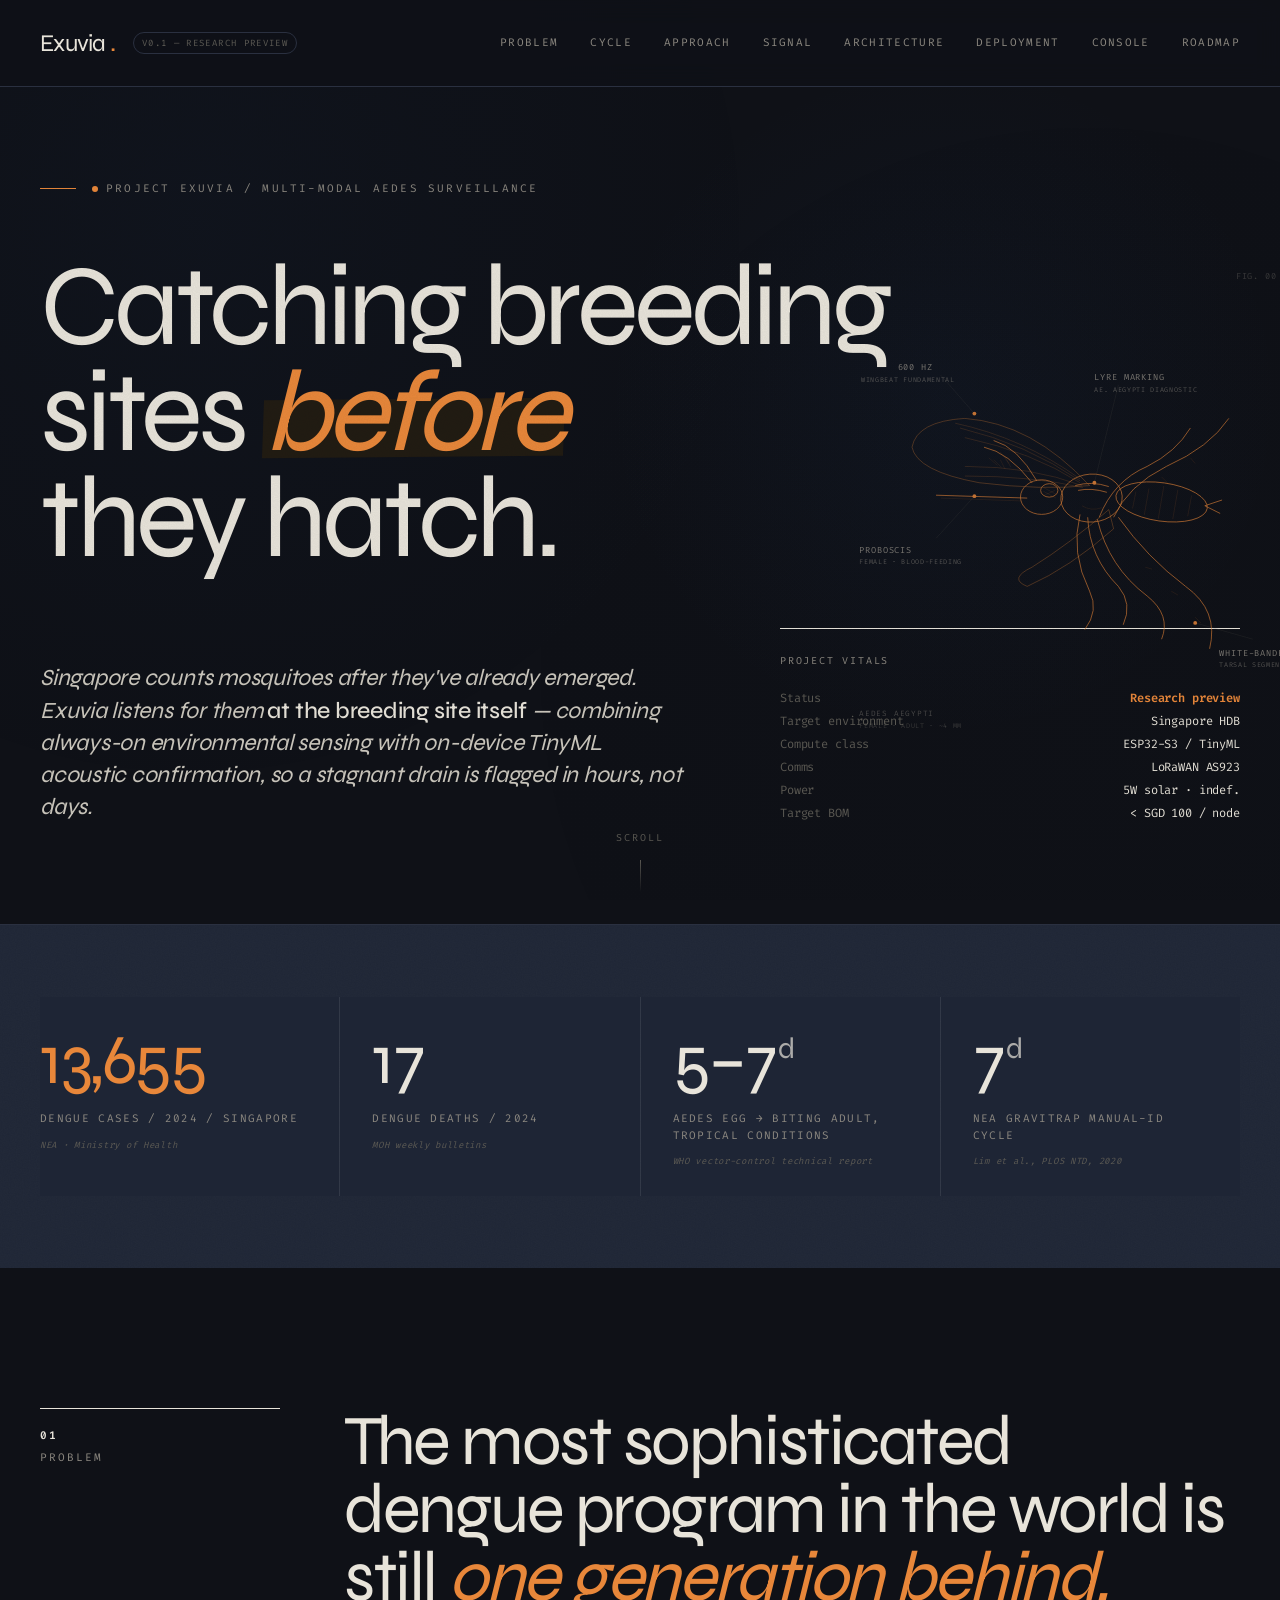
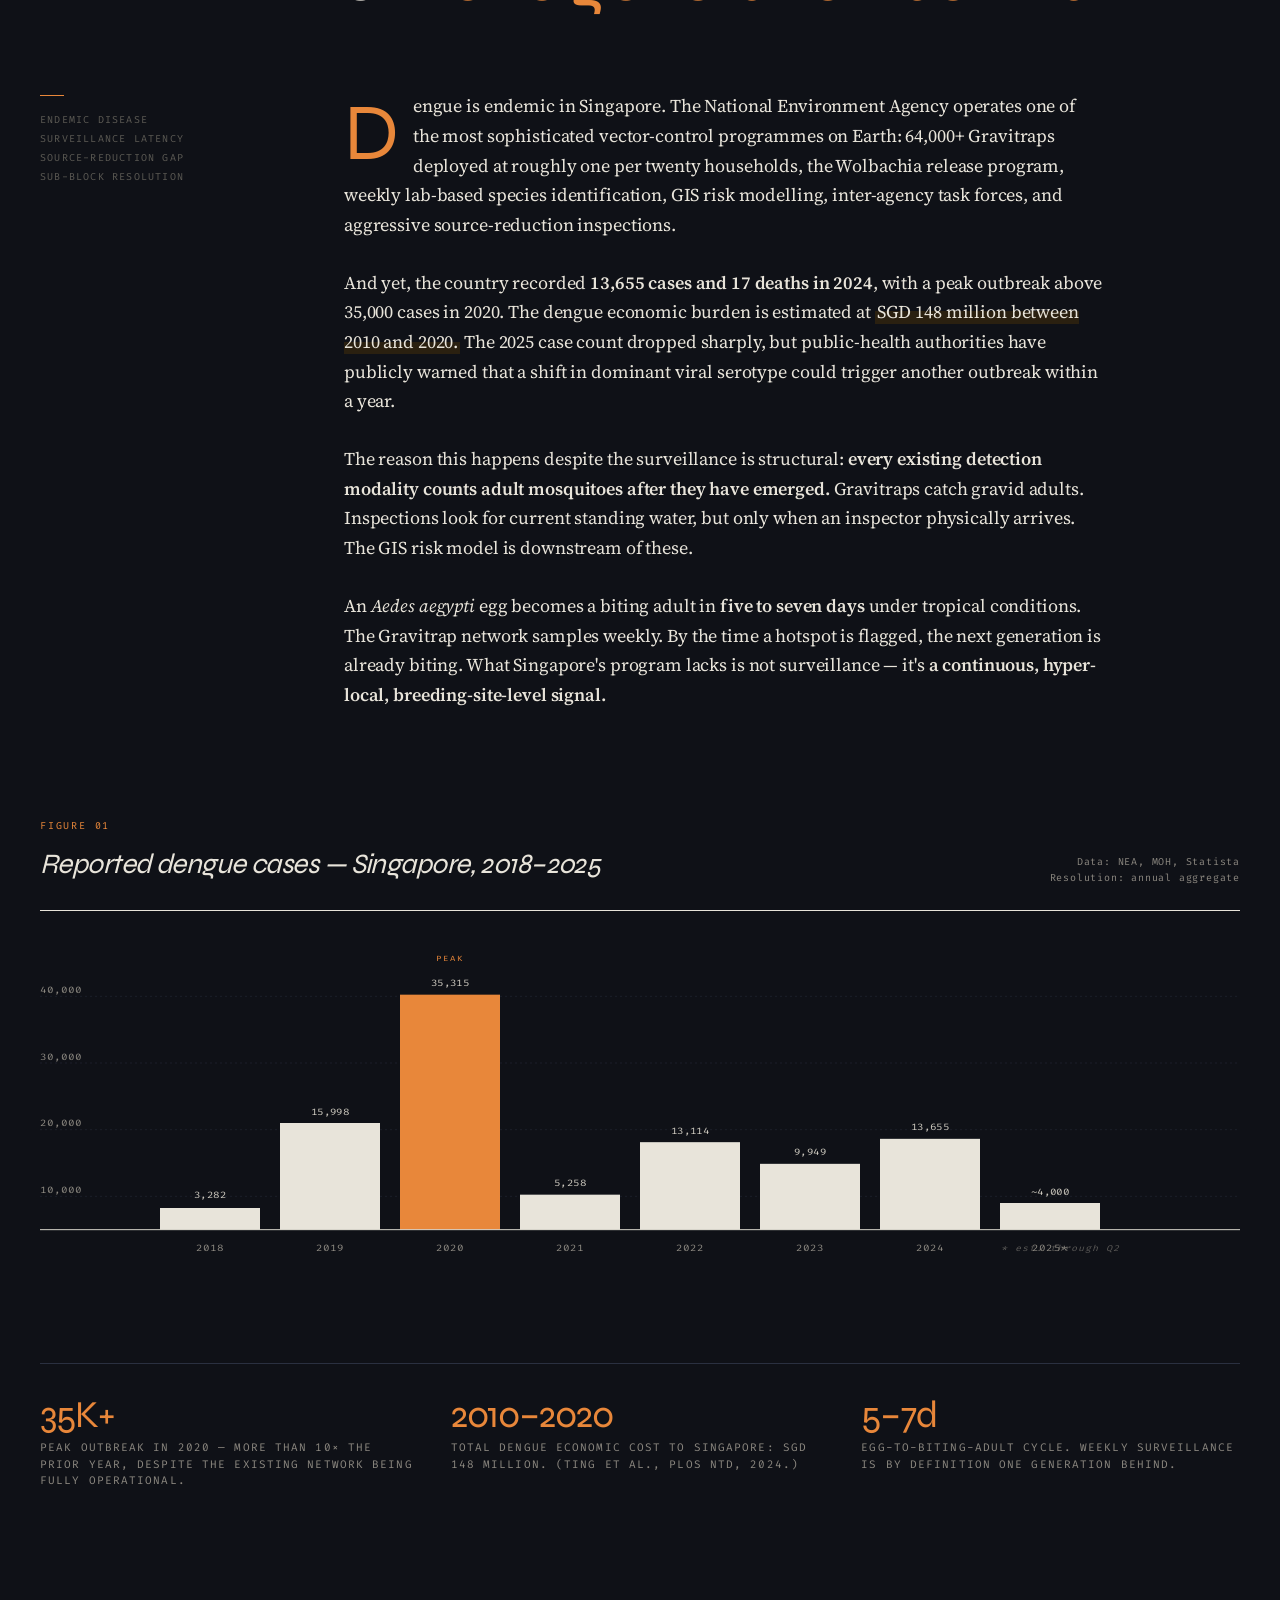
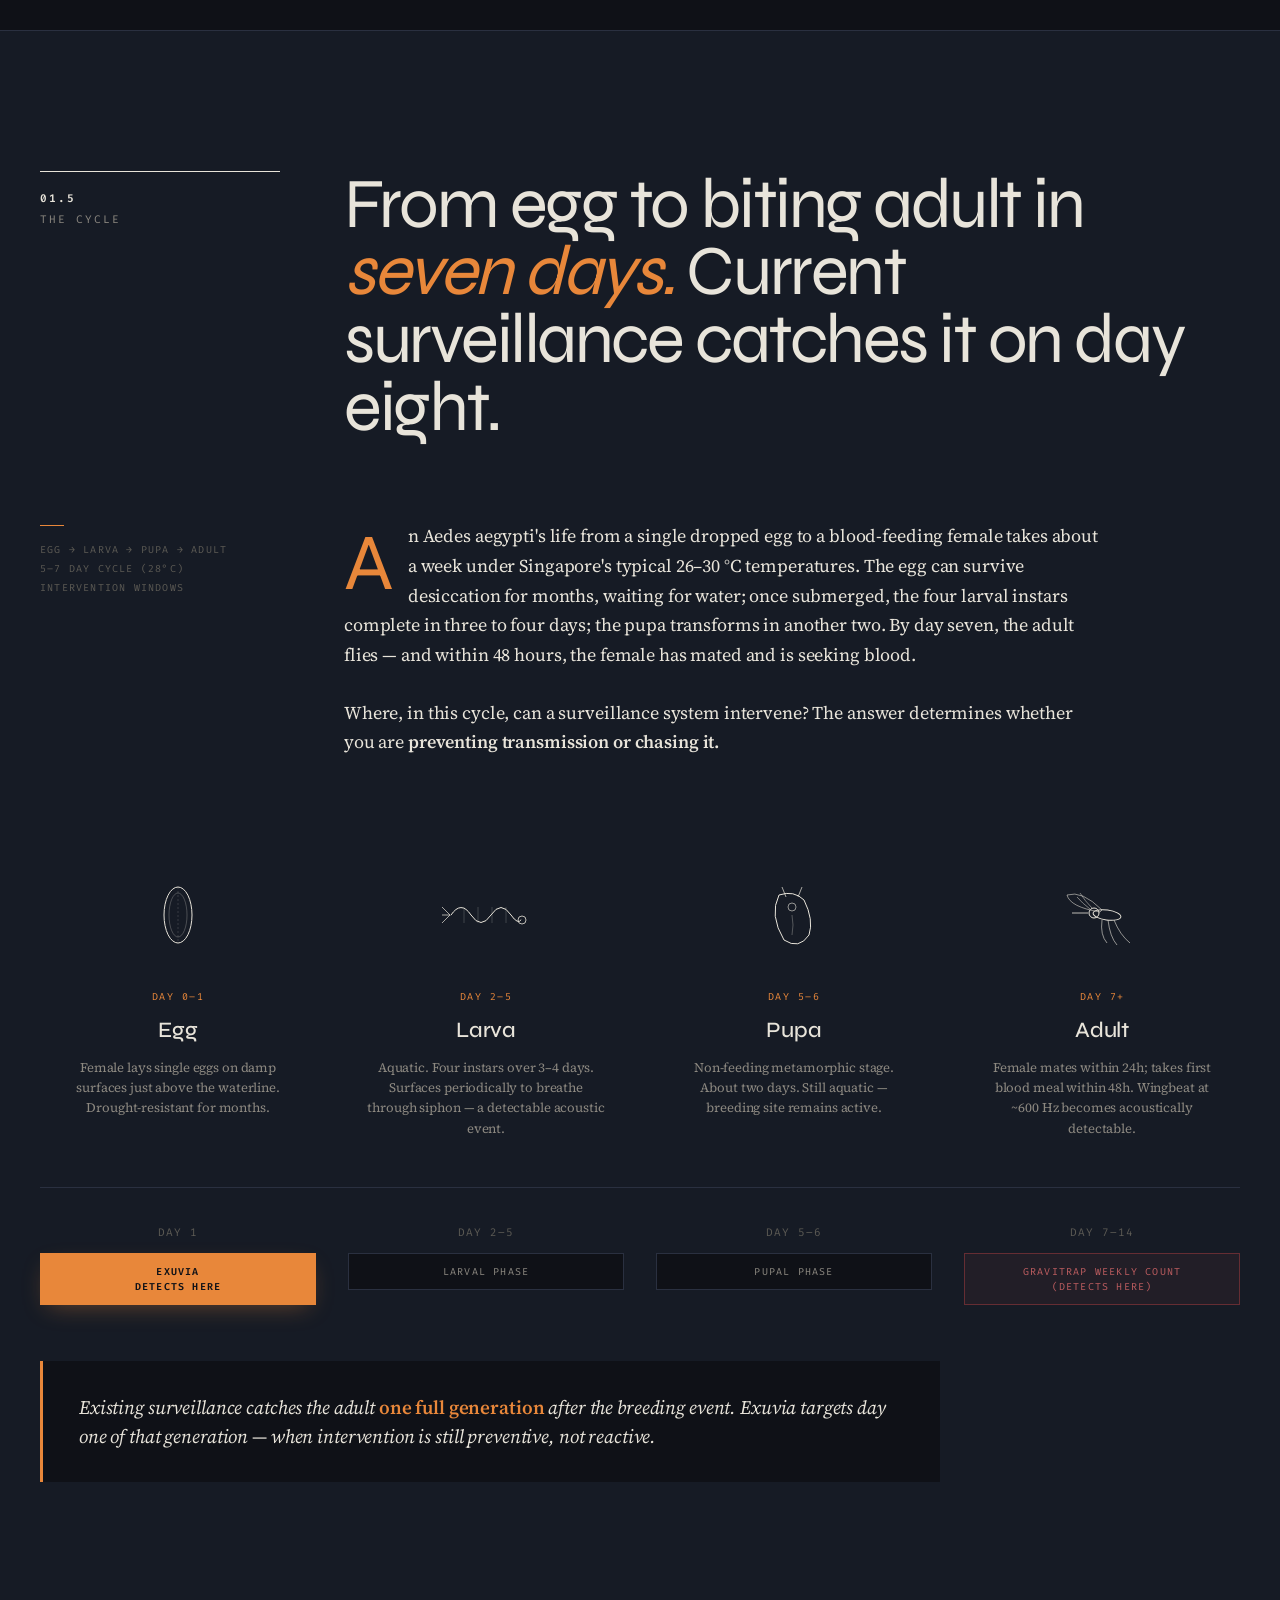
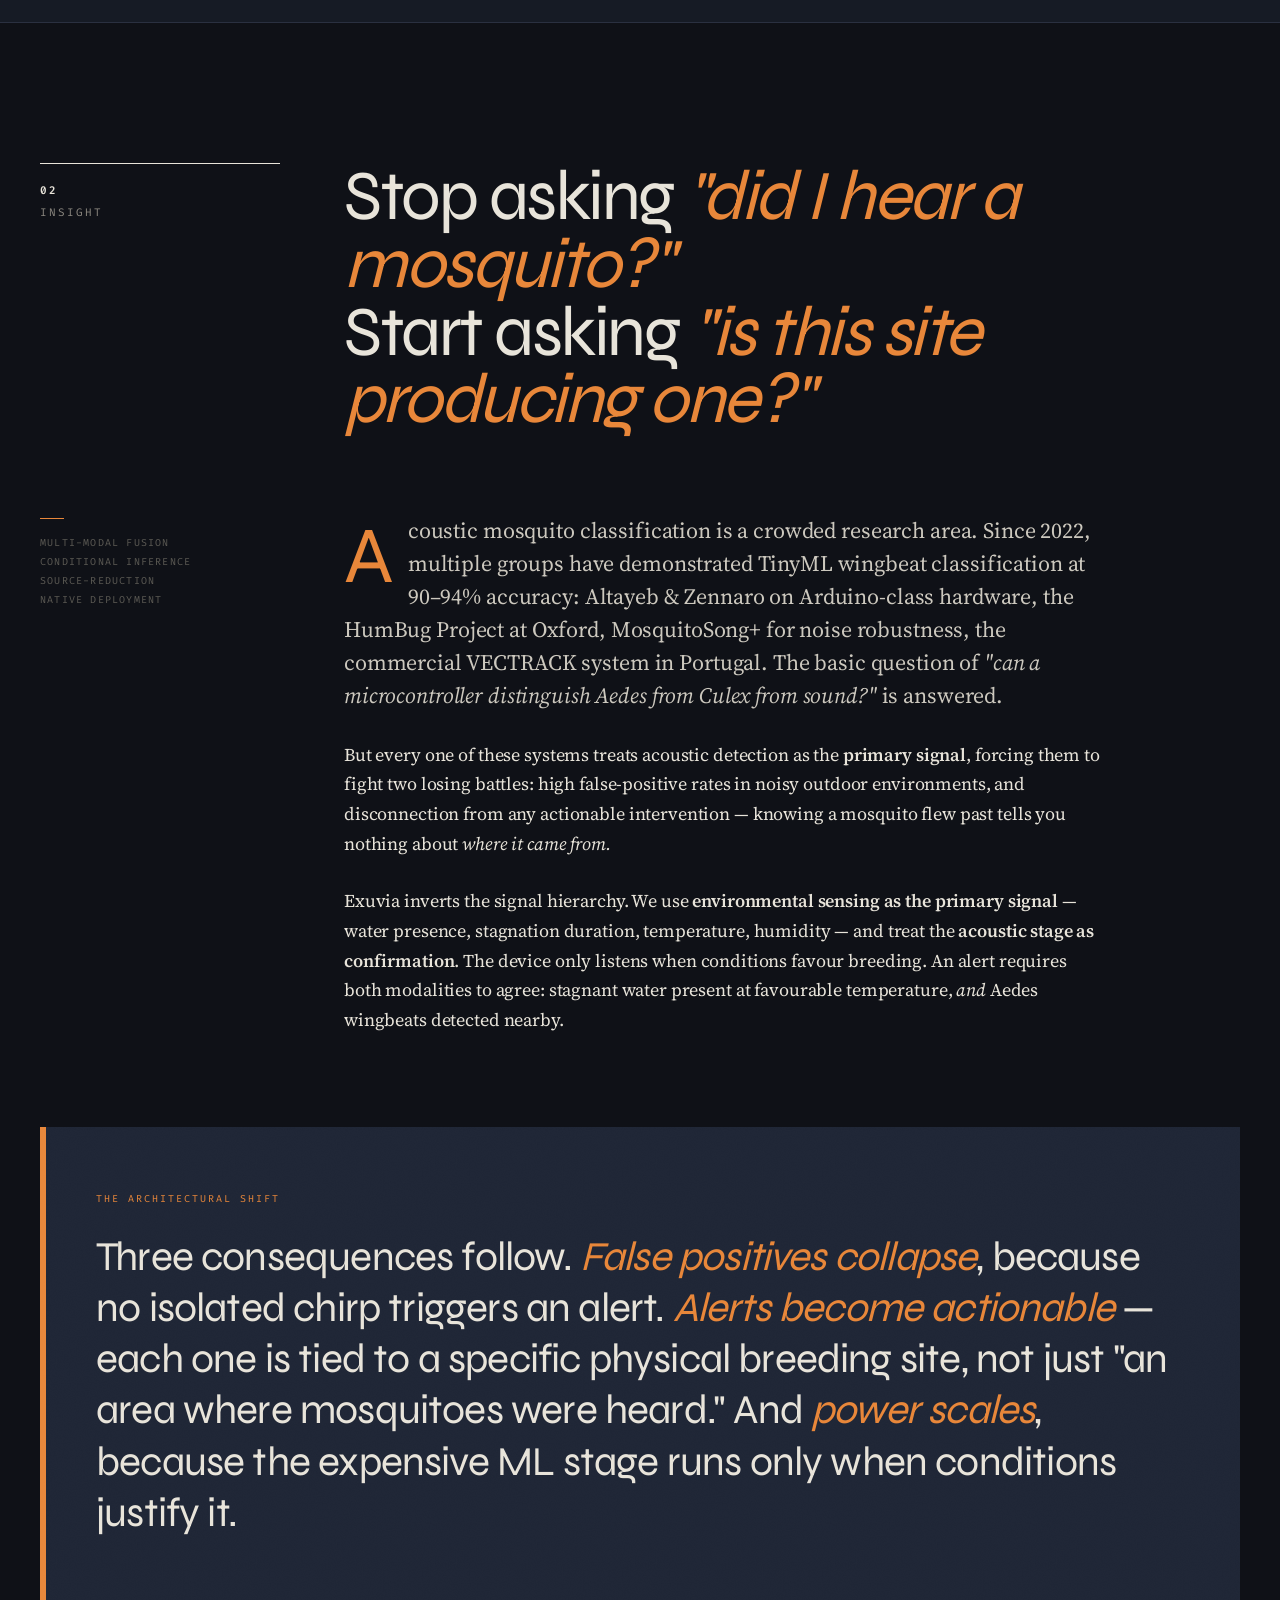
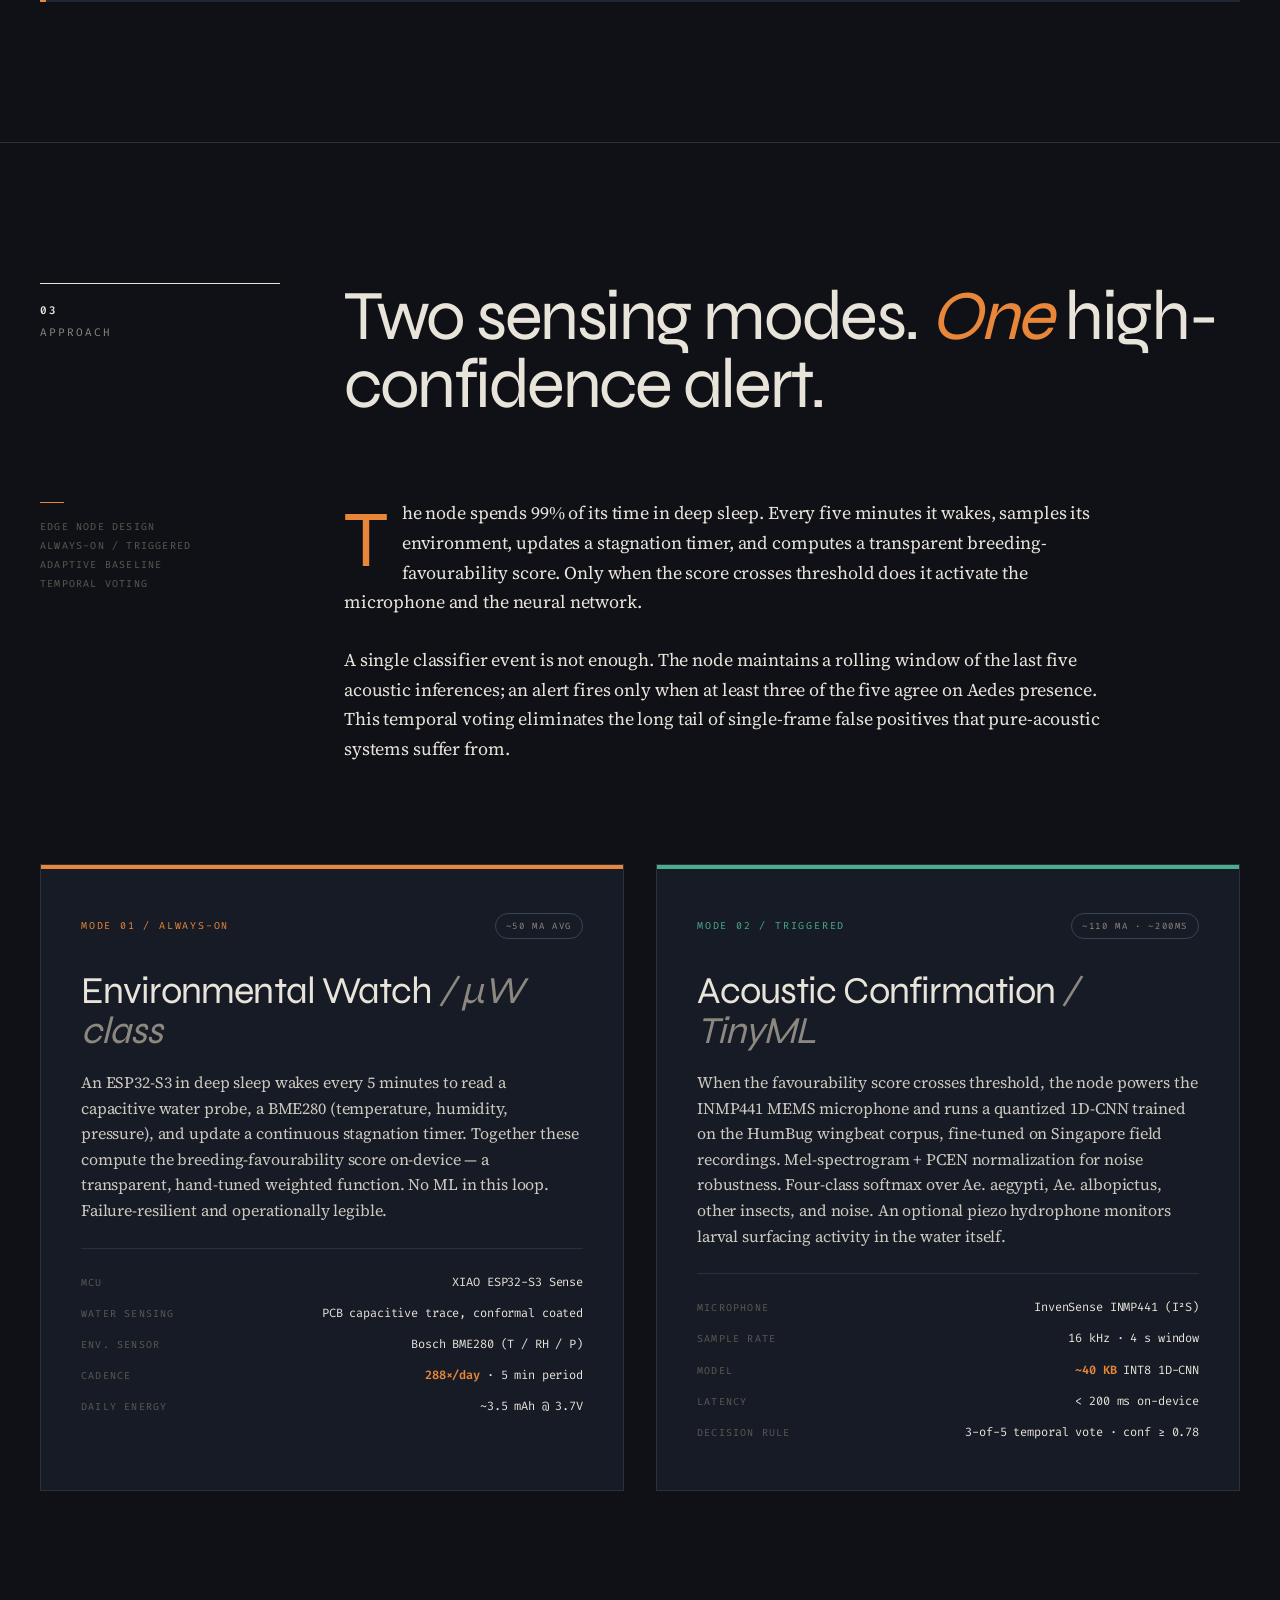
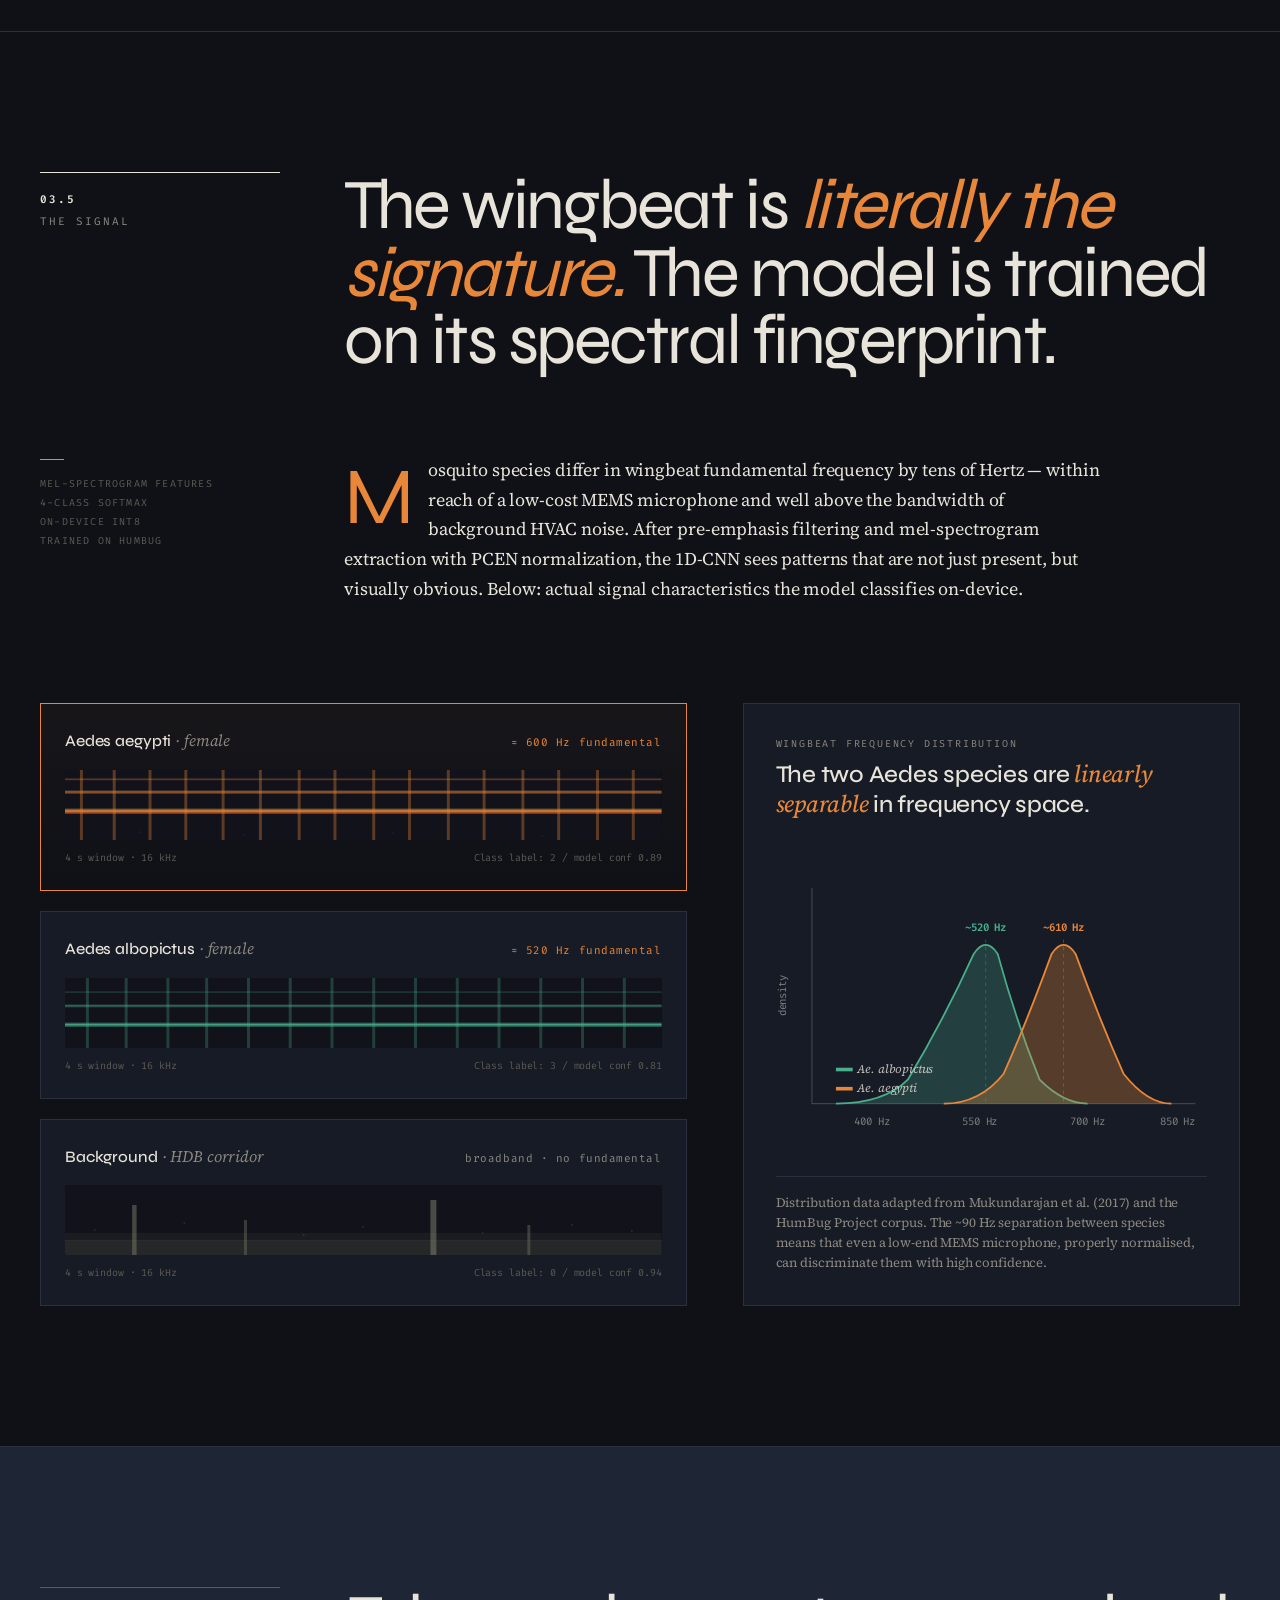
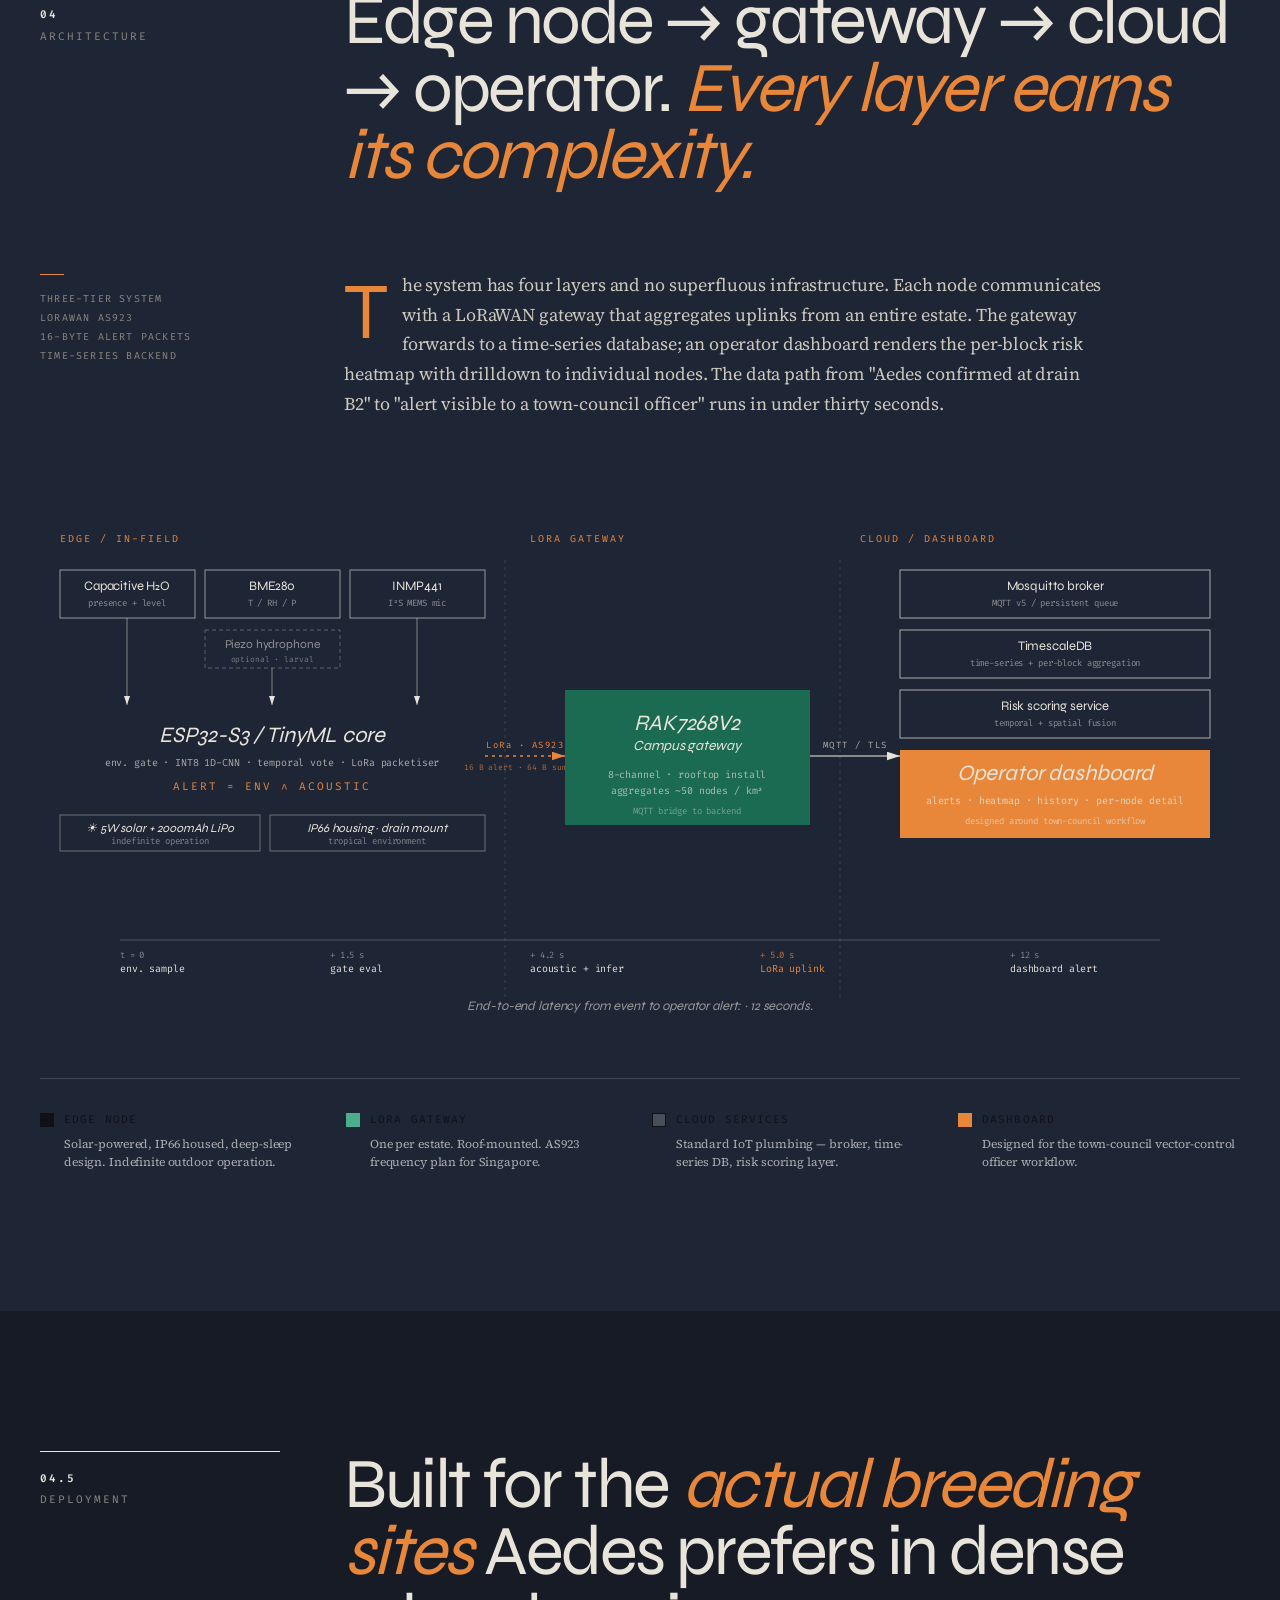
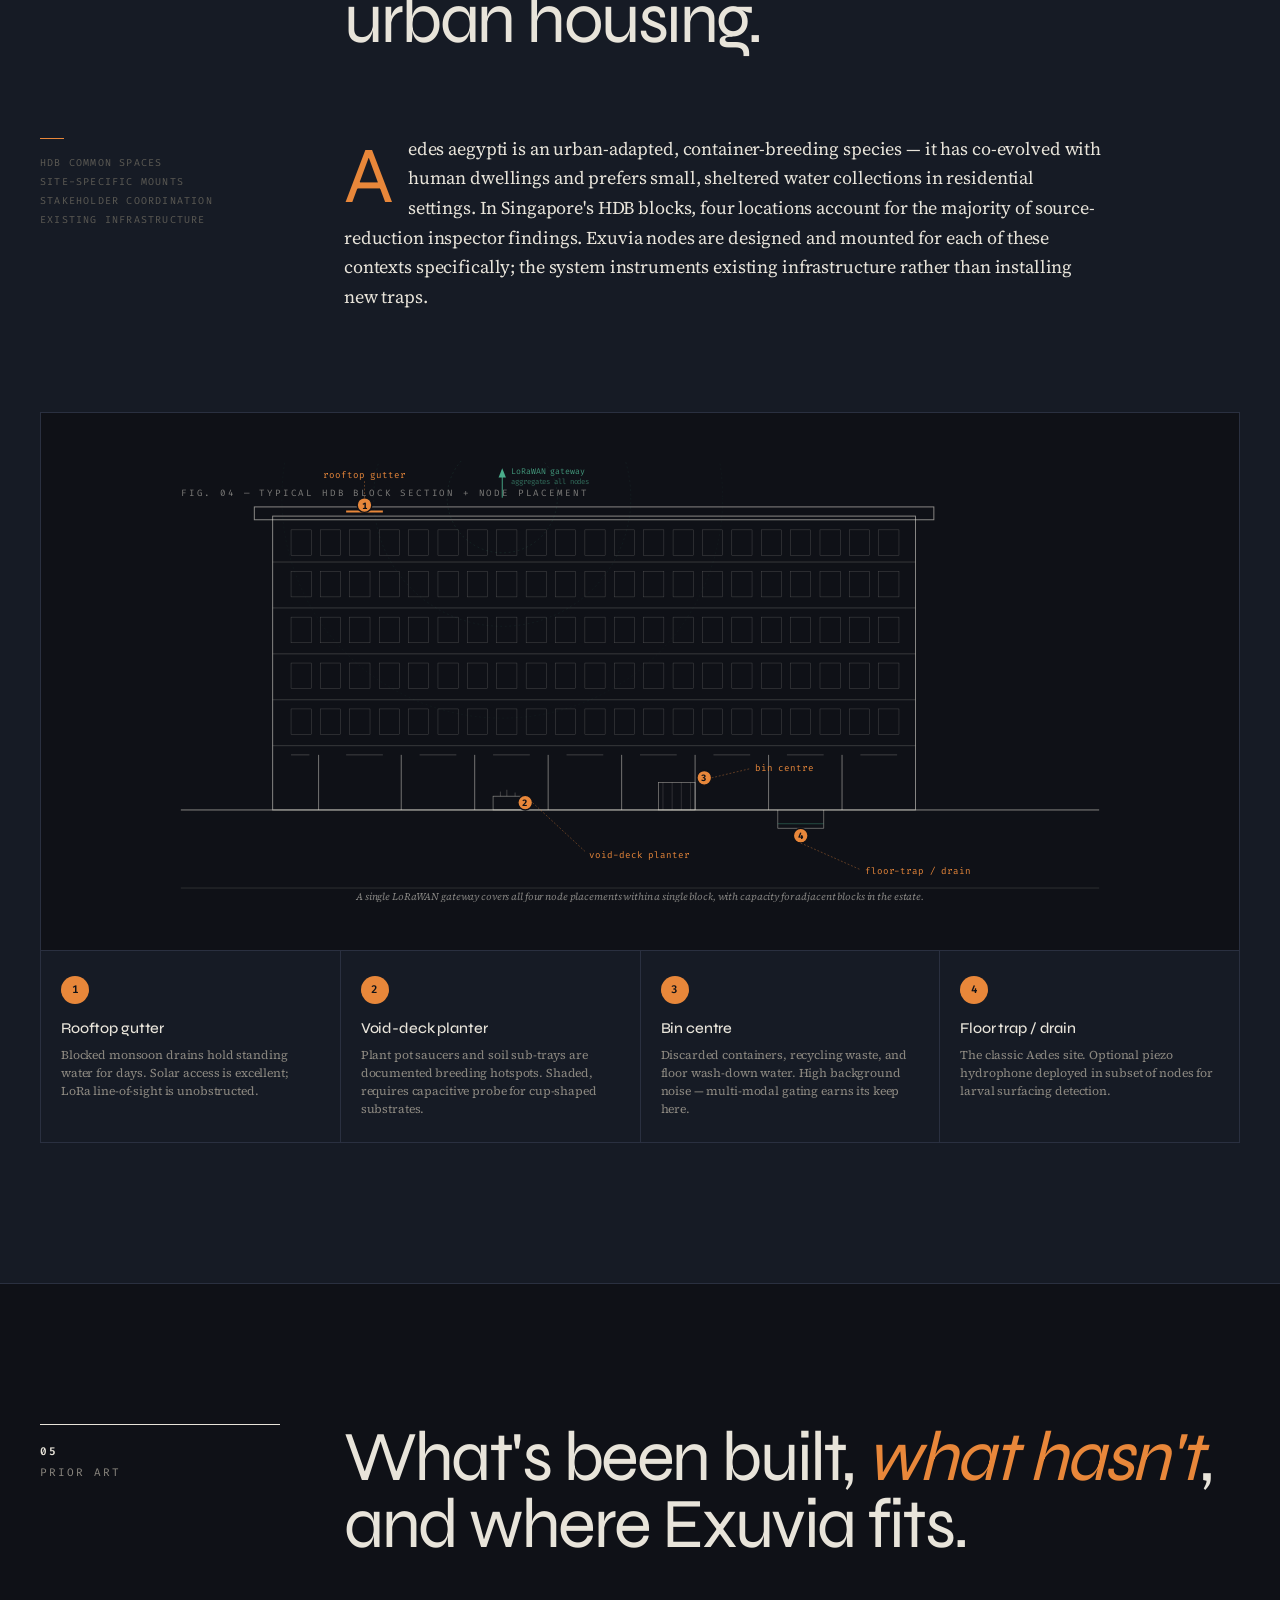
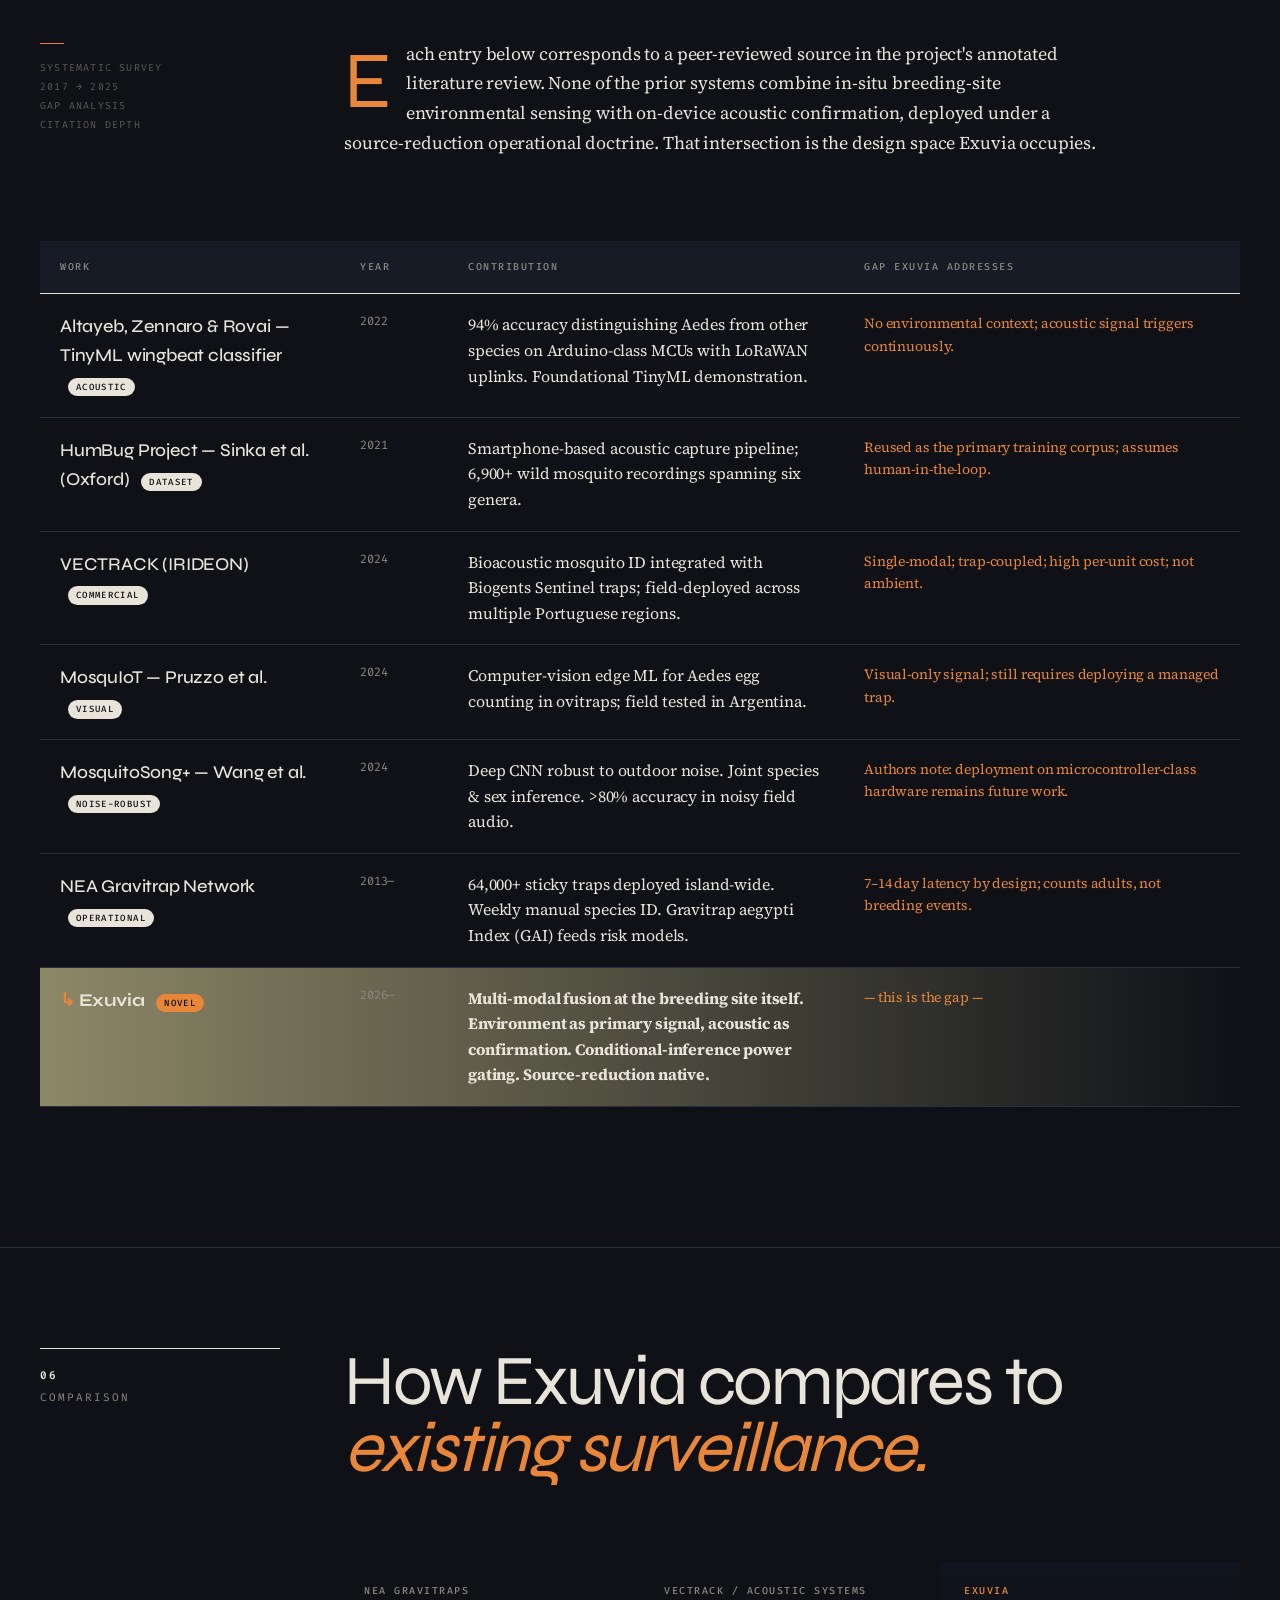
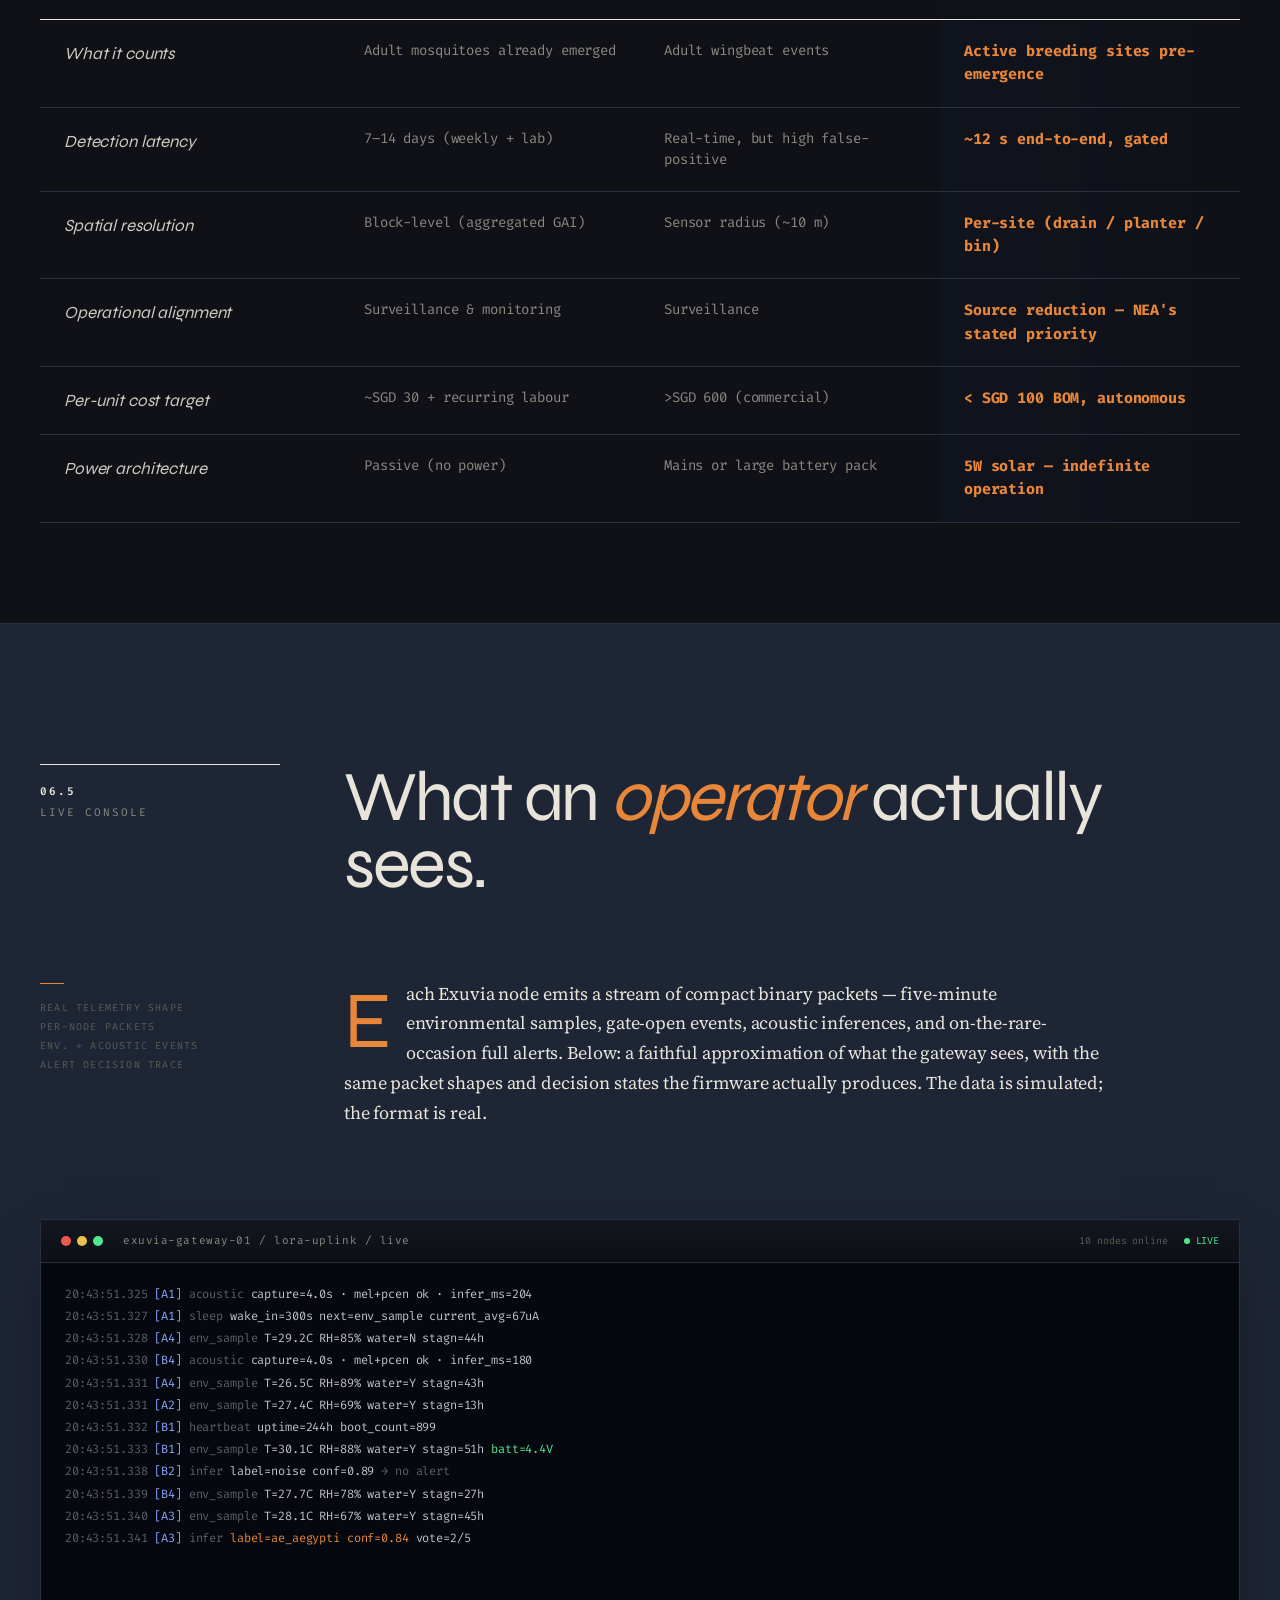
<file: index_3.html>
<!DOCTYPE html>
<html lang="en">
<head>
<meta charset="UTF-8" />
<meta name="viewport" content="width=device-width, initial-scale=1.0" />
<title>Exuvia — Catching breeding sites before they hatch.</title>
<meta name="description" content="A multi-modal edge-AI sensor network for proactive Aedes aegypti breeding-site detection in Singapore's HDB environment." />

<link rel="preconnect" href="https://fonts.googleapis.com">
<link rel="preconnect" href="https://fonts.gstatic.com" crossorigin>
<link href="https://fonts.googleapis.com/css2?family=Syne:wght@400;500;600;700;800&family=Source+Serif+4:ital,opsz,wght@0,8..60,300;0,8..60,400;0,8..60,600;1,8..60,300;1,8..60,400&family=Fira+Code:wght@400;500;600&display=swap" rel="stylesheet">

<style>
:root {
  --paper:      #0f1117;
  --paper-2:    #161b25;
  --paper-3:    #1e2535;
  --ink:        #e8e4da;
  --ink-2:      #ccc8be;
  --ink-3:      #8c8880;
  --ink-4:      #5c5a54;
  --rule:       #2a3040;
  --rule-2:     #3a4355;
  --accent:     #e8873a;          /* amber-orange */
  --accent-2:   #4aad8b;          /* muted teal */
  --amber:      #e8873a;
  --highlight:  #2a2010;
  --max:        1320px;
}

* { box-sizing: border-box; margin: 0; padding: 0; }
*:focus-visible { outline: 2px solid var(--accent); outline-offset: 4px; }

html { scroll-behavior: smooth; }

body {
  background: var(--paper);
  color: var(--ink);
  font-family: 'Source Serif 4', Georgia, serif;
  font-weight: 400;
  font-size: 16px;
  line-height: 1.6;
  letter-spacing: -0.008em;
  -webkit-font-smoothing: antialiased;
  position: relative;
  overflow-x: hidden;
}

/* paper grain + soft warm vignette */
body::before {
  content: "";
  position: fixed;
  inset: 0;
  background-image:
    radial-gradient(circle at 15% 25%, rgba(42,92,170,0.04) 0%, transparent 45%),
    radial-gradient(circle at 85% 75%, rgba(20,20,20,0.04) 0%, transparent 45%);
  pointer-events: none;
  z-index: 1;
}
body::after {
  content: "";
  position: fixed;
  inset: 0;
  background-image: url("data:image/svg+xml;utf8,<svg xmlns='http://www.w3.org/2000/svg' width='240' height='240'><filter id='n'><feTurbulence type='fractalNoise' baseFrequency='0.92' numOctaves='2' seed='9'/><feColorMatrix values='0 0 0 0 0 0 0 0 0 0 0 0 0 0 0 0 0 0 0.09 0'/></filter><rect width='240' height='240' filter='url(%23n)'/></svg>");
  pointer-events: none;
  z-index: 2;
  opacity: 0.55;
  mix-blend-mode: multiply;
}

main, header, footer { position: relative; z-index: 3; }

h1, h2, h3, h4 {
  font-family: 'Syne', sans-serif;
  font-weight: 400;
  letter-spacing: -0.025em;
  line-height: 1.04;
  color: var(--ink);
  
}

a { color: inherit; text-decoration-color: var(--rule-2); text-underline-offset: 4px; text-decoration-thickness: 1px; transition: text-decoration-color 0.15s; }
a:hover { text-decoration-color: var(--accent); }

.mono { font-family: 'Fira Code', monospace; font-size: 0.85em; letter-spacing: 0; }

.container { max-width: var(--max); margin: 0 auto; padding: 0 40px; }

/* ============================================================
   TOP NAVIGATION
============================================================ */
.topbar {
  padding: 22px 0;
  position: fixed;
  top: 0;
  left: 0; right: 0;
  z-index: 50;
  background: rgba(15, 17, 23, 0.92);
  backdrop-filter: blur(12px) saturate(140%);
  border-bottom: 1px solid var(--rule);
  transition: padding 0.3s ease;
}
.topbar.scrolled { padding: 14px 0; }

.topbar-inner {
  display: flex; align-items: center; justify-content: space-between;
}
.brand {
  font-family: 'Syne', sans-serif;
  font-size: 24px;
  font-weight: 400;
  letter-spacing: -0.03em;
  
  display: flex; align-items: baseline; gap: 4px;
}
.brand .dot { color: var(--accent); font-size: 1.1em; }
.brand .v {
  font-family: 'Fira Code', monospace;
  font-size: 9px;
  letter-spacing: 0.15em;
  text-transform: uppercase;
  color: var(--ink-4);
  margin-left: 14px;
  padding: 3px 8px;
  border: 1px solid var(--rule);
  border-radius: 100px;
  align-self: center;
}
.topnav { display: flex; gap: 32px; font-family: 'Fira Code', monospace; font-size: 11px; letter-spacing: 0.12em; text-transform: uppercase; }
.topnav a { color: var(--ink-3); text-decoration: none; transition: color 0.15s; }
.topnav a:hover { color: var(--accent); }

/* ============================================================
   HERO
============================================================ */
.hero {
  padding: 180px 0 100px;
  position: relative;
  border-bottom: 1px solid var(--rule);
  overflow: hidden;
}

.hero::before {
  content: "";
  position: absolute;
  top: 0; right: -5%;
  width: 800px; height: 800px;
  background: radial-gradient(circle, rgba(42,92,170,0.06) 0%, transparent 60%);
  pointer-events: none;
  z-index: 0;
}

.hero-grid {
  position: relative;
  z-index: 2;
}

.hero-eyebrow {
  font-family: 'Fira Code', monospace;
  font-size: 11px;
  letter-spacing: 0.2em;
  text-transform: uppercase;
  color: var(--ink-3);
  margin-bottom: 56px;
  display: flex;
  align-items: center;
  gap: 16px;
  animation: fadeUp 1s ease-out both;
}
.hero-eyebrow::before {
  content: "";
  width: 36px; height: 1px;
  background: var(--accent);
}
.hero-eyebrow .pulse {
  width: 6px; height: 6px;
  background: var(--accent);
  border-radius: 50%;
  margin-right: -8px;
  animation: pulse 2s infinite;
}
@keyframes pulse {
  0%, 100% { opacity: 1; transform: scale(1); }
  50% { opacity: 0.4; transform: scale(0.7); }
}

.hero h1 {
  font-size: clamp(56px, 9vw, 148px);
  font-weight: 300;
  letter-spacing: -0.045em;
  line-height: 0.92;
  margin-bottom: 56px;
  max-width: 1200px;
  
  animation: fadeUp 1s ease-out 0.1s both;
}
.hero h1 em {
  font-style: italic;
  font-weight: 300;
  color: var(--accent);
  
}
.hero h1 .underline {
  position: relative;
  display: inline-block;
}
.hero h1 .underline::after {
  content: "";
  position: absolute;
  bottom: 0.08em;
  left: 0; right: 0;
  height: 0.5em;
  background: var(--highlight);
  z-index: -1;
  opacity: 0.7;
  transform: skew(-2deg, -0.5deg);
}

.hero-body {
  display: grid;
  grid-template-columns: 1.4fr 1fr;
  gap: 96px;
  align-items: end;
  animation: fadeUp 1s ease-out 0.25s both;
}

.hero-lede {
  font-family: 'Syne', sans-serif;
  font-size: clamp(20px, 1.8vw, 26px);
  line-height: 1.4;
  font-weight: 300;
  font-style: italic;
  color: var(--ink-2);
  max-width: 660px;
  letter-spacing: -0.01em;
  
}
.hero-lede strong { font-style: normal; font-weight: 500; color: var(--ink); }

.hero-vitals {
  border-top: 1px solid var(--ink);
  padding-top: 24px;
}
.hero-vitals .vital-title {
  font-family: 'Fira Code', monospace;
  font-size: 10px;
  letter-spacing: 0.18em;
  text-transform: uppercase;
  color: var(--ink-3);
  margin-bottom: 20px;
}
.hero-vitals .vital-grid {
  display: grid;
  grid-template-columns: 1fr 1fr;
  gap: 4px 32px;
  font-family: 'Fira Code', monospace;
  font-size: 12px;
  color: var(--ink-2);
}
.hero-vitals .vital-grid .label { color: var(--ink-4); }
.hero-vitals .vital-grid .value { color: var(--ink); text-align: right; }
.hero-vitals .vital-grid .value em { color: var(--accent); font-style: normal; font-weight: 600; }

/* Animated heading reveal */
@keyframes fadeUp {
  from { opacity: 0; transform: translateY(28px); }
  to { opacity: 1; transform: translateY(0); }
}

/* Scroll cue */
.scroll-cue {
  position: absolute;
  bottom: 32px;
  left: 50%;
  transform: translateX(-50%);
  font-family: 'Fira Code', monospace;
  font-size: 10px;
  letter-spacing: 0.2em;
  text-transform: uppercase;
  color: var(--ink-4);
  display: flex;
  flex-direction: column;
  align-items: center;
  gap: 14px;
  animation: fadeIn 1s ease-out 1.5s both;
}
.scroll-cue::after {
  content: "";
  width: 1px;
  height: 32px;
  background: linear-gradient(to bottom, var(--ink-4), transparent);
  animation: scrollPulse 2s ease-in-out infinite;
}
@keyframes scrollPulse {
  0%, 100% { opacity: 0.4; transform: scaleY(0.7); transform-origin: top; }
  50% { opacity: 1; transform: scaleY(1); }
}
@keyframes fadeIn {
  from { opacity: 0; }
  to { opacity: 1; }
}

/* ============================================================
   STATS RIBBON
============================================================ */
.stats-ribbon {
  background: var(--paper-3);
  color: var(--ink);
  padding: 72px 0;
  position: relative;
  overflow: hidden;
}
.stats-ribbon::before {
  content: "";
  position: absolute;
  inset: 0;
  background-image: url("data:image/svg+xml;utf8,<svg xmlns='http://www.w3.org/2000/svg' width='200' height='200'><filter id='n'><feTurbulence type='fractalNoise' baseFrequency='0.85' numOctaves='2' seed='2'/><feColorMatrix values='0 0 0 0 1 0 0 0 0 1 0 0 0 0 1 0 0 0 0.04 0'/></filter><rect width='200' height='200' filter='url(%23n)'/></svg>");
  opacity: 0.6;
  pointer-events: none;
}
.stats-ribbon .container { position: relative; }

.stats-row {
  display: grid;
  grid-template-columns: repeat(4, 1fr);
  gap: 1px;
  background: rgba(255,255,255,0.08);
}
.stat-cell {
  background: var(--paper-3);
  padding: 28px 28px 28px 0;
  display: flex;
  flex-direction: column;
  gap: 4px;
}
.stat-cell:not(:first-child) { padding-left: 32px; }
.stat-num {
  font-family: 'Syne', sans-serif;
  font-weight: 300;
  font-size: clamp(48px, 5.5vw, 76px);
  line-height: 1;
  letter-spacing: -0.035em;
  color: var(--ink);
  
}
.stat-num .unit {
  font-size: 0.42em;
  vertical-align: super;
  opacity: 0.7;
  margin-left: 4px;
  letter-spacing: 0;
}
.stat-num.accent { color: var(--accent); }
.stat-label {
  font-family: 'Fira Code', monospace;
  font-size: 11px;
  letter-spacing: 0.12em;
  text-transform: uppercase;
  color: var(--ink-3);
  margin-top: 12px;
  line-height: 1.5;
}
.stat-source {
  font-family: 'Fira Code', monospace;
  font-size: 9px;
  letter-spacing: 0.08em;
  color: var(--ink-4);
  margin-top: 6px;
  font-style: italic;
}

/* ============================================================
   SECTION BASE
============================================================ */
section.content { padding: 140px 0; border-bottom: 1px solid var(--rule); position: relative; }
section.content.tight { padding: 100px 0; }
section.dark { background: var(--paper-3); color: var(--ink); border-bottom: none; }
section.dark h1, section.dark h2, section.dark h3 { color: var(--ink); }
section.dark .aside { color: var(--ink-3); }
section.dark a { color: var(--ink); }

.section-head {
  display: grid;
  grid-template-columns: 240px 1fr;
  gap: 64px;
  margin-bottom: 80px;
  align-items: start;
}
.section-num {
  font-family: 'Fira Code', monospace;
  font-size: 11px;
  letter-spacing: 0.18em;
  text-transform: uppercase;
  color: var(--ink-3);
  padding-top: 18px;
  border-top: 1px solid var(--ink);
  display: flex;
  flex-direction: column;
  gap: 4px;
}
.section-num .id { color: var(--ink); font-weight: 600; }
section.dark .section-num { color: var(--ink-3); border-top-color: var(--ink-4); }
section.dark .section-num .id { color: var(--ink); }

.section-head h2 {
  font-size: clamp(42px, 5.5vw, 84px);
  font-weight: 300;
  letter-spacing: -0.035em;
  line-height: 0.96;
  max-width: 1100px;
  
}
.section-head h2 em {
  font-style: italic;
  color: var(--accent);
  font-weight: 300;
  
}

.section-body {
  display: grid;
  grid-template-columns: 240px 1fr;
  gap: 64px;
}
.aside {
  font-family: 'Fira Code', monospace;
  font-size: 10px;
  letter-spacing: 0.12em;
  text-transform: uppercase;
  color: var(--ink-4);
  line-height: 1.9;
  padding-top: 4px;
}
.aside-divider {
  width: 24px;
  height: 1px;
  background: var(--accent);
  margin: 0 0 14px;
}
.body { max-width: 760px; }
.body p { margin-bottom: 28px; font-size: 18px; line-height: 1.65; }
.body p.lede { font-size: 22px; line-height: 1.5; color: var(--ink-2); font-weight: 400; }
.body p strong { font-weight: 600; color: var(--ink); }
.body p mark {
  background: linear-gradient(180deg, transparent 50%, var(--highlight) 50%);
  padding: 0 2px;
  color: var(--ink);
}
section.dark .body p { color: var(--ink-2); }
section.dark .body p strong { color: var(--ink); }

/* Drop cap */
.body > p:first-of-type::first-letter {
  font-family: 'Syne', sans-serif;
  font-size: 80px;
  font-weight: 300;
  float: left;
  line-height: 0.85;
  margin: 8px 14px -4px 0;
  color: var(--accent);
  
}
section.dark .body > p:first-of-type::first-letter { color: var(--accent); }

/* ============================================================
   DENGUE CHART (PROBLEM SECTION)
============================================================ */
.chart-figure {
  margin-top: 80px;
  position: relative;
}
.chart-header {
  display: flex;
  justify-content: space-between;
  align-items: flex-end;
  padding-bottom: 24px;
  border-bottom: 1px solid var(--ink);
  margin-bottom: 32px;
}
.chart-title-block .fig-id {
  font-family: 'Fira Code', monospace;
  font-size: 10px;
  letter-spacing: 0.18em;
  text-transform: uppercase;
  color: var(--accent);
  margin-bottom: 8px;
}
.chart-title-block .fig-title {
  font-family: 'Syne', sans-serif;
  font-size: 28px;
  font-weight: 400;
  letter-spacing: -0.02em;
  font-style: italic;
}
.chart-meta {
  font-family: 'Fira Code', monospace;
  font-size: 10px;
  letter-spacing: 0.08em;
  color: var(--ink-3);
  text-align: right;
  line-height: 1.6;
}

.dengue-chart {
  position: relative;
  height: 380px;
  padding: 20px 0 60px;
}
.dengue-svg {
  width: 100%;
  height: 100%;
  overflow: visible;
}
.bar-rect {
  fill: var(--ink);
  transition: fill 0.2s;
  cursor: pointer;
}
.bar-rect.peak { fill: var(--accent); }
.bar-rect:hover { fill: var(--accent-2); }
.bar-label {
  font-family: 'Fira Code', monospace;
  font-size: 11px;
  fill: var(--ink-2);
  text-anchor: middle;
}
.bar-year {
  font-family: 'Fira Code', monospace;
  font-size: 11px;
  fill: var(--ink-3);
  text-anchor: middle;
  letter-spacing: 0.05em;
}
.bar-callout {
  font-family: 'Fira Code', monospace;
  font-size: 10px;
  fill: var(--accent);
  text-anchor: middle;
  letter-spacing: 0.15em;
}
.axis-line { stroke: var(--ink); stroke-width: 1; }
.gridline { stroke: var(--rule); stroke-width: 0.5; stroke-dasharray: 2,3; }

.chart-annotations {
  margin-top: 40px;
  display: grid;
  grid-template-columns: repeat(3, 1fr);
  gap: 32px;
  padding-top: 32px;
  border-top: 1px solid var(--rule);
}
.annotation .ann-num {
  font-family: 'Syne', sans-serif;
  font-size: 38px;
  font-weight: 300;
  color: var(--accent);
  letter-spacing: -0.03em;
  line-height: 1;
  margin-bottom: 6px;
  
}
.annotation .ann-label {
  font-family: 'Fira Code', monospace;
  font-size: 11px;
  letter-spacing: 0.1em;
  text-transform: uppercase;
  color: var(--ink-3);
  line-height: 1.5;
}

/* ============================================================
   THE INSIGHT — CALLOUT
============================================================ */
.callout-box {
  margin-top: 64px;
  padding: 64px 56px;
  background: var(--paper-3);
  color: var(--ink);
  position: relative;
  overflow: hidden;
}
.callout-box::before {
  content: "";
  position: absolute;
  top: 0; left: 0;
  width: 6px; height: 100%;
  background: var(--accent);
}
.callout-box::after {
  content: "";
  position: absolute;
  inset: 0;
  background-image: url("data:image/svg+xml;utf8,<svg xmlns='http://www.w3.org/2000/svg' width='200' height='200'><filter id='n'><feTurbulence type='fractalNoise' baseFrequency='0.85' numOctaves='2' seed='5'/><feColorMatrix values='0 0 0 0 1 0 0 0 0 1 0 0 0 0 1 0 0 0 0.03 0'/></filter><rect width='200' height='200' filter='url(%23n)'/></svg>");
  opacity: 0.5;
  pointer-events: none;
}
.callout-box .callout-eyebrow {
  font-family: 'Fira Code', monospace;
  font-size: 10px;
  letter-spacing: 0.2em;
  text-transform: uppercase;
  color: var(--accent);
  margin-bottom: 24px;
  position: relative; z-index: 2;
}
.callout-box .callout-text {
  font-family: 'Syne', sans-serif;
  font-size: clamp(28px, 3.2vw, 44px);
  font-weight: 300;
  line-height: 1.25;
  letter-spacing: -0.02em;
  color: var(--ink);
  position: relative; z-index: 2;
  max-width: 1100px;
}
.callout-box .callout-text em {
  font-style: italic;
  color: var(--accent);
  font-weight: 300;
}

/* ============================================================
   APPROACH — TWO-MODE GRID
============================================================ */
.approach-modes {
  display: grid;
  grid-template-columns: 1fr 1fr;
  gap: 32px;
  margin-top: 72px;
}
.mode-card {
  position: relative;
  padding: 48px 40px;
  background: var(--paper-2);
  border: 1px solid var(--rule);
  transition: transform 0.3s, box-shadow 0.3s;
}
.mode-card::before {
  content: "";
  position: absolute;
  top: 0; left: 0;
  width: 100%; height: 4px;
  background: var(--accent);
}
.mode-card.alt::before { background: var(--accent-2); }
.mode-card:hover { transform: translateY(-4px); box-shadow: 0 24px 48px -16px rgba(10,12,10,0.12); }

.mode-tag {
  display: flex;
  justify-content: space-between;
  align-items: center;
  margin-bottom: 32px;
}
.mode-id {
  font-family: 'Fira Code', monospace;
  font-size: 10px;
  letter-spacing: 0.18em;
  text-transform: uppercase;
  color: var(--accent);
}
.mode-card.alt .mode-id { color: var(--accent-2); }
.mode-state {
  font-family: 'Fira Code', monospace;
  font-size: 9px;
  letter-spacing: 0.18em;
  text-transform: uppercase;
  color: var(--ink-3);
  padding: 5px 10px;
  border: 1px solid var(--rule-2);
  border-radius: 100px;
}

.mode-card h3 {
  font-size: clamp(28px, 3vw, 38px);
  font-weight: 400;
  letter-spacing: -0.025em;
  margin-bottom: 20px;
  
}
.mode-card h3 em { font-style: italic; color: var(--ink-3); font-weight: 300;  }

.mode-card p { font-size: 16px; color: var(--ink-2); margin-bottom: 24px; line-height: 1.6; }

.mode-specs {
  border-top: 1px solid var(--rule);
  padding-top: 24px;
  display: flex;
  flex-direction: column;
  gap: 12px;
}
.spec-row {
  display: grid;
  grid-template-columns: auto 1fr;
  gap: 20px;
  align-items: baseline;
}
.spec-key {
  font-family: 'Fira Code', monospace;
  font-size: 10px;
  letter-spacing: 0.12em;
  text-transform: uppercase;
  color: var(--ink-4);
}
.spec-val {
  font-family: 'Fira Code', monospace;
  font-size: 12px;
  color: var(--ink);
  text-align: right;
}
.spec-val .em { color: var(--accent); font-weight: 600; }

/* ============================================================
   ARCHITECTURE DIAGRAM (DARK SECTION)
============================================================ */
.arch-figure {
  margin-top: 64px;
  position: relative;
}
.arch-figure svg {
  width: 100%;
  height: auto;
  display: block;
}

.arch-legend {
  margin-top: 48px;
  display: grid;
  grid-template-columns: repeat(4, 1fr);
  gap: 24px;
  padding-top: 32px;
  border-top: 1px solid rgba(245, 244, 240, 0.15);
}
.legend-item {
  display: flex;
  flex-direction: column;
  gap: 6px;
}
.legend-marker {
  display: flex;
  align-items: center;
  gap: 10px;
}
.legend-marker .swatch {
  width: 14px; height: 14px;
  flex-shrink: 0;
}
.legend-marker .swatch.edge { background: var(--paper); }
.legend-marker .swatch.gw   { background: var(--accent-2); }
.legend-marker .swatch.cloud { background: rgba(245, 244, 240, 0.2); border: 1px solid var(--paper); }
.legend-marker .swatch.alert { background: var(--accent); }
.legend-marker .label {
  font-family: 'Fira Code', monospace;
  font-size: 11px;
  letter-spacing: 0.1em;
  text-transform: uppercase;
  color: var(--paper);
}
.legend-item .desc {
  font-size: 12px;
  color: rgba(245, 244, 240, 0.65);
  line-height: 1.5;
  padding-left: 24px;
}

/* ============================================================
   PRIOR ART TABLE
============================================================ */
.prior-art {
  margin-top: 56px;
  overflow-x: auto;
}
.prior-art table {
  width: 100%;
  border-collapse: collapse;
  min-width: 900px;
}
.prior-art th, .prior-art td {
  text-align: left;
  padding: 18px 20px;
  border-bottom: 1px solid var(--rule);
  vertical-align: top;
}
.prior-art th {
  font-family: 'Fira Code', monospace;
  font-size: 10px;
  letter-spacing: 0.15em;
  text-transform: uppercase;
  color: var(--ink-3);
  border-bottom: 1.5px solid var(--ink);
  font-weight: 500;
  background: var(--paper-2);
}
.prior-art td.work {
  font-family: 'Syne', sans-serif;
  font-size: 18px;
  font-weight: 500;
  letter-spacing: -0.01em;
}
.prior-art td.year {
  font-family: 'Fira Code', monospace;
  font-size: 12px;
  color: var(--ink-3);
  white-space: nowrap;
}
.prior-art td.gap { color: var(--accent); font-size: 14px; }
.prior-art .pill {
  display: inline-block;
  padding: 2px 8px;
  background: var(--ink);
  color: var(--paper);
  font-family: 'Fira Code', monospace;
  font-size: 9px;
  letter-spacing: 0.15em;
  text-transform: uppercase;
  border-radius: 100px;
  margin-left: 8px;
}
.prior-art tr.featured {
  background: linear-gradient(90deg, rgba(244,233,168,0.55), transparent);
}
.prior-art tr.featured td.work::before {
  content: "↳ ";
  color: var(--accent);
  font-weight: 700;
}

/* ============================================================
   ROADMAP TIMELINE
============================================================ */
.timeline {
  margin-top: 64px;
  position: relative;
}
.timeline::before {
  content: "";
  position: absolute;
  left: 130px;
  top: 16px; bottom: 16px;
  width: 1px;
  background: var(--rule);
}
.tl-row {
  display: grid;
  grid-template-columns: 110px 60px 1fr;
  gap: 24px;
  padding: 32px 0;
  position: relative;
  align-items: start;
}
.tl-row:not(:last-child) { border-bottom: 1px solid var(--rule); }
.tl-row::before {
  content: "";
  position: absolute;
  left: 124px; top: 38px;
  width: 13px; height: 13px;
  background: var(--paper);
  border: 2px solid var(--ink);
  border-radius: 50%;
  z-index: 2;
}
.tl-row.featured::before { background: var(--accent); border-color: var(--accent); }

.tl-month {
  font-family: 'Fira Code', monospace;
  font-size: 11px;
  letter-spacing: 0.1em;
  text-transform: uppercase;
  color: var(--ink);
  font-weight: 600;
  padding-top: 4px;
}
.tl-phase {
  grid-column: 3;
  font-family: 'Fira Code', monospace;
  font-size: 9px;
  letter-spacing: 0.18em;
  text-transform: uppercase;
  color: var(--accent);
  margin-bottom: 4px;
}
.tl-row h4 {
  font-family: 'Syne', sans-serif;
  font-size: 26px;
  font-weight: 400;
  letter-spacing: -0.02em;
  margin-bottom: 10px;
  
}
.tl-row p { font-size: 16px; color: var(--ink-2); line-height: 1.6; max-width: 720px; }
.tl-gate {
  margin-top: 14px;
  padding: 10px 16px;
  background: var(--paper-2);
  border-left: 3px solid var(--accent);
  font-family: 'Fira Code', monospace;
  font-size: 11px;
  color: var(--ink-2);
  line-height: 1.6;
  max-width: 720px;
}
.tl-gate strong { color: var(--accent); font-weight: 600; }

/* ============================================================
   DELIVERABLES GRID
============================================================ */
.deliv-grid {
  display: grid;
  grid-template-columns: repeat(3, 1fr);
  gap: 1px;
  background: var(--rule);
  border: 1px solid var(--rule);
  margin-top: 64px;
}
.deliv {
  padding: 36px 32px;
  background: var(--paper);
  transition: background 0.2s;
  position: relative;
  cursor: default;
}
.deliv:hover { background: var(--paper-2); }
.deliv-path {
  font-family: 'Fira Code', monospace;
  font-size: 10px;
  letter-spacing: 0.12em;
  color: var(--accent);
  margin-bottom: 16px;
  display: flex;
  align-items: center;
  gap: 8px;
}
.deliv-path::before {
  content: "";
  width: 6px; height: 6px;
  background: var(--accent);
  border-radius: 50%;
}
.deliv h4 {
  font-family: 'Syne', sans-serif;
  font-size: 22px;
  font-weight: 500;
  letter-spacing: -0.02em;
  margin-bottom: 12px;
  
}
.deliv p { font-size: 14px; color: var(--ink-2); line-height: 1.55; }
.deliv .deliv-meta {
  margin-top: 18px;
  font-family: 'Fira Code', monospace;
  font-size: 10px;
  letter-spacing: 0.1em;
  text-transform: uppercase;
  color: var(--ink-4);
}

/* ============================================================
   COMPARISON TABLE
============================================================ */
.comparison {
  margin-top: 64px;
}
.comparison table {
  width: 100%;
  border-collapse: collapse;
}
.comparison th, .comparison td {
  padding: 20px 24px;
  text-align: left;
  vertical-align: top;
  border-bottom: 1px solid var(--rule);
}
.comparison th {
  font-family: 'Fira Code', monospace;
  font-size: 10px;
  letter-spacing: 0.15em;
  text-transform: uppercase;
  color: var(--ink-3);
  border-bottom: 1.5px solid var(--ink);
  font-weight: 500;
  width: 24%;
}
.comparison th.col-existing { color: var(--ink-3); }
.comparison th.col-hatch {
  color: var(--accent);
  background: linear-gradient(180deg, rgba(42, 92, 170, 0.05), transparent);
}
.comparison td:first-child {
  font-family: 'Syne', sans-serif;
  font-style: italic;
  font-weight: 400;
  font-size: 17px;
  color: var(--ink-2);
  width: 22%;
}
.comparison td.existing { color: var(--ink-3); font-size: 14px; font-family: 'Fira Code', monospace; line-height: 1.55; }
.comparison td.hatch {
  color: var(--ink);
  font-weight: 500;
  font-size: 15px;
  font-family: 'Fira Code', monospace;
  background: linear-gradient(90deg, rgba(42, 92, 170, 0.04), transparent);
  line-height: 1.55;
}
.comparison td.hatch strong { color: var(--accent); font-weight: 700; }

/* ============================================================
   FOOTER
============================================================ */
footer {
  background: var(--paper-2);
  color: var(--ink);
  padding: 96px 0 40px;
  position: relative;
}
footer::before {
  content: "";
  position: absolute;
  inset: 0;
  background-image: url("data:image/svg+xml;utf8,<svg xmlns='http://www.w3.org/2000/svg' width='200' height='200'><filter id='n'><feTurbulence type='fractalNoise' baseFrequency='0.85' numOctaves='2' seed='3'/><feColorMatrix values='0 0 0 0 1 0 0 0 0 1 0 0 0 0 1 0 0 0 0.03 0'/></filter><rect width='200' height='200' filter='url(%23n)'/></svg>");
  opacity: 0.5;
  pointer-events: none;
}
footer .container { position: relative; }
.footer-top {
  display: grid;
  grid-template-columns: 1.5fr 1fr 1fr 1fr;
  gap: 64px;
  margin-bottom: 80px;
  padding-bottom: 60px;
  border-bottom: 1px solid var(--rule);
}
.footer-brand {
  font-family: 'Syne', sans-serif;
  font-size: 56px;
  font-weight: 300;
  letter-spacing: -0.04em;
  line-height: 1;
  margin-bottom: 16px;
}
.footer-brand em { font-style: italic; color: var(--accent); font-weight: 300; }
.footer-tagline {
  font-family: 'Source Serif 4', Georgia, serif;
  font-style: italic;
  font-size: 20px;
  color: var(--ink-3);
  line-height: 1.4;
  max-width: 420px;
}
.footer-col h5 {
  font-family: 'Fira Code', monospace;
  font-size: 10px;
  letter-spacing: 0.18em;
  text-transform: uppercase;
  color: var(--ink-4);
  margin-bottom: 20px;
}
.footer-col ul { list-style: none; }
.footer-col li { padding: 6px 0; }
.footer-col a {
  font-family: 'Fira Code', monospace;
  font-size: 13px;
  color: var(--ink-2);
  text-decoration: none;
  display: flex;
  align-items: center;
  gap: 8px;
  transition: color 0.15s;
}
.footer-col a::before {
  content: "↗";
  color: var(--ink-4);
  font-size: 14px;
  transition: color 0.15s, transform 0.15s;
}
.footer-col a:hover { color: var(--accent); }
.footer-col a:hover::before { color: var(--accent); transform: translate(2px, -2px); }

.footer-bottom {
  display: flex;
  justify-content: space-between;
  align-items: center;
  font-family: 'Fira Code', monospace;
  font-size: 11px;
  letter-spacing: 0.1em;
  color: var(--ink-4);
}
.footer-bottom .meta-left { display: flex; gap: 32px; }

/* ============================================================
   RESPONSIVE
============================================================ */
@media (max-width: 1100px) {
  .container { padding: 0 32px; }
  .section-head, .section-body { grid-template-columns: 1fr; gap: 32px; }
  .approach-modes { grid-template-columns: 1fr; }
  .deliv-grid { grid-template-columns: 1fr 1fr; }
  .footer-top { grid-template-columns: 1fr 1fr; gap: 48px; }
  .stats-row { grid-template-columns: 1fr 1fr; gap: 1px; }
  .hero-body { grid-template-columns: 1fr; gap: 56px; }
  .chart-annotations { grid-template-columns: 1fr; gap: 20px; }
  .arch-legend { grid-template-columns: 1fr 1fr; }
}

@media (max-width: 700px) {
  .container { padding: 0 24px; }
  .topnav { display: none; }
  .topbar { padding: 16px 0; }
  .hero { padding: 130px 0 64px; }
  .hero h1 { font-size: clamp(40px, 10vw, 64px); }
  section.content { padding: 80px 0; }
  .stats-row { grid-template-columns: 1fr; }
  .deliv-grid { grid-template-columns: 1fr; }
  .footer-top { grid-template-columns: 1fr; gap: 40px; padding-bottom: 40px; margin-bottom: 40px; }
  .footer-bottom { flex-direction: column; gap: 14px; align-items: flex-start; }
  .timeline::before { left: 4px; }
  .tl-row { grid-template-columns: 1fr; gap: 8px; padding-left: 28px; }
  .tl-row::before { left: -2px; top: 8px; }
  .tl-phase { grid-column: 1; }
  .callout-box { padding: 40px 28px; }
  .comparison th, .comparison td { padding: 14px 12px; font-size: 13px; }
  .deliv { padding: 28px 24px; }
  .mode-card { padding: 36px 28px; }
  .scroll-cue { display: none; }
}

/* ============================================================
   SCROLL REVEAL
============================================================ */
.reveal {
  opacity: 0;
  transform: translateY(32px);
  transition: opacity 0.9s ease-out, transform 0.9s ease-out;
}
.reveal.visible {
  opacity: 1;
  transform: translateY(0);
}
/* ============================================================
   NEW SECTIONS — added below
============================================================ */

/* HERO MOSQUITO ILLUSTRATION */
.hero-grid {
  position: relative;
}
.mosquito-illust {
  position: absolute;
  top: 80px;
  right: -40px;
  width: 480px;
  height: 480px;
  opacity: 0.85;
  pointer-events: none;
  z-index: 1;
  animation: floatIn 1.8s cubic-bezier(0.16, 1, 0.3, 1) 0.4s both;
}
.mosquito-illust svg {
  width: 100%;
  height: 100%;
}
.mosquito-illust .body-line { stroke: var(--accent); stroke-width: 0.8; fill: none; opacity: 0.92; }
.mosquito-illust .wing-line { stroke: var(--accent); stroke-width: 0.4; fill: none; opacity: 0.5; }
.mosquito-illust .wing-pulse { stroke: var(--accent); stroke-width: 0.6; fill: none; opacity: 0.6; transform-origin: 260px 235px; animation: wingFlutter 4s ease-in-out infinite; }
.mosquito-illust .detail-line { stroke: var(--accent); stroke-width: 0.3; fill: none; opacity: 0.4; }
.mosquito-illust .annotation {
  font-family: 'Fira Code', monospace;
  font-size: 9px;
  letter-spacing: 0.1em;
  fill: var(--ink-3);
  text-transform: uppercase;
}
.mosquito-illust .annotation-line { stroke: var(--ink-4); stroke-width: 0.4; opacity: 0.5; }
.mosquito-illust .annotation-dot { fill: var(--accent); }

@keyframes wingFlutter {
  0%, 100% { opacity: 0.55; transform: scaleY(1); }
  50% { opacity: 0.85; transform: scaleY(0.92); }
}

@keyframes floatIn {
  from { opacity: 0; transform: translateY(40px) translateX(40px) rotate(-8deg); }
  to { opacity: 0.85; transform: translateY(0) translateX(0) rotate(0); }
}
@keyframes hoverFloat {
  0%, 100% { transform: translateY(0) rotate(0deg); }
  50% { transform: translateY(-12px) rotate(1.5deg); }
}
.mosquito-illust.hovering { animation: floatIn 1.8s cubic-bezier(0.16, 1, 0.3, 1) 0.4s both, hoverFloat 8s ease-in-out 2.2s infinite; }

/* ============================================================
   LIFECYCLE SECTION
============================================================ */
.lifecycle-section {
  background: var(--paper-2);
}
.lifecycle-grid {
  margin-top: 80px;
  position: relative;
}
.lifecycle-track {
  position: relative;
  padding: 60px 0 80px;
}
.lifecycle-axis {
  position: absolute;
  left: 0; right: 0;
  top: 50%;
  height: 1px;
  background: linear-gradient(90deg, var(--rule), var(--accent), var(--rule));
  transform: translateY(-50%);
}
.lifecycle-axis::before, .lifecycle-axis::after {
  content: "";
  position: absolute;
  top: -3px;
  width: 7px; height: 7px;
  background: var(--accent);
  border-radius: 50%;
}
.lifecycle-axis::before { left: 0; }
.lifecycle-axis::after { right: 0; }

.lifecycle-stages {
  display: grid;
  grid-template-columns: repeat(4, 1fr);
  gap: 32px;
  position: relative;
}
.lc-stage {
  text-align: center;
  position: relative;
}
.lc-stage-illust {
  width: 100px;
  height: 100px;
  margin: 0 auto 24px;
  position: relative;
}
.lc-stage-illust svg {
  width: 100%;
  height: 100%;
  fill: none;
  stroke: var(--ink-2);
  stroke-width: 0.8;
}
.lc-stage-day {
  font-family: 'Fira Code', monospace;
  font-size: 10px;
  letter-spacing: 0.15em;
  text-transform: uppercase;
  color: var(--accent);
  margin-bottom: 8px;
}
.lc-stage-name {
  font-family: 'Syne', sans-serif;
  font-size: 22px;
  font-weight: 500;
  color: var(--ink);
  margin-bottom: 10px;
  letter-spacing: -0.01em;
}
.lc-stage-desc {
  font-size: 13px;
  color: var(--ink-3);
  line-height: 1.55;
  max-width: 240px;
  margin: 0 auto;
}

.lc-marker {
  margin-top: 32px;
  display: flex;
  justify-content: center;
}
.lc-marker-band {
  display: grid;
  grid-template-columns: repeat(4, 1fr);
  gap: 32px;
  width: 100%;
  margin-top: 48px;
  padding-top: 36px;
  border-top: 1px solid var(--rule);
  position: relative;
}
.lc-detect-pill {
  padding: 10px 18px;
  font-family: 'Fira Code', monospace;
  font-size: 10px;
  letter-spacing: 0.12em;
  text-transform: uppercase;
  text-align: center;
  border: 1px solid var(--rule);
  background: var(--paper);
  color: var(--ink-3);
  line-height: 1.5;
}
.lc-detect-pill.exuvia {
  background: var(--accent);
  color: var(--paper);
  border-color: var(--accent);
  font-weight: 600;
  box-shadow: 0 8px 24px -8px rgba(232, 135, 58, 0.4);
}
.lc-detect-pill.nea {
  background: transparent;
  border-color: var(--rule-2);
  color: var(--ink-3);
}
.lc-detect-pill.late {
  background: rgba(255, 80, 80, 0.05);
  border-color: rgba(255, 80, 80, 0.3);
  color: rgba(255, 120, 120, 0.7);
}
.lc-detect-label {
  font-size: 11px;
  color: var(--ink-4);
  text-align: center;
  margin-bottom: 12px;
  font-family: 'Fira Code', monospace;
  letter-spacing: 0.1em;
  text-transform: uppercase;
}

.lc-gap-callout {
  margin-top: 56px;
  padding: 32px 36px;
  background: var(--paper);
  border-left: 3px solid var(--accent);
  font-family: 'Source Serif 4', serif;
  font-style: italic;
  font-size: 19px;
  color: var(--ink);
  line-height: 1.5;
  max-width: 900px;
}
.lc-gap-callout strong { color: var(--accent); font-style: normal; font-weight: 600; }

/* ============================================================
   THE SIGNAL — SPECTROGRAMS + FREQUENCY
============================================================ */
.signal-grid {
  display: grid;
  grid-template-columns: 1.3fr 1fr;
  gap: 56px;
  margin-top: 72px;
}
.spectrograms {
  display: flex;
  flex-direction: column;
  gap: 20px;
}
.spec-card {
  border: 1px solid var(--rule);
  background: var(--paper-2);
  padding: 24px;
  position: relative;
}
.spec-card.featured {
  border-color: var(--accent);
  background: linear-gradient(180deg, rgba(232,135,58,0.04), transparent);
}
.spec-header {
  display: flex;
  justify-content: space-between;
  align-items: baseline;
  margin-bottom: 16px;
}
.spec-name {
  font-family: 'Syne', sans-serif;
  font-size: 16px;
  font-weight: 500;
  color: var(--ink);
}
.spec-name em { color: var(--ink-3); font-weight: 400; font-style: italic; font-family: 'Source Serif 4', serif; }
.spec-freq {
  font-family: 'Fira Code', monospace;
  font-size: 11px;
  color: var(--accent);
  letter-spacing: 0.05em;
}
.spec-card.muted .spec-freq { color: var(--ink-3); }
.spec-canvas {
  width: 100%;
  height: 70px;
  background: var(--paper);
  border-radius: 2px;
  position: relative;
  overflow: hidden;
}
.spec-canvas svg { width: 100%; height: 100%; display: block; }
.spec-foot {
  margin-top: 10px;
  font-family: 'Fira Code', monospace;
  font-size: 10px;
  color: var(--ink-4);
  display: flex;
  justify-content: space-between;
}

.wingbeat-panel {
  border: 1px solid var(--rule);
  background: var(--paper-2);
  padding: 32px;
  display: flex;
  flex-direction: column;
}
.wb-title {
  font-family: 'Fira Code', monospace;
  font-size: 10px;
  letter-spacing: 0.18em;
  text-transform: uppercase;
  color: var(--ink-3);
  margin-bottom: 8px;
}
.wb-headline {
  font-family: 'Syne', sans-serif;
  font-size: 24px;
  font-weight: 500;
  color: var(--ink);
  line-height: 1.2;
  margin-bottom: 24px;
  letter-spacing: -0.01em;
}
.wb-headline em { color: var(--accent); font-style: italic; font-family: 'Source Serif 4', serif; }
.wb-chart {
  flex: 1;
  min-height: 200px;
  margin: 16px 0 20px;
}
.wb-chart svg { width: 100%; height: 100%; display: block; overflow: visible; }
.wb-note {
  font-size: 13px;
  color: var(--ink-3);
  line-height: 1.55;
  padding-top: 16px;
  border-top: 1px solid var(--rule);
}

/* ============================================================
   DEPLOYMENT — HDB CROSS SECTION
============================================================ */
.deployment-section {
  background: var(--paper-2);
}
.hdb-figure {
  margin-top: 72px;
  position: relative;
  background: var(--paper);
  border: 1px solid var(--rule);
  padding: 48px;
}
.hdb-figure svg { width: 100%; height: auto; display: block; }

.hdb-callouts {
  display: grid;
  grid-template-columns: repeat(4, 1fr);
  gap: 1px;
  background: var(--rule);
  border: 1px solid var(--rule);
  margin-top: 0;
  border-top: none;
}
.hdb-call {
  background: var(--paper-2);
  padding: 24px 20px;
}
.hdb-call .ic {
  display: inline-block;
  width: 28px; height: 28px;
  border-radius: 50%;
  background: var(--accent);
  color: var(--paper);
  font-family: 'Fira Code', monospace;
  font-size: 11px;
  font-weight: 600;
  line-height: 28px;
  text-align: center;
  margin-bottom: 12px;
}
.hdb-call h5 {
  font-family: 'Syne', sans-serif;
  font-size: 15px;
  font-weight: 500;
  color: var(--ink);
  margin-bottom: 6px;
}
.hdb-call p {
  font-size: 12px;
  color: var(--ink-3);
  line-height: 1.5;
}

/* ============================================================
   LIVE CONSOLE
============================================================ */
.console-section {
  background: var(--paper-3);
}
.console-wrap {
  margin-top: 64px;
  background: #060810;
  border: 1px solid var(--rule);
  border-radius: 4px;
  overflow: hidden;
  box-shadow: 0 24px 64px -24px rgba(0,0,0,0.6);
}
.console-bar {
  background: linear-gradient(180deg, #14171f, #0c0f15);
  padding: 12px 20px;
  display: flex;
  align-items: center;
  justify-content: space-between;
  border-bottom: 1px solid var(--rule);
}
.console-dots { display: flex; gap: 6px; }
.console-dots span { width: 10px; height: 10px; border-radius: 50%; }
.console-dots .r { background: #e85a4f; }
.console-dots .y { background: #e8c14f; }
.console-dots .g { background: #4fe891; }
.console-title {
  font-family: 'Fira Code', monospace;
  font-size: 11px;
  color: var(--ink-3);
  letter-spacing: 0.05em;
}
.console-meta {
  font-family: 'Fira Code', monospace;
  font-size: 10px;
  color: var(--ink-4);
  display: flex;
  gap: 16px;
}
.console-meta .live {
  color: #4fe891;
  display: flex;
  align-items: center;
  gap: 6px;
}
.console-meta .live::before {
  content: "";
  width: 6px; height: 6px;
  border-radius: 50%;
  background: #4fe891;
  animation: pulseDot 2s infinite;
}
@keyframes pulseDot {
  0%, 100% { opacity: 1; }
  50% { opacity: 0.4; }
}

.console-body {
  background: #060810;
  height: 380px;
  overflow: hidden;
  position: relative;
  padding: 20px 0;
}
.console-stream {
  font-family: 'Fira Code', monospace;
  font-size: 12px;
  line-height: 1.85;
  color: #c0c4ca;
  padding: 0 24px;
  white-space: nowrap;
  overflow: hidden;
}
.console-stream .ts { color: #5a6068; }
.console-stream .node { color: #8aa9ff; }
.console-stream .info { color: #c0c4ca; }
.console-stream .gate-open { color: #e8c14f; }
.console-stream .alert { color: #ff7860; font-weight: 600; }
.console-stream .ok { color: #4fe891; }
.console-stream .dim { color: #5a6068; }
.console-stream .accent { color: #e8873a; }
.console-line {
  opacity: 0;
  animation: streamIn 0.4s ease-out forwards;
}
@keyframes streamIn {
  from { opacity: 0; transform: translateX(-8px); }
  to { opacity: 1; transform: translateX(0); }
}

.console-foot {
  background: #0c0f15;
  padding: 10px 20px;
  border-top: 1px solid var(--rule);
  display: grid;
  grid-template-columns: repeat(4, 1fr);
  gap: 16px;
  font-family: 'Fira Code', monospace;
  font-size: 10px;
}
.console-foot .stat-k { color: var(--ink-4); margin-right: 6px; }
.console-foot .stat-v { color: var(--ink-2); font-weight: 500; }
.console-foot .stat-v.acc { color: #e8873a; }
.console-foot .stat-v.ok { color: #4fe891; }

/* RESPONSIVE for new sections */
@media (max-width: 1100px) {
  .mosquito-illust { width: 320px; height: 320px; right: -20px; top: 60px; opacity: 0.5; }
  .lifecycle-stages, .lc-marker-band { grid-template-columns: 1fr 1fr; gap: 24px; }
  .signal-grid { grid-template-columns: 1fr; gap: 32px; }
  .hdb-callouts { grid-template-columns: 1fr 1fr; }
  .console-foot { grid-template-columns: 1fr 1fr; }
}
@media (max-width: 700px) {
  .mosquito-illust { display: none; }
  .lifecycle-stages, .lc-marker-band { grid-template-columns: 1fr; gap: 32px; }
  .hdb-callouts { grid-template-columns: 1fr; }
  .console-body { height: 280px; }
  .console-stream { font-size: 10px; padding: 0 14px; }
  .console-foot { grid-template-columns: 1fr; gap: 6px; }
  .hdb-figure { padding: 24px; }
  .lc-gap-callout { font-size: 16px; padding: 24px; }
  .wingbeat-panel { padding: 24px; }
}
</style>
</head>
<body>
<!-- ================== TOP BAR ================== -->
<header class="topbar" id="topbar">
  <div class="container topbar-inner">
    <div class="brand">
      Exuvia<span class="dot">.</span>
      <span class="v">v0.1 — research preview</span>
    </div>
    <nav class="topnav">
      <a href="#problem">Problem</a>
      <a href="#lifecycle">Cycle</a>
      <a href="#approach">Approach</a>
      <a href="#signal">Signal</a>
      <a href="#architecture">Architecture</a>
      <a href="#deployment">Deployment</a>
      <a href="#console">Console</a>
      <a href="#roadmap">Roadmap</a>
    </nav>
  </div>
</header>
<!-- ================== HERO ================== -->
<section class="hero">
  <div class="container hero-grid">
    <div class="hero-eyebrow">
      <span class="pulse"></span>
      Project Exuvia / Multi-modal Aedes surveillance
    </div>

    <h1>
      Catching breeding<br>
      sites <span class="underline"><em>before</em></span><br>
      they hatch.
    </h1>

    <div class="hero-body">
      <p class="hero-lede">
        Singapore counts mosquitoes after they've already emerged. Exuvia listens for them <strong>at the breeding site itself</strong> — combining always-on environmental sensing with on-device TinyML acoustic confirmation, so a stagnant drain is flagged in hours, not days.
      </p>

      <div class="hero-vitals">
        <div class="vital-title">Project vitals</div>
        <div class="vital-grid">
          <span class="label">Status</span>           <span class="value"><em>Research preview</em></span>
          <span class="label">Target environment</span> <span class="value">Singapore HDB</span>
          <span class="label">Compute class</span>    <span class="value">ESP32-S3 / TinyML</span>
          <span class="label">Comms</span>            <span class="value">LoRaWAN AS923</span>
          <span class="label">Power</span>            <span class="value">5W solar · indef.</span>
          <span class="label">Target BOM</span>       <span class="value">&lt; SGD 100 / node</span>
        </div>
      </div>
    </div>

    <!-- Mosquito anatomical illustration -->
    <div class="mosquito-illust hovering" aria-hidden="true">
      <svg viewBox="0 0 500 500" xmlns="http://www.w3.org/2000/svg">
        <!-- Body: head + thorax + abdomen + proboscis -->
        <!-- Proboscis (long needle) -->
        <line class="body-line" x1="100" y1="245" x2="195" y2="248"/>
        <line class="detail-line" x1="105" y1="248" x2="190" y2="251"/>

        <!-- Head -->
        <ellipse class="body-line" cx="210" cy="247" rx="22" ry="18"/>
        <!-- Compound eye -->
        <ellipse class="body-line" cx="218" cy="240" rx="9" ry="7"/>
        <line class="detail-line" x1="212" y1="237" x2="225" y2="244"/>
        <line class="detail-line" x1="212" y1="241" x2="225" y2="248"/>
        <line class="detail-line" x1="213" y1="245" x2="224" y2="240"/>

        <!-- Antennae (feathery) -->
        <path class="body-line" d="M 200 232 Q 175 200 150 195"/>
        <path class="body-line" d="M 205 230 Q 185 195 160 188"/>
        <!-- Antenna tufts -->
        <line class="detail-line" x1="172" y1="218" x2="167" y2="208"/>
        <line class="detail-line" x1="168" y1="216" x2="160" y2="208"/>
        <line class="detail-line" x1="164" y1="214" x2="155" y2="206"/>
        <line class="detail-line" x1="178" y1="216" x2="172" y2="205"/>
        <line class="detail-line" x1="176" y1="212" x2="167" y2="200"/>

        <!-- Thorax -->
        <ellipse class="body-line" cx="262" cy="248" rx="32" ry="25" transform="rotate(-4 262 248)"/>
        <!-- Thorax stripes (Ae. aegypti characteristic lyre pattern) -->
        <path class="body-line" d="M 245 235 Q 262 230 280 236"/>
        <path class="body-line" d="M 248 240 Q 262 237 278 242"/>
        <path class="detail-line" d="M 252 256 Q 262 262 273 258"/>

        <!-- Abdomen — segmented -->
        <ellipse class="body-line" cx="335" cy="252" rx="48" ry="20" transform="rotate(8 335 252)"/>
        <line class="detail-line" x1="307" y1="245" x2="306" y2="263" transform="rotate(8 335 252)"/>
        <line class="detail-line" x1="320" y1="240" x2="319" y2="268" transform="rotate(8 335 252)"/>
        <line class="detail-line" x1="335" y1="235" x2="334" y2="270" transform="rotate(8 335 252)"/>
        <line class="detail-line" x1="350" y1="237" x2="349" y2="268" transform="rotate(8 335 252)"/>
        <line class="detail-line" x1="365" y1="241" x2="364" y2="263" transform="rotate(8 335 252)"/>

        <!-- Tail/cerci -->
        <path class="body-line" d="M 380 256 L 396 264"/>
        <path class="body-line" d="M 380 256 L 398 250"/>

        <!-- Legs — three pairs, long and thin -->
        <!-- Front legs -->
        <path class="body-line" d="M 250 265 Q 240 305 260 345 Q 270 365 255 385"/>
        <path class="body-line" d="M 258 268 Q 260 310 290 340 Q 305 358 295 380"/>
        <!-- Middle legs -->
        <path class="body-line" d="M 268 270 Q 280 320 320 350 Q 345 370 335 395"/>
        <path class="body-line" d="M 270 268 Q 285 230 320 215 Q 350 200 365 175"/>
        <!-- Hind legs (longest, banded — Ae. aegypti white-band signature) -->
        <path class="body-line" d="M 290 268 Q 320 310 360 340 Q 395 365 385 405"/>
        <path class="body-line" d="M 285 268 Q 300 235 340 215 Q 385 195 405 165"/>

        <!-- Leg banding indicators (small ticks) -->
        <line class="detail-line" x1="318" y1="320" x2="325" y2="322"/>
        <line class="detail-line" x1="345" y1="345" x2="352" y2="349"/>
        <line class="detail-line" x1="370" y1="372" x2="376" y2="378"/>
        <line class="detail-line" x1="335" y1="226" x2="341" y2="232"/>
        <line class="detail-line" x1="365" y1="206" x2="370" y2="212"/>

        <!-- Wing — left (upper) -->
        <path class="wing-pulse" d="M 260 235 Q 200 170 130 165 Q 80 168 75 195 Q 80 220 145 232 Q 210 240 260 235 Z"/>
        <!-- Wing venation -->
        <path class="wing-line" d="M 250 232 Q 200 200 130 185"/>
        <path class="wing-line" d="M 250 230 Q 195 192 125 175"/>
        <path class="wing-line" d="M 250 228 Q 190 185 120 170"/>
        <path class="wing-line" d="M 252 235 Q 200 215 130 215"/>
        <path class="wing-line" d="M 253 237 Q 200 225 130 225"/>

        <!-- Wing — right (smaller/folded, below) -->
        <path class="wing-pulse" d="M 280 260 Q 240 295 200 320 Q 175 332 195 340 Q 240 320 285 280 Z" opacity="0.45"/>

        <!-- ============ ANNOTATIONS ============ -->
        <!-- Wingbeat -->
        <line class="annotation-line" x1="140" y1="160" x2="105" y2="120"/>
        <circle class="annotation-dot" cx="140" cy="160" r="2"/>
        <text class="annotation" x="60" y="115">600 Hz</text>
        <text class="annotation" x="22" y="127" style="font-size: 7px; opacity: 0.65;">wingbeat fundamental</text>

        <!-- Thorax / lyre pattern -->
        <line class="annotation-line" x1="265" y1="232" x2="290" y2="130"/>
        <circle class="annotation-dot" cx="265" cy="232" r="2"/>
        <text class="annotation" x="265" y="125">lyre marking</text>
        <text class="annotation" x="265" y="137" style="font-size: 7px; opacity: 0.65;">Ae. aegypti diagnostic</text>

        <!-- Hind leg banding -->
        <line class="annotation-line" x1="370" y1="378" x2="430" y2="395"/>
        <circle class="annotation-dot" cx="370" cy="378" r="2"/>
        <text class="annotation" x="395" y="412">white-banded</text>
        <text class="annotation" x="395" y="424" style="font-size: 7px; opacity: 0.65;">tarsal segments</text>

        <!-- Proboscis -->
        <line class="annotation-line" x1="140" y1="246" x2="100" y2="290"/>
        <circle class="annotation-dot" cx="140" cy="246" r="2"/>
        <text class="annotation" x="20" y="305">proboscis</text>
        <text class="annotation" x="20" y="317" style="font-size: 7px; opacity: 0.65;">female · blood-feeding</text>

        <!-- Scale + species -->
        <text class="annotation" x="20" y="475" style="font-size: 8px; opacity: 0.55;">Aedes aegypti</text>
        <text class="annotation" x="20" y="487" style="font-size: 7px; opacity: 0.4;">female · adult · ~4 mm</text>

        <!-- North arrow style figure id -->
        <text class="annotation" x="455" y="20" style="text-anchor: end; opacity: 0.4;">fig. 00</text>
      </svg>
    </div>
  </div>

  <div class="scroll-cue">Scroll</div>
</section>
<!-- ================== STATS RIBBON ================== -->
<section class="stats-ribbon">
  <div class="container">
    <div class="stats-row">
      <div class="stat-cell">
        <div class="stat-num accent">13,655</div>
        <div class="stat-label">Dengue cases / 2024 / Singapore</div>
        <div class="stat-source">NEA · Ministry of Health</div>
      </div>
      <div class="stat-cell">
        <div class="stat-num">17</div>
        <div class="stat-label">Dengue deaths / 2024</div>
        <div class="stat-source">MOH weekly bulletins</div>
      </div>
      <div class="stat-cell">
        <div class="stat-num">5–7<span class="unit">d</span></div>
        <div class="stat-label">Aedes egg → biting adult, tropical conditions</div>
        <div class="stat-source">WHO vector-control technical report</div>
      </div>
      <div class="stat-cell">
        <div class="stat-num">7<span class="unit">d</span></div>
        <div class="stat-label">NEA Gravitrap manual-ID cycle</div>
        <div class="stat-source">Lim et al., PLOS NTD, 2020</div>
      </div>
    </div>
  </div>
</section>
<!-- ================== 01. PROBLEM ================== -->
<section class="content reveal" id="problem">
  <div class="container">
    <div class="section-head">
      <div class="section-num"><span class="id">01</span><span>Problem</span></div>
      <h2>The most sophisticated dengue program in the world is still <em>one generation behind.</em></h2>
    </div>

    <div class="section-body">
      <div class="aside">
        <div class="aside-divider"></div>
        Endemic disease<br>
        Surveillance latency<br>
        Source-reduction gap<br>
        Sub-block resolution
      </div>
      <div class="body">
        <p>Dengue is endemic in Singapore. The National Environment Agency operates one of the most sophisticated vector-control programmes on Earth: 64,000+ Gravitraps deployed at roughly one per twenty households, the Wolbachia release program, weekly lab-based species identification, GIS risk modelling, inter-agency task forces, and aggressive source-reduction inspections.</p>

        <p>And yet, the country recorded <strong>13,655 cases and 17 deaths in 2024</strong>, with a peak outbreak above 35,000 cases in 2020. The dengue economic burden is estimated at <mark>SGD 148 million between 2010 and 2020.</mark> The 2025 case count dropped sharply, but public-health authorities have publicly warned that a shift in dominant viral serotype could trigger another outbreak within a year.</p>

        <p>The reason this happens despite the surveillance is structural: <strong>every existing detection modality counts adult mosquitoes after they have emerged.</strong> Gravitraps catch gravid adults. Inspections look for current standing water, but only when an inspector physically arrives. The GIS risk model is downstream of these.</p>

        <p>An <em>Aedes aegypti</em> egg becomes a biting adult in <strong>five to seven days</strong> under tropical conditions. The Gravitrap network samples weekly. By the time a hotspot is flagged, the next generation is already biting. What Singapore's program lacks is not surveillance — it's <strong>a continuous, hyper-local, breeding-site-level signal.</strong></p>
      </div>
    </div>

    <!-- DENGUE CHART -->
    <div class="chart-figure">
      <div class="chart-header">
        <div class="chart-title-block">
          <div class="fig-id">Figure 01</div>
          <div class="fig-title">Reported dengue cases — Singapore, 2018–2025</div>
        </div>
        <div class="chart-meta">
          Data: NEA, MOH, Statista<br>
          Resolution: annual aggregate
        </div>
      </div>

      <div class="dengue-chart">
        <svg class="dengue-svg" viewBox="0 0 1200 360" preserveAspectRatio="none">
          <!-- Grid lines -->
          <line class="gridline" x1="0" y1="40"  x2="1200" y2="40" />
          <line class="gridline" x1="0" y1="120" x2="1200" y2="120" />
          <line class="gridline" x1="0" y1="200" x2="1200" y2="200" />
          <line class="gridline" x1="0" y1="280" x2="1200" y2="280" />

          <!-- Y axis labels -->
          <text x="0" y="36"  class="bar-year" style="text-anchor: start;">40,000</text>
          <text x="0" y="116" class="bar-year" style="text-anchor: start;">30,000</text>
          <text x="0" y="196" class="bar-year" style="text-anchor: start;">20,000</text>
          <text x="0" y="276" class="bar-year" style="text-anchor: start;">10,000</text>

          <!-- Bars: 8 years, height scaled from 320px max = 40,000 cases -->
          <!-- 2018: 3,282 -->
          <rect class="bar-rect" x="120"  y="294" width="100" height="26"/>
          <text class="bar-label" x="170"  y="282">3,282</text>
          <text class="bar-year"  x="170"  y="346">2018</text>
          <!-- 2019: 15,998 -->
          <rect class="bar-rect" x="240"  y="192" width="100" height="128"/>
          <text class="bar-label" x="290"  y="182">15,998</text>
          <text class="bar-year"  x="290"  y="346">2019</text>
          <!-- 2020: 35,315 - PEAK -->
          <rect class="bar-rect peak" x="360"  y="38" width="100" height="282"/>
          <text class="bar-label" x="410"  y="28">35,315</text>
          <text class="bar-callout" x="410" y="-2" style="font-size: 9px; letter-spacing: 0.2em;">PEAK</text>
          <text class="bar-year"  x="410"  y="346">2020</text>
          <!-- 2021: 5,258 -->
          <rect class="bar-rect" x="480"  y="278" width="100" height="42"/>
          <text class="bar-label" x="530"  y="268">5,258</text>
          <text class="bar-year"  x="530"  y="346">2021</text>
          <!-- 2022: 13,114 -->
          <rect class="bar-rect" x="600"  y="215" width="100" height="105"/>
          <text class="bar-label" x="650"  y="205">13,114</text>
          <text class="bar-year"  x="650"  y="346">2022</text>
          <!-- 2023: 9,949 -->
          <rect class="bar-rect" x="720"  y="241" width="100" height="79"/>
          <text class="bar-label" x="770"  y="231">9,949</text>
          <text class="bar-year"  x="770"  y="346">2023</text>
          <!-- 2024: 13,655 -->
          <rect class="bar-rect" x="840"  y="211" width="100" height="109"/>
          <text class="bar-label" x="890"  y="201">13,655</text>
          <text class="bar-year"  x="890"  y="346">2024</text>
          <!-- 2025: ~4,000 -->
          <rect class="bar-rect" x="960"  y="288" width="100" height="32"/>
          <text class="bar-label" x="1010" y="278">~4,000</text>
          <text class="bar-year"  x="1010" y="346">2025*</text>

          <!-- Axis -->
          <line class="axis-line" x1="0" y1="320" x2="1200" y2="320" />

          <!-- Annotation -->
          <text x="1080" y="346" class="bar-year" style="text-anchor: end; font-style: italic; opacity: 0.6; font-size: 10px;">* est. through Q2</text>
        </svg>
      </div>

      <div class="chart-annotations">
        <div class="annotation">
          <div class="ann-num">35K+</div>
          <div class="ann-label">Peak outbreak in 2020 — more than 10× the prior year, despite the existing network being fully operational.</div>
        </div>
        <div class="annotation">
          <div class="ann-num">2010–2020</div>
          <div class="ann-label">Total dengue economic cost to Singapore: SGD 148 million. (Ting et al., PLOS NTD, 2024.)</div>
        </div>
        <div class="annotation">
          <div class="ann-num">5–7d</div>
          <div class="ann-label">Egg-to-biting-adult cycle. Weekly surveillance is by definition one generation behind.</div>
        </div>
      </div>
    </div>
  </div>
</section>
<!-- ================== NEW: LIFECYCLE ================== -->
<section class="content lifecycle-section reveal" id="lifecycle">
  <div class="container">
    <div class="section-head">
      <div class="section-num"><span class="id">01.5</span><span>The cycle</span></div>
      <h2>From egg to biting adult in <em>seven days.</em> Current surveillance catches it on day eight.</h2>
    </div>

    <div class="section-body">
      <div class="aside">
        <div class="aside-divider"></div>
        Egg → larva → pupa → adult<br>
        5–7 day cycle (28°C)<br>
        Intervention windows
      </div>
      <div class="body">
        <p>An Aedes aegypti's life from a single dropped egg to a blood-feeding female takes about a week under Singapore's typical 26–30 °C temperatures. The egg can survive desiccation for months, waiting for water; once submerged, the four larval instars complete in three to four days; the pupa transforms in another two. By day seven, the adult flies — and within 48 hours, the female has mated and is seeking blood.</p>
        <p>Where, in this cycle, can a surveillance system intervene? The answer determines whether you are <strong>preventing transmission or chasing it.</strong></p>
      </div>
    </div>

    <div class="lifecycle-grid">
      <div class="lifecycle-stages">
        <!-- EGG -->
        <div class="lc-stage">
          <div class="lc-stage-illust">
            <svg viewBox="0 0 100 100" xmlns="http://www.w3.org/2000/svg">
              <ellipse cx="50" cy="50" rx="14" ry="28" stroke="currentColor" fill="none" stroke-width="1"/>
              <ellipse cx="50" cy="50" rx="9" ry="22" stroke="currentColor" fill="none" stroke-width="0.5" opacity="0.5"/>
              <line x1="50" y1="22" x2="50" y2="78" stroke="currentColor" stroke-width="0.4" opacity="0.4" stroke-dasharray="2,2"/>
            </svg>
          </div>
          <div class="lc-stage-day">Day 0–1</div>
          <div class="lc-stage-name">Egg</div>
          <div class="lc-stage-desc">Female lays single eggs on damp surfaces just above the waterline. Drought-resistant for months.</div>
        </div>

        <!-- LARVA -->
        <div class="lc-stage">
          <div class="lc-stage-illust">
            <svg viewBox="0 0 100 100" xmlns="http://www.w3.org/2000/svg">
              <path d="M 15 50 Q 25 35 35 50 Q 45 65 55 50 Q 65 35 75 50 Q 82 60 85 55" stroke="currentColor" fill="none" stroke-width="1" stroke-linecap="round"/>
              <circle cx="86" cy="55" r="4" stroke="currentColor" fill="none" stroke-width="0.8"/>
              <line x1="14" y1="50" x2="6" y2="42" stroke="currentColor" stroke-width="0.7"/>
              <line x1="14" y1="50" x2="6" y2="50" stroke="currentColor" stroke-width="0.7"/>
              <line x1="14" y1="50" x2="6" y2="58" stroke="currentColor" stroke-width="0.7"/>
              <!-- segment ticks -->
              <line x1="28" y1="42" x2="28" y2="58" stroke="currentColor" stroke-width="0.4" opacity="0.5"/>
              <line x1="42" y1="42" x2="42" y2="58" stroke="currentColor" stroke-width="0.4" opacity="0.5"/>
              <line x1="56" y1="42" x2="56" y2="58" stroke="currentColor" stroke-width="0.4" opacity="0.5"/>
              <line x1="70" y1="42" x2="70" y2="58" stroke="currentColor" stroke-width="0.4" opacity="0.5"/>
            </svg>
          </div>
          <div class="lc-stage-day">Day 2–5</div>
          <div class="lc-stage-name">Larva</div>
          <div class="lc-stage-desc">Aquatic. Four instars over 3–4 days. Surfaces periodically to breathe through siphon — a detectable acoustic event.</div>
        </div>

        <!-- PUPA -->
        <div class="lc-stage">
          <div class="lc-stage-illust">
            <svg viewBox="0 0 100 100" xmlns="http://www.w3.org/2000/svg">
              <path d="M 35 30 Q 25 50 40 75 Q 55 85 65 70 Q 70 55 60 35 Q 50 25 35 30 Z" stroke="currentColor" fill="none" stroke-width="1"/>
              <circle cx="48" cy="42" r="4" stroke="currentColor" fill="none" stroke-width="0.6"/>
              <path d="M 48 50 Q 50 60 48 70" stroke="currentColor" fill="none" stroke-width="0.5" opacity="0.6"/>
              <!-- breathing trumpets -->
              <line x1="42" y1="32" x2="38" y2="22" stroke="currentColor" stroke-width="0.7"/>
              <line x1="54" y1="32" x2="58" y2="22" stroke="currentColor" stroke-width="0.7"/>
            </svg>
          </div>
          <div class="lc-stage-day">Day 5–6</div>
          <div class="lc-stage-name">Pupa</div>
          <div class="lc-stage-desc">Non-feeding metamorphic stage. About two days. Still aquatic — breeding site remains active.</div>
        </div>

        <!-- ADULT -->
        <div class="lc-stage">
          <div class="lc-stage-illust">
            <svg viewBox="0 0 100 100" xmlns="http://www.w3.org/2000/svg">
              <!-- body -->
              <ellipse cx="55" cy="50" rx="14" ry="5" stroke="currentColor" fill="none" stroke-width="1" transform="rotate(8 55 50)"/>
              <circle cx="42" cy="48" r="5" stroke="currentColor" fill="none" stroke-width="1"/>
              <line x1="36" y1="48" x2="20" y2="48" stroke="currentColor" stroke-width="0.8"/>
              <!-- wings -->
              <path d="M 50 45 Q 30 25 15 30 Q 18 42 48 47 Z" stroke="currentColor" fill="none" stroke-width="0.8" opacity="0.7"/>
              <!-- legs -->
              <path d="M 50 55 Q 48 70 55 78" stroke="currentColor" fill="none" stroke-width="0.6"/>
              <path d="M 56 55 Q 58 72 65 80" stroke="currentColor" fill="none" stroke-width="0.6"/>
              <path d="M 62 55 Q 68 70 78 78" stroke="currentColor" fill="none" stroke-width="0.6"/>
              <!-- antennae -->
              <path d="M 38 44 Q 30 38 25 32" stroke="currentColor" fill="none" stroke-width="0.5"/>
              <path d="M 40 43 Q 33 36 28 28" stroke="currentColor" fill="none" stroke-width="0.5"/>
            </svg>
          </div>
          <div class="lc-stage-day">Day 7+</div>
          <div class="lc-stage-name">Adult</div>
          <div class="lc-stage-desc">Female mates within 24h; takes first blood meal within 48h. Wingbeat at ~600 Hz becomes acoustically detectable.</div>
        </div>
      </div>

      <div class="lc-marker-band">
        <div>
          <div class="lc-detect-label">Day 1</div>
          <div class="lc-detect-pill exuvia">EXUVIA<br>detects here</div>
        </div>
        <div>
          <div class="lc-detect-label">Day 2–5</div>
          <div class="lc-detect-pill">larval phase</div>
        </div>
        <div>
          <div class="lc-detect-label">Day 5–6</div>
          <div class="lc-detect-pill">pupal phase</div>
        </div>
        <div>
          <div class="lc-detect-label">Day 7–14</div>
          <div class="lc-detect-pill late">Gravitrap weekly count<br>(detects here)</div>
        </div>
      </div>

      <div class="lc-gap-callout">
        Existing surveillance catches the adult <strong>one full generation</strong> after the breeding event. Exuvia targets day one of that generation — when intervention is still preventive, not reactive.
      </div>
    </div>
  </div>
</section>
<!-- ================== 02. INSIGHT ================== -->
<section class="content reveal" id="insight">
  <div class="container">
    <div class="section-head">
      <div class="section-num"><span class="id">02</span><span>Insight</span></div>
      <h2>Stop asking <em>"did I hear a mosquito?"</em><br>Start asking <em>"is this site producing one?"</em></h2>
    </div>

    <div class="section-body">
      <div class="aside">
        <div class="aside-divider"></div>
        Multi-modal fusion<br>
        Conditional inference<br>
        Source-reduction<br>
        native deployment
      </div>
      <div class="body">
        <p class="lede">Acoustic mosquito classification is a crowded research area. Since 2022, multiple groups have demonstrated TinyML wingbeat classification at 90–94% accuracy: Altayeb &amp; Zennaro on Arduino-class hardware, the HumBug Project at Oxford, MosquitoSong+ for noise robustness, the commercial VECTRACK system in Portugal. The basic question of <em>"can a microcontroller distinguish Aedes from Culex from sound?"</em> is answered.</p>

        <p>But every one of these systems treats acoustic detection as the <strong>primary signal</strong>, forcing them to fight two losing battles: high false-positive rates in noisy outdoor environments, and disconnection from any actionable intervention — knowing a mosquito flew past tells you nothing about <em>where it came from.</em></p>

        <p>Exuvia inverts the signal hierarchy. We use <strong>environmental sensing as the primary signal</strong> — water presence, stagnation duration, temperature, humidity — and treat the <strong>acoustic stage as confirmation</strong>. The device only listens when conditions favour breeding. An alert requires both modalities to agree: stagnant water present at favourable temperature, <em>and</em> Aedes wingbeats detected nearby.</p>
      </div>
    </div>

    <!-- BIG CALLOUT -->
    <div class="callout-box">
      <div class="callout-eyebrow">The architectural shift</div>
      <div class="callout-text">
        Three consequences follow. <em>False positives collapse</em>, because no isolated chirp triggers an alert. <em>Alerts become actionable</em> — each one is tied to a specific physical breeding site, not just "an area where mosquitoes were heard." And <em>power scales</em>, because the expensive ML stage runs only when conditions justify it.
      </div>
    </div>
  </div>
</section>
<!-- ================== 03. APPROACH ================== -->
<section class="content reveal" id="approach">
  <div class="container">
    <div class="section-head">
      <div class="section-num"><span class="id">03</span><span>Approach</span></div>
      <h2>Two sensing modes. <em>One</em> high-confidence alert.</h2>
    </div>

    <div class="section-body">
      <div class="aside">
        <div class="aside-divider"></div>
        Edge node design<br>
        Always-on / triggered<br>
        Adaptive baseline<br>
        Temporal voting
      </div>
      <div class="body">
        <p>The node spends 99% of its time in deep sleep. Every five minutes it wakes, samples its environment, updates a stagnation timer, and computes a transparent breeding-favourability score. Only when the score crosses threshold does it activate the microphone and the neural network.</p>

        <p>A single classifier event is not enough. The node maintains a rolling window of the last five acoustic inferences; an alert fires only when at least three of the five agree on Aedes presence. This temporal voting eliminates the long tail of single-frame false positives that pure-acoustic systems suffer from.</p>
      </div>
    </div>

    <div class="approach-modes">
      <div class="mode-card">
        <div class="mode-tag">
          <div class="mode-id">Mode 01 / Always-on</div>
          <div class="mode-state">~50 μA avg</div>
        </div>
        <h3>Environmental Watch <em>/ μW class</em></h3>
        <p>An ESP32-S3 in deep sleep wakes every 5 minutes to read a capacitive water probe, a BME280 (temperature, humidity, pressure), and update a continuous stagnation timer. Together these compute the breeding-favourability score on-device — a transparent, hand-tuned weighted function. No ML in this loop. Failure-resilient and operationally legible.</p>
        <div class="mode-specs">
          <div class="spec-row"><span class="spec-key">MCU</span> <span class="spec-val">XIAO ESP32-S3 Sense</span></div>
          <div class="spec-row"><span class="spec-key">Water sensing</span> <span class="spec-val">PCB capacitive trace, conformal coated</span></div>
          <div class="spec-row"><span class="spec-key">Env. sensor</span> <span class="spec-val">Bosch BME280 (T / RH / P)</span></div>
          <div class="spec-row"><span class="spec-key">Cadence</span> <span class="spec-val"><span class="em">288×/day</span> · 5 min period</span></div>
          <div class="spec-row"><span class="spec-key">Daily energy</span> <span class="spec-val">~3.5 mAh @ 3.7V</span></div>
        </div>
      </div>

      <div class="mode-card alt">
        <div class="mode-tag">
          <div class="mode-id">Mode 02 / Triggered</div>
          <div class="mode-state">~110 mA · ~200ms</div>
        </div>
        <h3>Acoustic Confirmation <em>/ TinyML</em></h3>
        <p>When the favourability score crosses threshold, the node powers the INMP441 MEMS microphone and runs a quantized 1D-CNN trained on the HumBug wingbeat corpus, fine-tuned on Singapore field recordings. Mel-spectrogram + PCEN normalization for noise robustness. Four-class softmax over Ae. aegypti, Ae. albopictus, other insects, and noise. An optional piezo hydrophone monitors larval surfacing activity in the water itself.</p>
        <div class="mode-specs">
          <div class="spec-row"><span class="spec-key">Microphone</span> <span class="spec-val">InvenSense INMP441 (I²S)</span></div>
          <div class="spec-row"><span class="spec-key">Sample rate</span> <span class="spec-val">16 kHz · 4 s window</span></div>
          <div class="spec-row"><span class="spec-key">Model</span> <span class="spec-val"><span class="em">~40 KB</span> INT8 1D-CNN</span></div>
          <div class="spec-row"><span class="spec-key">Latency</span> <span class="spec-val">&lt; 200 ms on-device</span></div>
          <div class="spec-row"><span class="spec-key">Decision rule</span> <span class="spec-val">3-of-5 temporal vote · conf ≥ 0.78</span></div>
        </div>
      </div>
    </div>
  </div>
</section>
<!-- ================== NEW: THE SIGNAL ================== -->
<section class="content reveal" id="signal">
  <div class="container">
    <div class="section-head">
      <div class="section-num"><span class="id">03.5</span><span>The signal</span></div>
      <h2>The wingbeat is <em>literally the signature.</em> The model is trained on its spectral fingerprint.</h2>
    </div>

    <div class="section-body">
      <div class="aside">
        <div class="aside-divider"></div>
        Mel-spectrogram features<br>
        4-class softmax<br>
        On-device INT8<br>
        Trained on HumBug
      </div>
      <div class="body">
        <p>Mosquito species differ in wingbeat fundamental frequency by tens of Hertz — within reach of a low-cost MEMS microphone and well above the bandwidth of background HVAC noise. After pre-emphasis filtering and mel-spectrogram extraction with PCEN normalization, the 1D-CNN sees patterns that are not just present, but visually obvious. Below: actual signal characteristics the model classifies on-device.</p>
      </div>
    </div>

    <div class="signal-grid">
      <!-- LEFT: Three spectrograms -->
      <div class="spectrograms">
        <div class="spec-card featured">
          <div class="spec-header">
            <div class="spec-name">Aedes aegypti <em>· female</em></div>
            <div class="spec-freq">≈ 600 Hz fundamental</div>
          </div>
          <div class="spec-canvas">
            <svg viewBox="0 0 400 70" preserveAspectRatio="none" xmlns="http://www.w3.org/2000/svg">
              <defs>
                <linearGradient id="hotGrad" x1="0" y1="0" x2="0" y2="1">
                  <stop offset="0%" stop-color="#e8c14f" stop-opacity="0"/>
                  <stop offset="50%" stop-color="#e8873a" stop-opacity="0.95"/>
                  <stop offset="100%" stop-color="#a52818" stop-opacity="0.7"/>
                </linearGradient>
              </defs>
              <!-- Background "noise" floor -->
              <rect x="0" y="0" width="400" height="70" fill="#16161e" opacity="0.4"/>
              <!-- Fundamental band ~600Hz -->
              <rect x="0" y="38" width="400" height="6" fill="url(#hotGrad)"/>
              <!-- Harmonic 2 -->
              <rect x="0" y="20" width="400" height="4" fill="url(#hotGrad)" opacity="0.7"/>
              <!-- Harmonic 3 -->
              <rect x="0" y="8" width="400" height="2.5" fill="url(#hotGrad)" opacity="0.4"/>
              <!-- Wingbeat modulation (subtle vertical striping) -->
              <g opacity="0.35">
                <rect x="10" y="0" width="2" height="70" fill="#e8873a"/>
                <rect x="32" y="0" width="2" height="70" fill="#e8873a"/>
                <rect x="56" y="0" width="2" height="70" fill="#e8873a"/>
                <rect x="80" y="0" width="2" height="70" fill="#e8873a"/>
                <rect x="105" y="0" width="2" height="70" fill="#e8873a"/>
                <rect x="130" y="0" width="2" height="70" fill="#e8873a"/>
                <rect x="156" y="0" width="2" height="70" fill="#e8873a"/>
                <rect x="180" y="0" width="2" height="70" fill="#e8873a"/>
                <rect x="206" y="0" width="2" height="70" fill="#e8873a"/>
                <rect x="230" y="0" width="2" height="70" fill="#e8873a"/>
                <rect x="256" y="0" width="2" height="70" fill="#e8873a"/>
                <rect x="280" y="0" width="2" height="70" fill="#e8873a"/>
                <rect x="306" y="0" width="2" height="70" fill="#e8873a"/>
                <rect x="330" y="0" width="2" height="70" fill="#e8873a"/>
                <rect x="356" y="0" width="2" height="70" fill="#e8873a"/>
                <rect x="380" y="0" width="2" height="70" fill="#e8873a"/>
              </g>
              <!-- Sparse low-freq noise -->
              <circle cx="50" cy="62" r="0.6" fill="#5a5a4a" opacity="0.4"/>
              <circle cx="120" cy="65" r="0.6" fill="#5a5a4a" opacity="0.4"/>
              <circle cx="220" cy="63" r="0.6" fill="#5a5a4a" opacity="0.4"/>
              <circle cx="320" cy="66" r="0.6" fill="#5a5a4a" opacity="0.4"/>
            </svg>
          </div>
          <div class="spec-foot">
            <span>4 s window · 16 kHz</span>
            <span>Class label: 2 / model conf 0.89</span>
          </div>
        </div>

        <div class="spec-card">
          <div class="spec-header">
            <div class="spec-name">Aedes albopictus <em>· female</em></div>
            <div class="spec-freq">≈ 520 Hz fundamental</div>
          </div>
          <div class="spec-canvas">
            <svg viewBox="0 0 400 70" preserveAspectRatio="none" xmlns="http://www.w3.org/2000/svg">
              <defs>
                <linearGradient id="hotGrad2" x1="0" y1="0" x2="0" y2="1">
                  <stop offset="0%" stop-color="#4aad8b" stop-opacity="0"/>
                  <stop offset="50%" stop-color="#4aad8b" stop-opacity="0.9"/>
                  <stop offset="100%" stop-color="#2a5e52" stop-opacity="0.7"/>
                </linearGradient>
              </defs>
              <rect x="0" y="0" width="400" height="70" fill="#16161e" opacity="0.4"/>
              <!-- Slightly lower fundamental -->
              <rect x="0" y="44" width="400" height="5" fill="url(#hotGrad2)"/>
              <rect x="0" y="26" width="400" height="3.5" fill="url(#hotGrad2)" opacity="0.65"/>
              <rect x="0" y="13" width="400" height="2" fill="url(#hotGrad2)" opacity="0.35"/>
              <g opacity="0.3">
                <rect x="14" y="0" width="2" height="70" fill="#4aad8b"/>
                <rect x="40" y="0" width="2" height="70" fill="#4aad8b"/>
                <rect x="68" y="0" width="2" height="70" fill="#4aad8b"/>
                <rect x="94" y="0" width="2" height="70" fill="#4aad8b"/>
                <rect x="122" y="0" width="2" height="70" fill="#4aad8b"/>
                <rect x="150" y="0" width="2" height="70" fill="#4aad8b"/>
                <rect x="178" y="0" width="2" height="70" fill="#4aad8b"/>
                <rect x="206" y="0" width="2" height="70" fill="#4aad8b"/>
                <rect x="234" y="0" width="2" height="70" fill="#4aad8b"/>
                <rect x="262" y="0" width="2" height="70" fill="#4aad8b"/>
                <rect x="290" y="0" width="2" height="70" fill="#4aad8b"/>
                <rect x="318" y="0" width="2" height="70" fill="#4aad8b"/>
                <rect x="346" y="0" width="2" height="70" fill="#4aad8b"/>
                <rect x="374" y="0" width="2" height="70" fill="#4aad8b"/>
              </g>
            </svg>
          </div>
          <div class="spec-foot">
            <span>4 s window · 16 kHz</span>
            <span>Class label: 3 / model conf 0.81</span>
          </div>
        </div>

        <div class="spec-card muted">
          <div class="spec-header">
            <div class="spec-name">Background <em>· HDB corridor</em></div>
            <div class="spec-freq">broadband · no fundamental</div>
          </div>
          <div class="spec-canvas">
            <svg viewBox="0 0 400 70" preserveAspectRatio="none" xmlns="http://www.w3.org/2000/svg">
              <rect x="0" y="0" width="400" height="70" fill="#16161e" opacity="0.4"/>
              <!-- Diffuse noise pattern -->
              <g opacity="0.5">
                <rect x="0" y="55" width="400" height="15" fill="#5a5a4a" opacity="0.6"/>
                <rect x="0" y="48" width="400" height="8" fill="#5a5a4a" opacity="0.3"/>
              </g>
              <!-- Sparse transients (door slam, footsteps, AC clicks) -->
              <rect x="45" y="20" width="3" height="50" fill="#7a7a6a" opacity="0.5"/>
              <rect x="120" y="35" width="2" height="35" fill="#7a7a6a" opacity="0.4"/>
              <rect x="245" y="15" width="4" height="55" fill="#7a7a6a" opacity="0.55"/>
              <rect x="310" y="40" width="2" height="30" fill="#7a7a6a" opacity="0.4"/>
              <!-- Tiny dots for granular noise -->
              <g fill="#7a7a6a" opacity="0.3">
                <circle cx="20" cy="45" r="0.7"/>
                <circle cx="80" cy="38" r="0.7"/>
                <circle cx="160" cy="50" r="0.7"/>
                <circle cx="200" cy="42" r="0.7"/>
                <circle cx="280" cy="48" r="0.7"/>
                <circle cx="340" cy="40" r="0.7"/>
                <circle cx="380" cy="46" r="0.7"/>
              </g>
            </svg>
          </div>
          <div class="spec-foot">
            <span>4 s window · 16 kHz</span>
            <span>Class label: 0 / model conf 0.94</span>
          </div>
        </div>
      </div>

      <!-- RIGHT: Wingbeat frequency chart -->
      <div class="wingbeat-panel">
        <div class="wb-title">Wingbeat frequency distribution</div>
        <div class="wb-headline">The two Aedes species are <em>linearly separable</em> in frequency space.</div>

        <div class="wb-chart">
          <svg viewBox="0 0 360 240" xmlns="http://www.w3.org/2000/svg">
            <!-- Axes -->
            <line x1="30" y1="200" x2="350" y2="200" stroke="currentColor" stroke-width="0.5" opacity="0.4"/>
            <line x1="30" y1="20" x2="30" y2="200" stroke="currentColor" stroke-width="0.5" opacity="0.4"/>

            <!-- Y axis label -->
            <text x="8" y="110" font-family="Fira Code, monospace" font-size="9" fill="currentColor" opacity="0.5" transform="rotate(-90 8 110)" text-anchor="middle">density</text>

            <!-- X axis labels -->
            <text x="80" y="218" font-family="Fira Code, monospace" font-size="9" fill="currentColor" opacity="0.5" text-anchor="middle">400 Hz</text>
            <text x="170" y="218" font-family="Fira Code, monospace" font-size="9" fill="currentColor" opacity="0.5" text-anchor="middle">550 Hz</text>
            <text x="260" y="218" font-family="Fira Code, monospace" font-size="9" fill="currentColor" opacity="0.5" text-anchor="middle">700 Hz</text>
            <text x="335" y="218" font-family="Fira Code, monospace" font-size="9" fill="currentColor" opacity="0.5" text-anchor="middle">850 Hz</text>

            <!-- Ae. albopictus distribution (teal, peak ~520Hz) -->
            <path d="M 50 200 Q 90 200 110 180 Q 140 130 165 75 Q 175 60 185 75 Q 200 130 220 180 Q 240 200 260 200 L 260 200 L 50 200 Z"
                  fill="#4aad8b" opacity="0.25"/>
            <path d="M 50 200 Q 90 200 110 180 Q 140 130 165 75 Q 175 60 185 75 Q 200 130 220 180 Q 240 200 260 200"
                  fill="none" stroke="#4aad8b" stroke-width="1.5"/>

            <!-- Ae. aegypti distribution (orange, peak ~610Hz) -->
            <path d="M 140 200 Q 170 200 190 175 Q 210 130 230 75 Q 240 60 250 75 Q 270 130 290 175 Q 310 200 330 200 L 330 200 L 140 200 Z"
                  fill="#e8873a" opacity="0.3"/>
            <path d="M 140 200 Q 170 200 190 175 Q 210 130 230 75 Q 240 60 250 75 Q 270 130 290 175 Q 310 200 330 200"
                  fill="none" stroke="#e8873a" stroke-width="1.5"/>

            <!-- Peak markers -->
            <line x1="175" y1="63" x2="175" y2="200" stroke="#4aad8b" stroke-width="0.5" stroke-dasharray="3,3" opacity="0.6"/>
            <line x1="240" y1="63" x2="240" y2="200" stroke="#e8873a" stroke-width="0.5" stroke-dasharray="3,3" opacity="0.6"/>

            <!-- Peak labels -->
            <text x="175" y="56" font-family="Fira Code, monospace" font-size="9" fill="#4aad8b" text-anchor="middle" font-weight="600">~520 Hz</text>
            <text x="240" y="56" font-family="Fira Code, monospace" font-size="9" fill="#e8873a" text-anchor="middle" font-weight="600">~610 Hz</text>

            <!-- Species labels -->
            <rect x="50" y="170" width="14" height="3" fill="#4aad8b"/>
            <text x="68" y="174" font-family="Source Serif 4, serif" font-style="italic" font-size="10" fill="currentColor" opacity="0.8">Ae. albopictus</text>

            <rect x="50" y="186" width="14" height="3" fill="#e8873a"/>
            <text x="68" y="190" font-family="Source Serif 4, serif" font-style="italic" font-size="10" fill="currentColor" opacity="0.8">Ae. aegypti</text>
          </svg>
        </div>

        <div class="wb-note">
          Distribution data adapted from Mukundarajan et al. (2017) and the HumBug Project corpus. The ~90 Hz separation between species means that even a low-end MEMS microphone, properly normalised, can discriminate them with high confidence.
        </div>
      </div>
    </div>
  </div>
</section>
<!-- ================== 04. ARCHITECTURE (DARK) ================== -->
<section class="content dark reveal" id="architecture">
  <div class="container">
    <div class="section-head">
      <div class="section-num"><span class="id">04</span><span>Architecture</span></div>
      <h2>Edge node → gateway → cloud → operator. <em>Every layer earns its complexity.</em></h2>
    </div>

    <div class="section-body">
      <div class="aside">
        <div class="aside-divider" style="background: #e8873a;"></div>
        Three-tier system<br>
        LoRaWAN AS923<br>
        16-byte alert packets<br>
        Time-series backend
      </div>
      <div class="body">
        <p>The system has four layers and no superfluous infrastructure. Each node communicates with a LoRaWAN gateway that aggregates uplinks from an entire estate. The gateway forwards to a time-series database; an operator dashboard renders the per-block risk heatmap with drilldown to individual nodes. The data path from "Aedes confirmed at drain B2" to "alert visible to a town-council officer" runs in under thirty seconds.</p>
      </div>
    </div>

    <div class="arch-figure">
      <svg viewBox="0 0 1200 520" xmlns="http://www.w3.org/2000/svg">
        <defs>
          <marker id="arr-l" markerWidth="10" markerHeight="10" refX="9" refY="3" orient="auto">
            <path d="M0,0 L0,6 L9,3 z" fill="#e8e4da"/>
          </marker>
          <marker id="arr-r" markerWidth="10" markerHeight="10" refX="9" refY="3" orient="auto">
            <path d="M0,0 L0,6 L9,3 z" fill="#e8873a"/>
          </marker>
        </defs>

        <!-- ZONE LABELS -->
        <text x="20" y="32" font-family="Fira Code, monospace" font-size="10" letter-spacing="2" fill="#e8873a">EDGE / IN-FIELD</text>
        <text x="490" y="32" font-family="Fira Code, monospace" font-size="10" letter-spacing="2" fill="#e8873a">LORA GATEWAY</text>
        <text x="820" y="32" font-family="Fira Code, monospace" font-size="10" letter-spacing="2" fill="#e8873a">CLOUD / DASHBOARD</text>

        <!-- ZONE DIVIDERS (dashed verticals) -->
        <line x1="465" y1="50" x2="465" y2="490" stroke="#e8e4da" stroke-opacity="0.15" stroke-dasharray="3,4"/>
        <line x1="800" y1="50" x2="800" y2="490" stroke="#e8e4da" stroke-opacity="0.15" stroke-dasharray="3,4"/>

        <!-- ============ EDGE NODE ============ -->
        <!-- Sensors row -->
        <rect x="20"  y="60" width="135" height="48" fill="none" stroke="#e8e4da" stroke-opacity="0.6"/>
        <text x="87"  y="80" text-anchor="middle" font-family="Syne, sans-serif" font-size="13" fill="#e8e4da">Capacitive H₂O</text>
        <text x="87"  y="96" text-anchor="middle" font-family="Fira Code, monospace" font-size="9" fill="#e8e4da" opacity="0.55">presence + level</text>

        <rect x="165" y="60" width="135" height="48" fill="none" stroke="#e8e4da" stroke-opacity="0.6"/>
        <text x="232" y="80" text-anchor="middle" font-family="Syne, sans-serif" font-size="13" fill="#e8e4da">BME280</text>
        <text x="232" y="96" text-anchor="middle" font-family="Fira Code, monospace" font-size="9" fill="#e8e4da" opacity="0.55">T / RH / P</text>

        <rect x="310" y="60" width="135" height="48" fill="none" stroke="#e8e4da" stroke-opacity="0.6"/>
        <text x="377" y="80" text-anchor="middle" font-family="Syne, sans-serif" font-size="13" fill="#e8e4da">INMP441</text>
        <text x="377" y="96" text-anchor="middle" font-family="Fira Code, monospace" font-size="9" fill="#e8e4da" opacity="0.55">I²S MEMS mic</text>

        <!-- Hydrophone (smaller, optional) -->
        <rect x="165" y="120" width="135" height="38" fill="none" stroke="#e8e4da" stroke-opacity="0.3" stroke-dasharray="4,3"/>
        <text x="232" y="138" text-anchor="middle" font-family="Syne, sans-serif" font-size="12" fill="#e8e4da" opacity="0.55">Piezo hydrophone</text>
        <text x="232" y="152" text-anchor="middle" font-family="Fira Code, monospace" font-size="8" fill="#e8e4da" opacity="0.45">optional · larval</text>

        <!-- Arrows down to MCU -->
        <line x1="87"  y1="108" x2="87"  y2="195" stroke="#e8e4da" stroke-opacity="0.5" marker-end="url(#arr-l)"/>
        <line x1="232" y1="158" x2="232" y2="195" stroke="#e8e4da" stroke-opacity="0.5" marker-end="url(#arr-l)"/>
        <line x1="377" y1="108" x2="377" y2="195" stroke="#e8e4da" stroke-opacity="0.5" marker-end="url(#arr-l)"/>

        <!-- ESP32-S3 brain -->
        <rect x="20" y="200" width="425" height="92" fill="#1e2535"/>
        <text x="232" y="232" text-anchor="middle" font-family="Syne, sans-serif" font-size="22" font-style="italic" fill="#e8e4da">ESP32-S3 / TinyML core</text>
        <text x="232" y="256" text-anchor="middle" font-family="Fira Code, monospace" font-size="10" fill="#e8e4da" opacity="0.7">env. gate · INT8 1D-CNN · temporal vote · LoRa packetiser</text>
        <text x="232" y="280" text-anchor="middle" font-family="Fira Code, monospace" font-size="11" fill="#e8873a" letter-spacing="2">ALERT = ENV ∧ ACOUSTIC</text>

        <!-- Solar/power note -->
        <rect x="20" y="305" width="200" height="36" fill="none" stroke="#e8e4da" stroke-opacity="0.4"/>
        <text x="120" y="322" text-anchor="middle" font-family="Syne, sans-serif" font-size="12" fill="#e8e4da" font-style="italic">☀ 5W solar + 2000mAh LiPo</text>
        <text x="120" y="334" text-anchor="middle" font-family="Fira Code, monospace" font-size="9" fill="#e8e4da" opacity="0.5">indefinite operation</text>

        <rect x="230" y="305" width="215" height="36" fill="none" stroke="#e8e4da" stroke-opacity="0.4"/>
        <text x="337" y="322" text-anchor="middle" font-family="Syne, sans-serif" font-size="12" fill="#e8e4da" font-style="italic">IP66 housing · drain mount</text>
        <text x="337" y="334" text-anchor="middle" font-family="Fira Code, monospace" font-size="9" fill="#e8e4da" opacity="0.5">tropical environment</text>

        <!-- ============ LINK 1: NODE → GATEWAY ============ -->
        <line x1="445" y1="246" x2="525" y2="246" stroke="#e8873a" stroke-width="1.5" stroke-dasharray="3,4" marker-end="url(#arr-r)"/>
        <text x="485" y="238" text-anchor="middle" font-family="Fira Code, monospace" font-size="9" fill="#e8873a" letter-spacing="1.5">LoRa · AS923</text>
        <text x="485" y="260" text-anchor="middle" font-family="Fira Code, monospace" font-size="8" fill="#e8873a" opacity="0.7">16 B alert · 64 B summary</text>

        <!-- ============ GATEWAY ============ -->
        <rect x="525" y="180" width="245" height="135" fill="#1a6b52"/>
        <text x="647" y="220" text-anchor="middle" font-family="Syne, sans-serif" font-size="22" font-style="italic" fill="#e8e4da">RAK7268V2</text>
        <text x="647" y="240" text-anchor="middle" font-family="Syne, sans-serif" font-size="14" fill="#e8e4da" font-style="italic">Campus gateway</text>
        <text x="647" y="268" text-anchor="middle" font-family="Fira Code, monospace" font-size="10" fill="#e8e4da" opacity="0.7">8-channel · rooftop install</text>
        <text x="647" y="284" text-anchor="middle" font-family="Fira Code, monospace" font-size="10" fill="#e8e4da" opacity="0.7">aggregates ~50 nodes / km²</text>
        <text x="647" y="304" text-anchor="middle" font-family="Fira Code, monospace" font-size="9" fill="#e8e4da" opacity="0.45">MQTT bridge to backend</text>

        <!-- ============ LINK 2: GATEWAY → CLOUD ============ -->
        <line x1="770" y1="246" x2="860" y2="246" stroke="#e8e4da" stroke-opacity="0.7" stroke-width="1.5" marker-end="url(#arr-l)"/>
        <text x="815" y="238" text-anchor="middle" font-family="Fira Code, monospace" font-size="9" fill="#e8e4da" opacity="0.7" letter-spacing="1.5">MQTT / TLS</text>

        <!-- ============ CLOUD STACK ============ -->
        <rect x="860" y="60" width="310" height="48" fill="none" stroke="#e8e4da" stroke-opacity="0.7"/>
        <text x="1015" y="80" text-anchor="middle" font-family="Syne, sans-serif" font-size="13" fill="#e8e4da">Mosquitto broker</text>
        <text x="1015" y="96" text-anchor="middle" font-family="Fira Code, monospace" font-size="9" fill="#e8e4da" opacity="0.55">MQTT v5 / persistent queue</text>

        <rect x="860" y="120" width="310" height="48" fill="none" stroke="#e8e4da" stroke-opacity="0.7"/>
        <text x="1015" y="140" text-anchor="middle" font-family="Syne, sans-serif" font-size="13" fill="#e8e4da">TimescaleDB</text>
        <text x="1015" y="156" text-anchor="middle" font-family="Fira Code, monospace" font-size="9" fill="#e8e4da" opacity="0.55">time-series + per-block aggregation</text>

        <rect x="860" y="180" width="310" height="48" fill="none" stroke="#e8e4da" stroke-opacity="0.7"/>
        <text x="1015" y="200" text-anchor="middle" font-family="Syne, sans-serif" font-size="13" fill="#e8e4da">Risk scoring service</text>
        <text x="1015" y="216" text-anchor="middle" font-family="Fira Code, monospace" font-size="9" fill="#e8e4da" opacity="0.55">temporal + spatial fusion</text>

        <rect x="860" y="240" width="310" height="88" fill="#e8873a"/>
        <text x="1015" y="270" text-anchor="middle" font-family="Syne, sans-serif" font-size="22" font-style="italic" fill="#e8e4da">Operator dashboard</text>
        <text x="1015" y="294" text-anchor="middle" font-family="Fira Code, monospace" font-size="10" fill="#e8e4da" opacity="0.85">alerts · heatmap · history · per-node detail</text>
        <text x="1015" y="314" text-anchor="middle" font-family="Fira Code, monospace" font-size="9" fill="#e8e4da" opacity="0.65">designed around town-council workflow</text>

        <!-- ============ DATA PATH TIMING ============ -->
        <line x1="80" y1="430" x2="1120" y2="430" stroke="#e8e4da" stroke-opacity="0.25"/>
        <text x="80"  y="448" font-family="Fira Code, monospace" font-size="9" fill="#e8e4da" opacity="0.5">t = 0</text>
        <text x="80"  y="462" font-family="Fira Code, monospace" font-size="10" fill="#e8e4da">env. sample</text>

        <text x="290" y="448" font-family="Fira Code, monospace" font-size="9" fill="#e8e4da" opacity="0.5">+ 1.5 s</text>
        <text x="290" y="462" font-family="Fira Code, monospace" font-size="10" fill="#e8e4da">gate eval</text>

        <text x="490" y="448" font-family="Fira Code, monospace" font-size="9" fill="#e8e4da" opacity="0.5">+ 4.2 s</text>
        <text x="490" y="462" font-family="Fira Code, monospace" font-size="10" fill="#e8e4da">acoustic + infer</text>

        <text x="720" y="448" font-family="Fira Code, monospace" font-size="9" fill="#e8873a" opacity="0.8">+ 5.0 s</text>
        <text x="720" y="462" font-family="Fira Code, monospace" font-size="10" fill="#e8873a">LoRa uplink</text>

        <text x="970" y="448" font-family="Fira Code, monospace" font-size="9" fill="#e8e4da" opacity="0.5">+ 12 s</text>
        <text x="970" y="462" font-family="Fira Code, monospace" font-size="10" fill="#e8e4da">dashboard alert</text>

        <text x="600" y="500" text-anchor="middle" font-family="Syne, sans-serif" font-style="italic" font-size="13" fill="#e8e4da" opacity="0.6">End-to-end latency from event to operator alert: ~ 12 seconds.</text>
      </svg>
    </div>

    <div class="arch-legend">
      <div class="legend-item">
        <div class="legend-marker"><span class="swatch edge"></span><span class="label">Edge node</span></div>
        <div class="desc">Solar-powered, IP66 housed, deep-sleep design. Indefinite outdoor operation.</div>
      </div>
      <div class="legend-item">
        <div class="legend-marker"><span class="swatch gw"></span><span class="label">LoRa gateway</span></div>
        <div class="desc">One per estate. Roof-mounted. AS923 frequency plan for Singapore.</div>
      </div>
      <div class="legend-item">
        <div class="legend-marker"><span class="swatch cloud"></span><span class="label">Cloud services</span></div>
        <div class="desc">Standard IoT plumbing — broker, time-series DB, risk scoring layer.</div>
      </div>
      <div class="legend-item">
        <div class="legend-marker"><span class="swatch alert"></span><span class="label">Dashboard</span></div>
        <div class="desc">Designed for the town-council vector-control officer workflow.</div>
      </div>
    </div>
  </div>
</section>
<!-- ================== NEW: DEPLOYMENT — HDB ================== -->
<section class="content deployment-section reveal" id="deployment">
  <div class="container">
    <div class="section-head">
      <div class="section-num"><span class="id">04.5</span><span>Deployment</span></div>
      <h2>Built for the <em>actual breeding sites</em> Aedes prefers in dense urban housing.</h2>
    </div>

    <div class="section-body">
      <div class="aside">
        <div class="aside-divider"></div>
        HDB common spaces<br>
        Site-specific mounts<br>
        Stakeholder coordination<br>
        Existing infrastructure
      </div>
      <div class="body">
        <p>Aedes aegypti is an urban-adapted, container-breeding species — it has co-evolved with human dwellings and prefers small, sheltered water collections in residential settings. In Singapore's HDB blocks, four locations account for the majority of source-reduction inspector findings. Exuvia nodes are designed and mounted for each of these contexts specifically; the system instruments existing infrastructure rather than installing new traps.</p>
      </div>
    </div>

    <div class="hdb-figure">
      <svg viewBox="0 0 1200 480" xmlns="http://www.w3.org/2000/svg">
        <!-- ============ HDB BLOCK SILHOUETTE ============ -->
        <!-- Sky/background gradient is the section bg -->

        <!-- Building outline -->
        <rect x="200" y="60" width="700" height="320" stroke="currentColor" stroke-width="1" fill="none" opacity="0.6"/>

        <!-- Roof -->
        <rect x="180" y="50" width="740" height="14" stroke="currentColor" stroke-width="1" fill="none" opacity="0.6"/>

        <!-- Floor lines -->
        <line x1="200" y1="110" x2="900" y2="110" stroke="currentColor" stroke-width="0.5" opacity="0.4"/>
        <line x1="200" y1="160" x2="900" y2="160" stroke="currentColor" stroke-width="0.5" opacity="0.4"/>
        <line x1="200" y1="210" x2="900" y2="210" stroke="currentColor" stroke-width="0.5" opacity="0.4"/>
        <line x1="200" y1="260" x2="900" y2="260" stroke="currentColor" stroke-width="0.5" opacity="0.4"/>
        <line x1="200" y1="310" x2="900" y2="310" stroke="currentColor" stroke-width="0.5" opacity="0.4"/>

        <!-- Windows pattern -->
        <g stroke="currentColor" stroke-width="0.4" fill="none" opacity="0.35">
          <g><rect x="220" y="75" width="22" height="28"/><rect x="252" y="75" width="22" height="28"/><rect x="284" y="75" width="22" height="28"/><rect x="316" y="75" width="22" height="28"/><rect x="348" y="75" width="22" height="28"/><rect x="380" y="75" width="22" height="28"/><rect x="412" y="75" width="22" height="28"/><rect x="444" y="75" width="22" height="28"/><rect x="476" y="75" width="22" height="28"/><rect x="508" y="75" width="22" height="28"/><rect x="540" y="75" width="22" height="28"/><rect x="572" y="75" width="22" height="28"/><rect x="604" y="75" width="22" height="28"/><rect x="636" y="75" width="22" height="28"/><rect x="668" y="75" width="22" height="28"/><rect x="700" y="75" width="22" height="28"/><rect x="732" y="75" width="22" height="28"/><rect x="764" y="75" width="22" height="28"/><rect x="796" y="75" width="22" height="28"/><rect x="828" y="75" width="22" height="28"/><rect x="860" y="75" width="22" height="28"/></g>
          <g><rect x="220" y="120" width="22" height="28"/><rect x="252" y="120" width="22" height="28"/><rect x="284" y="120" width="22" height="28"/><rect x="316" y="120" width="22" height="28"/><rect x="348" y="120" width="22" height="28"/><rect x="380" y="120" width="22" height="28"/><rect x="412" y="120" width="22" height="28"/><rect x="444" y="120" width="22" height="28"/><rect x="476" y="120" width="22" height="28"/><rect x="508" y="120" width="22" height="28"/><rect x="540" y="120" width="22" height="28"/><rect x="572" y="120" width="22" height="28"/><rect x="604" y="120" width="22" height="28"/><rect x="636" y="120" width="22" height="28"/><rect x="668" y="120" width="22" height="28"/><rect x="700" y="120" width="22" height="28"/><rect x="732" y="120" width="22" height="28"/><rect x="764" y="120" width="22" height="28"/><rect x="796" y="120" width="22" height="28"/><rect x="828" y="120" width="22" height="28"/><rect x="860" y="120" width="22" height="28"/></g>
          <g><rect x="220" y="170" width="22" height="28"/><rect x="252" y="170" width="22" height="28"/><rect x="284" y="170" width="22" height="28"/><rect x="316" y="170" width="22" height="28"/><rect x="348" y="170" width="22" height="28"/><rect x="380" y="170" width="22" height="28"/><rect x="412" y="170" width="22" height="28"/><rect x="444" y="170" width="22" height="28"/><rect x="476" y="170" width="22" height="28"/><rect x="508" y="170" width="22" height="28"/><rect x="540" y="170" width="22" height="28"/><rect x="572" y="170" width="22" height="28"/><rect x="604" y="170" width="22" height="28"/><rect x="636" y="170" width="22" height="28"/><rect x="668" y="170" width="22" height="28"/><rect x="700" y="170" width="22" height="28"/><rect x="732" y="170" width="22" height="28"/><rect x="764" y="170" width="22" height="28"/><rect x="796" y="170" width="22" height="28"/><rect x="828" y="170" width="22" height="28"/><rect x="860" y="170" width="22" height="28"/></g>
          <g><rect x="220" y="220" width="22" height="28"/><rect x="252" y="220" width="22" height="28"/><rect x="284" y="220" width="22" height="28"/><rect x="316" y="220" width="22" height="28"/><rect x="348" y="220" width="22" height="28"/><rect x="380" y="220" width="22" height="28"/><rect x="412" y="220" width="22" height="28"/><rect x="444" y="220" width="22" height="28"/><rect x="476" y="220" width="22" height="28"/><rect x="508" y="220" width="22" height="28"/><rect x="540" y="220" width="22" height="28"/><rect x="572" y="220" width="22" height="28"/><rect x="604" y="220" width="22" height="28"/><rect x="636" y="220" width="22" height="28"/><rect x="668" y="220" width="22" height="28"/><rect x="700" y="220" width="22" height="28"/><rect x="732" y="220" width="22" height="28"/><rect x="764" y="220" width="22" height="28"/><rect x="796" y="220" width="22" height="28"/><rect x="828" y="220" width="22" height="28"/><rect x="860" y="220" width="22" height="28"/></g>
          <g><rect x="220" y="270" width="22" height="28"/><rect x="252" y="270" width="22" height="28"/><rect x="284" y="270" width="22" height="28"/><rect x="316" y="270" width="22" height="28"/><rect x="348" y="270" width="22" height="28"/><rect x="380" y="270" width="22" height="28"/><rect x="412" y="270" width="22" height="28"/><rect x="444" y="270" width="22" height="28"/><rect x="476" y="270" width="22" height="28"/><rect x="508" y="270" width="22" height="28"/><rect x="540" y="270" width="22" height="28"/><rect x="572" y="270" width="22" height="28"/><rect x="604" y="270" width="22" height="28"/><rect x="636" y="270" width="22" height="28"/><rect x="668" y="270" width="22" height="28"/><rect x="700" y="270" width="22" height="28"/><rect x="732" y="270" width="22" height="28"/><rect x="764" y="270" width="22" height="28"/><rect x="796" y="270" width="22" height="28"/><rect x="828" y="270" width="22" height="28"/><rect x="860" y="270" width="22" height="28"/></g>
        </g>

        <!-- Void deck (ground floor open) -->
        <line x1="220" y1="320" x2="240" y2="320" stroke="currentColor" stroke-width="0.6" opacity="0.4"/>
        <line x1="280" y1="320" x2="320" y2="320" stroke="currentColor" stroke-width="0.6" opacity="0.4"/>
        <line x1="360" y1="320" x2="400" y2="320" stroke="currentColor" stroke-width="0.6" opacity="0.4"/>
        <line x1="440" y1="320" x2="480" y2="320" stroke="currentColor" stroke-width="0.6" opacity="0.4"/>
        <line x1="520" y1="320" x2="560" y2="320" stroke="currentColor" stroke-width="0.6" opacity="0.4"/>
        <line x1="600" y1="320" x2="640" y2="320" stroke="currentColor" stroke-width="0.6" opacity="0.4"/>
        <line x1="680" y1="320" x2="720" y2="320" stroke="currentColor" stroke-width="0.6" opacity="0.4"/>
        <line x1="760" y1="320" x2="800" y2="320" stroke="currentColor" stroke-width="0.6" opacity="0.4"/>
        <line x1="840" y1="320" x2="880" y2="320" stroke="currentColor" stroke-width="0.6" opacity="0.4"/>

        <!-- Void deck pillars -->
        <line x1="250" y1="320" x2="250" y2="380" stroke="currentColor" stroke-width="1" opacity="0.5"/>
        <line x1="340" y1="320" x2="340" y2="380" stroke="currentColor" stroke-width="1" opacity="0.5"/>
        <line x1="420" y1="320" x2="420" y2="380" stroke="currentColor" stroke-width="1" opacity="0.5"/>
        <line x1="500" y1="320" x2="500" y2="380" stroke="currentColor" stroke-width="1" opacity="0.5"/>
        <line x1="580" y1="320" x2="580" y2="380" stroke="currentColor" stroke-width="1" opacity="0.5"/>
        <line x1="660" y1="320" x2="660" y2="380" stroke="currentColor" stroke-width="1" opacity="0.5"/>
        <line x1="740" y1="320" x2="740" y2="380" stroke="currentColor" stroke-width="1" opacity="0.5"/>
        <line x1="820" y1="320" x2="820" y2="380" stroke="currentColor" stroke-width="1" opacity="0.5"/>

        <!-- Ground line -->
        <line x1="100" y1="380" x2="1100" y2="380" stroke="currentColor" stroke-width="1" opacity="0.6"/>

        <!-- ============ NODE PLACEMENTS ============ -->
        <!-- N1: Rooftop gutter -->
        <line x1="280" y1="55" x2="320" y2="55" stroke="#e8873a" stroke-width="2"/>
        <circle cx="300" cy="48" r="8" fill="#e8873a" stroke="#0f1117" stroke-width="1.5"/>
        <text x="300" y="52" font-family="Fira Code, monospace" font-size="10" font-weight="700" fill="#0f1117" text-anchor="middle">1</text>
        <line x1="300" y1="40" x2="300" y2="22" stroke="#e8873a" stroke-width="0.4" stroke-dasharray="2,2"/>
        <text x="300" y="18" font-family="Fira Code, monospace" font-size="10" fill="#e8873a" text-anchor="middle">rooftop gutter</text>

        <!-- N2: Void deck planter -->
        <rect x="440" y="365" width="32" height="15" stroke="currentColor" stroke-width="0.7" fill="none" opacity="0.6"/>
        <line x1="448" y1="365" x2="448" y2="360" stroke="currentColor" stroke-width="0.5" opacity="0.5"/>
        <line x1="455" y1="365" x2="455" y2="358" stroke="currentColor" stroke-width="0.5" opacity="0.5"/>
        <line x1="464" y1="365" x2="464" y2="361" stroke="currentColor" stroke-width="0.5" opacity="0.5"/>
        <circle cx="475" cy="372" r="8" fill="#e8873a" stroke="#0f1117" stroke-width="1.5"/>
        <text x="475" y="376" font-family="Fira Code, monospace" font-size="10" font-weight="700" fill="#0f1117" text-anchor="middle">2</text>
        <line x1="483" y1="372" x2="540" y2="425" stroke="#e8873a" stroke-width="0.4" stroke-dasharray="2,2"/>
        <text x="545" y="432" font-family="Fira Code, monospace" font-size="10" fill="#e8873a">void-deck planter</text>

        <!-- N3: Bin centre -->
        <rect x="620" y="350" width="40" height="30" stroke="currentColor" stroke-width="0.7" fill="none" opacity="0.6"/>
        <line x1="625" y1="350" x2="625" y2="380" stroke="currentColor" stroke-width="0.4" opacity="0.4"/>
        <line x1="635" y1="350" x2="635" y2="380" stroke="currentColor" stroke-width="0.4" opacity="0.4"/>
        <line x1="645" y1="350" x2="645" y2="380" stroke="currentColor" stroke-width="0.4" opacity="0.4"/>
        <line x1="655" y1="350" x2="655" y2="380" stroke="currentColor" stroke-width="0.4" opacity="0.4"/>
        <circle cx="670" cy="345" r="8" fill="#e8873a" stroke="#0f1117" stroke-width="1.5"/>
        <text x="670" y="349" font-family="Fira Code, monospace" font-size="10" font-weight="700" fill="#0f1117" text-anchor="middle">3</text>
        <line x1="678" y1="345" x2="720" y2="335" stroke="#e8873a" stroke-width="0.4" stroke-dasharray="2,2"/>
        <text x="725" y="338" font-family="Fira Code, monospace" font-size="10" fill="#e8873a">bin centre</text>

        <!-- N4: Drain (underground/below grade) -->
        <path d="M 750 380 L 750 400 L 800 400 L 800 380" stroke="currentColor" stroke-width="0.7" fill="none" opacity="0.6"/>
        <line x1="750" y1="395" x2="800" y2="395" stroke="#4aad8b" stroke-width="0.8" opacity="0.5"/>
        <circle cx="775" cy="408" r="8" fill="#e8873a" stroke="#0f1117" stroke-width="1.5"/>
        <text x="775" y="412" font-family="Fira Code, monospace" font-size="10" font-weight="700" fill="#0f1117" text-anchor="middle">4</text>
        <line x1="775" y1="416" x2="840" y2="445" stroke="#e8873a" stroke-width="0.4" stroke-dasharray="2,2"/>
        <text x="845" y="450" font-family="Fira Code, monospace" font-size="10" fill="#e8873a">floor-trap / drain</text>

        <!-- ============ LORA GATEWAY ============ -->
        <line x1="450" y1="40" x2="450" y2="10" stroke="#4aad8b" stroke-width="1"/>
        <polygon points="446,18 454,18 450,8" fill="#4aad8b"/>
        <text x="460" y="14" font-family="Fira Code, monospace" font-size="9" fill="#4aad8b" opacity="0.85">LoRaWAN gateway</text>
        <text x="460" y="25" font-family="Fira Code, monospace" font-size="8" fill="#4aad8b" opacity="0.6">aggregates all nodes</text>

        <!-- Wireless rings from gateway -->
        <circle cx="450" cy="40" r="60" stroke="#4aad8b" stroke-width="0.4" stroke-dasharray="2,3" fill="none" opacity="0.3"/>
        <circle cx="450" cy="40" r="140" stroke="#4aad8b" stroke-width="0.4" stroke-dasharray="2,3" fill="none" opacity="0.2"/>
        <circle cx="450" cy="40" r="240" stroke="#4aad8b" stroke-width="0.4" stroke-dasharray="2,3" fill="none" opacity="0.12"/>

        <!-- ============ LABEL ============ -->
        <text x="100" y="38" font-family="Fira Code, monospace" font-size="10" letter-spacing="2" fill="currentColor" opacity="0.5">FIG. 04 — TYPICAL HDB BLOCK SECTION + NODE PLACEMENT</text>
        <line x1="100" y1="465" x2="1100" y2="465" stroke="currentColor" stroke-width="0.5" opacity="0.3"/>
        <text x="600" y="478" font-family="Source Serif 4, serif" font-style="italic" font-size="11" fill="currentColor" opacity="0.55" text-anchor="middle">A single LoRaWAN gateway covers all four node placements within a single block, with capacity for adjacent blocks in the estate.</text>
      </svg>
    </div>

    <div class="hdb-callouts">
      <div class="hdb-call">
        <span class="ic">1</span>
        <h5>Rooftop gutter</h5>
        <p>Blocked monsoon drains hold standing water for days. Solar access is excellent; LoRa line-of-sight is unobstructed.</p>
      </div>
      <div class="hdb-call">
        <span class="ic">2</span>
        <h5>Void-deck planter</h5>
        <p>Plant pot saucers and soil sub-trays are documented breeding hotspots. Shaded, requires capacitive probe for cup-shaped substrates.</p>
      </div>
      <div class="hdb-call">
        <span class="ic">3</span>
        <h5>Bin centre</h5>
        <p>Discarded containers, recycling waste, and floor wash-down water. High background noise — multi-modal gating earns its keep here.</p>
      </div>
      <div class="hdb-call">
        <span class="ic">4</span>
        <h5>Floor trap / drain</h5>
        <p>The classic Aedes site. Optional piezo hydrophone deployed in subset of nodes for larval surfacing detection.</p>
      </div>
    </div>
  </div>
</section>
<!-- ================== 05. PRIOR ART ================== -->
<section class="content reveal" id="priorart">
  <div class="container">
    <div class="section-head">
      <div class="section-num"><span class="id">05</span><span>Prior art</span></div>
      <h2>What's been built, <em>what hasn't</em>, and where Exuvia fits.</h2>
    </div>

    <div class="section-body">
      <div class="aside">
        <div class="aside-divider"></div>
        Systematic survey<br>
        2017 → 2025<br>
        Gap analysis<br>
        Citation depth
      </div>
      <div class="body">
        <p>Each entry below corresponds to a peer-reviewed source in the project's annotated literature review. None of the prior systems combine in-situ breeding-site environmental sensing with on-device acoustic confirmation, deployed under a source-reduction operational doctrine. That intersection is the design space Exuvia occupies.</p>
      </div>
    </div>

    <div class="prior-art">
      <table>
        <thead>
          <tr>
            <th style="width: 25%;">Work</th>
            <th style="width: 9%;">Year</th>
            <th style="width: 33%;">Contribution</th>
            <th style="width: 33%;">Gap Exuvia addresses</th>
          </tr>
        </thead>
        <tbody>
          <tr>
            <td class="work">Altayeb, Zennaro &amp; Rovai — TinyML wingbeat classifier <span class="pill">acoustic</span></td>
            <td class="year">2022</td>
            <td>94% accuracy distinguishing Aedes from other species on Arduino-class MCUs with LoRaWAN uplinks. Foundational TinyML demonstration.</td>
            <td class="gap">No environmental context; acoustic signal triggers continuously.</td>
          </tr>
          <tr>
            <td class="work">HumBug Project — Sinka et al. (Oxford) <span class="pill">dataset</span></td>
            <td class="year">2021</td>
            <td>Smartphone-based acoustic capture pipeline; 6,900+ wild mosquito recordings spanning six genera.</td>
            <td class="gap">Reused as the primary training corpus; assumes human-in-the-loop.</td>
          </tr>
          <tr>
            <td class="work">VECTRACK (IRIDEON) <span class="pill">commercial</span></td>
            <td class="year">2024</td>
            <td>Bioacoustic mosquito ID integrated with Biogents Sentinel traps; field-deployed across multiple Portuguese regions.</td>
            <td class="gap">Single-modal; trap-coupled; high per-unit cost; not ambient.</td>
          </tr>
          <tr>
            <td class="work">MosquIoT — Pruzzo et al. <span class="pill">visual</span></td>
            <td class="year">2024</td>
            <td>Computer-vision edge ML for Aedes egg counting in ovitraps; field tested in Argentina.</td>
            <td class="gap">Visual-only signal; still requires deploying a managed trap.</td>
          </tr>
          <tr>
            <td class="work">MosquitoSong+ — Wang et al. <span class="pill">noise-robust</span></td>
            <td class="year">2024</td>
            <td>Deep CNN robust to outdoor noise. Joint species &amp; sex inference. >80% accuracy in noisy field audio.</td>
            <td class="gap">Authors note: deployment on microcontroller-class hardware remains future work.</td>
          </tr>
          <tr>
            <td class="work">NEA Gravitrap Network <span class="pill">operational</span></td>
            <td class="year">2013—</td>
            <td>64,000+ sticky traps deployed island-wide. Weekly manual species ID. Gravitrap aegypti Index (GAI) feeds risk models.</td>
            <td class="gap">7–14 day latency by design; counts adults, not breeding events.</td>
          </tr>
          <tr class="featured">
            <td class="work"><strong>Exuvia</strong> <span class="pill" style="background: var(--accent);">novel</span></td>
            <td class="year">2026—</td>
            <td><strong>Multi-modal fusion at the breeding site itself. Environment as primary signal, acoustic as confirmation. Conditional-inference power gating. Source-reduction native.</strong></td>
            <td class="gap">— this is the gap —</td>
          </tr>
        </tbody>
      </table>
    </div>
  </div>
</section>

<!-- ================== 06. COMPARISON ================== -->
<section class="content tight reveal">
  <div class="container">
    <div class="section-head">
      <div class="section-num"><span class="id">06</span><span>Comparison</span></div>
      <h2>How Exuvia compares to <em>existing surveillance.</em></h2>
    </div>

    <div class="comparison">
      <table>
        <thead>
          <tr>
            <th></th>
            <th class="col-existing">NEA Gravitraps</th>
            <th class="col-existing">VECTRACK / acoustic systems</th>
            <th class="col-hatch">Exuvia</th>
          </tr>
        </thead>
        <tbody>
          <tr>
            <td>What it counts</td>
            <td class="existing">Adult mosquitoes already emerged</td>
            <td class="existing">Adult wingbeat events</td>
            <td class="hatch"><strong>Active breeding sites pre-emergence</strong></td>
          </tr>
          <tr>
            <td>Detection latency</td>
            <td class="existing">7–14 days (weekly + lab)</td>
            <td class="existing">Real-time, but high false-positive</td>
            <td class="hatch"><strong>~12 s end-to-end, gated</strong></td>
          </tr>
          <tr>
            <td>Spatial resolution</td>
            <td class="existing">Block-level (aggregated GAI)</td>
            <td class="existing">Sensor radius (~10 m)</td>
            <td class="hatch"><strong>Per-site (drain / planter / bin)</strong></td>
          </tr>
          <tr>
            <td>Operational alignment</td>
            <td class="existing">Surveillance &amp; monitoring</td>
            <td class="existing">Surveillance</td>
            <td class="hatch"><strong>Source reduction — NEA's stated priority</strong></td>
          </tr>
          <tr>
            <td>Per-unit cost target</td>
            <td class="existing">~SGD 30 + recurring labour</td>
            <td class="existing">>SGD 600 (commercial)</td>
            <td class="hatch"><strong>&lt; SGD 100 BOM, autonomous</strong></td>
          </tr>
          <tr>
            <td>Power architecture</td>
            <td class="existing">Passive (no power)</td>
            <td class="existing">Mains or large battery pack</td>
            <td class="hatch"><strong>5W solar — indefinite operation</strong></td>
          </tr>
        </tbody>
      </table>
    </div>
  </div>
</section>

<!-- ================== NEW: LIVE CONSOLE ================== -->
<section class="content console-section reveal" id="console">
  <div class="container">
    <div class="section-head">
      <div class="section-num"><span class="id">06.5</span><span>Live console</span></div>
      <h2>What an <em>operator</em> actually sees.</h2>
    </div>

    <div class="section-body">
      <div class="aside">
        <div class="aside-divider"></div>
        Real telemetry shape<br>
        Per-node packets<br>
        Env. + acoustic events<br>
        Alert decision trace
      </div>
      <div class="body">
        <p>Each Exuvia node emits a stream of compact binary packets — five-minute environmental samples, gate-open events, acoustic inferences, and on-the-rare-occasion full alerts. Below: a faithful approximation of what the gateway sees, with the same packet shapes and decision states the firmware actually produces. The data is simulated; the format is real.</p>
      </div>
    </div>

    <div class="console-wrap">
      <div class="console-bar">
        <div style="display: flex; align-items: center; gap: 20px;">
          <div class="console-dots"><span class="r"></span><span class="y"></span><span class="g"></span></div>
          <div class="console-title">exuvia-gateway-01 / lora-uplink / live</div>
        </div>
        <div class="console-meta">
          <span>10 nodes online</span>
          <span class="live">LIVE</span>
        </div>
      </div>

      <div class="console-body">
        <div class="console-stream" id="consoleStream"></div>
      </div>

      <div class="console-foot">
        <div><span class="stat-k">avg battery</span><span class="stat-v ok">4.02 V</span></div>
        <div><span class="stat-k">last alert</span><span class="stat-v acc">B2 · 12s ago</span></div>
        <div><span class="stat-k">packets / 24h</span><span class="stat-v">3,427</span></div>
        <div><span class="stat-k">model version</span><span class="stat-v">v0.3.1-int8</span></div>
      </div>
    </div>
  </div>
</section>
<!-- ================== 07. ROADMAP ================== -->
<section class="content reveal" id="roadmap">
  <div class="container">
    <div class="section-head">
      <div class="section-num"><span class="id">07</span><span>Roadmap</span></div>
      <h2>Twelve months. <em>Four</em> phases. Demonstrable deliverables at every gate.</h2>
    </div>

    <div class="timeline">
      <div class="tl-row">
        <div class="tl-month">M01–M03</div>
        <div></div>
        <div>
          <div class="tl-phase">Phase 1 / Bench prototype</div>
          <h4>Single-node v0 on the bench</h4>
          <p>Component characterisation, firmware skeleton compiling on ESP32-S3, capacitive probe calibration, baseline TinyML model trained on HumBug data via Edge Impulse, end-to-end power profile measured against the design budget.</p>
          <div class="tl-gate"><strong>Gate.</strong> Solar-powered node wakes on env. trigger, runs acoustic inference on a recorded sample, transmits an alert packet.</div>
        </div>
      </div>

      <div class="tl-row">
        <div class="tl-month">M04–M06</div>
        <div></div>
        <div>
          <div class="tl-phase">Phase 2 / Field-ready hardware</div>
          <h4>IP66 enclosures, LoRaWAN, dashboard MVP</h4>
          <p>Production PCB iteration, IP66 enclosure with cable glands sized for probe and antenna leads, LoRaWAN gateway commissioned on campus rooftop, time-series backend and operator dashboard deployed with mocked-to-real data swap.</p>
          <div class="tl-gate"><strong>Gate.</strong> Three nodes operating outdoors unattended for two weeks, full data path visible on dashboard.</div>
        </div>
      </div>

      <div class="tl-row featured">
        <div class="tl-month">M07–M09</div>
        <div></div>
        <div>
          <div class="tl-phase">Phase 3 / Pilot deployment</div>
          <h4>Ten-node field study</h4>
          <p>Five nodes on NTU campus, five in an adjacent HDB estate with town-council coordination. Continuous data capture for Singapore-specific acoustic model fine-tuning. Direct comparison of Exuvia alerts against co-located NEA Gravitrap Aedes Index readings.</p>
          <div class="tl-gate"><strong>Gate.</strong> Validated alert pipeline with at least one confirmed-and-acted-upon breeding site by a stakeholder.</div>
        </div>
      </div>

      <div class="tl-row">
        <div class="tl-month">M10–M12</div>
        <div></div>
        <div>
          <div class="tl-phase">Phase 4 / Dissemination &amp; release</div>
          <h4>Paper, competition, open-source release</h4>
          <p>Technical report and Singapore field dataset prepared for public release under CC-BY 4.0. Submissions to James Dyson Award, IEEE R10 Humanitarian Technology Conference, and Asia Smart App Challenge. Firmware released under MIT, hardware under CERN-OHL-W.</p>
          <div class="tl-gate"><strong>Gate.</strong> At least one international competition submission filed; full open-source release tagged.</div>
        </div>
      </div>
    </div>
  </div>
</section>

<!-- ================== 08. WORK ================== -->
<section class="content reveal" id="work">
  <div class="container">
    <div class="section-head">
      <div class="section-num"><span class="id">08</span><span>The Work</span></div>
      <h2>Already designed. <em>Already documented.</em> Ready to build.</h2>
    </div>

    <div class="section-body">
      <div class="aside">
        <div class="aside-divider"></div>
        Whitepaper<br>
        Firmware skeleton<br>
        ML pipeline<br>
        Dashboard MVP<br>
        Hardware BOM
      </div>
      <div class="body">
        <p>Every deliverable below already exists. The design, prior-art review, firmware skeleton, ML training pipeline, dashboard prototype, and hardware specification are complete. The remaining work is to build, deploy, validate, and disseminate — which is what the field study is for.</p>
      </div>
    </div>

    <div class="deliv-grid">
      <div class="deliv">
        <div class="deliv-path">/docs/whitepaper.md</div>
        <h4>Technical Whitepaper</h4>
        <p>Comprehensive ~6,000-word document: problem framing, prior-art map, system architecture, signal-processing pipeline, validation plan, risk register.</p>
        <div class="deliv-meta">9 sections · 6k words</div>
      </div>
      <div class="deliv">
        <div class="deliv-path">/docs/literature-review.md</div>
        <h4>Annotated Bibliography</h4>
        <p>Twenty-five citations across acoustic mosquito ID, environmental breeding-site sensing, and Singapore dengue surveillance, with explicit "what this informs in Exuvia" notes.</p>
        <div class="deliv-meta">25+ sources · grouped A–G</div>
      </div>
      <div class="deliv">
        <div class="deliv-path">/firmware/</div>
        <h4>ESP32-S3 Firmware</h4>
        <p>PlatformIO project: deep-sleep state machine, BME280 + capacitive probe drivers, I²S audio capture, TinyML inference scaffold, LoRa packetiser.</p>
        <div class="deliv-meta">PlatformIO · compiles clean</div>
      </div>
      <div class="deliv">
        <div class="deliv-path">/ml/notebooks/</div>
        <h4>ML Training Pipeline</h4>
        <p>Three reproducible Jupyter notebooks: HumBug exploration → mel-spectrogram + PCEN preprocessing → 1D-CNN training and INT8 quantization.</p>
        <div class="deliv-meta">Python · TF Lite Micro</div>
      </div>
      <div class="deliv">
        <div class="deliv-path">/dashboard/</div>
        <h4>Operator Dashboard MVP</h4>
        <p>Working prototype: live map with per-node markers, alert log with severity, time-series drilldown per node, designed for town-council operator flow.</p>
        <div class="deliv-meta">Leaflet · Chart.js</div>
      </div>
      <div class="deliv">
        <div class="deliv-path">/hardware/</div>
        <h4>Hardware Package</h4>
        <p>Component-level BOM with sourcing notes and alternates, schematic block-diagram description, detailed per-state power-budget calculation justifying solar autonomy.</p>
        <div class="deliv-meta">BOM · schematic · power</div>
      </div>
      <div class="deliv">
        <div class="deliv-path">/docs/deployment-plan.md</div>
        <h4>Field Deployment Plan</h4>
        <p>Ten candidate sites across NTU and adjacent HDB locations, install procedure, maintenance cadence, ethics &amp; privacy controls, decommissioning protocol.</p>
        <div class="deliv-meta">2 clusters · 10 nodes</div>
      </div>
      <div class="deliv">
        <div class="deliv-path">/docs/risk-register.md</div>
        <h4>Risk Register</h4>
        <p>Technical, operational, and programmatic risks itemised with likelihood × impact scoring. Explicit mitigations. Graceful-failure properties documented.</p>
        <div class="deliv-meta">14 risks · all mitigated</div>
      </div>
      <div class="deliv">
        <div class="deliv-path">/docs/competition-brief.md</div>
        <h4>Competition Submissions</h4>
        <p>Tailored submission outlines for James Dyson Award, IEEE R10 HTC, Asia Smart App Challenge, NTU NTUitive, NEA innovation calls.</p>
        <div class="deliv-meta">5 primary · 4 stretch</div>
      </div>
    </div>
  </div>
</section>

<!-- ================== FOOTER ================== -->
<footer>
  <div class="container">
    <div class="footer-top">
      <div>
        <div class="footer-brand">Exuvia<em>.</em></div>
        <div class="footer-tagline">A multi-modal edge-AI sensor network for proactive Aedes aegypti source reduction in Singapore's HDB environment.</div>
      </div>
      <div class="footer-col">
        <h5>Documentation</h5>
        <ul>
          <li><a href="../docs/whitepaper.md">Whitepaper</a></li>
          <li><a href="../docs/literature-review.md">Literature review</a></li>
          <li><a href="../docs/deployment-plan.md">Deployment plan</a></li>
          <li><a href="../docs/risk-register.md">Risk register</a></li>
        </ul>
      </div>
      <div class="footer-col">
        <h5>Build</h5>
        <ul>
          <li><a href="../firmware/">Firmware</a></li>
          <li><a href="../ml/">ML pipeline</a></li>
          <li><a href="../dashboard/">Dashboard</a></li>
          <li><a href="../hardware/bom.md">Hardware BOM</a></li>
        </ul>
      </div>
      <div class="footer-col">
        <h5>Repository</h5>
        <ul>
          <li><a href="../README.md">README</a></li>
          <li><a href="../LICENSE.md">License</a></li>
          <li><a href="../docs/competition-brief.md">Competition brief</a></li>
        </ul>
      </div>
    </div>
    <div class="footer-bottom">
      <div class="meta-left">
        <span>EXUVIA / v0.1 RESEARCH PREVIEW</span>
        <span>OPEN-SOURCE INTENT · MIT / CERN-OHL-W / CC-BY</span>
      </div>
      <span>Singapore · 2026</span>
    </div>
  </div>
</footer>

<script>
// Scroll reveal
const observer = new IntersectionObserver((entries) => {
  entries.forEach(entry => {
    if (entry.isIntersecting) {
      entry.target.classList.add('visible');
      observer.unobserve(entry.target);
    }
  });
}, { rootMargin: '-50px 0px -50px 0px' });

document.querySelectorAll('.reveal').forEach(el => observer.observe(el));

// Topbar scroll state
const topbar = document.getElementById('topbar');
let lastY = 0;
window.addEventListener('scroll', () => {
  const y = window.scrollY;
  topbar.classList.toggle('scrolled', y > 60);
  lastY = y;
}, { passive: true });

// Smooth scroll for nav
document.querySelectorAll('.topnav a').forEach(a => {
  a.addEventListener('click', (e) => {
    const href = a.getAttribute('href');
    if (href.startsWith('#')) {
      e.preventDefault();
      const target = document.querySelector(href);
      if (target) target.scrollIntoView({ behavior: 'smooth' });
    }
  });
});

/* Live console stream */
(function() {
  const stream = document.getElementById('consoleStream');
  if (!stream) return;

  const NODES = ['A1', 'A2', 'A3', 'A4', 'A5', 'B1', 'B2', 'B3', 'B4', 'B5'];
  const TEMPLATES = [
    { w: 25, fn: (n, t) => `<span class="ts">${t}</span>  <span class="node">[${n}]</span>  <span class="dim">env_sample</span> <span class="info">T=${(26 + Math.random()*5).toFixed(1)}C RH=${Math.round(65+Math.random()*25)}% water=${Math.random()>0.6?'Y':'N'} stagn=${Math.floor(Math.random()*48)}h</span>` },
    { w: 25, fn: (n, t) => `<span class="ts">${t}</span>  <span class="node">[${n}]</span>  <span class="dim">env_sample</span> <span class="info">T=${(26 + Math.random()*5).toFixed(1)}C RH=${Math.round(65+Math.random()*25)}% water=Y stagn=${Math.floor(20+Math.random()*40)}h</span>  <span class="ok">batt=4.${Math.floor(Math.random()*9)}V</span>` },
    { w: 15, fn: (n, t) => `<span class="ts">${t}</span>  <span class="node">[${n}]</span>  <span class="dim">heartbeat</span> <span class="info">uptime=${Math.floor(100 + Math.random()*200)}h boot_count=${Math.floor(800 + Math.random()*400)}</span>` },
    { w: 10, fn: (n, t) => `<span class="ts">${t}</span>  <span class="node">[${n}]</span>  <span class="gate-open">gate_open</span>   <span class="info">score=0.${Math.floor(60+Math.random()*30)} → activating acoustic stage</span>` },
    { w: 8,  fn: (n, t) => `<span class="ts">${t}</span>  <span class="node">[${n}]</span>  <span class="dim">acoustic</span>   <span class="info">capture=4.0s · mel+pcen ok · infer_ms=${Math.floor(170+Math.random()*40)}</span>` },
    { w: 7,  fn: (n, t) => `<span class="ts">${t}</span>  <span class="node">[${n}]</span>  <span class="dim">infer</span>      <span class="info">label=noise conf=0.${Math.floor(80+Math.random()*15)}  <span class="dim">→ no alert</span></span>` },
    { w: 5,  fn: (n, t) => `<span class="ts">${t}</span>  <span class="node">[${n}]</span>  <span class="dim">infer</span>      <span class="info">label=other_insect conf=0.${Math.floor(70+Math.random()*20)}  <span class="dim">→ no alert</span></span>` },
    { w: 3,  fn: (n, t) => `<span class="ts">${t}</span>  <span class="node">[${n}]</span>  <span class="dim">infer</span>      <span class="accent">label=ae_aegypti conf=0.${Math.floor(78+Math.random()*15)}</span>  <span class="info">vote=${Math.floor(1+Math.random()*3)}/5</span>` },
    { w: 1,  fn: (n, t) => `<span class="ts">${t}</span>  <span class="node">[${n}]</span>  <span class="alert">ALERT</span>      <span class="info">aedes_aegypti confirmed · vote=4/5 · stagn=${Math.floor(28+Math.random()*40)}h · uplink queued</span>` },
    { w: 1,  fn: (n, t) => `<span class="ts">${t}</span>  <span class="node">[${n}]</span>  <span class="dim">tx_lora</span>    <span class="info">type=alert bytes=16 sf=10 rssi=-${Math.floor(80+Math.random()*30)}dBm → gateway-01</span>` },
    { w: 6,  fn: (n, t) => `<span class="ts">${t}</span>  <span class="node">[${n}]</span>  <span class="dim">tx_lora</span>    <span class="info">type=summary bytes=64 sf=10 rssi=-${Math.floor(80+Math.random()*30)}dBm → gateway-01</span>` },
    { w: 4,  fn: (n, t) => `<span class="ts">${t}</span>  <span class="node">[${n}]</span>  <span class="dim">sleep</span>      <span class="info">wake_in=300s next=env_sample current_avg=${Math.floor(40+Math.random()*30)}uA</span>` },
  ];
  const totalW = TEMPLATES.reduce((s, t) => s + t.w, 0);

  function pickTemplate() {
    let r = Math.random() * totalW;
    for (const t of TEMPLATES) {
      r -= t.w;
      if (r <= 0) return t;
    }
    return TEMPLATES[0];
  }

  function timestamp() {
    const d = new Date();
    return `${String(d.getHours()).padStart(2,'0')}:${String(d.getMinutes()).padStart(2,'0')}:${String(d.getSeconds()).padStart(2,'0')}.${String(d.getMilliseconds()).padStart(3,'0').slice(0,3)}`;
  }

  function appendLine() {
    const node = NODES[Math.floor(Math.random() * NODES.length)];
    const tpl = pickTemplate();
    const div = document.createElement('div');
    div.className = 'console-line';
    div.innerHTML = tpl.fn(node, timestamp());
    stream.appendChild(div);

    // Trim old lines to keep DOM lean
    while (stream.children.length > 30) {
      stream.removeChild(stream.firstChild);
    }
    // Scroll
    stream.scrollTop = stream.scrollHeight;
  }

  // Seed the console with a burst on first scroll-into-view, then keep it running
  let started = false;
  const obs = new IntersectionObserver((entries) => {
    entries.forEach(e => {
      if (e.isIntersecting && !started) {
        started = true;
        // seed
        for (let i = 0; i < 12; i++) appendLine();
        // then keep going
        setInterval(appendLine, 800 + Math.random() * 600);
      }
    });
  }, { rootMargin: '-100px' });
  obs.observe(document.getElementById('console'));
})();
</script>
</body>
</html>
</file>
